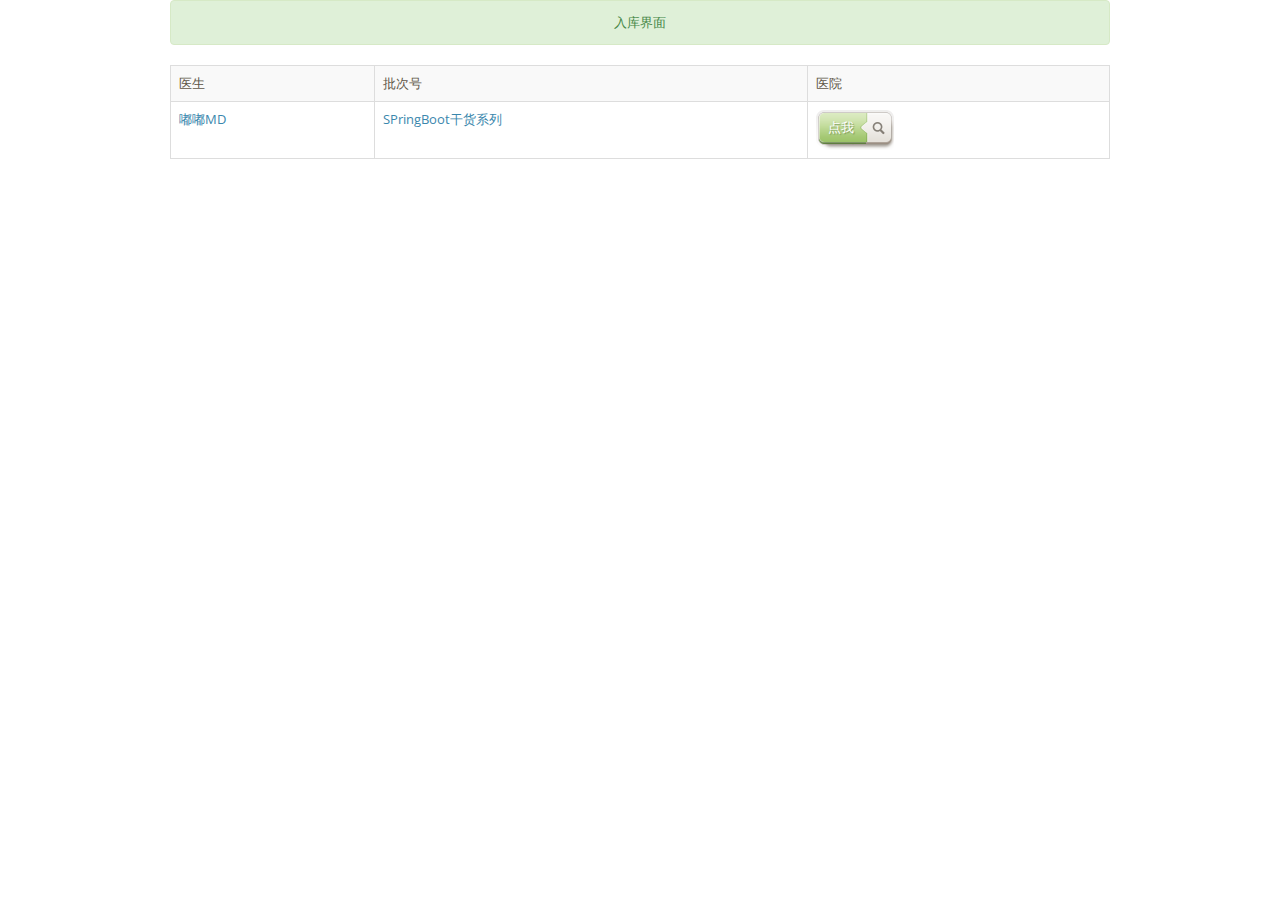
<file: dataProcess/src/main/resources/templates/index.html>
<!DOCTYPE html>
<!--[if lt IE 7 ]><html xmlns:th="http://www.thymeleaf.org" lang="en" class="no-js ie6"> <![endif]-->
<!--[if IE 7 ]><html xmlns:th="http://www.thymeleaf.org" lang="en" class="no-js ie7"> <![endif]-->
<!--[if IE 8 ]><html xmlns:th="http://www.thymeleaf.org" lang="en" class="no-js ie8"> <![endif]-->
<!--[if IE 9 ]><html xmlns:th="http://www.thymeleaf.org" lang="en" class="no-js ie9"> <![endif]-->
<!--[if (gt IE 9)|!(IE)]><!--><html xmlns:th="http://www.thymeleaf.org" lang="en" class="no-js" > <!--<![endif]-->
<head>
    <meta charset="utf-8" />
    <meta name="author" content="" />
    <meta name="keywords" content="" />
    <meta name="viewport" content="width=device-width,initial-scale=1" />
    <title></title>

    <!-- main JS libs -->
    <script src="../static/vanilla-cream-css/js/libs/modernizr.min.js" th:src="@{/vanilla-cream-css/js/libs/modernizr.min.js}"></script>
    <script src="../static/vanilla-cream-css/js/libs/jquery-1.10.0.js" th:src="@{/vanilla-cream-css/js/libs/jquery-1.10.0.js}"></script>
    <script src="../static/vanilla-cream-css/js/libs/jquery-ui.min.js" th:src="@{/vanilla-cream-css/js/libs/jquery-ui.min.js}"></script>
    <script src="../static/vanilla-cream-css/js/libs/bootstrap.min.js" th:src="@{/vanilla-cream-css/js/libs/bootstrap.min.js}"></script>

    <!-- Style CSS -->
    <link rel="stylesheet" href="../static/vanilla-cream-css/css/bootstrap.css" th:href="@{/vanilla-cream-css/css/bootstrap.css}" />
    <link rel="stylesheet" href="../static/vanilla-cream-css/style.css"  th:href="@{/vanilla-cream-css/style.css}"  />
    <!-- scripts -->
    <script src="../static/vanilla-cream-css/js/general.js" th:src="@{/vanilla-cream-css/js/general.js}"></script>

    <!-- Include all needed stylesheets and scripts here -->

    <!--[if lt IE 9]><script src="../static/vanilla-cream-css/js/respond.min.js" th:src="@{/vanilla-cream-css/js/respond.min.js}"></script><![endif]-->
    <!--[if gte IE 9]>
    <style type="text/css">
        .gradient {filter: none !important;}
    </style>
    <![endif]-->
</head>
<body style="background-image: none;">
<div class="body_wrap">
    <div class="container">
        <div class="alert alert-success text-center" role="alert">入库界面</div>
        <table class="table table-striped table-bordered">
            <tr>
                <td>医生</td>
                <td>批次号</td>
                <td>医院</td>
            </tr>
            <!--/*@thymesVar id="learnList" type=""*/-->
            <tr th:each="info : ${stockInfo}" class="text-info">
                <td th:text="${info.userId}">嘟嘟MD</td>
                <td th:text="${info.batchNo}">SPringBoot干货系列</td>
                <td><a href="#" th:href="${info.hospitalId}" class="btn btn-search btn-green" target="_blank"><span>点我</span></a>
                </td>
            </tr>
        </table>

    </div>
    <!--/ container -->
</div>
</body>
</html>
</file>
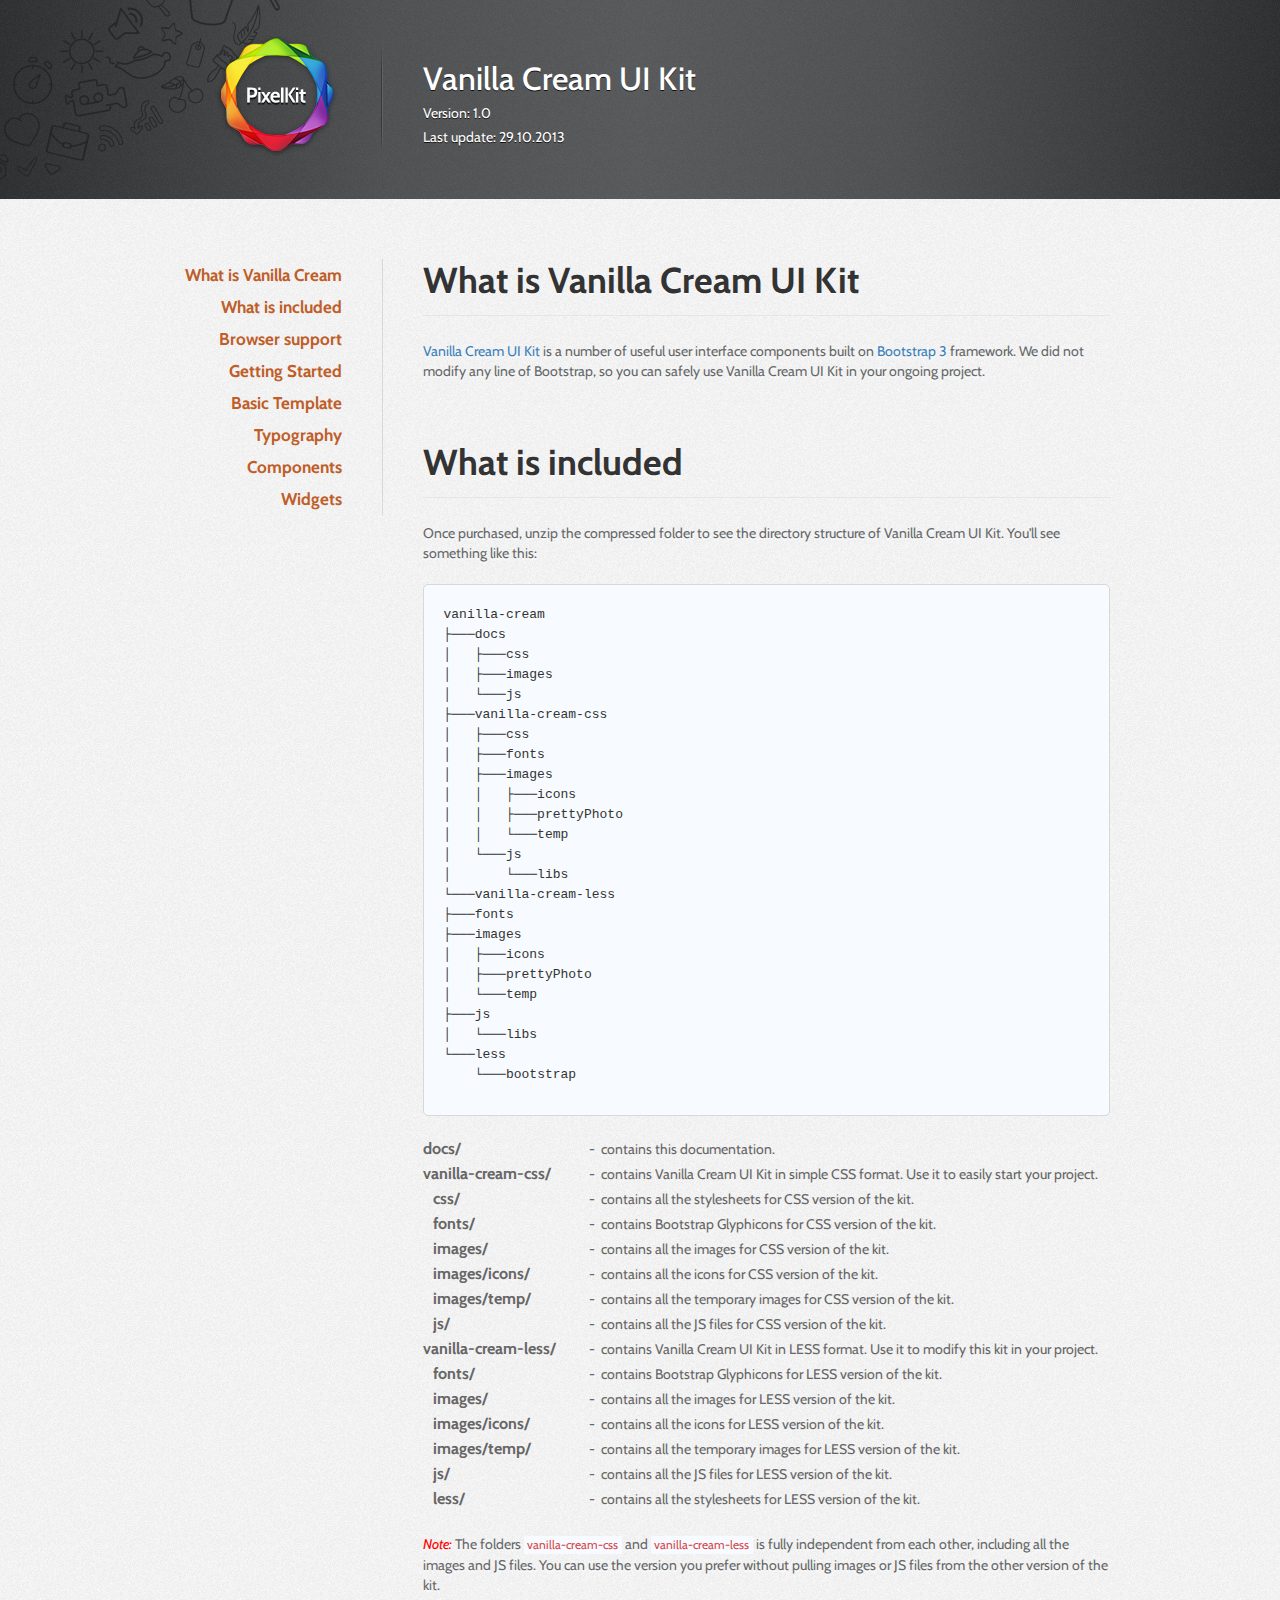
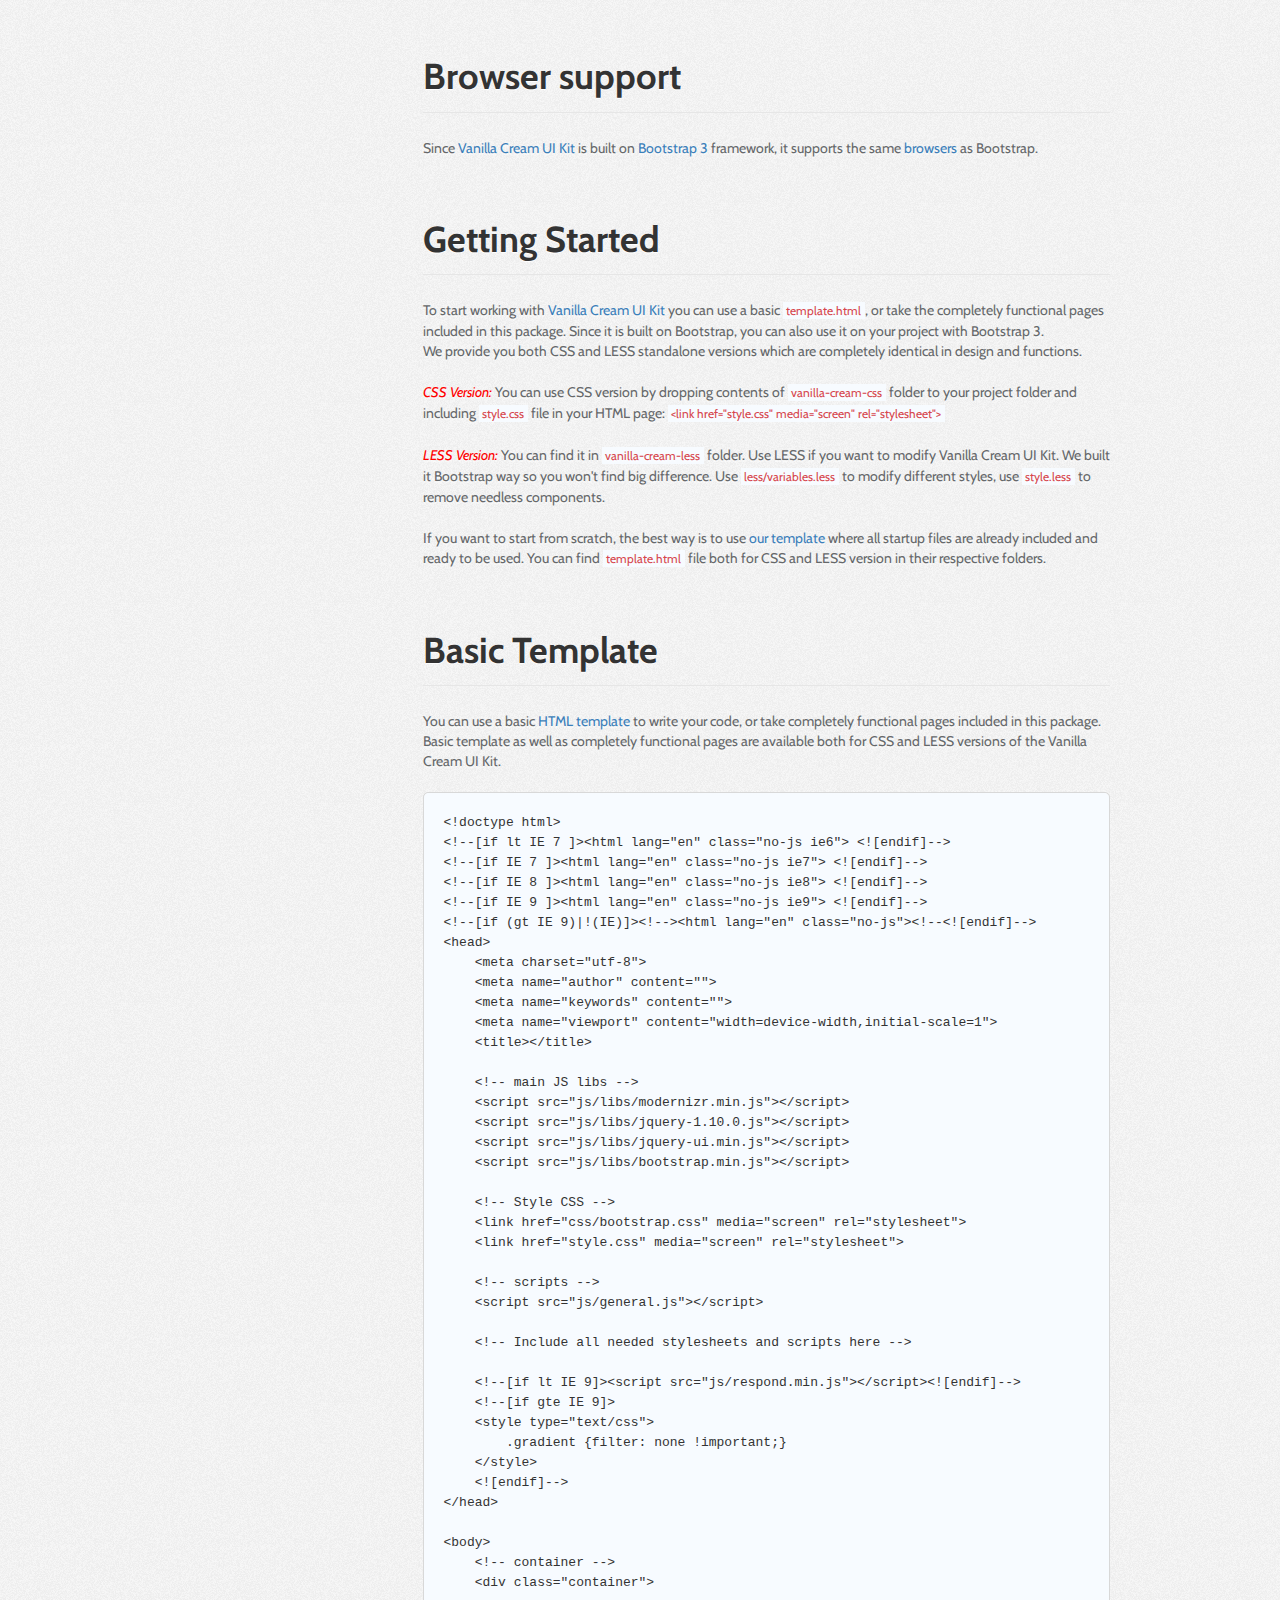
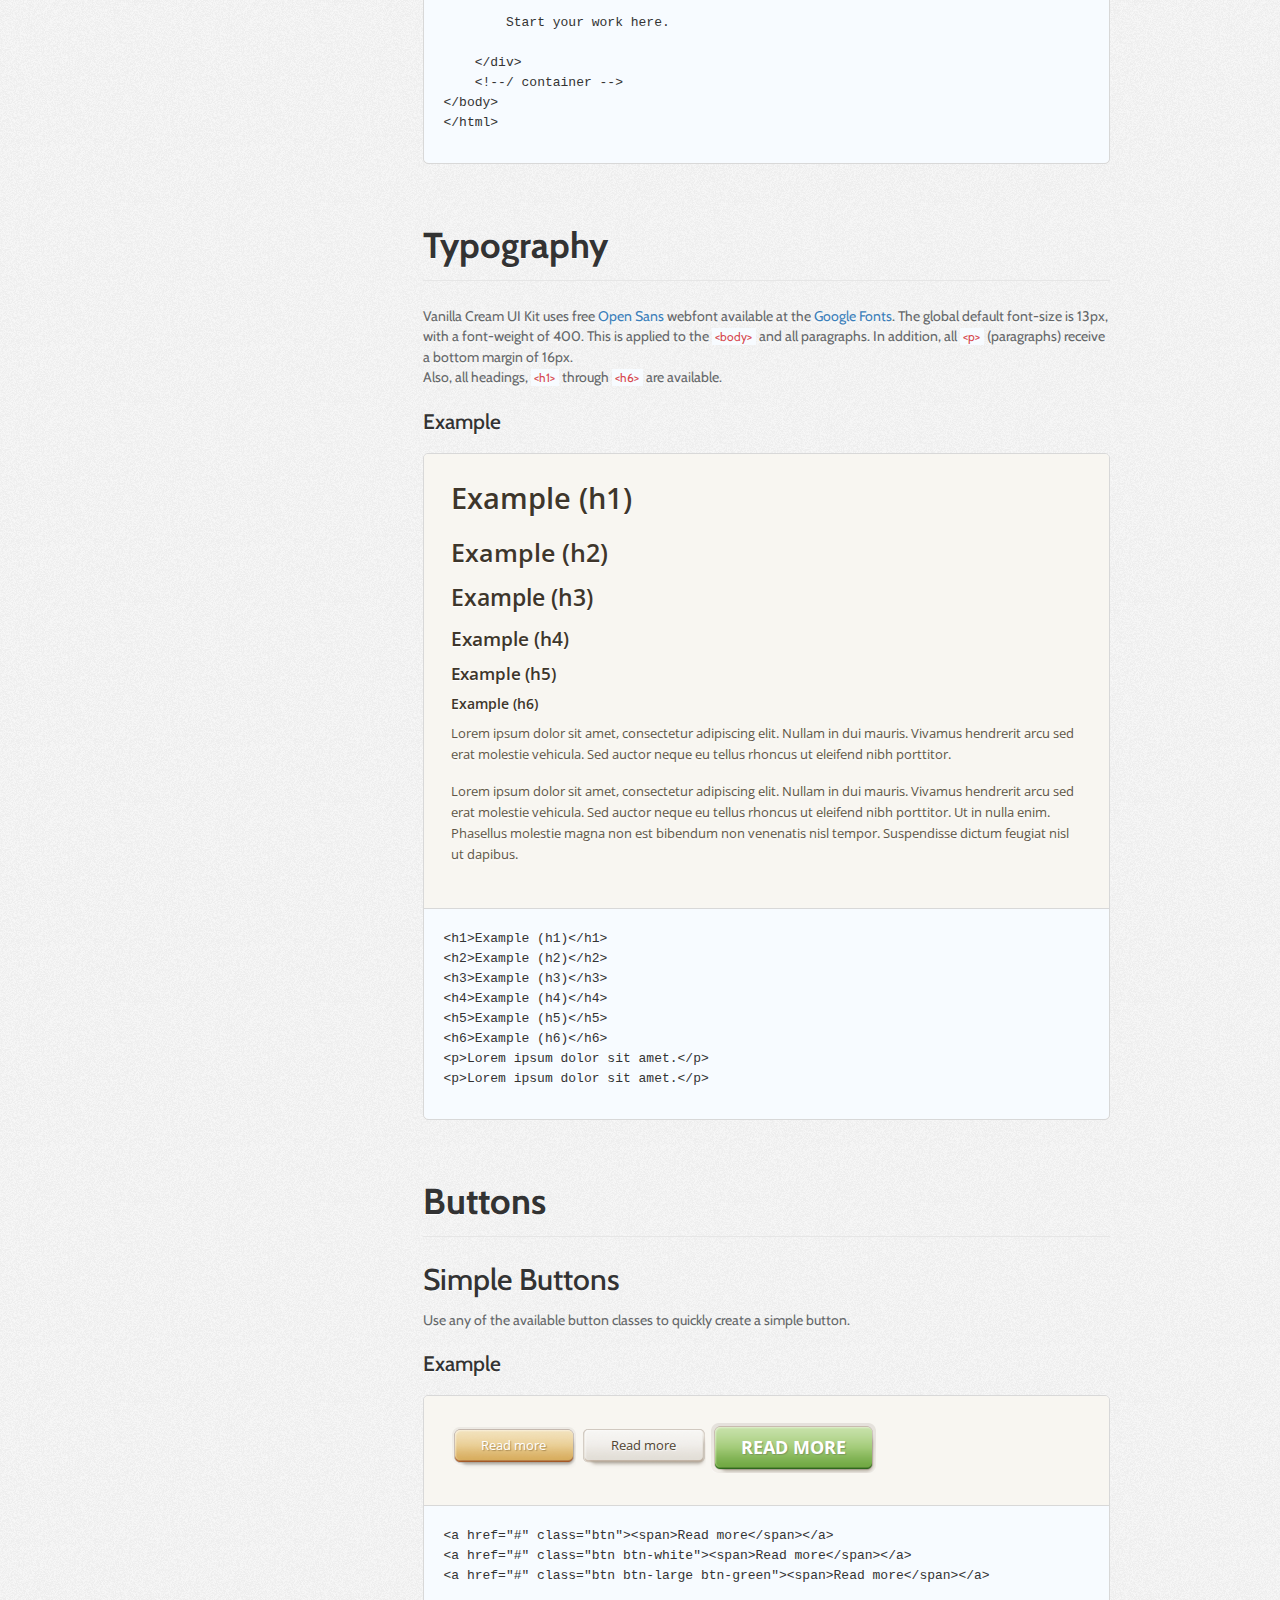
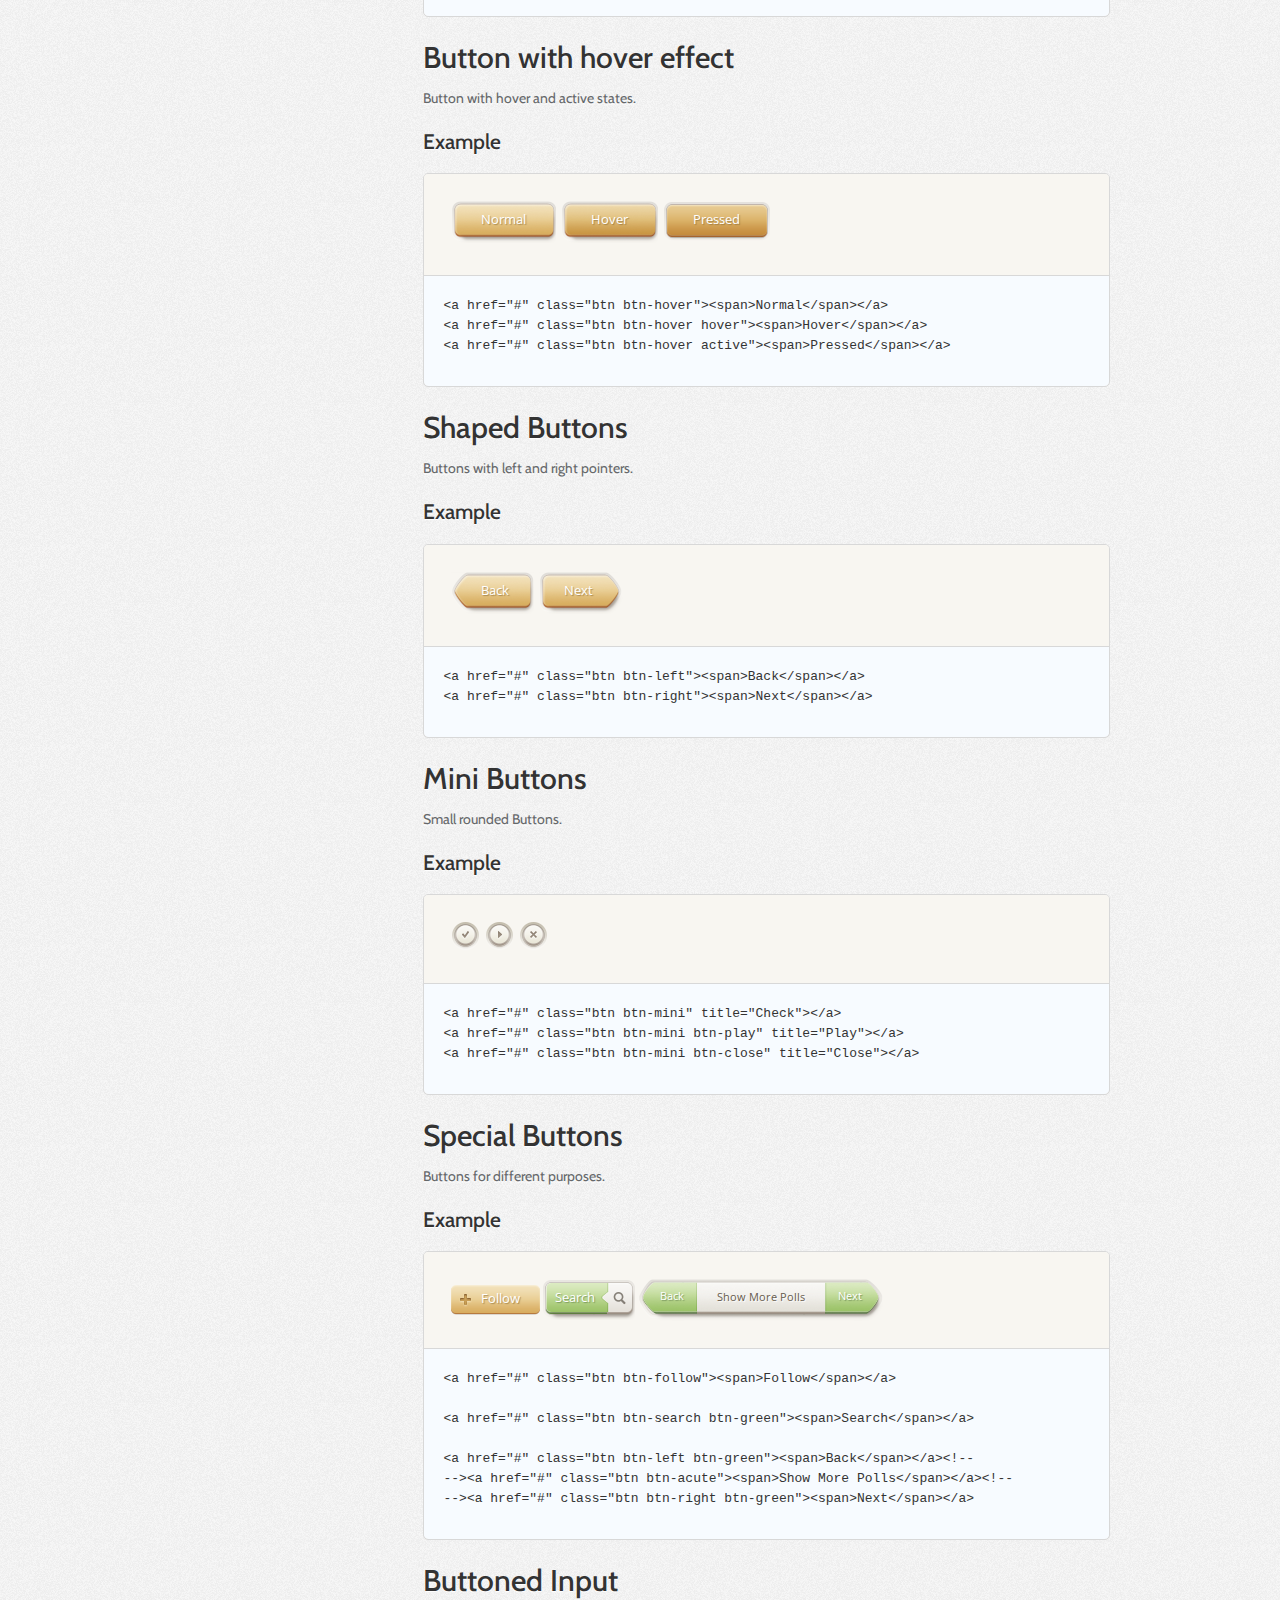
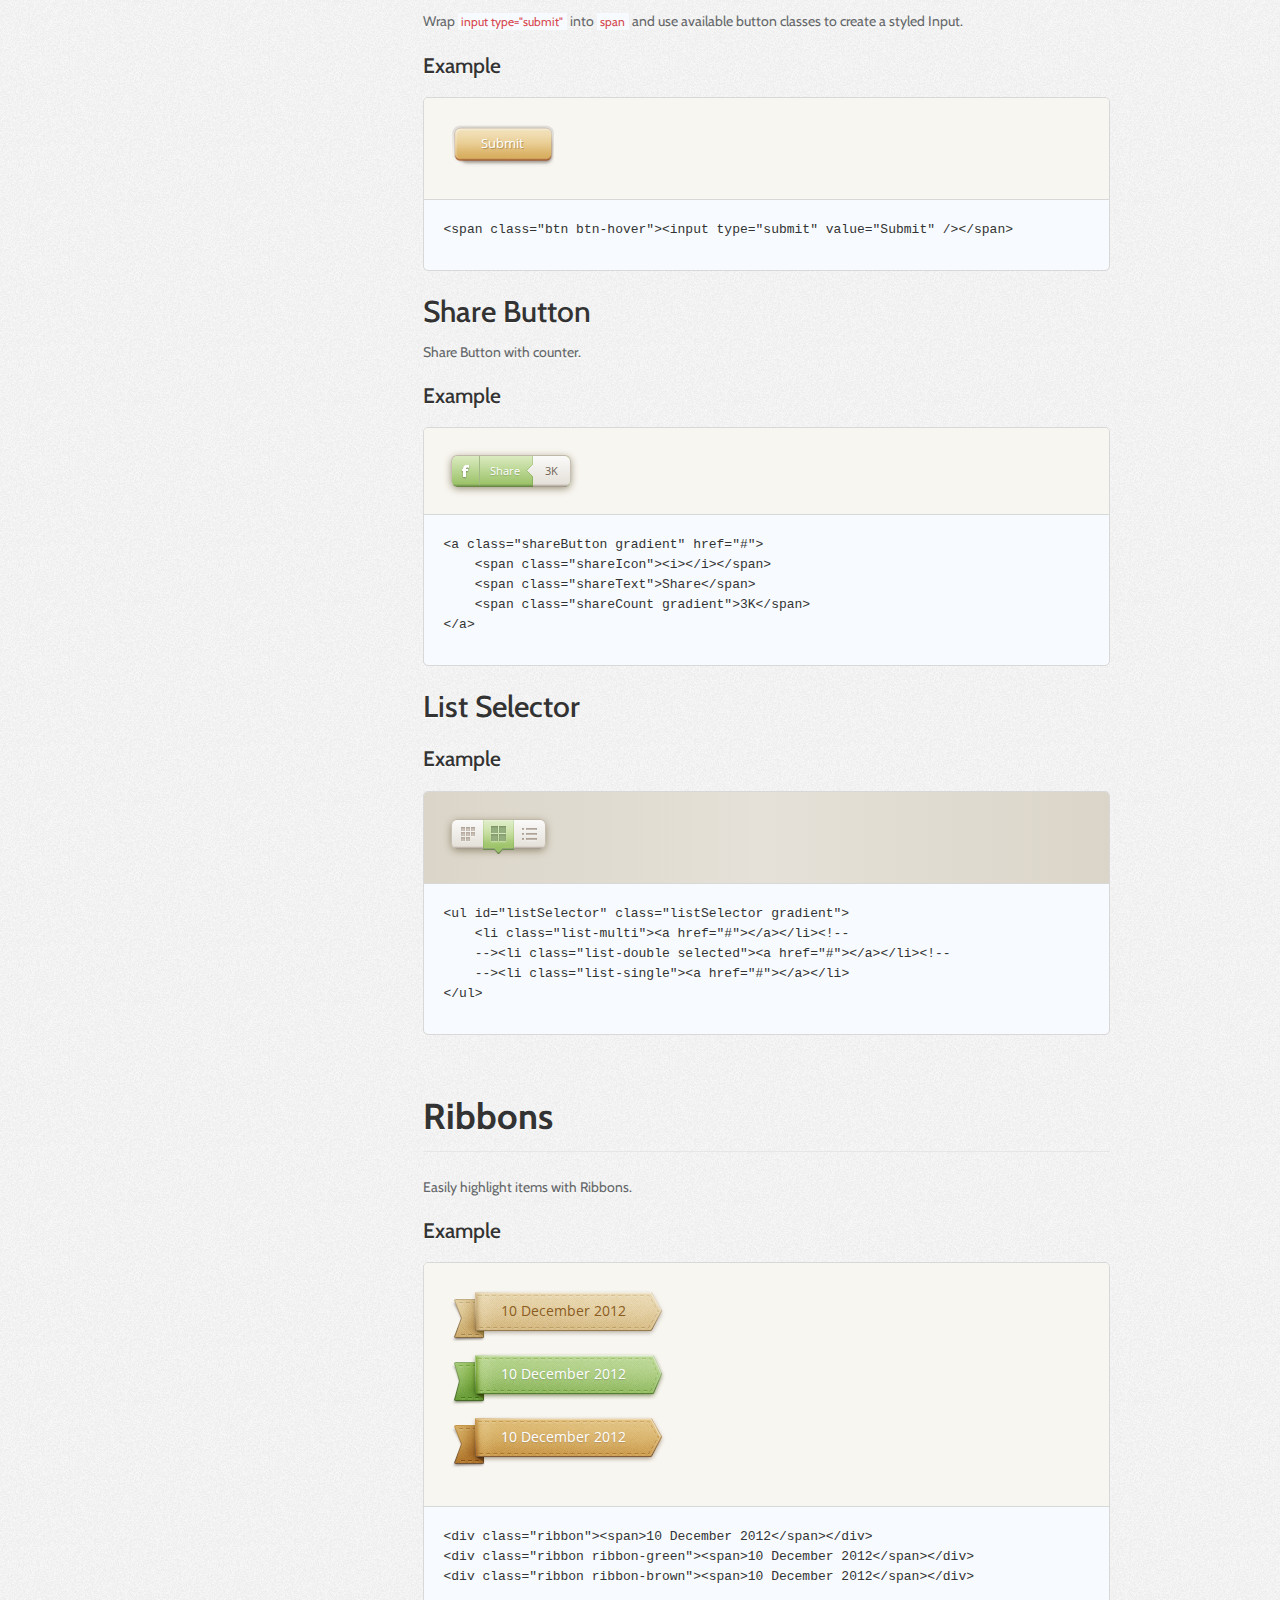
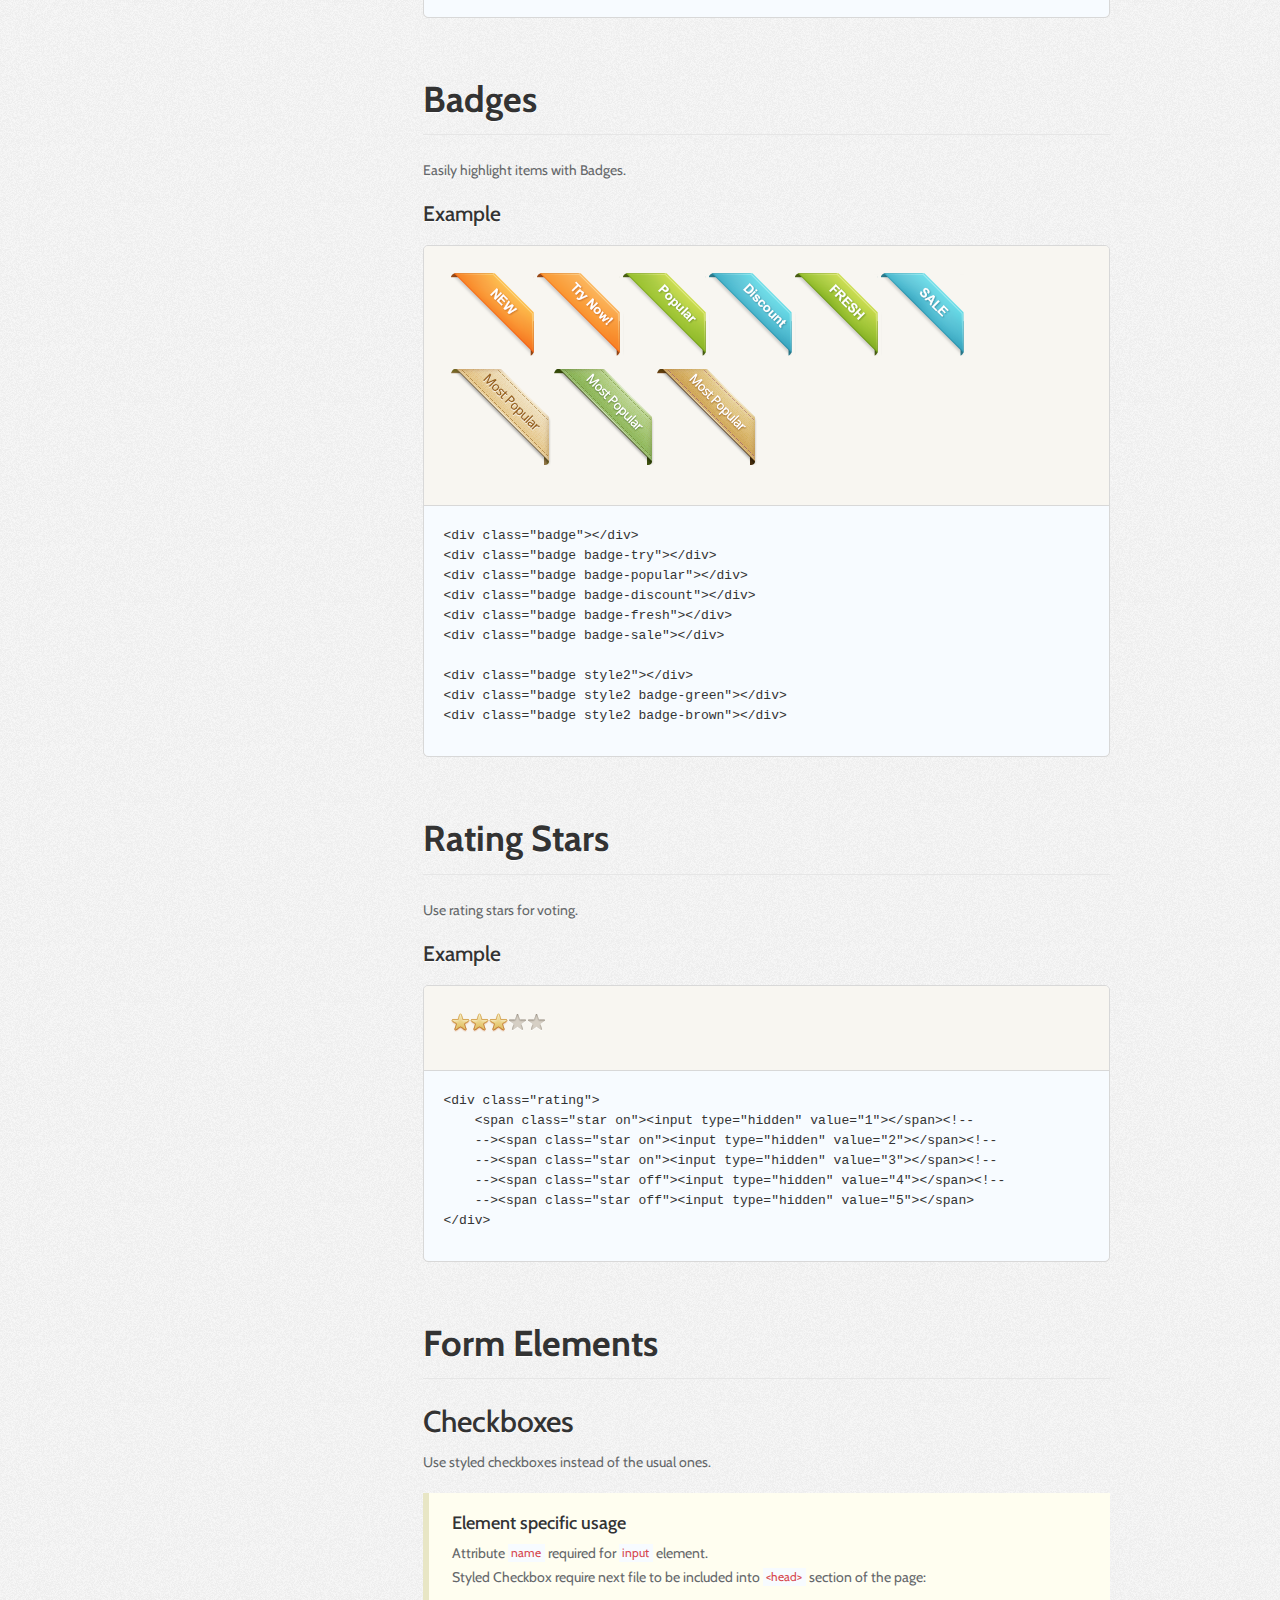
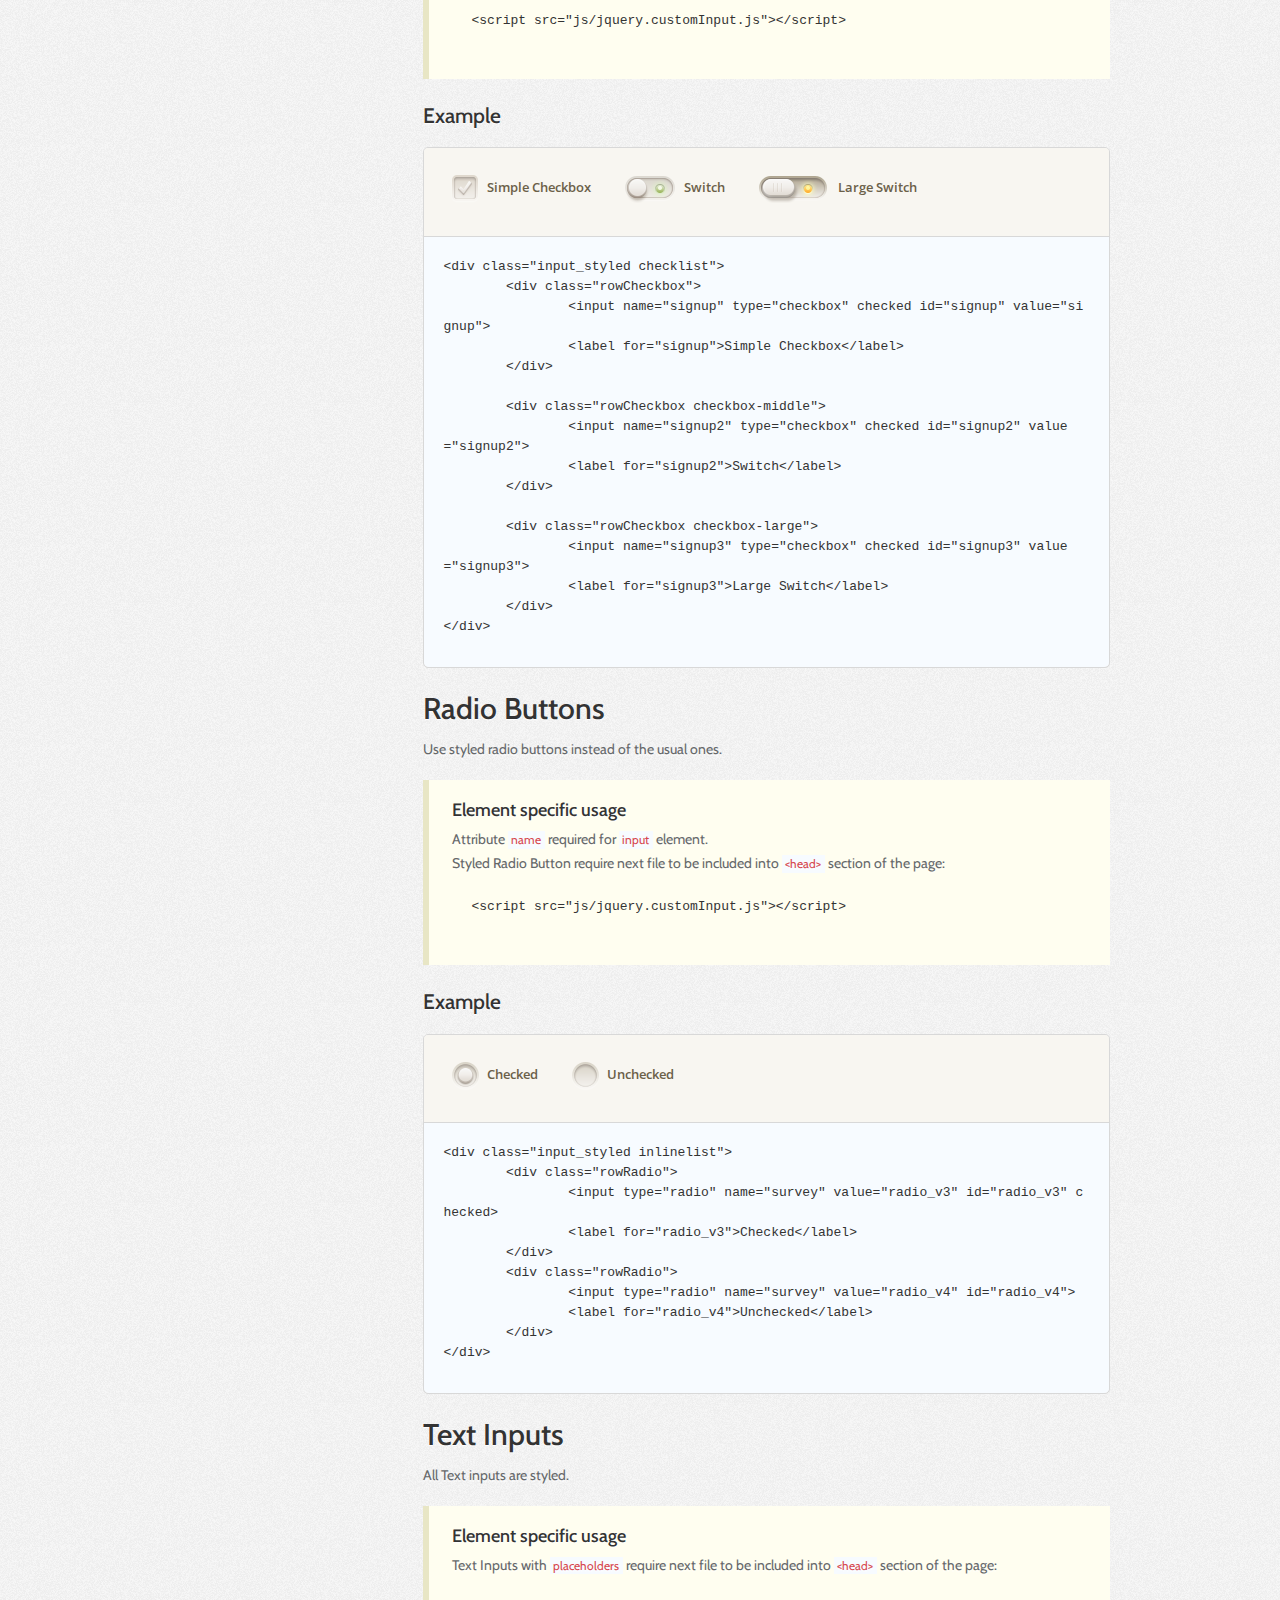
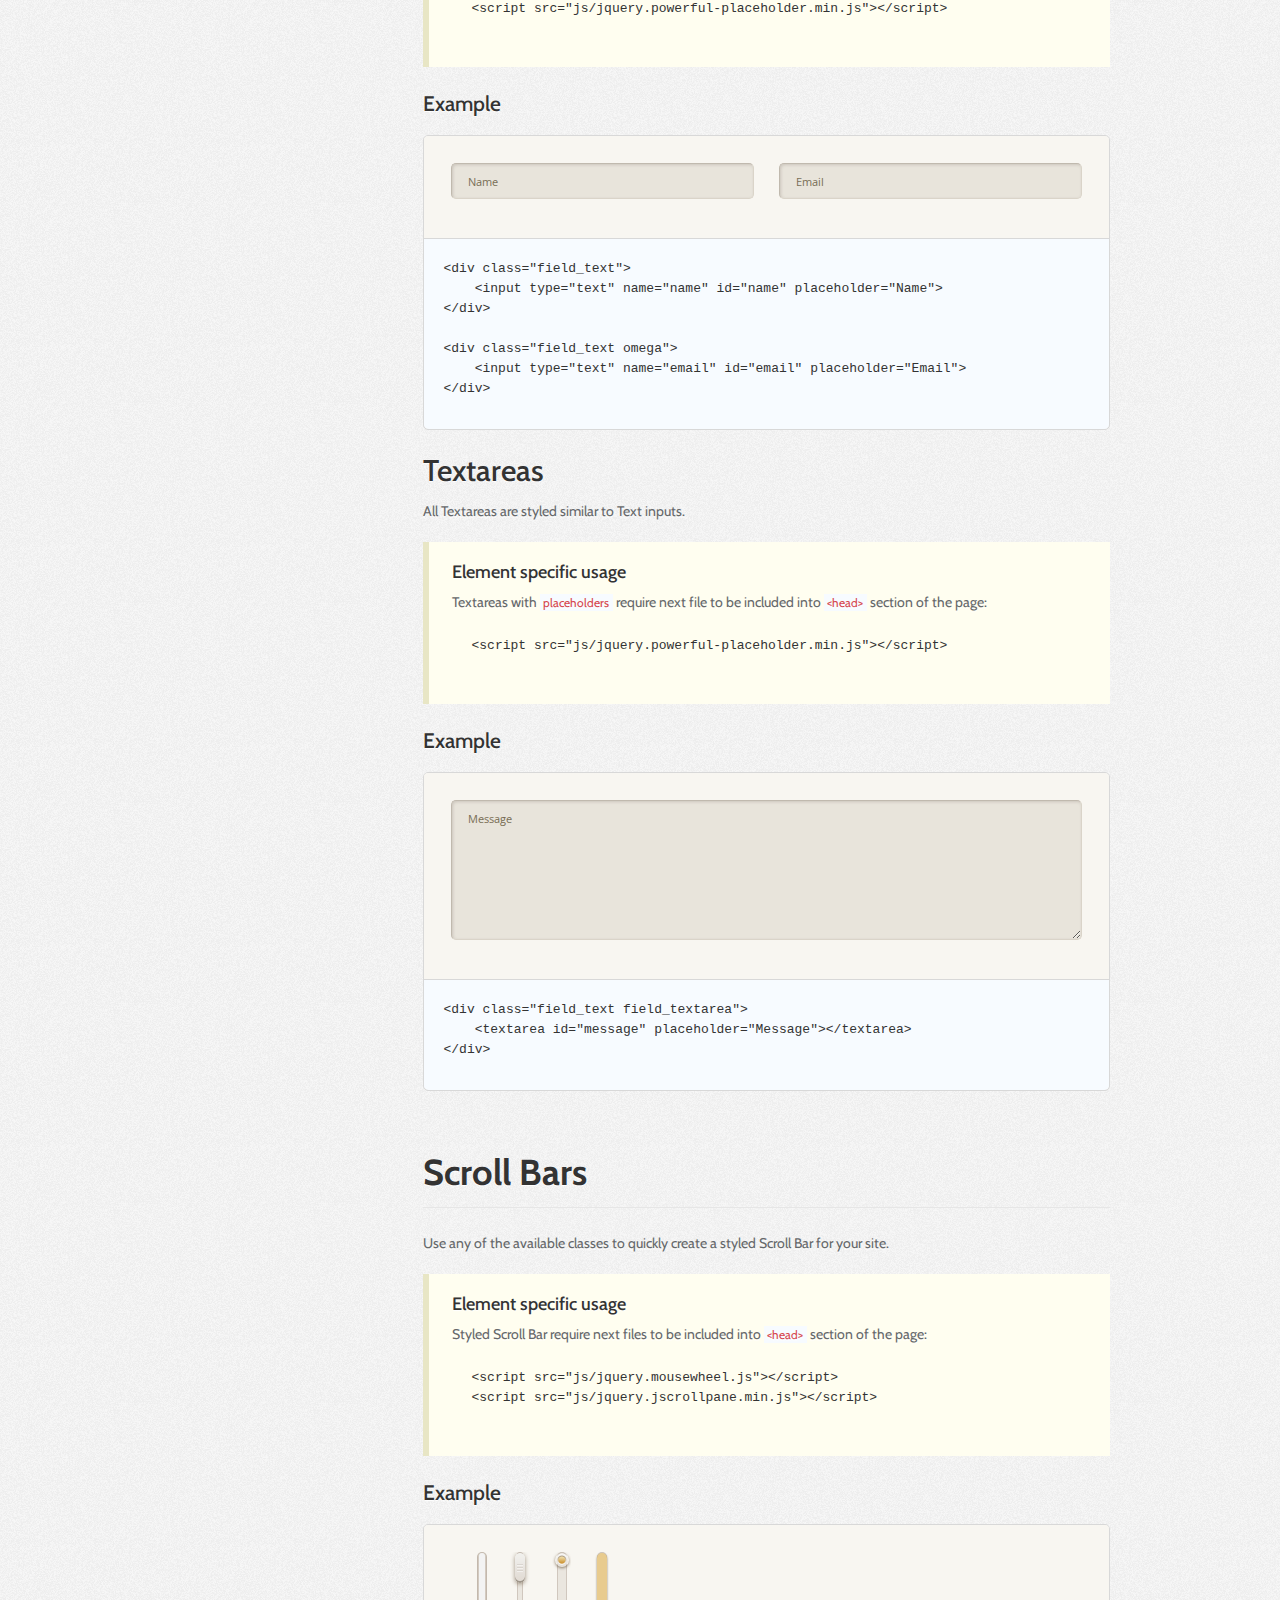
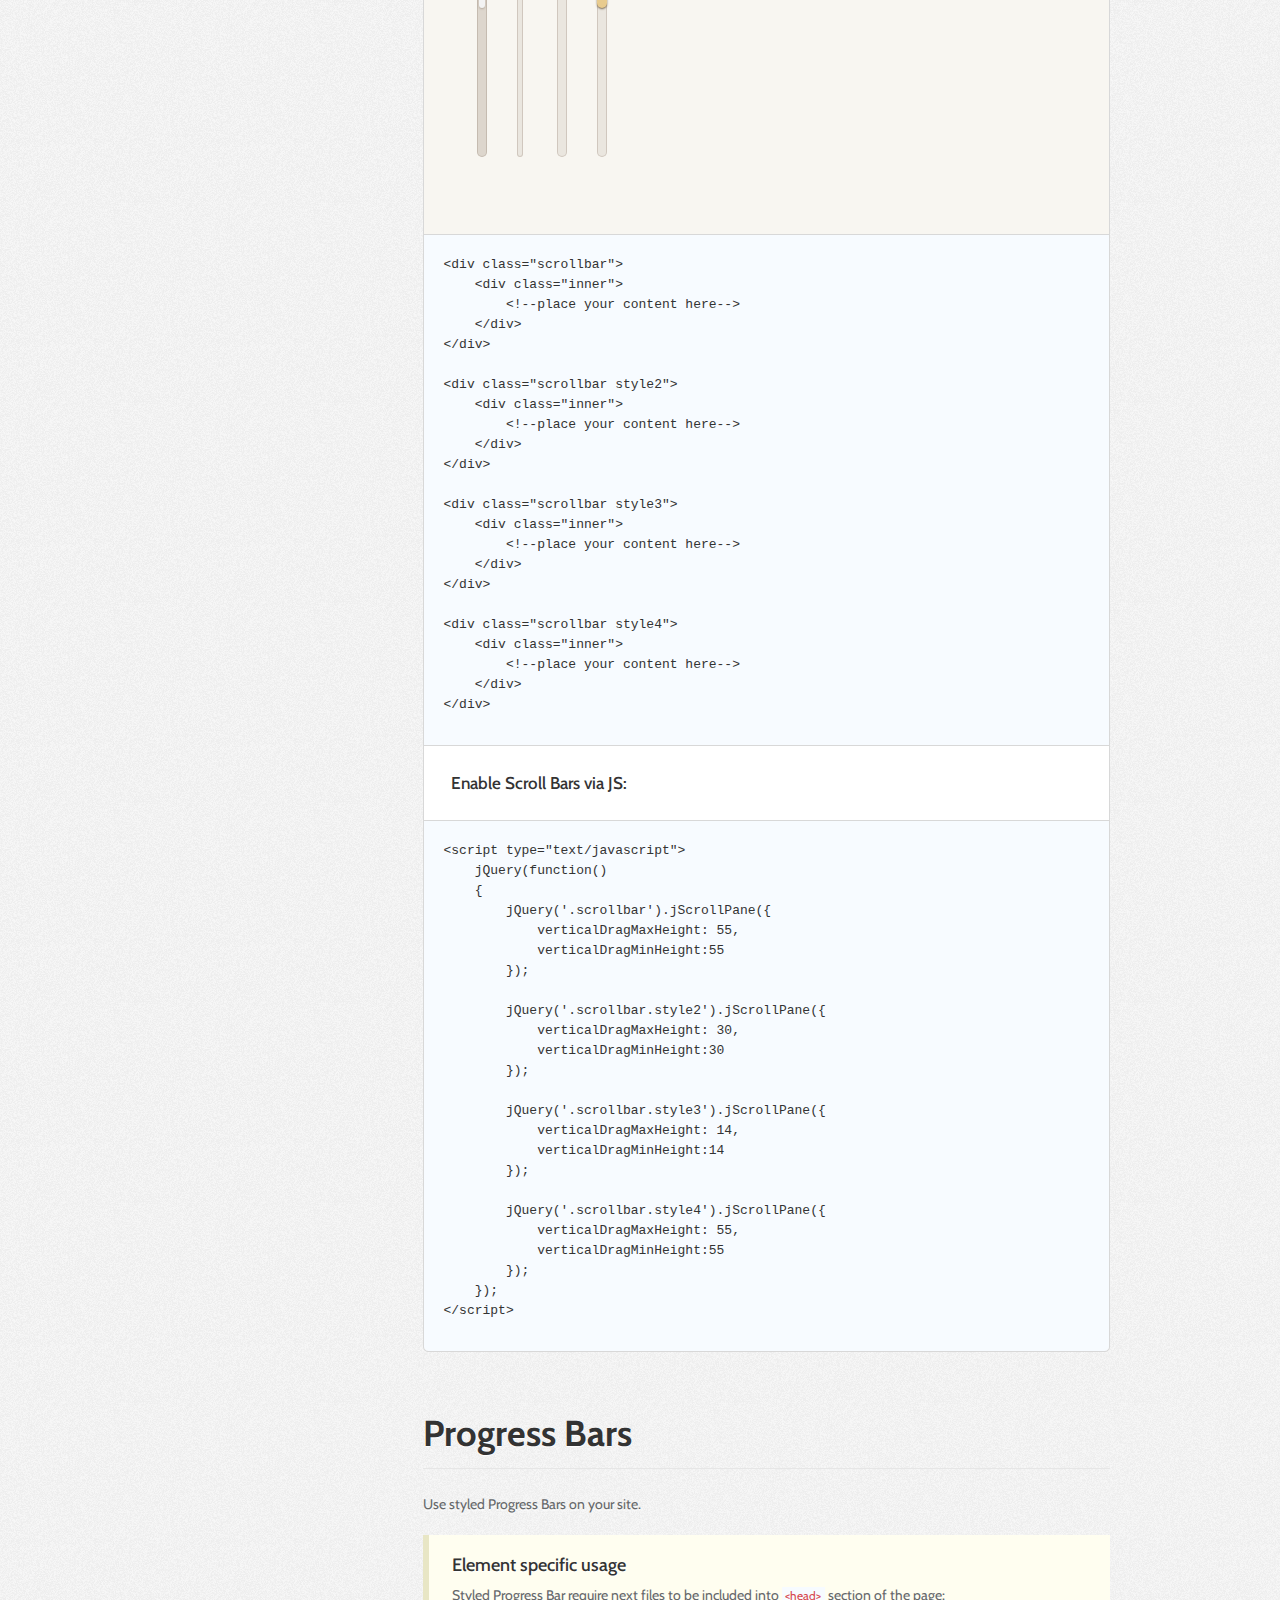
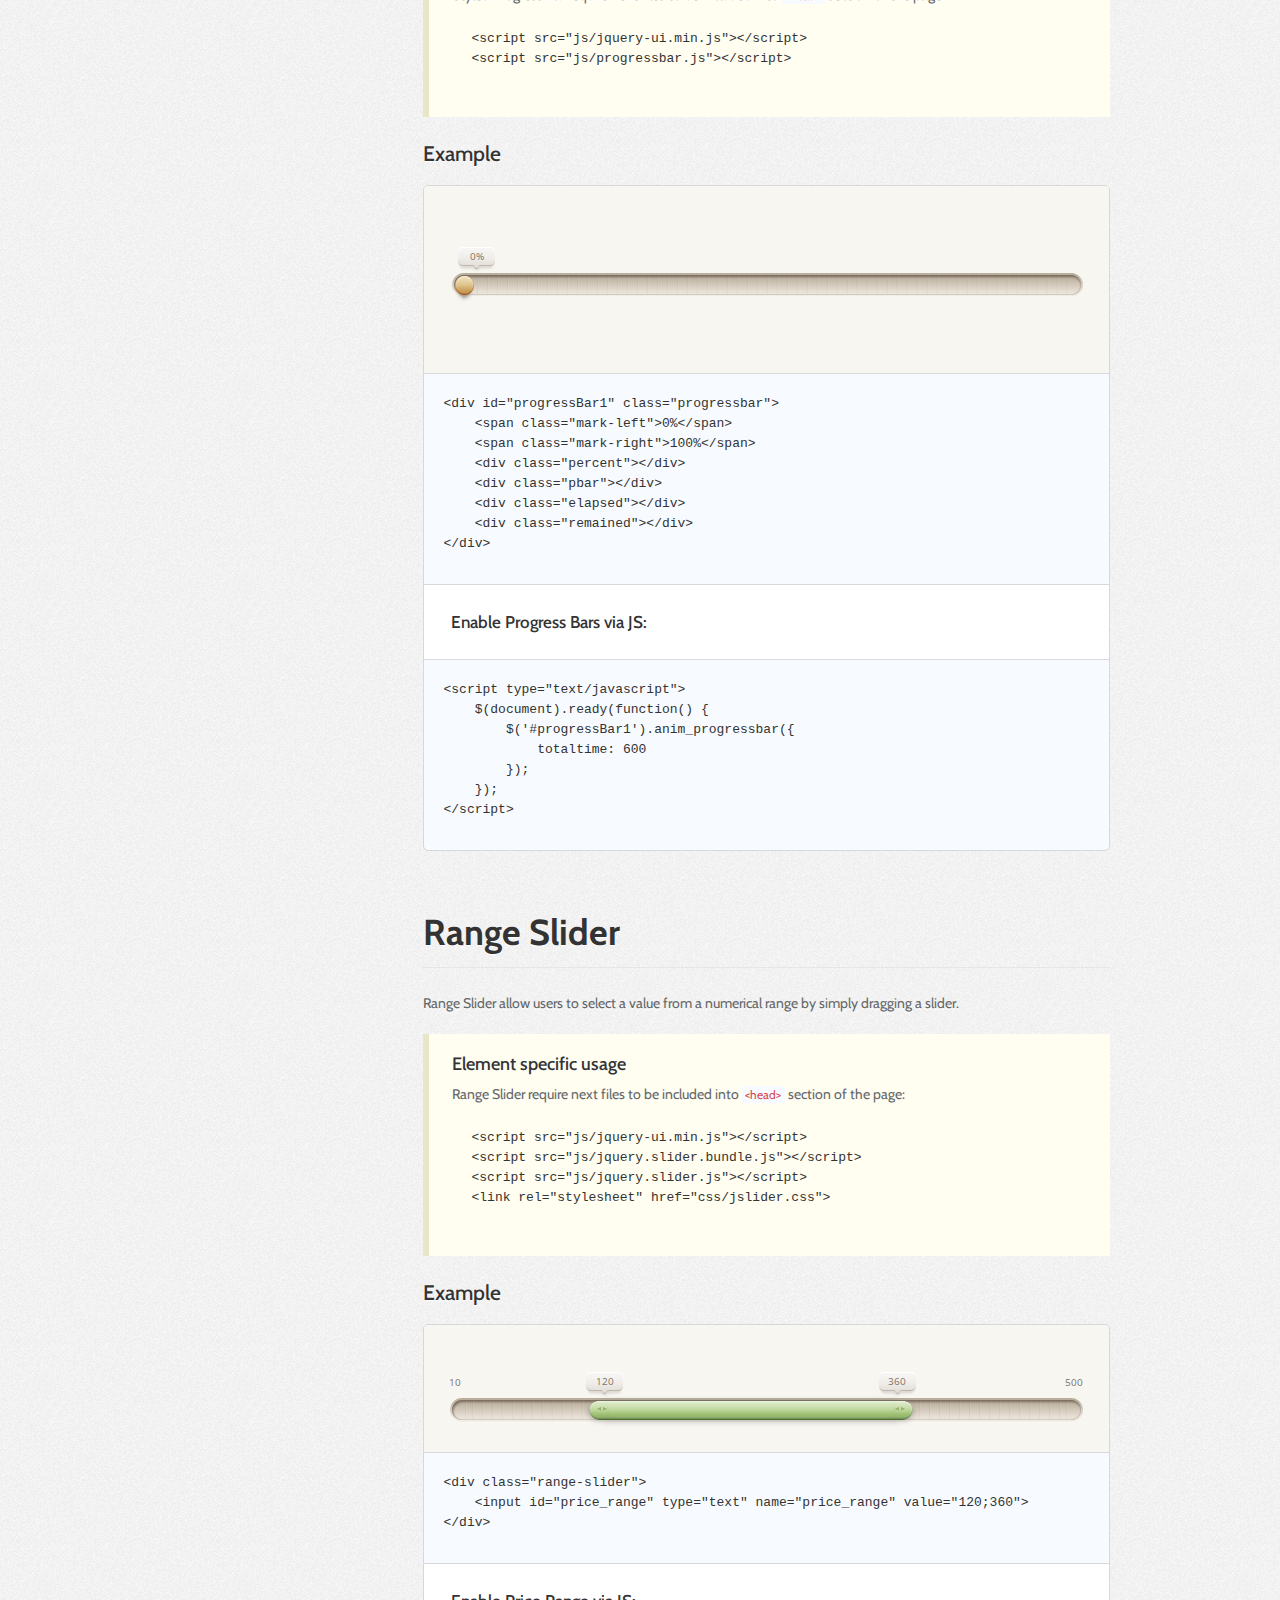
<file: dataProcess/src/main/resources/static/docs/index.html>
<!doctype html>
<!--[if lt IE 7 ]><html lang="en" class="no-js ie6"> <![endif]-->
<!--[if IE 7 ]><html lang="en" class="no-js ie7"> <![endif]-->
<!--[if IE 8 ]><html lang="en" class="no-js ie8"> <![endif]-->
<!--[if IE 9 ]><html lang="en" class="no-js ie9"> <![endif]-->
<!--[if (gt IE 9)|!(IE)]><!--><html lang="en" class="no-js"> <!--<![endif]-->
<head>
<meta charset="utf-8">
<meta name="author" content="ThemeFuse">
<meta name="keywords" content="">
<meta name="viewport" content="width=device-width,initial-scale=1">
<title>Vanilla Cream | Documentation</title>

<!-- main JS libs -->
<script src="../vanilla-cream-css/js/libs/modernizr.min.js"></script>
<script src="../vanilla-cream-css/js/libs/jquery-1.10.0.js"></script>
<script src="../vanilla-cream-css/js/libs/jquery-ui.min.js"></script>
<script src="../vanilla-cream-css/js/libs/bootstrap.min.js"></script>

<!-- Style CSS -->
<link href="../vanilla-cream-css/css/bootstrap.css" media="screen" rel="stylesheet">
<link href="../vanilla-cream-css/style.css" media="screen" rel="stylesheet">
<link href="css/docs.css" media="screen" rel="stylesheet">

<!-- scripts -->
<script src="../vanilla-cream-css/js/general.js"></script>
<script src="js/general.js"></script>

<!-- datepicker -->
<link href="../vanilla-cream-css/css/jquery-ui-1.8.20.custom.css" rel="stylesheet">

<!-- custom input -->
<script src="../vanilla-cream-css/js/jquery.customInput.js"></script>
<script type="text/javascript" src="../vanilla-cream-css/js/custom.js"></script>

<!-- Placeholders -->
<script type="text/javascript" src="../vanilla-cream-css/js/jquery.powerful-placeholder.min.js"></script>

<!-- Multiselect -->
<link rel="stylesheet" href="../vanilla-cream-css/css/chosen.css">
<script src="../vanilla-cream-css/js/jquery.chosen.min.js" type="text/javascript"></script>
<script type="text/javascript">
    jQuery(document).ready(function() {
        jQuery('#contact_name').chosen({ width: "100%" });
    });
</script>
    
<!-- Scroll Bars -->
<script src="../vanilla-cream-css/js/jquery.mousewheel.js"></script>
<script src="../vanilla-cream-css/js/jquery.jscrollpane.min.js"></script>
<script type="text/javascript">
    jQuery(function()
    {
        jQuery('.scrollbar').jScrollPane({
            verticalDragMaxHeight: 55,
            verticalDragMinHeight:55
        });

        jQuery('.scrollbar.style2').jScrollPane({
            verticalDragMaxHeight: 30,
            verticalDragMinHeight:30
        });

        jQuery('.scrollbar.style3').jScrollPane({
            verticalDragMaxHeight: 14,
            verticalDragMinHeight:14
        });

        jQuery('.scrollbar.style4').jScrollPane({
            verticalDragMaxHeight: 55,
            verticalDragMinHeight:55
        });
    });
</script>

<!-- Progress Bars -->
<script src="../vanilla-cream-css/js/progressbar.js"></script>

<!-- range sliders -->
<script src="../vanilla-cream-css/js/jquery.slider.bundle.js"></script>
<script src="../vanilla-cream-css/js/jquery.slider.js"></script>
<link rel="stylesheet" href="../vanilla-cream-css/css/jslider.css">

<!-- Volume, Balance -->
<script type="text/javascript" src="../vanilla-cream-css/js/knobRot-0.2.2.js"></script>

<!-- Video Player -->
<link href="../vanilla-cream-css/css/video-js.css" rel="stylesheet">
<script src="../vanilla-cream-css/js/video.js"></script>

<!-- Audio Player -->
<link href="../vanilla-cream-css/css/jplayer.css" rel="stylesheet">
<script src="../vanilla-cream-css/js/jquery.jplayer.min.js"></script>
<script src="../vanilla-cream-css/js/jplayer.playlist.min.js"></script>
<script type="text/javascript">
    //<![CDATA[
    $(document).ready(function(){

        new jPlayerPlaylist({
            jPlayer: "#jquery_jplayer_1",
            cssSelectorAncestor: "#jp_container_1"
        }, [
            {
                title:"<ul><li class='item-artist'>3 Doors Down&#160;&#8211;&#160;</li><li class='item-song'>Superman</li></ul>",
                mp3:"http://www.jplayer.org/audio/mp3/TSP-05-Your_face.mp3",
                oga:"http://www.jplayer.org/audio/ogg/TSP-05-Your_face.ogg"
            },
            {
                title:"<ul><li class='item-artist'>Daft Punk&#160;&#8211;&#160;</li><li class='item-song'>Get Lucky</li></ul>",
                mp3:"http://www.jplayer.org/audio/mp3/TSP-07-Cybersonnet.mp3",
                oga:"http://www.jplayer.org/audio/ogg/TSP-07-Cybersonnet.ogg"
            },
            {
                title:"<ul><li class='item-artist'>Justin Timberlake&#160;&#8211;&#160;</li><li class='item-song'>Mirrors</li></ul>",
                mp3:"http://www.jplayer.org/audio/mp3/Miaow-07-Bubble.mp3",
                oga:"http://www.jplayer.org/audio/ogg/Miaow-07-Bubble.ogg"
            }
        ], {
            swfPath: "js",
            supplied: "oga, mp3",
            wmode: "window",
            smoothPlayBar: false,
            keyEnabled: false
        });
    });
    //]]>
</script>

<!-- Calendar -->
<script src="../vanilla-cream-css/js/jquery-ui.multidatespicker.js"></script>

<!-- Visual Text Editor -->
<script src="../vanilla-cream-css/js/nicEdit.js"></script>

<!-- Graph Builder -->
<!--[if lte IE 8]><script language="javascript" type="text/javascript" src="../vanilla-cream-css/js/excanvas.min.js"></script><![endif]-->
<script type="text/javascript" src="../vanilla-cream-css/js/jquery.flot.js"></script>
<script type="text/javascript" src="../vanilla-cream-css/js/jquery.flot.resize.js"></script>
<script type="text/javascript">
    $(function() {
        var graphwidth = $('.widget_graph .inner').width();
        $('.widget_graph .graph').css('height', parseInt(graphwidth/1.7));
        $(window).resize(function() {
            graphwidth = $('.widget_graph .inner').width();
            $('.widget_graph .graph').css('height', parseInt(graphwidth/1.7));
        });

        var d1 = [[0, 9], [1, 23], [1.8, 7], [2.2, 24], [2.8, 18], [4, 36]];
        var graphholder = $("#graph");
        var plot = $.plot(graphholder, [d1], {
            colors: ["#669146", "#afd8f8", "#cb4b4b", "#4da74d", "#9440ed"],
            xaxis: {
                min: null,
                max: null
            },
            yaxis: {
                autoscaleMargin: 0.02
            },
            series: {
                lines: {
                    show: true,
                    lineWidth: 2,
                    fill: true,
                    fillColor: "rgba(188,176,150,0.3)"
                },
                points: {
                    show: true,
                    radius: 4,
                    lineWidth: 2,
                    fillColor: "#f6f3ee"
                }
            },
            grid: {
                hoverable: true,
                clickable: true,
                margin: 12,
                color: "#a09d96",
                borderColor: "#b7ab92"
            }
        });

        function showTooltip(x, y, contents) {
            $("<div id='graph-tooltip'>" + contents + "</div>").css({top: y - 36, left: x - 19}).appendTo("body").fadeIn(200);
        };

        var previousPoint = null;
        $("#graph").on("plothover", function (event, pos, item) {

            if (item) {
                if (previousPoint != item.dataIndex) {

                    previousPoint = item.dataIndex;

                    $("#graph-tooltip").remove();
                    var x = item.datapoint[0].toFixed(2),
                            y = item.datapoint[1].toFixed(2);

                    showTooltip(item.pageX, item.pageY, '$' + y*100);
                }
            } else {
                $("#graph-tooltip").remove();
                previousPoint = null;
            }
        });
    });
</script>

<!-- SyntaxHighlighter -->
<script src="https://google-code-prettify.googlecode.com/svn/loader/run_prettify.js"></script>
<link href="css/prettify.css" rel="stylesheet">

<!--[if lt IE 9]><script src="../vanilla-cream-css/js/respond.min.js"></script><![endif]-->
<!--[if gte IE 9]>
<style type="text/css">
    .gradient {filter: none !important;}
</style>
<![endif]-->
</head>

<body>
<div class="body_wrap">

    <header class="header-demo">
        <div class="inner gradient">
            <!-- container -->
            <div class="container">
                <!-- row -->
                <div class="row">
                    <div class="col-sm-3">
                        <div class="logo"><img src="images/logo.png" alt="" /></div>
                    </div>

                    <div class="col-sm-9">
                        <h1>Vanilla Cream UI Kit</h1>
                        <span>Version: 1.0</span>
                        <span>Last update: 29.10.2013</span>
                    </div>
                </div>
                <!--/ row-->
            </div>
            <!--/ container -->
        </div>
    </header>

    <!-- container -->
    <div class="container">
        <!-- row -->
        <div class="row">
            <div class="col-sm-3">
                <div class="sidebar-demo hidden-print" role="complementary" data-spy="affix" data-offset-top="200">
                    <ul class="nav">
						<li><a href="#about">What is Vanilla Cream</a></li>
						<li><a href="#what-included">What is included</a></li>
						<li><a href="#browser">Browser support</a></li>
						<li><a href="#getting-started">Getting Started</a></li>
						<li><a href="#template">Basic Template</a></li>
						<li><a href="#typography">Typography</a></li>
                        <li>
                            <a href="#buttons">Components</a>
                            <ul class="nav">
                                <li>
                                    <a href="#buttons">Buttons</a>
                                    <ul class="nav">
                                        <li><a href="#buttons-simple">Simple Buttons</a></li>
                                        <li><a href="#buttons-hovered">Hovered Button</a></li>
                                        <li><a href="#buttons-shaped">Shaped Buttons</a></li>
                                        <li><a href="#buttons-mini">Mini Buttons</a></li>
                                        <li><a href="#buttons-special">Special Buttons</a></li>
                                        <li><a href="#buttons-input">Buttoned Input</a></li>
                                        <li><a href="#buttons-share">Share Button</a></li>
                                        <li><a href="#buttons-list">List Selector</a></li>
                                    </ul>
                                </li>
                                <li><a href="#ribbons">Ribbons</a></li>
                                <li><a href="#badges">Badges</a></li>
                                <li><a href="#rating-stars">Rating Stars</a></li>
                                <li>
                                    <a href="#form">Form Elements</a>
                                    <ul class="nav">
                                        <li><a href="#form-checkboxes">Checkboxes</a></li>
                                        <li><a href="#form-radios">Radio Buttons</a></li>
                                        <li><a href="#form-inputs">Text Inputs</a></li>
                                        <li><a href="#form-textarea">Textareas</a></li>
                                    </ul>
                                </li>
                                <li><a href="#scroll-bars">Scroll Bars</a></li>
                                <li><a href="#progress-bars">Progress bars</a></li>
                                <li><a href="#range-slider">Range Slider</a></li>
                                <li>
                                    <a href="#knobs">Knobs</a>
                                    <ul class="nav">
                                        <li><a href="#knobs-volume">Volume</a></li>
                                        <li><a href="#knobs-balance">Balance</a></li>
                                      </ul>
                                </li>
                                <li>
                                    <a href="#navigation">Navigation</a>
                                    <ul class="nav">
                                        <li><a href="#website-menu">Website Menu</a></li>
                                        <li><a href="#dropdown-menu">Dropdown Menu</a></li>
                                    </ul>
                                </li>
                                <li><a href="#tabs">Tabs</a></li>
                            </ul>
                        </li>

                        <li>
                            <a href="#forms">Widgets</a>
                            <ul class="nav">
                                <li>
                                    <a href="#forms">Forms</a>
                                    <ul class="nav">
                                        <li><a href="#forms-contact">Contact Form</a></li>
                                        <li><a href="#forms-login">Login Form</a></li>
                                        <li><a href="#forms-search">Search Form</a></li>
                                    </ul>
                                </li>
                                <li>
                                    <a href="#pricing">Pricing</a>
                                    <ul class="nav">
                                        <li><a href="#pricing-def">Default style</a></li>
                                        <li><a href="#pricing-alt">Alternative style</a></li>
                                    </ul>
                                </li>
                                <li><a href="#content-box">Content Box</a></li>
                                <li><a href="#message-field">Message Field</a></li>
                                <li><a href="#video-player">Video Player</a></li>
                                <li><a href="#audio-player">Audio Player</a></li>
                                <li>
                                    <a href="#sliders">Sliders</a>
                                    <ul class="nav">
                                        <li><a href="#sliders-image">Image Slider</a></li>
                                    </ul>
                                </li>
                                <li><a href="#widget-calendar">Calendar</a></li>
                                <li><a href="#user-profile">User Profile</a></li>
                                <li><a href="#flot-graph">Graph</a></li>
                            </ul>
                        </li>
                    </ul>
                </div>
            </div>

            <div class="col-sm-9">
                <!-- content -->
                <div class="content-demo" role="main">

                    <!-- What is this -->
                    <div class="section-demo">
                        <h2 id="about">What is Vanilla Cream UI Kit</h2>

                        <div class="description">
                            <p><a href="http://pixelkit.com/previews/light-ui-kit/" target="_blank">Vanilla Cream UI Kit</a> is a number of useful user interface components built on <a href="http://getbootstrap.com" target="_blank">Bootstrap 3</a> framework. We did not modify any line of Bootstrap, so you can safely use Vanilla Cream UI Kit in your ongoing project.</p>
                        </div>

                    </div>
                    <!--/ What is this -->

                    <!-- What's included -->
                    <div class="section-demo">
                        <h2 id="what-included">What is included</h2>

                        <div class="description">
                            <p>Once purchased, unzip the compressed folder to see the directory structure of Vanilla Cream UI Kit. You'll see something like this:</p>
                        </div>
                        <div class="example">
                            <div class="example-code">
                                    <pre class="prettyprint">
vanilla-cream
├───docs
│   ├───css
│   ├───images
│   └───js
├───vanilla-cream-css
│   ├───css
│   ├───fonts
│   ├───images
│   │   ├───icons
│   │   ├───prettyPhoto
│   │   └───temp
│   └───js
│       └───libs
└───vanilla-cream-less
├───fonts
├───images
│   ├───icons
│   ├───prettyPhoto
│   └───temp
├───js
│   └───libs
└───less
    └───bootstrap
                                    </pre>
                            </div>
                        </div>
                        <div class="description">
                            <dl class="clearfix">
                                <dt class="parent">docs/</dt><dd>contains this documentation.</dd>
                                <dt class="parent">vanilla-cream-css/</dt><dd>contains Vanilla Cream UI Kit in simple CSS format. Use it to easily start your project.</dd>
                                <dt>css/</dt><dd>contains all the stylesheets for CSS version of the kit.</dd>
                                <dt>fonts/</dt><dd>contains Bootstrap Glyphicons for CSS version of the kit.</dd>
                                <dt>images/</dt><dd>contains all the images for CSS version of the kit.</dd>
                                <dt>images/icons/</dt><dd>contains all the icons for CSS version of the kit.</dd>
                                <dt>images/temp/</dt><dd>contains all the temporary images for CSS version of the kit.</dd>
                                <dt>js/</dt><dd>contains all the JS files for CSS version of the kit.</dd>

                                <dt class="parent">vanilla-cream-less/</dt><dd>contains Vanilla Cream UI Kit in LESS format. Use it to modify this kit in your project.</dd>
                                <dt>fonts/</dt><dd>contains Bootstrap Glyphicons for LESS version of the kit.</dd>
                                <dt>images/</dt><dd>contains all the images for LESS version of the kit.</dd>
                                <dt>images/icons/</dt><dd>contains all the icons for LESS version of the kit.</dd>
                                <dt>images/temp/</dt><dd>contains all the temporary images for LESS version of the kit.</dd>
                                <dt>js/</dt><dd>contains all the JS files for LESS version of the kit.</dd>
                                <dt>less/</dt><dd>contains all the stylesheets for LESS version of the kit.</dd>
                            </dl>

                            <p><em>Note:</em> The folders <code>vanilla-cream-css</code> and <code>vanilla-cream-less</code> is fully independent from each other, including all the images and JS files. You can use the version you prefer without pulling images or JS files from the other version of the kit.</p>
                        </div>
                    </div>
                    <!--/ What's included -->

                    <!-- Browser support -->
                    <div class="section-demo">
                        <h2 id="browser">Browser support</h2>

                        <div class="description">
                            <p>Since <a href="http://pixelkit.com/previews/light-ui-kit/" target="_blank">Vanilla Cream UI Kit</a> is built on <a href="http://getbootstrap.com" target="_blank">Bootstrap 3</a> framework, it supports the same <a href="http://getbootstrap.com/getting-started/#browsers" target="_blank">browsers</a> as Bootstrap.</p>
                        </div>

                    </div>
                    <!--/ Browser support -->

                    <!-- Getting Started -->
                    <div class="section-demo">
                        <h2 id="getting-started">Getting Started</h2>

                        <div class="description">
                            <p>To start working with <a href="http://pixelkit.com/previews/light-ui-kit/" target="_blank">Vanilla Cream UI Kit</a> you can use a basic <code>template.html</code>, or take the completely functional pages included in this package. Since it is built on Bootstrap, you can also use it on your project with Bootstrap 3.
                                <br />
                                We provide you both CSS and LESS standalone versions which are completely identical in design and functions.
                            </p>
                            <p>
                                <em>CSS Version:</em> You can use CSS version by dropping contents of <code>vanilla-cream-css</code> folder to your project folder and including <code>style.css</code> file in your HTML page: <code>&lt;link href="style.css" media="screen" rel="stylesheet"></code>
                            </p>
                            <p>
                                <em>LESS Version:</em> You can find it in <code>vanilla-cream-less</code> folder. Use LESS if you want to modify Vanilla Cream UI Kit. We built it Bootstrap way so you won't find big difference. Use <code>less/variables.less</code> to modify different styles, use <code>style.less</code> to remove needless components.
                            </p>
                            <p>
                                If you want to start from scratch, the best way is to use <a href="#template">our template</a> where all startup files are already included and ready to be used. You can find <code>template.html</code> file both for CSS and LESS version in their respective folders.
                            </p>
                        </div>

                    </div>
                    <!-- Getting Started -->

                    <!-- Basic Template -->
                    <div class="section-demo">
                        <h2 id="template">Basic Template</h2>

                        <div class="description">
                            <p>You can use a basic <a href="../vanilla-cream-css/template.html" target="_blank">HTML template</a> to write your code, or take completely functional pages included in this package. Basic template as well as completely functional pages are available both for CSS and LESS versions of the Vanilla Cream UI Kit.</p>
                        </div>
                        <div class="example">
                            <div class="example-code">
                                <pre class="prettyprint">
&lt;!doctype html>
&lt;!--[if lt IE 7 ]>&lt;html lang="en" class="no-js ie6"> &lt;![endif]-->
&lt;!--[if IE 7 ]>&lt;html lang="en" class="no-js ie7"> &lt;![endif]-->
&lt;!--[if IE 8 ]>&lt;html lang="en" class="no-js ie8"> &lt;![endif]-->
&lt;!--[if IE 9 ]>&lt;html lang="en" class="no-js ie9"> &lt;![endif]-->
&lt;!--[if (gt IE 9)|!(IE)]>&lt;!-->&lt;html lang="en" class="no-js">&lt;!--&lt;![endif]-->
&lt;head>
    &lt;meta charset="utf-8">
    &lt;meta name="author" content="">
    &lt;meta name="keywords" content="">
    &lt;meta name="viewport" content="width=device-width,initial-scale=1">
    &lt;title>&lt;/title>

    &lt;!-- main JS libs -->
    &lt;script src="js/libs/modernizr.min.js">&lt;/script>
    &lt;script src="js/libs/jquery-1.10.0.js">&lt;/script>
    &lt;script src="js/libs/jquery-ui.min.js">&lt;/script>
    &lt;script src="js/libs/bootstrap.min.js">&lt;/script>

    &lt;!-- Style CSS -->
    &lt;link href="css/bootstrap.css" media="screen" rel="stylesheet">
    &lt;link href="style.css" media="screen" rel="stylesheet">

    &lt;!-- scripts -->
    &lt;script src="js/general.js">&lt;/script>

    &lt;!-- Include all needed stylesheets and scripts here -->

    &lt;!--[if lt IE 9]>&lt;script src="js/respond.min.js">&lt;/script>&lt;![endif]-->
    &lt;!--[if gte IE 9]>
    &lt;style type="text/css">
        .gradient {filter: none !important;}
    &lt;/style>
    &lt;![endif]-->
&lt;/head>

&lt;body>
    &lt;!-- container -->
    &lt;div class="container">

        Start your work here.

    &lt;/div>
    &lt;!--/ container -->
&lt;/body>
&lt;/html>
                                </pre>
                            </div>
                        </div>
                    </div>
                    <!-- Basic Template -->

                    <!-- Typography -->
                    <div class="section-demo">
                        <h2 id="typography">Typography</h2>

                        <div class="description">
                            <p>
                                Vanilla Cream UI Kit uses free <a href="http://www.google.com/fonts#UsePlace:use/Collection:Open+Sans" target="_blank">Open Sans</a> webfont available at the <a href="http://www.google.com/fonts" target="_blank">Google Fonts</a>. The global default font-size is 13px, with a font-weight of 400. This is applied to the <code>&lt;body></code> and all paragraphs. In addition, all <code>&lt;p></code> (paragraphs) receive a bottom margin of 16px.
                                <br />
                                Also, all headings, <code>&lt;h1></code> through <code>&lt;h6></code> are available.
                            </p>
                            <h4>Example</h4>
                        </div>
                        <div class="example">
                            <div class="example-item">
                                <h1>Example (h1)</h1>
                                <h2>Example (h2)</h2>
                                <h3>Example (h3)</h3>
                                <h4>Example (h4)</h4>
                                <h5>Example (h5)</h5>
                                <h6>Example (h6)</h6>
                                <p>Lorem ipsum dolor sit amet, consectetur adipiscing elit. Nullam in dui mauris. Vivamus hendrerit arcu sed erat molestie vehicula. Sed auctor neque eu tellus rhoncus ut eleifend nibh porttitor.</p>
                                <p>Lorem ipsum dolor sit amet, consectetur adipiscing elit. Nullam in dui mauris. Vivamus hendrerit arcu sed erat molestie vehicula. Sed auctor neque eu tellus rhoncus ut eleifend nibh porttitor. Ut in nulla enim. Phasellus molestie magna non est bibendum non venenatis nisl tempor. Suspendisse dictum feugiat nisl ut dapibus.</p>
                            </div>
                            <div class="example-code">
                                    <pre class="prettyprint">
&lt;h1>Example (h1)&lt;/h1>
&lt;h2>Example (h2)&lt;/h2>
&lt;h3>Example (h3)&lt;/h3>
&lt;h4>Example (h4)&lt;/h4>
&lt;h5>Example (h5)&lt;/h5>
&lt;h6>Example (h6)&lt;/h6>
&lt;p>Lorem ipsum dolor sit amet.&lt;/p>
&lt;p>Lorem ipsum dolor sit amet.&lt;/p>
                                    </pre>
                            </div>
                        </div>
                    </div>
                    <!--/ Typography -->

                    <!-- Buttons -->
                    <div class="section-demo">
                        <h2 id="buttons">Buttons</h2>

                        <!--/ Simple Buttons -->
                        <div class="description">
                            <h3 id="buttons-simple">Simple Buttons</h3>
                            <p>Use any of the available button classes to quickly create a simple button.</p>
                            <h4>Example</h4>
                        </div>
                        <div class="example">
                            <div class="example-item example-buttons">
                                <a href="#" class="btn"><span>Read more</span></a>
                                <a href="#" class="btn btn-white"><span>Read more</span></a>
                                <a href="#" class="btn btn-large btn-green"><span>Read more</span></a>
                            </div>
                            <div class="example-code">
                                <pre class="prettyprint">
&lt;a href="#" class="btn">&lt;span>Read more&lt;/span>&lt;/a>
&lt;a href="#" class="btn btn-white">&lt;span>Read more&lt;/span>&lt;/a>
&lt;a href="#" class="btn btn-large btn-green">&lt;span>Read more&lt;/span>&lt;/a>
                                </pre>
                            </div>
                        </div>
                        <!--/ Simple Buttons -->

                        <!-- Hovered Button -->
                        <div class="description">
                            <h3 id="buttons-hovered">Button with hover effect</h3>
                            <p>Button with hover and active states.</p>
                            <h4>Example</h4>
                        </div>
                        <div class="example">
                            <div class="example-item example-buttons">
                                <a href="#" class="btn btn-hover"><span>Normal</span></a>
                                <a href="#" class="btn btn-hover hover"><span>Hover</span></a>
                                <a href="#" class="btn btn-hover active"><span>Pressed</span></a>
                            </div>
                            <div class="example-code">
                                <pre class="prettyprint">
&lt;a href="#" class="btn btn-hover">&lt;span>Normal&lt;/span>&lt;/a>
&lt;a href="#" class="btn btn-hover hover">&lt;span>Hover&lt;/span>&lt;/a>
&lt;a href="#" class="btn btn-hover active">&lt;span>Pressed&lt;/span>&lt;/a>
                                </pre>
                            </div>
                        </div>
                        <!--/ Hovered Button -->

                        <!--/ Shaped Buttons -->
                        <div class="description">
                            <h3 id="buttons-shaped">Shaped Buttons</h3>
                            <p>Buttons with left and right pointers.</p>
                            <h4>Example</h4>
                        </div>
                        <div class="example">
                            <div class="example-item example-buttons">
                                <a href="#" class="btn btn-left"><span>Back</span></a>
                                <a href="#" class="btn btn-right"><span>Next</span></a>
                            </div>
                            <div class="example-code">
                                <pre class="prettyprint">
&lt;a href="#" class="btn btn-left">&lt;span>Back&lt;/span>&lt;/a>
&lt;a href="#" class="btn btn-right">&lt;span>Next&lt;/span>&lt;/a>
                                </pre>
                            </div>
                        </div>
                        <!--/ Shaped Buttons -->

                        <!--/ Mini Buttons -->
                        <div class="description">
                            <h3 id="buttons-mini">Mini Buttons</h3>
                            <p>Small rounded Buttons.</p>
                            <h4>Example</h4>
                        </div>
                        <div class="example">
                            <div class="example-item example-buttons">
                                <a href="#" class="btn btn-mini" title="Check"></a>
                                <a href="#" class="btn btn-mini btn-play" title="Play"></a>
                                <a href="#" class="btn btn-mini btn-close" title="Close"></a>
                            </div>
                            <div class="example-code">
                                <pre class="prettyprint">
&lt;a href="#" class="btn btn-mini" title="Check">&lt;/a>
&lt;a href="#" class="btn btn-mini btn-play" title="Play">&lt;/a>
&lt;a href="#" class="btn btn-mini btn-close" title="Close">&lt;/a>
                                </pre>
                            </div>
                        </div>
                        <!--/ Mini Buttons -->

                        <!--/ Special Buttons -->
                        <div class="description">
                            <h3 id="buttons-special">Special Buttons</h3>
                            <p>Buttons for different purposes.</p>
                            <h4>Example</h4>
                        </div>
                        <div class="example">
                            <div class="example-item">
                                <a href="#" class="btn btn-follow"><span>Follow</span></a>
                                <a href="#" class="btn btn-search btn-green"><span>Search</span></a>
                                <a href="#" class="btn btn-left btn-green"><span>Back</span></a><!--
                                --><a href="#" class="btn btn-acute"><span>Show More Polls</span></a><!--
                                --><a href="#" class="btn btn-right btn-green"><span>Next</span></a>
                            </div>
                            <div class="example-code">
                                <pre class="prettyprint">
&lt;a href="#" class="btn btn-follow">&lt;span>Follow&lt;/span>&lt;/a>
                                    
&lt;a href="#" class="btn btn-search btn-green">&lt;span>Search&lt;/span>&lt;/a>
                                    
&lt;a href="#" class="btn btn-left btn-green">&lt;span>Back&lt;/span>&lt;/a>&lt;!--
-->&lt;a href="#" class="btn btn-acute">&lt;span>Show More Polls&lt;/span>&lt;/a>&lt;!--
-->&lt;a href="#" class="btn btn-right btn-green">&lt;span>Next&lt;/span>&lt;/a>
                                </pre>
                            </div>
                        </div>
                        <!--/ Special Buttons -->

                        <!-- Buttoned Input -->
                        <div class="description">
                            <h3 id="buttons-input">Buttoned Input</h3>
                            <p>Wrap <code>input type="submit"</code> into <code>span</code> and use available button classes to create a styled Input.</p>
                            <h4>Example</h4>
                        </div>
                        <div class="example">
                            <div class="example-item example-buttons">
                                <span class="btn btn-hover"><input type="submit" value="Submit" /></span>
                            </div>
                            <div class="example-code">
                                <pre class="prettyprint">
&lt;span class="btn btn-hover">&lt;input type="submit" value="Submit" />&lt;/span>
                                </pre>
                            </div>
                        </div>
                        <!--/ Buttoned Input -->

                        <!-- Share Button -->
                        <div class="description">
                            <h3 id="buttons-share">Share Button</h3>
                            <p>Share Button with counter.</p>
                            <h4>Example</h4>
                        </div>
                        <div class="example">
                            <div class="example-item">
                                <!-- Share Button -->
                                <a class="shareButton gradient" href="#"><span class="shareIcon"><i></i></span><span class="shareText">Share</span><span class="shareCount gradient">3K</span></a>
                                <!--/ Share Button -->    
                            </div>
                            <div class="example-code">
                                <pre class="prettyprint">
&lt;a class="shareButton gradient" href="#">
    &lt;span class="shareIcon">&lt;i>&lt;/i>&lt;/span>
    &lt;span class="shareText">Share&lt;/span>
    &lt;span class="shareCount gradient">3K&lt;/span>
&lt;/a>
                                </pre>
                            </div>
                        </div>
                        <!--/ Share Button -->

                        <!-- List Selector -->
                        <div class="description">
                            <h3 id="buttons-list">List Selector</h3>
                            <p></p>
                            <h4>Example</h4>
                        </div>
                        <div class="example">
                            <div class="example-item alt-color">
                                <!-- List Selector -->
                                <ul id="listSelector" class="listSelector gradient">
                                    <li class="list-multi"><a href="#"></a></li><!--
                                --><li class="list-double selected"><a href="#"></a></li><!--
                                --><li class="list-single"><a href="#"></a></li>
                                </ul>
                                <!--/ List Selector -->
                            </div>
                            <div class="example-code">
                                <pre class="prettyprint">
&lt;ul id="listSelector" class="listSelector gradient">
    &lt;li class="list-multi">&lt;a href="#">&lt;/a>&lt;/li>&lt;!--
    -->&lt;li class="list-double selected">&lt;a href="#">&lt;/a>&lt;/li>&lt;!--
    -->&lt;li class="list-single">&lt;a href="#">&lt;/a>&lt;/li>
&lt;/ul>
                                </pre>
                            </div>
                        </div>
                        <!--/ List Selector -->
                    </div>
                    <!--/ Buttons -->

                    <!-- Ribbons -->
                    <div class="section-demo">
                        <h2 id="ribbons">Ribbons</h2>

                        <div class="description">
                            <p>Easily highlight items with Ribbons.</p>
                            <h4>Example</h4>
                        </div>
                        <div class="example">
                            <div class="example-item example-ribbons">
                                <div class="ribbon"><span>10 December 2012</span></div>
                                <br />
                                <div class="ribbon ribbon-green"><span>10 December 2012</span></div>
                                <br />
                                <div class="ribbon ribbon-brown"><span>10 December 2012</span></div>
                            </div>
                            <div class="example-code">
                                <pre class="prettyprint">
&lt;div class="ribbon">&lt;span>10 December 2012&lt;/span>&lt;/div>
&lt;div class="ribbon ribbon-green">&lt;span>10 December 2012&lt;/span>&lt;/div>
&lt;div class="ribbon ribbon-brown">&lt;span>10 December 2012&lt;/span>&lt;/div>
                                </pre>
                            </div>
                        </div>
                    </div>
                    <!--/ Ribbons -->

                    <!-- Badges -->
                    <div class="section-demo">
                        <h2 id="badges">Badges</h2>

                        <div class="description">
                            <p>Easily highlight items with Badges.</p>
                            <h4>Example</h4>
                        </div>
                        <div class="example">
                            <div class="example-item example-ribbons">
                                <div class="badge"></div>
                                <div class="badge badge-try"></div>
                                <div class="badge badge-popular"></div>
                                <div class="badge badge-discount"></div>
                                <div class="badge badge-fresh"></div>
                                <div class="badge badge-sale"></div>
                                <br />
                                <div class="badge style2"></div>
                                <div class="badge style2 badge-green"></div>
                                <div class="badge style2 badge-brown"></div>
                            </div>
                            <div class="example-code">
                                <pre class="prettyprint">
&lt;div class="badge">&lt;/div>
&lt;div class="badge badge-try">&lt;/div>
&lt;div class="badge badge-popular">&lt;/div>
&lt;div class="badge badge-discount">&lt;/div>
&lt;div class="badge badge-fresh">&lt;/div>
&lt;div class="badge badge-sale">&lt;/div>

&lt;div class="badge style2">&lt;/div>
&lt;div class="badge style2 badge-green">&lt;/div>
&lt;div class="badge style2 badge-brown">&lt;/div>
                                </pre>
                            </div>
                        </div>
                    </div>
                    <!--/ Badges -->

                    <!-- Rating Stars -->
                    <div class="section-demo">
                        <h2 id="rating-stars">Rating Stars</h2>

                        <div class="description">
                            <p>Use rating stars for voting.</p>
                            <h4>Example</h4>
                        </div>
                        <div class="example">
                            <div class="example-item">
                                <!-- Rating Stars -->
                                <div class="rating">
                                    <span class="star on"><input type="hidden" value="1"></span><!--
                                    --><span class="star on"><input type="hidden" value="2"></span><!--
                                    --><span class="star on"><input type="hidden" value="3"></span><!--
                                    --><span class="star off"><input type="hidden" value="4"></span><!--
                                    --><span class="star off"><input type="hidden" value="5"></span>
                                </div>
                                <!--/ Rating Stars -->
                            </div>
                            <div class="example-code">
                                <pre class="prettyprint">
&lt;div class="rating">
    &lt;span class="star on">&lt;input type="hidden" value="1">&lt;/span>&lt;!--
    -->&lt;span class="star on">&lt;input type="hidden" value="2">&lt;/span>&lt;!--
    -->&lt;span class="star on">&lt;input type="hidden" value="3">&lt;/span>&lt;!--
    -->&lt;span class="star off">&lt;input type="hidden" value="4">&lt;/span>&lt;!--
    -->&lt;span class="star off">&lt;input type="hidden" value="5">&lt;/span>
&lt;/div>
                                </pre>
                            </div>
                        </div>
                    </div>
                    <!--/ Rating Stars -->

                    <!-- Form Elements -->
                    <div class="section-demo">
                        <h2 id="form">Form Elements</h2>

                        <!-- CheckBoxes -->
                        <div class="description">
                            <h3 id="form-checkboxes">Checkboxes</h3>
                            <p>Use styled checkboxes instead of the usual ones.</p>
                            <div class="callout">
                                <h5>Element specific usage</h5>
                                <p>Attribute <code>name</code> required for <code>input</code> element.</p>
                                <p>Styled Checkbox require next file to be included into <code>&lt;head></code> section of the page:</p>
                                <pre class="prettyprint">
&lt;script src="js/jquery.customInput.js">&lt;/script>
                                </pre>
                            </div>
                            <h4>Example</h4>
                        </div>
                        <div class="example">
                            <div class="example-item example-checkbox">
                                <div class="input_styled checklist">
                                    <div class="rowCheckbox"><input name="signup" type="checkbox" checked id="signup" value="signup"><label for="signup">Simple Checkbox</label></div>
                                    <div class="rowCheckbox checkbox-middle"><input name="signup2" type="checkbox" checked id="signup2" value="signup2"><label for="signup2">Switch</label></div>
                                    <div class="rowCheckbox checkbox-large"><input name="signup3" type="checkbox" checked id="signup3" value="signup3"><label for="signup3">Large Switch</label></div>
                                </div>
                            </div>
                            <div class="example-code">
                                <pre class="prettyprint">
&lt;div class="input_styled checklist">
	&lt;div class="rowCheckbox">
		&lt;input name="signup" type="checkbox" checked id="signup" value="signup">
		&lt;label for="signup">Simple Checkbox&lt;/label>
	&lt;/div>

	&lt;div class="rowCheckbox checkbox-middle">
		&lt;input name="signup2" type="checkbox" checked id="signup2" value="signup2">
		&lt;label for="signup2">Switch&lt;/label>
	&lt;/div>

	&lt;div class="rowCheckbox checkbox-large">
		&lt;input name="signup3" type="checkbox" checked id="signup3" value="signup3">
		&lt;label for="signup3">Large Switch&lt;/label>
	&lt;/div>
&lt;/div>
                                </pre>
                            </div>
                        </div>
                        <!--/ CheckBoxes -->

                        <!-- Radios -->
                        <div class="description">
                            <h3 id="form-radios">Radio Buttons</h3>
                            <p>Use styled radio buttons instead of the usual ones.</p>
                            <div class="callout">
                                <h5>Element specific usage</h5>
                                <p>Attribute <code>name</code> required for <code>input</code> element.</p>
                                <p>Styled Radio Button require next file to be included into <code>&lt;head></code> section of the page:</p>
                                <pre class="prettyprint">
&lt;script src="js/jquery.customInput.js">&lt;/script>
                                </pre>
                            </div>
                            <h4>Example</h4>
                        </div>
                        <div class="example">
                            <div class="example-item example-checkbox">
                                <div class="input_styled inlinelist">
                                    <div class="rowRadio"><input type="radio" name="survey" value="radio_v3" id="radio_v3" checked><label for="radio_v3">Checked</label></div>
                                    <div class="rowRadio"><input type="radio" name="survey" value="radio_v4" id="radio_v4"><label for="radio_v4">Unchecked</label></div>
                                </div>
                            </div>
                            <div class="example-code">
                                <pre class="prettyprint">
&lt;div class="input_styled inlinelist">			
	&lt;div class="rowRadio">
		&lt;input type="radio" name="survey" value="radio_v3" id="radio_v3" checked>
		&lt;label for="radio_v3">Checked&lt;/label>
	&lt;/div>
	&lt;div class="rowRadio">
		&lt;input type="radio" name="survey" value="radio_v4" id="radio_v4">
		&lt;label for="radio_v4">Unchecked&lt;/label>
	&lt;/div>
&lt;/div>
                                </pre>
                            </div>
                        </div>
                        <!--/ Radios -->

                        <!-- Text Inputs -->
                        <div class="description">
                            <h3 id="form-inputs">Text Inputs</h3>
                            <p>All Text inputs are styled.</p>
                            <div class="callout">
                                <h5>Element specific usage</h5>
                                <p>Text Inputs with <code>placeholders</code> require next file to be included into <code>&lt;head></code> section of the page:</p>
                                <pre class="prettyprint">
&lt;script src="js/jquery.powerful-placeholder.min.js">&lt;/script>
                                </pre>
                            </div>
                            <h4>Example</h4>
                        </div>
                        <div class="example">
                            <div class="example-item clearfix">
                                <div class="field_text">
                                    <input type="text" name="name" id="name" placeholder="Name">
                                </div>
                                <div class="field_text omega">
                                    <input type="text" name="email" id="email" placeholder="Email">
                                </div>
                            </div>
                            <div class="example-code">
                                <pre class="prettyprint">
&lt;div class="field_text">
    &lt;input type="text" name="name" id="name" placeholder="Name">
&lt;/div>

&lt;div class="field_text omega">
    &lt;input type="text" name="email" id="email" placeholder="Email">
&lt;/div>
                                </pre>
                            </div>
                        </div>
                        <!--/ Text Inputs -->

                        <!-- TextAreas -->
                        <div class="description">
                            <h3 id="form-textarea">Textareas</h3>
                            <p>All Textareas are styled similar to Text inputs.</p>
                            <div class="callout">
                                <h5>Element specific usage</h5>
                                <p>Textareas with <code>placeholders</code> require next file to be included into <code>&lt;head></code> section of the page:</p>
                                <pre class="prettyprint">
&lt;script src="js/jquery.powerful-placeholder.min.js">&lt;/script>
                                </pre>
                            </div>
                            <h4>Example</h4>
                        </div>
                        <div class="example">
                            <div class="example-item clearfix">
                                <div class="field_text field_textarea">
                                    <textarea id="message" placeholder="Message"></textarea>
                                </div>
                            </div>
                            <div class="example-code">
                                <pre class="prettyprint">
&lt;div class="field_text field_textarea">
    &lt;textarea id="message" placeholder="Message">&lt;/textarea>
&lt;/div>
                                </pre>
                            </div>
                        </div>
                        <!--/ TextAreas -->
                    </div>
                    <!--/ Form Elements -->

                    <!-- Scroll Bars -->
                    <div class="section-demo">
                        <h2 id="scroll-bars">Scroll Bars</h2>

                        <div class="description">
                            <p>Use any of the available classes to quickly create a styled Scroll Bar for your site.</p>
                            <div class="callout">
                                <h5>Element specific usage</h5>
                                <p>Styled Scroll Bar require next files to be included into <code>&lt;head></code> section of the page:</p>
                                <pre class="prettyprint">
&lt;script src="js/jquery.mousewheel.js">&lt;/script>
&lt;script src="js/jquery.jscrollpane.min.js">&lt;/script>
                                </pre>
                            </div>
                            <h4>Example</h4>
                        </div>
                        <div class="example">
                            <div class="example-item clearfix">
                                <div class="scrollbars clearfix">
                                    <!-- ScrollBars -->
                                    <div class="scrollbar">
                                        <div class="inner">
                                            <p>These examples show very basic functionality and exist so that I can test that any changes to jScrollPane work cross browser and don't cause any new problems. Note that these examples aren't meant to look pretty, they merely highlight different bits of functionaity which are available. If you want examples of jScrollPane looking good then check out the themes.</p>
                                        </div>
                                    </div>
                                    <div class="scrollbar style2">
                                        <div class="inner">
                                            <p>These examples show very basic functionality and exist so that I can test that any changes to jScrollPane work cross browser and don't cause any new problems. Note that these examples aren't meant to look pretty, they merely highlight different bits of functionaity which are available. If you want examples of jScrollPane looking good then check out the themes.</p>
                                        </div>
                                    </div>
                                    <div class="scrollbar style3">
                                        <div class="inner">
                                            <p>These examples show very basic functionality and exist so that I can test that any changes to jScrollPane work cross browser and don't cause any new problems. Note that these examples aren't meant to look pretty, they merely highlight different bits of functionaity which are available. If you want examples of jScrollPane looking good then check out the themes.</p>
                                        </div>
                                    </div>
                                    <div class="scrollbar style4">
                                        <div class="inner">
                                            <p>These examples show very basic functionality and exist so that I can test that any changes to jScrollPane work cross browser and don't cause any new problems. Note that these examples aren't meant to look pretty, they merely highlight different bits of functionaity which are available. If you want examples of jScrollPane looking good then check out the themes.</p>
                                        </div>
                                    </div>
                                    <!--/ ScrollBars -->
                                </div>
                            </div>
                            <div class="example-code">
                                <pre class="prettyprint">
&lt;div class="scrollbar">
    &lt;div class="inner">
        &lt;!--place your content here-->
    &lt;/div>
&lt;/div>

&lt;div class="scrollbar style2">
    &lt;div class="inner">
        &lt;!--place your content here-->
    &lt;/div>
&lt;/div>

&lt;div class="scrollbar style3">
    &lt;div class="inner">
        &lt;!--place your content here-->
    &lt;/div>
&lt;/div>

&lt;div class="scrollbar style4">
    &lt;div class="inner">
        &lt;!--place your content here-->
    &lt;/div>
&lt;/div>
                                </pre>

                                <div class="fire-js">Enable Scroll Bars via JS:</div>

                                <pre class="prettyprint">
&lt;script type="text/javascript">
    jQuery(function()
    {
        jQuery('.scrollbar').jScrollPane({
            verticalDragMaxHeight: 55,
            verticalDragMinHeight:55
        });

        jQuery('.scrollbar.style2').jScrollPane({
            verticalDragMaxHeight: 30,
            verticalDragMinHeight:30
        });

        jQuery('.scrollbar.style3').jScrollPane({
            verticalDragMaxHeight: 14,
            verticalDragMinHeight:14
        });

        jQuery('.scrollbar.style4').jScrollPane({
            verticalDragMaxHeight: 55,
            verticalDragMinHeight:55
        });
    });
&lt;/script>
                                </pre>
                            </div>
                        </div>
                    </div>
                    <!--/ Scroll Bars -->

                    <!-- Progress Bars -->
                    <div class="section-demo">
                        <h2 id="progress-bars">Progress Bars</h2>

                        <div class="description">
                            <p>Use styled Progress Bars on your site.</p>
                            <div class="callout">
                                <h5>Element specific usage</h5>
                                <p>Styled Progress Bar require next files to be included into <code>&lt;head></code> section of the page:</p>
                                <pre class="prettyprint">
&lt;script src="js/jquery-ui.min.js">&lt;/script>
&lt;script src="js/progressbar.js">&lt;/script>
                                </pre>
                            </div>

                            <h4>Example</h4>
                        </div>
                        <div class="example">
                            <div class="example-item clearfix">
                                <!-- Progress Bar -->
                                <div id="progressBar1" class="progressbar">
                                    <span class="mark-left">0%</span>
                                    <span class="mark-right">100%</span>
                                    <div class="percent"></div>
                                    <div class="pbar"></div>
                                    <div class="elapsed"></div>
                                    <div class="remained"></div>
                                </div>
                                <script type="text/javascript">
                                    $(document).ready(function() {
                                        $('#progressBar1').anim_progressbar({
                                            totaltime: 600
                                        });
                                    });
                                </script>
                                <!--/ Progress Bar -->
                            </div>
                            <div class="example-code">
                                <pre class="prettyprint">
&lt;div id="progressBar1" class="progressbar">
    &lt;span class="mark-left">0%&lt;/span>
    &lt;span class="mark-right">100%&lt;/span>
    &lt;div class="percent">&lt;/div>
    &lt;div class="pbar">&lt;/div>
    &lt;div class="elapsed">&lt;/div>
    &lt;div class="remained">&lt;/div>
&lt;/div>
                                </pre>

                                <div class="fire-js">Enable Progress Bars via JS:</div>

                                <pre class="prettyprint">
&lt;script type="text/javascript">
    $(document).ready(function() {
        $('#progressBar1').anim_progressbar({
            totaltime: 600
        });
    });
&lt;/script>
                                </pre>
                            </div>
                        </div>
                    </div>
                    <!--/ Progress Bars -->

                    <!-- Price Range -->
                    <div class="section-demo">
                        <h2 id="range-slider">Range Slider</h2>

                        <div class="description">
                            <p>Range Slider allow users to select a value from a numerical range by simply dragging a slider.</p>
                            <div class="callout">
                                <h5>Element specific usage</h5>
                                <p>Range Slider require next files to be included into <code>&lt;head></code> section of the page:</p>
                                <pre class="prettyprint">
&lt;script src="js/jquery-ui.min.js">&lt;/script>
&lt;script src="js/jquery.slider.bundle.js">&lt;/script>
&lt;script src="js/jquery.slider.js">&lt;/script>
&lt;link rel="stylesheet" href="css/jslider.css">
                                </pre>
                            </div>
                            <h4>Example</h4>
                        </div>
                        <div class="example">
                            <div class="example-item clearfix">
                                <!-- Range slider -->
                                <div class="range-slider">
                                    <input id="price_range" type="text" name="price_range" value="120;360">
                                </div>
                                <script type="text/javascript" >
                                    jQuery(document).ready(function($) {
                                        // Price Range Input
                                        $("#price_range").rangeslider({
                                            from: 10,
                                            to: 500,
                                            limits: false,
                                            scale: ['10', '500'],
                                            heterogeneity: ['50/250'],
                                            step: 10,
                                            smooth: true,
                                            dimension: ''
                                        });
                                    });
                                </script>
                                <!-- Range slider -->
                            </div>
                            <div class="example-code">
                                <pre class="prettyprint">
&lt;div class="range-slider">
    &lt;input id="price_range" type="text" name="price_range" value="120;360">
&lt;/div>
                                </pre>

                                <div class="fire-js">Enable Price Range via JS:</div>

                                <pre class="prettyprint">
&lt;script type="text/javascript" >
    jQuery(document).ready(function($) {
        // Price Range Input
        $("#price_range").rangeslider({
            from: 10,
            to: 500,
            limits: false,
            scale: ['10', '500'],
            heterogeneity: ['50/250'],
            step: 10,
            smooth: true,
            dimension: ''
        });
    });
&lt;/script>
                                </pre>
                            </div>
                        </div>
                    </div>
                    <!--/ Price Range -->

                    <!-- Knobs -->
                    <div class="section-demo">
                        <h2 id="knobs">Knobs</h2>

                        <div class="description">
                            <div class="callout">
                                <h5>Element specific usage</h5>
                                <p>Knob elements require next file to be included into <code>&lt;head></code> section of the page:</p>
                                <pre class="prettyprint">
&lt;script type="text/javascript" src="js/knobRot-0.2.2.js">&lt;/script>
                                </pre>
                            </div>
                        </div>
                        
                        <!-- Volume Knob -->
                        <div class="description">
                            <h3 id="knobs-volume">Volume Knob</h3>
                            <p>Adjust volume with this element.</p>
                            <h4>Example</h4>
                        </div>
                        <div class="example">
                            <div class="example-item alt-color">
                                <!-- Volume control -->
                                <div class="widget-knob widget-volume">
                                    <input type="text" value="100"  autocomplete="off" id="volume" />
                                    <script type="text/javascript">
                                        $(document).ready(function() {
                                            $('#volume').knobRot({
                                                'classes': ['volume'],
                                                'dragVertical': false,
                                                'frameCount': 45,
                                                'frameWidth': 88,
                                                'frameHeight': 88,
                                                'detent': true,
                                                'detentThreshold': 5,
                                                'minimumValue': 0,
                                                'maximumValue': 100,
                                                'hideInput': true
                                            });
                                        });
                                    </script>
                                </div>
                                <!--/ Volume control -->    
                            </div>
                            <div class="example-code">
                                <pre class="prettyprint">
&lt;div class="widget-knob widget-volume">
    &lt;input type="text" value="100"  autocomplete="off" id="volume" />
&lt;/div>
                                </pre>

                                <div class="fire-js">Enable Volume via JS:</div>

                                <pre class="prettyprint">
&lt;script type="text/javascript">
    $(document).ready(function() {
        $('#volume').knobRot({
            'classes': ['volume'],
            'dragVertical': false,
            'frameCount': 45,
            'frameWidth': 88,
            'frameHeight': 88,
            'detent': true,
            'detentThreshold': 5,
            'minimumValue': 0,
            'maximumValue': 100,
            'hideInput': true
        });
    });
&lt;/script>
                                </pre>
                            </div>
                        </div>
                        <!-- Volume Knob -->

                        <!-- Balance Knob -->
                        <div class="description">
                            <h3 id="knobs-balance">Balance Knob</h3>
                            <p>Adjust balance with this element.</p>
                            <h4>Example</h4>
                        </div>
                        <div class="example">
                            <div class="example-item alt-color">
                                <!-- Balance control -->
                                <div class="widget-knob widget-balance">
                                    <input type="text" value="0" autocomplete="off" id="balance" />
                                    <script type="text/javascript">
                                        $(document).ready(function() {
                                            $('#balance').knobRot({
                                                'classes': ['balance'],
                                                'dragVertical': false,
                                                'frameCount': 51,
                                                'frameWidth': 87,
                                                'frameHeight': 87,
                                                'detent': true,
                                                'detentThreshold': 2,
                                                'minimumValue': -50,
                                                'maximumValue': 50,
                                                'hideInput': true
                                            });
                                        });
                                    </script>
                                </div>
                                <!--/ Balance control -->
                            </div>
                            <div class="example-code">
                                <pre class="prettyprint">
&lt;div class="widget-knob widget-balance">
    &lt;input type="text" value="0" autocomplete="off" id="balance" />
&lt;/div>
                                </pre>

                                <div class="fire-js">Enable Balance via JS:</div>

                                <pre class="prettyprint">
&lt;script type="text/javascript">
    $(document).ready(function() {
        $('#balance').knobRot({
            'classes': ['balance'],
            'dragVertical': false,
            'frameCount': 51,
            'frameWidth': 87,
            'frameHeight': 87,
            'detent': true,
            'detentThreshold': 2,
            'minimumValue': -50,
            'maximumValue': 50,
            'hideInput': true
        });
    });
&lt;/script>
                                </pre>
                            </div>
                        </div>
                        <!-- Balance Knob -->
                    </div>
                    <!--/ Knobs -->

                    <!-- Navigation -->
                    <div class="section-demo">
                        <h2 id="navigation">Navigation</h2>

                        <!-- Website Menu -->
                        <div class="description">
                            <h3 id="website-menu">Website Menu</h3>
                            <p>Use it as a main menu for your site.</p>
                            <h4>Example</h4>
                        </div>
                        <div class="example">
                            <div class="example-item alt-color">
                                <!-- Website Menu -->
                                <div id="topmenu">
                                    <ul class="dropdown clearfix gradient">
                                        <li class="menu-level-0"><a href="#"><span>Home</span></a></li>
                                        <li class="menu-level-0"><a href="#"><span>About</span></a>
                                            <ul class="submenu-1">
                                                <li class="menu-level-1"><a href="#">Web design</a></li>
                                                <li class="menu-level-1"><a href="#">User interface</a></li>
                                                <li class="menu-level-1"><a href="#">Social media</a>
                                                    <ul class="submenu-2">
                                                        <li class="menu-level-2"><a href="#">Gallery images</a></li>
                                                        <li class="menu-level-2"><a href="#">OneByOne Slider</a></li>
                                                        <li class="menu-level-2"><a href="#">Video in header</a></li>
                                                        <li class="menu-level-2"><a href="#">Video Slider</a></li>
                                                    </ul>
                                                </li>
                                            </ul>
                                        </li>
                                        <li class="menu-level-0"><a href="#"><span>Contacts</span></a></li>
                                    </ul>
                                </div>
                                <!--/ Website Menu -->    
                            </div>
                            <div class="example-code">
                                <pre class="prettyprint">
&lt;div id="topmenu">
    &lt;ul class="dropdown clearfix gradient">
        &lt;li class="menu-level-0">&lt;a href="#">&lt;span>Home&lt;/span>&lt;/a>&lt;/li>
        &lt;li class="menu-level-0">&lt;a href="#">&lt;span>About&lt;/span>&lt;/a>
            &lt;ul class="submenu-1">
                &lt;li class="menu-level-1">&lt;a href="#">Web design&lt;/a>&lt;/li>
                &lt;li class="menu-level-1">&lt;a href="#">User interface&lt;/a>&lt;/li>
                &lt;li class="menu-level-1">&lt;a href="#">Social media&lt;/a>
                    &lt;ul class="submenu-2">
                        &lt;li class="menu-level-2">&lt;a href="#">Gallery images&lt;/a>&lt;/li>
                        &lt;li class="menu-level-2">&lt;a href="#">OneByOne Slider&lt;/a>&lt;/li>
                        &lt;li class="menu-level-2">&lt;a href="#">Video in header&lt;/a>&lt;/li>
                        &lt;li class="menu-level-2">&lt;a href="#">Video Slider&lt;/a>&lt;/li>
                    &lt;/ul>
                &lt;/li>
            &lt;/ul>
        &lt;/li>
        &lt;li class="menu-level-0">&lt;a href="#">&lt;span>Contacts&lt;/span>&lt;/a>&lt;/li>
    &lt;/ul>
&lt;/div>
                                </pre>
                            </div>
                        </div>
                        <!-- Website Menu -->

                        <!-- Dropdown Menu -->
                        <div class="description">
                            <h3 id="dropdown-menu">Dropdown Menu</h3>
                            <p>Two different styles available.</p>
                            <h4>Example</h4>
                        </div>
                        <div class="example">
                            <div class="example-item alt-color">
                                <div class="row">
                                    <div class="col-sm-6">
                                        <!-- Dropdown Menu -->
                                        <div class="dropdownMenu gradient">
                                            <a id="drop2" href="#" role="button" class="dropdown-toggle" data-toggle="dropdown"><i class="ico-cat"></i>Options</a>
                                            <ul class="dropdown-menu" role="menu" aria-labelledby="drop2">
                                                <li role="presentation"><a role="menuitem" tabindex="-1" href="#"><i class="ico-cat ico-cat2"></i>Home</a></li>
                                                <li role="presentation"><a role="menuitem" tabindex="-1" href="#"><i class="ico-cat ico-cat3"></i>Like</a></li>
                                                <li role="presentation"><a role="menuitem" tabindex="-1" href="#"><i class="ico-cat ico-cat4"></i>Settings</a></li>
                                                <li role="presentation"><a role="menuitem" tabindex="-1" href="#"><i class="ico-cat ico-cat5"></i>Messages</a></li>
                                                <li role="presentation"><a role="menuitem" tabindex="-1" href="#"><i class="ico-cat ico-cat6"></i>Conversation</a></li>
                                            </ul>
                                        </div>
                                        <!--/ Dropdown Menu -->
                                    </div>
                                    <div class="col-sm-6">
                                        <!-- Dropdown Menu -->
                                        <div class="dropdownMenu style2 gradient">
                                            <a id="drop1" href="#" role="button" class="dropdown-toggle" data-toggle="dropdown"><i class="ico-cat ico-cat1"></i>Products</a>
                                            <ul class="dropdown-menu" role="menu" aria-labelledby="drop1">
                                                <li role="presentation"><a role="menuitem" tabindex="-1" href="#"><i class="ico-cat ico-cat2"></i>Home</a></li>
                                                <li role="presentation"><a role="menuitem" tabindex="-1" href="#"><i class="ico-cat ico-cat3"></i>Like</a></li>
                                                <li role="presentation"><a role="menuitem" tabindex="-1" href="#"><i class="ico-cat ico-cat4"></i>Settings</a></li>
                                                <li role="presentation"><a role="menuitem" tabindex="-1" href="#"><i class="ico-cat ico-cat5"></i>Messages</a></li>
                                                <li role="presentation"><a role="menuitem" tabindex="-1" href="#"><i class="ico-cat ico-cat6"></i>Conversation</a></li>
                                            </ul>
                                        </div>
                                        <!--/ Dropdown Menu -->
                                    </div>
                                </div>
                            </div>
                            <div class="example-code">
                                <pre class="prettyprint">
&lt;!-- Dropdown Menu default style -->
&lt;div class="dropdownMenu gradient">
    &lt;a id="drop2" href="#" role="button" class="dropdown-toggle" data-toggle="dropdown">&lt;i class="ico-cat">&lt;/i>Options&lt;/a>
    &lt;ul class="dropdown-menu" role="menu" aria-labelledby="drop2">
        &lt;li role="presentation">&lt;a role="menuitem" tabindex="-1" href="#">&lt;i class="ico-cat ico-cat2">&lt;/i>Home&lt;/a>&lt;/li>
        &lt;li role="presentation">&lt;a role="menuitem" tabindex="-1" href="#">&lt;i class="ico-cat ico-cat3">&lt;/i>Like&lt;/a>&lt;/li>
        &lt;li role="presentation">&lt;a role="menuitem" tabindex="-1" href="#">&lt;i class="ico-cat ico-cat4">&lt;/i>Settings&lt;/a>&lt;/li>
        &lt;li role="presentation">&lt;a role="menuitem" tabindex="-1" href="#">&lt;i class="ico-cat ico-cat5">&lt;/i>Messages&lt;/a>&lt;/li>
        &lt;li role="presentation">&lt;a role="menuitem" tabindex="-1" href="#">&lt;i class="ico-cat ico-cat6">&lt;/i>Conversation&lt;/a>&lt;/li>
    &lt;/ul>
&lt;/div>
                                    
&lt;!-- Dropdown Menu alternative style -->
&lt;div class="dropdownMenu style2 gradient">
    &lt;a id="drop1" href="#" role="button" class="dropdown-toggle" data-toggle="dropdown">&lt;i class="ico-cat ico-cat1">&lt;/i>Products&lt;/a>
    &lt;ul class="dropdown-menu" role="menu" aria-labelledby="drop1">
        &lt;li role="presentation">&lt;a role="menuitem" tabindex="-1" href="#">&lt;i class="ico-cat ico-cat2">&lt;/i>Home&lt;/a>&lt;/li>
        &lt;li role="presentation">&lt;a role="menuitem" tabindex="-1" href="#">&lt;i class="ico-cat ico-cat3">&lt;/i>Like&lt;/a>&lt;/li>
        &lt;li role="presentation">&lt;a role="menuitem" tabindex="-1" href="#">&lt;i class="ico-cat ico-cat4">&lt;/i>Settings&lt;/a>&lt;/li>
        &lt;li role="presentation">&lt;a role="menuitem" tabindex="-1" href="#">&lt;i class="ico-cat ico-cat5">&lt;/i>Messages&lt;/a>&lt;/li>
        &lt;li role="presentation">&lt;a role="menuitem" tabindex="-1" href="#">&lt;i class="ico-cat ico-cat6">&lt;/i>Conversation&lt;/a>&lt;/li>
    &lt;/ul>
&lt;/div>                                    
                                </pre>
                            </div>
                        </div>
                        <!-- Dropdown Menu -->
                    </div>
                    <!--/ Navigation -->

                    <!-- Tabs -->
                    <div class="section-demo">
                        <h2 id="tabs">Tabs</h2>

                        <div class="description">
                            <p>Add quick, dynamic tab functionality to transition through panes of local content.</p>
                            <h4>Example</h4>
                        </div>
                        <div class="example">
                            <div class="example-item alt-color">
                                <div class="row">
                                    <div class="col-sm-6">
                                        <!-- tabs -->
                                        <div class="tabs_framed styled">
                                            <div class="inner">
                                                <ul class="tabs clearfix active_bookmark1">
                                                    <li class="active"><a href="#events" data-toggle="tab">Events</a></li>
                                                    <li><a href="#reminders" data-toggle="tab"><sup class="note">3</sup>Reminders</a></li>
                                                </ul>

                                                <div class="tab-content clearfix">
                                                    <div class="tab-pane fade in active" id="events">
                                                        <div class="tab_image pull-left"><img src="../vanilla-cream-css/images/temp/tabimage4.png" alt="" /></div>
                                                        <h4>4 august 2013</h4>
                                                        <p>He made his film debut with a minor part in Back to the Future Part II</p>
                                                        <a href="#" class="see-more"><span>See more</span></a>
                                                    </div>
                                                    <div class="tab-pane fade" id="reminders">
                                                        <div class="tab_image pull-right"><img src="../vanilla-cream-css/images/temp/tabimage5.png" alt="" /></div>
                                                        <h4>5 November</h4>
                                                        <p>He made his film debut with a minor part in Back to the Future Part II</p>
                                                        <a href="#" class="see-more"><span>See more</span></a>
                                                    </div>
                                                </div>
                                            </div>
                                        </div>
                                        <!--/ tabs -->
                                    </div>
                                </div>
                            </div>
                            <div class="example-code">
                                <pre class="prettyprint">
&lt;div class="tabs_framed styled">
    &lt;div class="inner">
        &lt;ul class="tabs clearfix active_bookmark1">
            &lt;li class="active">&lt;a href="#events" data-toggle="tab">Events&lt;/a>&lt;/li>
            &lt;li>&lt;a href="#reminders" data-toggle="tab">&lt;sup class="note">3&lt;/sup>Reminders&lt;/a>&lt;/li>
        &lt;/ul>

        &lt;div class="tab-content clearfix">
            &lt;div class="tab-pane fade in active" id="events">
                &lt;!--place your content here-->
            &lt;/div>
            &lt;div class="tab-pane fade" id="reminders">
                &lt;!--place your content here-->
            &lt;/div>
        &lt;/div>
    &lt;/div>
&lt;/div>
                                </pre>
                            </div>
                        </div>
                    </div>
                    <!--/ Tabs -->

                    <!-- Forms -->
                    <div class="section-demo">
                        <h2 id="forms">Forms</h2>

                        <div class="description">
                            <div class="callout">
                                <h5>Element specific usage</h5>
                                <p>All the forms require next file to be included into <code>&lt;head></code> section of the page:</p>
                                <pre class="prettyprint">
&lt;script src="js/jquery.powerful-placeholder.min.js">&lt;/script>
                                </pre>
                            </div>
                        </div>

                        <!-- Contact Form -->
                        <div class="description">
                            <h3 id="forms-contact">Contact Form</h3>
                            <p></p>
                            <div class="callout">
                                <h5>Element specific usage</h5>
                                <p>Contact Form require next files to be included into <code>&lt;head></code> section of the page:</p>
                                <pre class="prettyprint">
&lt;link rel="stylesheet" href="css/chosen.css">
&lt;script src="js/jquery.chosen.min.js" type="text/javascript">&lt;/script>
&lt;script src="js/nicEdit.js">&lt;/script>
                                </pre>
                            </div>
                            <h4>Example</h4>
                        </div>
                        <div class="example">
                            <div class="example-item alt-color">
                                <div class="row">
                                    <div class="col-sm-8">
                                        <!-- Contact form -->
                                        <div class="add-comment styled boxed boxed-cream" id="addcomments">
                                            <span class="add-comment-close">&times;</span>
                                            <div class="add-comment-title gradient"><h3>Write a message</h3></div>
                                            <div class="comment-form">
                                                <script type="text/javascript">
                                                    bkLib.onDomLoaded(function() {
                                                        var myNicEditor = new nicEditor({
                                                            buttonList : [
                                                                'bold',
                                                                'italic',
                                                                'underline',
                                                                'forecolor',
                                                                'left',
                                                                'center',
                                                                'right',
                                                                'justify'
                                                            ]
                                                        });
                                                        myNicEditor.setPanel('edit_buttons');
                                                        myNicEditor.addInstance('styled_message');
                                                    });
                                                    setTimeout(function () {
                                                        var nic_width = $('.nicEdit-panel').width();
                                                        $('.nicEdit-container').css('width', nic_width);
                                                        $('.nicEdit-main').css('width', nic_width-24);
                                                    }, 2000);
                                                    $(window).resize(function() {
                                                        var nic_width = $('.nicEdit-panel').width();
                                                        $('.nicEdit-container').css('width', nic_width);
                                                        $('.nicEdit-main').css('width', nic_width-24);
                                                    });
                                                </script>
                                                <form action="#" method="post" id="commentForm" class="ajax_form">
                                                    <div class="form-inner">
                                                        <div class="field_select">
                                                            <label for="contact_name" class="label_title">Name:</label>
                                                            <select name="contact_name" id="contact_name" multiple data-placeholder="Your Selection">
                                                                <option value='example1@gmail.com'>Mike Charley</option>
                                                                <option value='example2@gmail.com'>Andy Lurs</option>
                                                                <option value='example3@gmail.com'>Toby Lightman</option>
                                                                <option value='example4@gmail.com'>Lene Marlin</option>
                                                                <option value='example5@gmail.com'>Deep Purple</option>
                                                            </select>
                                                        </div>
                                                        <div class="field_text">
                                                            <label for="subject" class="label_title">Subject:</label>
                                                            <input type="text" name="subject" id="subject" value="" placeholder="ex. Happy New Year!" class="inputtext input_middle required" />
                                                        </div>
                                                        <div class="clear"></div>
                                                        <div class="field_text field_textarea">
                                                            <div id="edit_buttons" class="edit_buttons gradient"></div>
                                                            <label for="styled_message" class="label_title">Message:</label>
                                                            <textarea cols="30" rows="10" name="styled_message" id="styled_message" class="textarea textarea_middle"></textarea>
                                                        </div>
                                                        <div class="clear"></div>
                                                    </div>

                                                    <div class="rowSubmit">
                                                        <a onclick="document.getElementById('commentForm').reset();return false" href="#" class="link-reset btn btn-white"><span>Discard</span></a>
                                                        <span class="btn"><input type="submit" id="send" value="Send" /></span>
                                                    </div>
                                                </form>
                                            </div>
                                        </div>
                                        <!--/ Contact form -->
                                    </div>
                                </div>
                            </div>
                            <div class="example-code">
                                <pre class="prettyprint">
&lt;div class="add-comment styled boxed boxed-cream" id="addcomments">
    &lt;span class="add-comment-close">&times;&lt;/span>
    &lt;div class="add-comment-title gradient">&lt;h3>Write a message&lt;/h3>&lt;/div>
    &lt;div class="comment-form">
        &lt;form action="#" method="post" id="commentForm" class="ajax_form">
            &lt;div class="form-inner">
                &lt;div class="field_select">
                    &lt;label for="contact_name" class="label_title">Name:&lt;/label>
                    &lt;select name="contact_name" id="contact_name" multiple data-placeholder="Your Selection">
                        &lt;option value='example1@gmail.com'>Mike Charley&lt;/option>
                        &lt;option value='example2@gmail.com'>Andy Lurs&lt;/option>
                        &lt;option value='example3@gmail.com'>Toby Lightman&lt;/option>
                        &lt;option value='example4@gmail.com'>Lene Marlin&lt;/option>
                        &lt;option value='example5@gmail.com'>Deep Purple&lt;/option>
                    &lt;/select>
                &lt;/div>
                &lt;div class="field_text">
                    &lt;label for="subject" class="label_title">Subject:&lt;/label>
                    &lt;input type="text" name="subject" id="subject" value="" placeholder="ex. Happy New Year!" class="inputtext input_middle required" />
                &lt;/div>
                &lt;div class="clear">&lt;/div>
                &lt;div class="field_text field_textarea">
                    &lt;div id="edit_buttons" class="edit_buttons gradient">&lt;/div>
                    &lt;label for="styled_message" class="label_title">Message:&lt;/label>
                    &lt;textarea cols="30" rows="10" name="styled_message" id="styled_message" class="textarea textarea_middle">&lt;/textarea>
                &lt;/div>
                &lt;div class="clear">&lt;/div>
            &lt;/div>

            &lt;div class="rowSubmit">
                &lt;a onclick="document.getElementById('commentForm').reset();return false" href="#" class="link-reset btn btn-white">&lt;span>Discard&lt;/span>&lt;/a>
                &lt;span class="btn">&lt;input type="submit" id="send" value="Send" />&lt;/span>
            &lt;/div>
        &lt;/form>
    &lt;/div>
&lt;/div>
                                </pre>

                                <div class="fire-js">Enable Contact Form via JS:</div>

                                <pre class="prettyprint">
&lt;script type="text/javascript">

    // Multiselect
    jQuery(document).ready(function() {
        jQuery('#contact_name').chosen({ width: "100%" });
    });

    // Text Editor
    bkLib.onDomLoaded(function() {
        var myNicEditor = new nicEditor({
            buttonList : [
                'bold',
                'italic',
                'underline',
                'forecolor',
                'left',
                'center',
                'right',
                'justify'
            ]
        });
        myNicEditor.setPanel('edit_buttons');
        myNicEditor.addInstance('styled_message');
    });
    setTimeout(function () {
        var nic_width = $('.nicEdit-panel').width();
        $('.nicEdit-container').css('width', nic_width);
        $('.nicEdit-main').css('width', nic_width-24);
    }, 2000);
    $(window).resize(function() {
        var nic_width = $('.nicEdit-panel').width();
        $('.nicEdit-container').css('width', nic_width);
        $('.nicEdit-main').css('width', nic_width-24);
    });

&lt;/script>
                                </pre>
                            </div>
                        </div>
                        <!--/ Contact Form -->

                        <!-- Login Form -->
                        <div class="description">
                            <h3 id="forms-login">Login Form</h3>
                            <p></p>
                            <div class="callout">
                                <h5>Element specific usage</h5>
                                <p>Login Form require next files to be included into <code>&lt;head></code> section of the page:</p>
                                <pre class="prettyprint">
&lt;script src="js/jquery.customInput.js">&lt;/script>
&lt;script type="text/javascript" src="js/custom.js">&lt;/script>
                                </pre>
                            </div>
                            <h4>Example</h4>
                        </div>
                        <div class="example">
                            <div class="example-item alt-color">
                                <div class="row">
                                    <div class="col-sm-5">
                                        <!-- login widget -->
                                        <div class="widget-container widget_login styled boxed boxed-cream">
                                            <div class="inner">
                                                <form action="#" method="post" class="loginform">
                                                    <div class="field_text">
                                                        <label for="user_login2" class="label_title">Email</label>
                                                        <input type="text" name="log2" id="user_login2" value="" placeholder="Email" />
                                                        <span class="input_icon input_email"></span>
                                                    </div>
                                                    <div class="field_text">
                                                        <label for="user_pass2" class="label_title">Password</label>
                                                        <input type="password" name="pwd2" id="user_pass2" value="" placeholder="Password" />
                                                        <span class="input_icon input_pass"></span>
                                                    </div>
                                                    <div class="rowRemember clearfix">
                                                        <div class="forgetmenot input_styled checklist">
                                                            <div class="rowCheckbox checkbox-middle"><input type="checkbox" name="remember2" id="remember2" value="" checked><label for="remember2">Remember&nbsp;me?</label></div>
                                                        </div>
                                                        <span class="forget_password"><a href="#">Forgot Password?</a></span>
                                                    </div>
                                                    <div class="rowSubmit">
                                                        <span class="btn btn-hover"><input type="submit" name="login-submit2" id="login-submit2" value="Subscribe Now" /></span>
                                                    </div>
                                                </form>
                                            </div>
                                        </div>
                                        <!--/ login widget -->
                                    </div>
                                </div>
                            </div>
                            <div class="example-code">
                                <pre class="prettyprint">
&lt;div class="widget-container widget_login styled boxed boxed-cream">
    &lt;div class="inner">
        &lt;form action="#" method="post" class="loginform">
            &lt;div class="field_text">
                &lt;label for="user_login2" class="label_title">Email&lt;/label>
                &lt;input type="text" name="log2" id="user_login2" value="" placeholder="Email" />
                &lt;span class="input_icon input_email">&lt;/span>
            &lt;/div>
            &lt;div class="field_text">
                &lt;label for="user_pass2" class="label_title">Password&lt;/label>
                &lt;input type="password" name="pwd2" id="user_pass2" value="" placeholder="Password" />
                &lt;span class="input_icon input_pass">&lt;/span>
            &lt;/div>
            &lt;div class="rowRemember clearfix">
                &lt;div class="forgetmenot input_styled checklist">
                    &lt;div class="rowCheckbox checkbox-middle">
                        &lt;input type="checkbox" name="remember2" id="remember2" value="" checked>
                        &lt;label for="remember2">Remember&nbsp;me?&lt;/label>
                    &lt;/div>
                &lt;/div>
                &lt;span class="forget_password">&lt;a href="#">Forgot Password?&lt;/a>&lt;/span>
            &lt;/div>
            &lt;div class="rowSubmit">
                &lt;span class="btn btn-hover">
                    &lt;input type="submit" name="login-submit2" id="login-submit2" value="Subscribe Now" />
                &lt;/span>
            &lt;/div>
        &lt;/form>
    &lt;/div>
&lt;/div>
                                </pre>
                            </div>
                        </div>
                        <!--/ Login Form -->

                        <!-- Search Form -->
                        <div class="description">
                            <h3 id="forms-search">Search Form</h3>
                            <p></p>
                            <h4>Example</h4>
                        </div>
                        <div class="example">
                            <div class="example-item alt-color">
                                <div class="row">
                                    <div class="col-sm-6">
                                        <!-- search widget -->
                                        <div class="widget-container widget_search styled boxed boxed-cream">
                                            <div class="inner">
                                                <form method="get" id="searchform2" action="#">
                                                    <div class="clearfix">
                                                        <span class="btn"><input type="submit" value="Search" /></span>
                                                        <div class="field_text"><input name="search2" value="" type="text" placeholder="Type word here" /></div>
                                                    </div>
                                                </form>
                                            </div>
                                        </div>
                                        <!--/ search widget -->
                                    </div>
                                </div>
                            </div>
                            <div class="example-code">
                                <pre class="prettyprint">
&lt;div class="widget-container widget_search styled boxed boxed-cream">
    &lt;div class="inner">
        &lt;form method="get" id="searchform2" action="#">
            &lt;div class="clearfix">
                &lt;span class="btn">
                    &lt;input type="submit" value="Search" />
                &lt;/span>
                &lt;div class="field_text">
                    &lt;input name="search2" value="" type="text" placeholder="Type word here" />
                &lt;/div>
            &lt;/div>
        &lt;/form>
    &lt;/div>
&lt;/div>
                                </pre>
                            </div>
                        </div>
                        <!--/ Search Form -->
                    </div>
                    <!--/ Forms -->

                    <!-- Pricing List -->
                    <div class="section-demo">
                        <h2 id="pricing">Pricing</h2>

                        <!-- Pricing List Style 1 -->
                        <div class="description">
                            <p>
                                Use pricing items to announce prices for your services. Two different pricing styles available. Add class <code>col_active</code> to <code>price_col</code> to highlight pricing item. Add color class to <code>price_col</code> class to change item color.
                                <br />Available color classes are the next: <code>price_col_green</code>, <code>price_col_light</code>.
                            </p>
                            <h3 id="pricing-def">Pricing Items default style</h3>
                            <h4>Example</h4>
                        </div>
                        <div class="example">
                            <div class="example-item alt-color">
                                <!-- pricing1-->
                                <div class="pricing_box price_style1 clearfix">
                                    <ul>

                                        <li class="price_col">
                                            <!--pricing item-->
                                            <div class="price_item">
                                                <div class="inner">
                                                    <div class="badge style2"></div>
                                                    <div class="price_col_head">
                                                        <span class="price"><sup>$</sup><em>99</em><span>/month</span></span>
                                                    </div>
                                                    <div class="price_col_body clearfix">
                                                        <div class="price_body_inner">
                                                            <div class="price_body_top">
                                                                <strong>Basic</strong>
                                                                <span>Lots of clients &amp; users</span>
                                                            </div>
                                                            <ul>
                                                                <li>250 SKU’s</li>
                                                                <li>1 GB Storage</li>
                                                                <li>3,5% transaction fee</li>
                                                            </ul>
                                                        </div>
                                                    </div>
                                                    <div class="price_col_foot">
                                                        <div class="sign_up"><a href="#" class="btn"><span>Try a Week</span></a></div>
                                                    </div>
                                                </div>
                                            </div>
                                            <!--/ pricing-item -->
                                        </li>

                                        <li class="price_col price_col_green col_active">
                                            <!--pricing item-->
                                            <div class="price_item">
                                                <div class="inner">
                                                    <div class="badge style2"></div>
                                                    <div class="price_col_head">
                                                        <span class="price"><sup>$</sup><em>299</em><span>/month</span></span>
                                                    </div>
                                                    <div class="price_col_body clearfix">
                                                        <div class="price_body_inner">
                                                            <div class="price_body_top">
                                                                <strong>Premium</strong>
                                                                <span>Lots of clients  & users</span>
                                                            </div>
                                                            <ul>
                                                                <li>2,500 SKU’s</li>
                                                                <li>5 GB Storage</li>
                                                                <li>1,5% transaction fee</li>
                                                            </ul>
                                                        </div>
                                                    </div>
                                                    <div class="price_col_foot">
                                                        <div class="sign_up"><a href="#" class="btn btn-green btn-large"><span>Buy Now</span></a></div>
                                                    </div>
                                                </div>
                                            </div>
                                            <!--/ pricing-item -->
                                        </li>

                                        <li class="price_col">
                                            <!--pricing item-->
                                            <div class="price_item">
                                                <div class="badge style2"></div>
                                                <div class="inner">
                                                    <div class="price_col_head">
                                                        <span class="price"><sup>$</sup><em>499</em><span>/month</span></span>
                                                    </div>
                                                    <div class="price_col_body clearfix">
                                                        <div class="price_body_inner">
                                                            <div class="price_body_top">
                                                                <strong>Ultimate</strong>
                                                                <span>Lots of clients &amp; users</span>
                                                            </div>
                                                            <ul>
                                                                <li>Unlimited SKU’s</li>
                                                                <li>20 GB Storage</li>
                                                                <li>1% transaction fee</li>
                                                            </ul>
                                                        </div>
                                                    </div>
                                                    <div class="price_col_foot">
                                                        <div class="sign_up"><a href="#" class="btn"><span>Subscribe Now</span></a></div>
                                                    </div>
                                                </div>
                                            </div>
                                            <!--/ pricing-item -->
                                        </li>

                                    </ul>
                                </div>
                                <!--/ pricing1-->
                            </div>
                            <div class="example-code">
                                    <pre class="prettyprint">
&lt;div class="pricing_box price_style1 clearfix">
    &lt;ul>

        &lt;li class="price_col">
            &lt;!--pricing item-->
            &lt;div class="price_item">
                &lt;div class="inner">
                    &lt;div class="badge style2">&lt;/div>
                    &lt;div class="price_col_head">
                        &lt;span class="price">
                            &lt;sup>$&lt;/sup>
                            &lt;em>99&lt;/em>
                            &lt;span>/month&lt;/span>
                        &lt;/span>
                    &lt;/div>
                    &lt;div class="price_col_body clearfix">
                        &lt;div class="price_body_inner">
                            &lt;div class="price_body_top">
                                &lt;strong>Basic&lt;/strong>
                                &lt;span>Lots of clients &amp; users&lt;/span>
                            &lt;/div>
                            &lt;ul>
                                &lt;li>250 SKU’s&lt;/li>
                                &lt;li>1 GB Storage&lt;/li>
                                &lt;li>3,5% transaction fee&lt;/li>
                            &lt;/ul>
                        &lt;/div>
                    &lt;/div>
                    &lt;div class="price_col_foot">
                        &lt;div class="sign_up">
                            &lt;a href="#" class="btn">
                                &lt;span>Try a Week&lt;/span>
                            &lt;/a>
                        &lt;/div>
                    &lt;/div>
                &lt;/div>
            &lt;/div>
            &lt;!--/ pricing-item -->
        &lt;/li>

        &lt;li class="price_col price_col_green col_active">
            &lt;!--pricing item-->
            &lt;div class="price_item">
                &lt;div class="inner">
                    &lt;div class="badge style2">&lt;/div>
                    &lt;div class="price_col_head">
                        &lt;span class="price">
                            &lt;sup>$&lt;/sup>
                            &lt;em>299&lt;/em>
                            &lt;span>/month&lt;/span>
                        &lt;/span>
                    &lt;/div>
                    &lt;div class="price_col_body clearfix">
                        &lt;div class="price_body_inner">
                            &lt;div class="price_body_top">
                                &lt;strong>Premium&lt;/strong>
                                &lt;span>Lots of clients  & users&lt;/span>
                            &lt;/div>
                            &lt;ul>
                                &lt;li>2,500 SKU’s&lt;/li>
                                &lt;li>5 GB Storage&lt;/li>
                                &lt;li>1,5% transaction fee&lt;/li>
                            &lt;/ul>
                        &lt;/div>
                    &lt;/div>
                    &lt;div class="price_col_foot">
                        &lt;div class="sign_up">
                            &lt;a href="#" class="btn btn-green btn-large">
                                &lt;span>Buy Now&lt;/span>
                            &lt;/a>
                        &lt;/div>
                    &lt;/div>
                &lt;/div>
            &lt;/div>
            &lt;!--/ pricing-item -->
        &lt;/li>

        &lt;li class="price_col">
            &lt;!--pricing item-->
            &lt;div class="price_item">
                &lt;div class="badge style2">&lt;/div>
                &lt;div class="inner">
                    &lt;div class="price_col_head">
                        &lt;span class="price">
                            &lt;sup>$&lt;/sup>
                            &lt;em>499&lt;/em>
                            &lt;span>/month&lt;/span>
                        &lt;/span>
                    &lt;/div>
                    &lt;div class="price_col_body clearfix">
                        &lt;div class="price_body_inner">
                            &lt;div class="price_body_top">
                                &lt;strong>Ultimate&lt;/strong>
                                &lt;span>Lots of clients &amp; users&lt;/span>
                            &lt;/div>
                            &lt;ul>
                                &lt;li>Unlimited SKU’s&lt;/li>
                                &lt;li>20 GB Storage&lt;/li>
                                &lt;li>1% transaction fee&lt;/li>
                            &lt;/ul>
                        &lt;/div>
                    &lt;/div>
                    &lt;div class="price_col_foot">
                        &lt;div class="sign_up">
                            &lt;a href="#" class="btn">
                                &lt;span>Subscribe Now&lt;/span>
                            &lt;/a>
                        &lt;/div>
                    &lt;/div>
                &lt;/div>
            &lt;/div>
            &lt;!--/ pricing-item -->
        &lt;/li>

    &lt;/ul>
&lt;/div>
                                    </pre>
                            </div>
                        </div>
                        <!-- Pricing List Style 1 -->

                        <!-- Pricing List Style 2 -->
                        <div class="description">
                            <h3 id="pricing-alt">Pricing Items alternative style</h3>
                            <p>To switch to alternative pricing style just add <code>price_style2</code> class to <code>pricing_box</code>.</p>
                            <h4>Example</h4>
                        </div>
                        <div class="example">
                            <div class="example-item alt-color">
                                <ul class="row pricing_box price_style2">
                                    <li class="price_col col_active price_col_green col-sm-6">
                                        <!--pricing item-->
                                        <div class="price_item">
                                            <div class="badge style2"></div>
                                            <div class="inner">
                                                <div class="price_col_head">
                                                    <span class="price"><sup>$</sup><em>99</em><span>/month</span></span>
                                                </div>
                                                <div class="price_col_body clearfix">
                                                    <div class="price_body_inner">
                                                        <div class="price_body_top">
                                                            <strong>Basic</strong>
                                                            <span>Lots of clients &amp; users</span>
                                                        </div>
                                                        <ul>
                                                            <li>2,500 SKU’s</li>
                                                            <li>5 GB Storage</li>
                                                            <li>1,5% transaction fee</li>
                                                        </ul>
                                                    </div>
                                                </div>
                                                <div class="price_col_foot">
                                                    <div class="sign_up"><a href="#" class="btn btn-large btn-green"><span>Buy Now</span></a></div>
                                                </div>
                                            </div>
                                        </div>
                                        <!--/ pricing-item -->
                                    </li>

                                    <li class="price_col col-sm-6">
                                        <!--pricing item-->
                                        <div class="price_item">
                                            <div class="badge style2"></div>
                                            <div class="inner">
                                                <div class="price_col_head">
                                                    <span class="price"><sup>$</sup><em>499</em><span>/month</span></span>
                                                </div>
                                                <div class="price_col_body clearfix">
                                                    <div class="price_body_inner">
                                                        <div class="price_body_top">
                                                            <strong>Ultimate</strong>
                                                            <span>Lots of clients &amp; users</span>
                                                        </div>
                                                        <ul>
                                                            <li>2,500 SKU’s</li>
                                                            <li>5 GB Storage</li>
                                                            <li>1,5% transaction fee</li>
                                                        </ul>
                                                    </div>
                                                </div>
                                                <div class="price_col_foot">
                                                    <div class="sign_up"><a href="#" class="btn"><span>30 Day Free Trial</span></a></div>
                                                </div>
                                            </div>
                                        </div>
                                        <!--/ pricing-item -->
                                    </li>
                                </ul>
                            </div>
                            <div class="example-code">
                                    <pre class="prettyprint">
&lt;ul class="row pricing_box price_style2">
    &lt;li class="price_col col_active price_col_green col-sm-6">
        &lt;!--pricing item-->
        &lt;div class="price_item">
            &lt;div class="badge style2">&lt;/div>
            &lt;div class="inner">
                &lt;div class="price_col_head">
                    &lt;span class="price">&lt;sup>$&lt;/sup>&lt;em>99&lt;/em>&lt;span>/month&lt;/span>&lt;/span>
                &lt;/div>
                &lt;div class="price_col_body clearfix">
                    &lt;div class="price_body_inner">
                        &lt;div class="price_body_top">
                            &lt;strong>Basic&lt;/strong>
                            &lt;span>Lots of clients &amp; users&lt;/span>
                        &lt;/div>
                        &lt;ul>
                            &lt;li>2,500 SKU’s&lt;/li>
                            &lt;li>5 GB Storage&lt;/li>
                            &lt;li>1,5% transaction fee&lt;/li>
                        &lt;/ul>
                    &lt;/div>
                &lt;/div>
                &lt;div class="price_col_foot">
                    &lt;div class="sign_up">
                        &lt;a href="#" class="btn btn-large btn-green">&lt;span>Buy Now&lt;/span>&lt;/a>
                    &lt;/div>
                &lt;/div>
            &lt;/div>
        &lt;/div>
        &lt;!--/ pricing-item -->
    &lt;/li>

    &lt;li class="price_col col-sm-6">
        &lt;!--pricing item-->
        &lt;div class="price_item">
            &lt;div class="badge style2">&lt;/div>
            &lt;div class="inner">
                &lt;div class="price_col_head">
                    &lt;span class="price">&lt;sup>$&lt;/sup>&lt;em>499&lt;/em>&lt;span>/month&lt;/span>&lt;/span>
                &lt;/div>
                &lt;div class="price_col_body clearfix">
                    &lt;div class="price_body_inner">
                        &lt;div class="price_body_top">
                            &lt;strong>Ultimate&lt;/strong>
                            &lt;span>Lots of clients &amp; users&lt;/span>
                        &lt;/div>
                        &lt;ul>
                            &lt;li>2,500 SKU’s&lt;/li>
                            &lt;li>5 GB Storage&lt;/li>
                            &lt;li>1,5% transaction fee&lt;/li>
                        &lt;/ul>
                    &lt;/div>
                &lt;/div>
                &lt;div class="price_col_foot">
                    &lt;div class="sign_up">
                        &lt;a href="#" class="btn">&lt;span>30 Day Free Trial&lt;/span>&lt;/a>
                    &lt;/div>
                &lt;/div>
            &lt;/div>
        &lt;/div>
        &lt;!--/ pricing-item -->
    &lt;/li>
&lt;/ul>
                                    </pre>
                            </div>
                        </div>
                        <!-- Pricing List Style 2 -->
                    </div>
                    <!--/ Pricing List -->

                    <!-- Content Box -->
                    <div class="section-demo">
                        <h2 id="content-box">Content Box</h2>

                        <div class="description">
                            <p>Use titled box to display different content.</p>
                            <h4>Example</h4>
                        </div>
                        <div class="example">
                            <div class="example-item alt-color content-box-demo">
                                <div class="row">
                                    <div class="col-sm-6">
                                        <!-- widget -->
                                        <div class="widget-container boxed">
                                            <div class="inner">
                                                <h3 class="widget-title">Widget Title</h3>

                                            </div>
                                        </div>
                                        <!-- /widget -->
                                    </div>
                                </div>
                            </div>
                            <div class="example-code">
                                <pre class="prettyprint">
&lt;div class="widget-container boxed">
    &lt;div class="inner">
        &lt;h3 class="widget-title">Widget Title&lt;/h3>
        &lt;!-- place your content here -->
    &lt;/div>
&lt;/div>
                                </pre>
                            </div>
                        </div>
                    </div>
                    <!--/ Content Box -->

                    <!-- Message Field -->
                    <div class="section-demo">
                        <h2 id="message-field">Message Field</h2>

                        <div class="description">
                            <p></p>
                            <h4>Example</h4>
                        </div>
                        <div class="example">
                            <div class="example-item alt-color">
                                <!-- post comments -->
                                <div class="comment-list styled clearfix">
                                    <ol>
                                        <li class="comment">
                                            <div class="comment-body">
                                                <div class="comment-arrow"></div>
                                                <div class="comment-avatar">
                                                    <div class="avatar"><img src="../vanilla-cream-css/images/temp/avatar3.png" alt="" /></div>
                                                </div>
                                                <div class="comment-text">
                                                    <div class="comment-author clearfix">
                                                        <a href="#" class="link-author">Elijah Wood</a>
                                                    </div>
                                                    <div class="comment-entry">
                                                        He made his film debut with a minor part in Back to the Future Part II (1989), then landed a succession.
                                                    </div>
                                                </div>
                                                <div class="clear"></div>
                                            </div>
                                        </li>
                                    </ol>
                                </div>
                                <!--/ post comments -->
                            </div>
                            <div class="example-code">
                                <pre class="prettyprint">
&lt;div class="comment-list styled clearfix">
    &lt;ol>
        &lt;li class="comment">
            &lt;div class="comment-body">
                &lt;div class="comment-arrow">&lt;/div>
                &lt;div class="comment-avatar">
                    &lt;div class="avatar">
                        &lt;img src="images/temp/avatar3.png" alt="" />
                    &lt;/div>
                &lt;/div>
                &lt;div class="comment-text">
                    &lt;div class="comment-author clearfix">
                        &lt;a href="#" class="link-author">Elijah Wood&lt;/a>
                    &lt;/div>
                    &lt;div class="comment-entry">
                        He made his film debut with a minor part in Back to the Future Part II (1989), then landed a succession.
                    &lt;/div>
                &lt;/div>
                &lt;div class="clear">&lt;/div>
            &lt;/div>
        &lt;/li>
    &lt;/ol>
&lt;/div>
                                </pre>
                            </div>
                        </div>
                    </div>
                    <!--/ Message Field -->

                    <!-- Video Player -->
                    <div class="section-demo">
                        <h2 id="video-player">Video Player</h2>

                        <div class="description">
                            <p>Use Video.js player to play video content.</p>
                            <div class="callout">
                                <h5>Element specific usage</h5>
                                <p>Video Player require next files to be included into <code>&lt;head></code> section of the page:</p>
                                <pre class="prettyprint">
&lt;link href="css/video-js.css" rel="stylesheet">
&lt;script src="js/video.js">&lt;/script>
                                </pre>
                            </div>
                            <h4>Example</h4>
                        </div>
                        <div class="example">
                            <div class="example-item alt-color">
                                <div class="row">
                                    <div class="col-sm-10 col-sm-offset-1">
                                        <!-- Video Player -->
                                        <div class="video_player">
                                            <div class="inner">
                                                <video id="my_video_1" class="video-js" controls loop
                                                       preload="auto" poster="../vanilla-cream-css/images/temp/vjs_poster2.png"
                                                       data-setup="{}">
                                                    <source src="http://test.themefuse.com/artiom/galapagos.mp4" type='video/mp4'>
                                                </video>
                                                <script>
                                                    _V_("my_video_1").ready(function(){
                                                        var myPlayer = this;
                                                        var aspectRatio = 190/390;
                                                        var width = document.getElementById(myPlayer.id).parentElement.offsetWidth;
                                                        myPlayer.width(width).height( width * aspectRatio );

                                                        function resizeVideoJS(){
                                                            var width = document.getElementById(myPlayer.id).parentElement.offsetWidth;
                                                            myPlayer.width(width).height( width * aspectRatio );
                                                        }
                                                        resizeVideoJS();
                                                        window.onresize = resizeVideoJS;
                                                    });
                                                </script>
                                            </div>
                                        </div>
                                        <!--/ Video Player -->
                                    </div>
                                </div>
                            </div>
                            <div class="example-code">
                                <pre class="prettyprint">
&lt;div class="video_player">
    &lt;div class="inner">
        &lt;video id="my_video_1" class="video-js" controls loop
               preload="auto" poster="images/temp/vjs_poster2.png"
               data-setup="{}">
            &lt;source src="http://path-to-video/video.mp4" type='video/mp4'>
        &lt;/video>
    &lt;/div>
&lt;/div>
                                </pre>

                                <div class="fire-js">Enable Video Player via JS:</div>

                                <pre class="prettyprint">
&lt;script>
    _V_("my_video_1").ready(function(){
        var myPlayer = this;
        var aspectRatio = 190/390;
        var width = document.getElementById(myPlayer.id).parentElement.offsetWidth;
        myPlayer.width(width).height( width * aspectRatio );

        function resizeVideoJS(){
            var width = document.getElementById(myPlayer.id).parentElement.offsetWidth;
            myPlayer.width(width).height( width * aspectRatio );
        }
        resizeVideoJS();
        window.onresize = resizeVideoJS;
    });
&lt;/script>
                                </pre>
                            </div>
                        </div>
                    </div>
                    <!--/ Video Player -->

                    <!-- Audio Player -->
                    <div class="section-demo">
                        <h2 id="audio-player">Audio Player</h2>

                        <div class="description">
                            <p>Use jPlayer to play audio content.</p>
                            <div class="callout">
                                <h5>Element specific usage</h5>
                                <p>Audio Player require next files to be included into <code>&lt;head></code> section of the page:</p>
                                <pre class="prettyprint">
&lt;link href="css/jplayer.css" rel="stylesheet">
&lt;script src="js/jquery.jplayer.min.js">&lt;/script>
&lt;script src="js/jplayer.playlist.min.js">&lt;/script>
                                </pre>
                            </div>
                            <h4>Example</h4>
                        </div>
                        <div class="example">
                            <div class="example-item alt-color">
                                <div class="row">
                                    <div class="col-sm-6">
                                        <!-- Widget Audio Player -->
                                        <div class="widget-container widget-audio boxed">
                                            <div class="inner">
                                                <div id="jquery_jplayer_1" class="jp-jplayer"></div>
                                                <div id="jp_container_1" class="jp-audio">
                                                    <div class="inner">
                                                        <div class="jp-playlist">
                                                            <ul class="jp-playlist-inner">
                                                                <li></li>
                                                            </ul>
                                                        </div>
                                                        <div class="jp-gui jp-interface">
                                                            <div class="jp-controls-wrap">
                                                                <div class="song_title"></div>
                                                                <div class="jp-current-time"></div>
                                                                <div class="jp-duration"></div>
                                                                <div class="clear"></div>
                                                                <div class="jp-progress">
                                                                    <div class="jp-seek-bar">
                                                                        <div class="jp-play-bar"></div>
                                                                    </div>
                                                                </div>
                                                                <ul class="jp-controls">
                                                                    <li><a href="javascript:;" class="jp-mute" tabindex="1" title="mute">mute</a></li>
                                                                    <li><a href="javascript:;" class="jp-unmute" tabindex="1" title="unmute">unmute</a></li>
                                                                    <li><a href="javascript:;" class="jp-previous disabled" tabindex="1">previous</a></li>
                                                                    <li><a href="javascript:;" class="jp-play gradient" tabindex="1">play</a></li>
                                                                    <li><a href="javascript:;" class="jp-pause gradient" tabindex="1">pause</a></li>
                                                                    <li><a href="javascript:;" class="jp-next" tabindex="1">next</a></li>
                                                                    <li><a href="javascript:;" class="jp-stop" tabindex="1">stop</a></li>
                                                                    <li><a href="javascript:;" class="jp-repeat" tabindex="1" title="repeat">repeat</a></li>
                                                                    <li><a href="javascript:;" class="jp-repeat-off" tabindex="1" title="repeat off">repeat off</a></li>
                                                                    <li><a href="javascript:;" class="jp-volume-max" tabindex="1" title="max volume">max volume</a></li>
                                                                    <li><a href="javascript:;" class="jp-shuffle" tabindex="1" title="shuffle">shuffle</a></li>
                                                                    <li><a href="javascript:;" class="jp-shuffle-off" tabindex="1" title="shuffle off">shuffle off</a></li>
                                                                </ul>
                                                                <div class="jp-volume-bar">
                                                                    <div class="jp-volume-bar-value"></div>
                                                                </div>
                                                            </div>
                                                        </div>
                                                        <div class="jp-no-solution">
                                                            <span>Update Required</span>
                                                            <a href="http://get.adobe.com/flashplayer/" target="_blank">Flash plugin</a>
                                                        </div>
                                                    </div>
                                                </div>
                                            </div>
                                        </div>
                                        <!-- Widget Audio Player -->    
                                    </div>
                                </div>
                            </div>
                            <div class="example-code">
                                <pre class="prettyprint">
&lt;div class="widget-container widget-audio boxed">
    &lt;div class="inner">
        &lt;div id="jquery_jplayer_1" class="jp-jplayer">&lt;/div>
        &lt;div id="jp_container_1" class="jp-audio">
            &lt;div class="inner">
                &lt;div class="jp-playlist">
                    &lt;ul class="jp-playlist-inner">
                        &lt;li>&lt;/li>
                    &lt;/ul>
                &lt;/div>
                &lt;div class="jp-gui jp-interface">
                    &lt;div class="jp-controls-wrap">
                        &lt;div class="song_title">&lt;/div>
                        &lt;div class="jp-current-time">&lt;/div>
                        &lt;div class="jp-duration">&lt;/div>
                        &lt;div class="clear">&lt;/div>
                        &lt;div class="jp-progress">
                            &lt;div class="jp-seek-bar">
                                &lt;div class="jp-play-bar">&lt;/div>
                            &lt;/div>
                        &lt;/div>
                        &lt;ul class="jp-controls">
                            &lt;li>&lt;a href="javascript:;" class="jp-mute" tabindex="1" title="mute">mute&lt;/a>&lt;/li>
                            &lt;li>&lt;a href="javascript:;" class="jp-unmute" tabindex="1" title="unmute">unmute&lt;/a>&lt;/li>
                            &lt;li>&lt;a href="javascript:;" class="jp-previous disabled" tabindex="1">previous&lt;/a>&lt;/li>
                            &lt;li>&lt;a href="javascript:;" class="jp-play gradient" tabindex="1">play&lt;/a>&lt;/li>
                            &lt;li>&lt;a href="javascript:;" class="jp-pause gradient" tabindex="1">pause&lt;/a>&lt;/li>
                            &lt;li>&lt;a href="javascript:;" class="jp-next" tabindex="1">next&lt;/a>&lt;/li>
                            &lt;li>&lt;a href="javascript:;" class="jp-stop" tabindex="1">stop&lt;/a>&lt;/li>
                            &lt;li>&lt;a href="javascript:;" class="jp-repeat" tabindex="1" title="repeat">repeat&lt;/a>&lt;/li>
                            &lt;li>&lt;a href="javascript:;" class="jp-repeat-off" tabindex="1" title="repeat off">repeat off&lt;/a>&lt;/li>
                            &lt;li>&lt;a href="javascript:;" class="jp-volume-max" tabindex="1" title="max volume">max volume&lt;/a>&lt;/li>
                            &lt;li>&lt;a href="javascript:;" class="jp-shuffle" tabindex="1" title="shuffle">shuffle&lt;/a>&lt;/li>
                            &lt;li>&lt;a href="javascript:;" class="jp-shuffle-off" tabindex="1" title="shuffle off">shuffle off&lt;/a>&lt;/li>
                        &lt;/ul>
                        &lt;div class="jp-volume-bar">
                            &lt;div class="jp-volume-bar-value">&lt;/div>
                        &lt;/div>
                    &lt;/div>
                &lt;/div>
                &lt;div class="jp-no-solution">
                    &lt;span>Update Required&lt;/span>
                    &lt;a href="http://get.adobe.com/flashplayer/" target="_blank">Flash&lt;/a>
                &lt;/div>
            &lt;/div>
        &lt;/div>
    &lt;/div>
&lt;/div>
                                </pre>

                                <div class="fire-js">Enable Audio Player via JS:</div>

                                <pre class="prettyprint">
&lt;script type="text/javascript">
    //&lt;![CDATA[
    $(document).ready(function(){

        new jPlayerPlaylist({
            jPlayer: "#jquery_jplayer_1",
            cssSelectorAncestor: "#jp_container_1"
        }, [
            {
                title:"&lt;ul>&lt;li class='item-artist'>3 Doors Down&#160;&#8211;&#160;&lt;/li>&lt;li class='item-song'>Superman&lt;/li>&lt;/ul>",
                mp3:"http://www.jplayer.org/audio/mp3/TSP-05-Your_face.mp3",
                oga:"http://www.jplayer.org/audio/ogg/TSP-05-Your_face.ogg"
            },
            {
                title:"&lt;ul>&lt;li class='item-artist'>Daft Punk&#160;&#8211;&#160;&lt;/li>&lt;li class='item-song'>Get Lucky&lt;/li>&lt;/ul>",
                mp3:"http://www.jplayer.org/audio/mp3/TSP-07-Cybersonnet.mp3",
                oga:"http://www.jplayer.org/audio/ogg/TSP-07-Cybersonnet.ogg"
            },
            {
                title:"&lt;ul>&lt;li class='item-artist'>Justin Timberlake&#160;&#8211;&#160;&lt;/li>&lt;li class='item-song'>Mirrors&lt;/li>&lt;/ul>",
                mp3:"http://www.jplayer.org/audio/mp3/Miaow-07-Bubble.mp3",
                oga:"http://www.jplayer.org/audio/ogg/Miaow-07-Bubble.ogg"
            }
        ], {
            swfPath: "js",
            supplied: "oga, mp3",
            wmode: "window",
            smoothPlayBar: false,
            keyEnabled: false
        });
    });
    //]]>
&lt;/script>
                                </pre>
                            </div>
                        </div>
                    </div>
                    <!--/ Audio Player -->

                    <!-- Sliders -->
                    <div class="section-demo">
                        <h2 id="sliders">Sliders</h2>

                        <!-- Image Slider -->
                        <div class="description">
                            <h3 id="sliders-image">Image Slider</h3>
                            <p>This slideshow is based on Bootstrap's <code>carousel.js</code></p>
                            <h4>Example</h4>
                        </div>
                        <div class="example">
                            <div class="example-item alt-color">
                                <div class="row">
                                    <div class="col-sm-8 col-sm-offset-2">
                                        <!-- Image Slider -->
                                        <div class="widget-container widget_gallery boxed boxed-cream">
                                            <div class="inner">
                                                <div id="myCarousel" class="carousel slide" data-interval="20000">
                                                    <!-- Carousel items -->
                                                    <div class="carousel-inner">
                                                        <div class="active item">
                                                            <img src="../vanilla-cream-css/images/temp/top-slider-5.jpg" alt="" />
                                                            <div class="carousel-title"><h6>Ratatouille</h6><p>The latest unstoppable hero</p></div>
                                                        </div>
                                                        <div class="item">
                                                            <img src="../vanilla-cream-css/images/temp/top-slider-2.jpg" alt="" />
                                                            <div class="carousel-title"><h6>Horton</h6><p>Change your fate</p></div>
                                                        </div>
                                                        <div class="item">
                                                            <img src="../vanilla-cream-css/images/temp/top-slider-3.jpg" alt="" />
                                                            <div class="carousel-title"><h6>Surf up</h6><p>Change your fate</p></div>
                                                        </div>
                                                        <div class="item">
                                                            <img src="../vanilla-cream-css/images/temp/top-slider-4.jpg" alt="" />
                                                            <div class="carousel-title"><h6>Wall-e</h6><p>Disney Pixar</p></div>
                                                        </div>
                                                        <div class="item">
                                                            <img src="../vanilla-cream-css/images/temp/top-slider-1.jpg" alt="" />
                                                            <div class="carousel-title"><h6>Ice Age</h6><p>Change your fate</p></div>
                                                        </div>
                                                    </div>
                                                    <!-- Carousel indicators -->
                                                    <ol class="carousel-indicators">
                                                        <li data-target="#myCarousel" data-slide-to="0" class="active"></li>
                                                        <li data-target="#myCarousel" data-slide-to="1"></li>
                                                        <li data-target="#myCarousel" data-slide-to="2"></li>
                                                        <li data-target="#myCarousel" data-slide-to="3"></li>
                                                        <li data-target="#myCarousel" data-slide-to="4"></li>
                                                    </ol>
                                                    <!-- Carousel nav -->
                                                    <a class="carousel-control left" href="#myCarousel" data-slide="prev"></a>
                                                    <a class="carousel-control right" href="#myCarousel" data-slide="next"></a>
                                                </div>
                                            </div>
                                        </div>
                                        <!--/ Image Slider -->
                                    </div>
                                </div>
                            </div>
                            <div class="example-code">
                                    <pre class="prettyprint">
&lt;div class="widget-container widget_gallery boxed boxed-cream">
    &lt;div class="inner">
        &lt;div id="myCarousel" class="carousel slide" data-interval="20000">
            &lt;!-- Carousel items -->
            &lt;div class="carousel-inner">
                &lt;div class="active item">
                    &lt;img src="images/temp/top-slider-1.jpg" alt="" />
                    &lt;div class="carousel-title">
                        &lt;h6>Ratatouille&lt;/h6>
                        &lt;p>The latest unstoppable hero&lt;/p>
                    &lt;/div>
                &lt;/div>
                &lt;div class="item">
                    &lt;img src="images/temp/top-slider-2.jpg" alt="" />
                    &lt;div class="carousel-title">
                        &lt;h6>Horton&lt;/h6>
                        &lt;p>Change your fate&lt;/p>
                    &lt;/div>
                &lt;/div>
                ...
                ...
                ...
            &lt;/div>
            &lt;!-- Carousel indicators -->
            &lt;ol class="carousel-indicators">
                &lt;li data-target="#myCarousel" data-slide-to="0" class="active">&lt;/li>
                &lt;li data-target="#myCarousel" data-slide-to="1">&lt;/li>
                ...
                ...
                ...
            &lt;/ol>
            &lt;!-- Carousel nav -->
            &lt;a class="carousel-control left" href="#myCarousel" data-slide="prev">&lt;/a>
            &lt;a class="carousel-control right" href="#myCarousel" data-slide="next">&lt;/a>
        &lt;/div>
    &lt;/div>
&lt;/div>
                                    </pre>
                            </div>
                        </div>
                        <!--/ Image Slider -->
                    </div>
                    <!--/ Sliders -->

                    <!-- Calendar -->
                    <div class="section-demo">
                        <h2 id="widget-calendar">Calendar</h2>

                        <div class="description">
                            <p>Calendar allow users to select multiple dates.</p>
                            <div class="callout">
                                <h5>Element specific usage</h5>
                                <p>Calendar require next files to be included into <code>&lt;head></code> section of the page:</p>
                                <pre class="prettyprint">
&lt;script src="js/libs/jquery-ui.min.js">&lt;/script>
&lt;script src="js/jquery-ui.multidatespicker.js">&lt;/script>
&lt;link href="css/jquery-ui-1.8.20.custom.css" rel="stylesheet">
                                </pre>
                            </div>
                            <h4>Example</h4>
                        </div>
                        <div class="example">
                            <div class="example-item alt-color">
                                <div class="row">
                                    <div class="col-sm-6">
                                        <!-- widget calendar-->
                                        <div class="widget-container widget_calendar boxed styled">
                                            <div class="inner">
                                                <input type="text" name="date_departure" class="inputField" value="" id="date_departure">
                                                <script>
                                                    // <![CDATA[
                                                    jQuery(document).ready(function($) {

                                                        function assignCalendar(id){
                                                            $('<div class="calendar" />')
                                                                    .insertAfter( $(id) )
                                                                    .multiDatesPicker({
                                                                        dateFormat: 'yy-mm-dd',
                                                                        minDate: new Date(),
                                                                        maxDate: '+1y',
                                                                        altField: id,
                                                                        firstDay: 1,
                                                                        showOtherMonths: true
                                                                    }).prev().hide();
                                                        }

                                                        assignCalendar('#date_departure');

                                                    });
                                                    // ]]>
                                                </script>
                                            </div>
                                        </div>
                                        <!--/ widget calendar-->
                                    </div>
                                </div>
                            </div>
                            <div class="example-code">
                                <pre class="prettyprint">
&lt;div class="widget-container widget_calendar boxed styled">
    &lt;div class="inner">
        &lt;input type="text" name="date_departure" class="inputField" value="" id="date_departure">
    &lt;/div>
&lt;/div>
                                </pre>

                                <div class="fire-js">Enable Calendar via JS:</div>

                                <pre class="prettyprint">
&lt;script>
    // &lt;![CDATA[
    jQuery(document).ready(function($) {

        function assignCalendar(id){
            $('&lt;div class="calendar" /&gt;')
                    .insertAfter( $(id) )
                    .multiDatesPicker({
                        dateFormat: 'yy-mm-dd',
                        minDate: new Date(),
                        maxDate: '+1y',
                        altField: id,
                        firstDay: 1,
                        showOtherMonths: true
                    }).prev().hide();
        }
        assignCalendar('#date_departure');

    });
    // ]]&gt;
&lt;/script>
                                </pre>
                            </div>
                        </div>
                    </div>
                    <!--/ Calendar -->

                    <!-- User Profile -->
                    <div class="section-demo">
                        <div class="description">
                            <h2 id="user-profile">User Profile</h2>
                            <p>Display information about user in a styled box.</p>
                            <h4>Example</h4>
                        </div>
                        <div class="example">
                            <div class="example-item alt-color">
                                <div class="row">
                                    <div class="col-sm-6">
                                        <!-- Avatar Placeholder -->
                                        <div class="widget-container widget_avatar boxed boxed-cream">
                                            <div class="inner clearfix">
                                                <div class="avatar"><img src="../vanilla-cream-css/images/temp/avatar.png" alt="" /></div>
                                                <h5>Bradley Smith</h5>
                                                <span class="subtitle">Web designer</span>
                                                <div class="follow">
                                                    <a href="#" class="btn btn-follow"><span>Follow</span></a>
                                                    <div class="followers">
                                                        <span class="counter">1687</span>
                                                        <span>followers</span>
                                                    </div>
                                                </div>
                                            </div>
                                        </div>
                                        <!--/ Avatar Placeholder -->
                                    </div>
                                </div>
                            </div>
                            <div class="example-code">
                                <pre class="prettyprint">
&lt;div class="widget-container widget_avatar boxed boxed-cream">
    &lt;div class="inner clearfix">
        &lt;div class="avatar">
            &lt;img src="images/temp/avatar.png" alt="" />
        &lt;/div>
        &lt;h5>Bradley Smith&lt;/h5>
        &lt;span class="subtitle">Web designer&lt;/span>
        &lt;div class="follow">
            &lt;a href="#" class="btn btn-follow">&lt;span>Follow&lt;/span>&lt;/a>
            &lt;div class="followers">
                &lt;span class="counter">1687&lt;/span>
                &lt;span>followers&lt;/span>
            &lt;/div>
        &lt;/div>
    &lt;/div>
&lt;/div>
                                </pre>
                            </div>
                        </div>
                    </div>
                    <!--/ User Profile -->

                    <!-- Simple Graph -->
                    <div class="section-demo">
                        <h2 id="flot-graph">Simple Graph</h2>

                        <div class="description">
                            <p>Build graphs with Flot - attractive JavaScript plotting for jQuery.</p>
                            <div class="callout">
                                <h5>Element specific usage</h5>
                                <p>Flot require next files to be included into <code>&lt;head></code> section of the page:</p>
                                <pre class="prettyprint">
&lt;!--[if lte IE 8]>
    &lt;script type="text/javascript" src="js/excanvas.min.js">&lt;/script>
&lt;![endif]-->
&lt;script type="text/javascript" src="js/jquery.flot.js">&lt;/script>
&lt;script type="text/javascript" src="js/jquery.flot.resize.js">&lt;/script>
                                </pre>
                            </div>
                            <h4>Example</h4>
                        </div>
                        <div class="example">
                            <div class="example-item alt-color">
                                <div class="row">
                                    <div class="col-sm-6">
                                        <!-- Simple Graph -->
                                        <div class="widget-container widget_graph">
                                            <div class="inner">
                                                <div id="graph" class="graph"></div>
                                            </div>
                                        </div>
                                        <!--/ Simple Graph -->
                                    </div>
                                </div>
                            </div>
                            <div class="example-code">
                                <pre class="prettyprint">
&lt;div class="widget-container widget_graph">
    &lt;div class="inner">
        &lt;div id="graph" class="graph">&lt;/div>
    &lt;/div>
&lt;/div>
                                </pre>

                                <div class="fire-js">Enable Graph via JS:</div>

                                <pre class="prettyprint">
&lt;script type="text/javascript">
    $(function() {
        var graphwidth = $('.widget_graph .inner').width();
        $('.widget_graph .graph').css('height', parseInt(graphwidth/1.7));
        $(window).resize(function() {
            graphwidth = $('.widget_graph .inner').width();
            $('.widget_graph .graph').css('height', parseInt(graphwidth/1.7));
        });

        var d1 = [[0, 9], [1, 23], [1.8, 7], [2.2, 24], [2.8, 18], [4, 36]];
        var graphholder = $("#graph");
        var plot = $.plot(graphholder, [d1], {
            colors: ["#669146", "#afd8f8", "#cb4b4b", "#4da74d", "#9440ed"],
            xaxis: {
                min: null,
                max: null
            },
            yaxis: {
                autoscaleMargin: 0.02
            },
            series: {
                lines: {
                    show: true,
                    lineWidth: 2,
                    fill: true,
                    fillColor: "rgba(188,176,150,0.3)"
                },
                points: {
                    show: true,
                    radius: 4,
                    lineWidth: 2,
                    fillColor: "#f6f3ee"
                }
            },
            grid: {
                hoverable: true,
                clickable: true,
                margin: 12,
                color: "#a09d96",
                borderColor: "#b7ab92"
            }
        });

        function showTooltip(x, y, contents) {
            $("&lt;div id='graph-tooltip'>" + contents + "&lt;/div>").css({top: y - 36, left: x - 19}).appendTo("body").fadeIn(200);
        };

        var previousPoint = null;
        $("#graph").on("plothover", function (event, pos, item) {

            if (item) {
                if (previousPoint != item.dataIndex) {

                    previousPoint = item.dataIndex;

                    $("#graph-tooltip").remove();
                    var x = item.datapoint[0].toFixed(2),
                            y = item.datapoint[1].toFixed(2);

                    showTooltip(item.pageX, item.pageY, '$' + y*100);
                }
            } else {
                $("#graph-tooltip").remove();
                previousPoint = null;
            }
        });
    });
&lt;/script>
                                </pre>
                            </div>
                        </div>
                    </div>
                    <!--/ Simple Graph -->

                </div>
                <!--/ content -->
            </div>
        </div>
        <!--/ row-->
    </div>
    <!--/ container -->

</div>
</body>
</html>
</file>
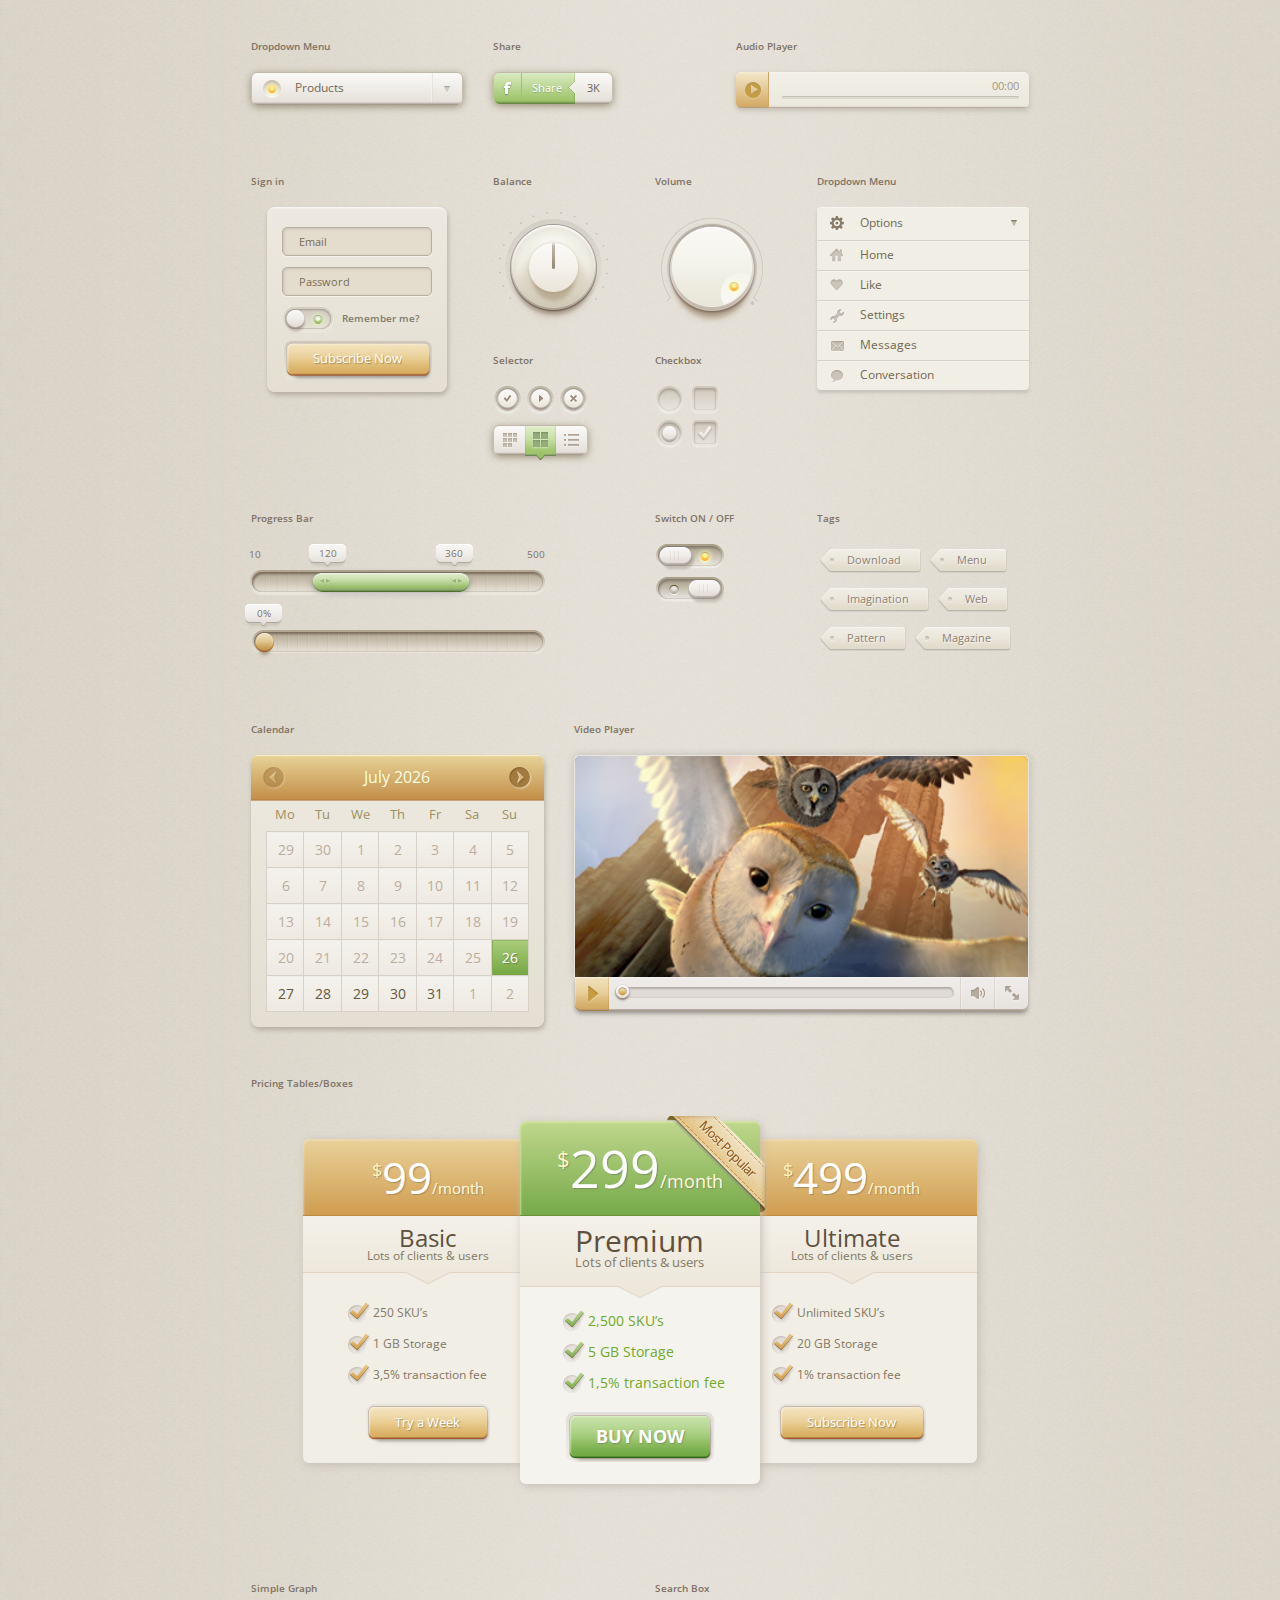
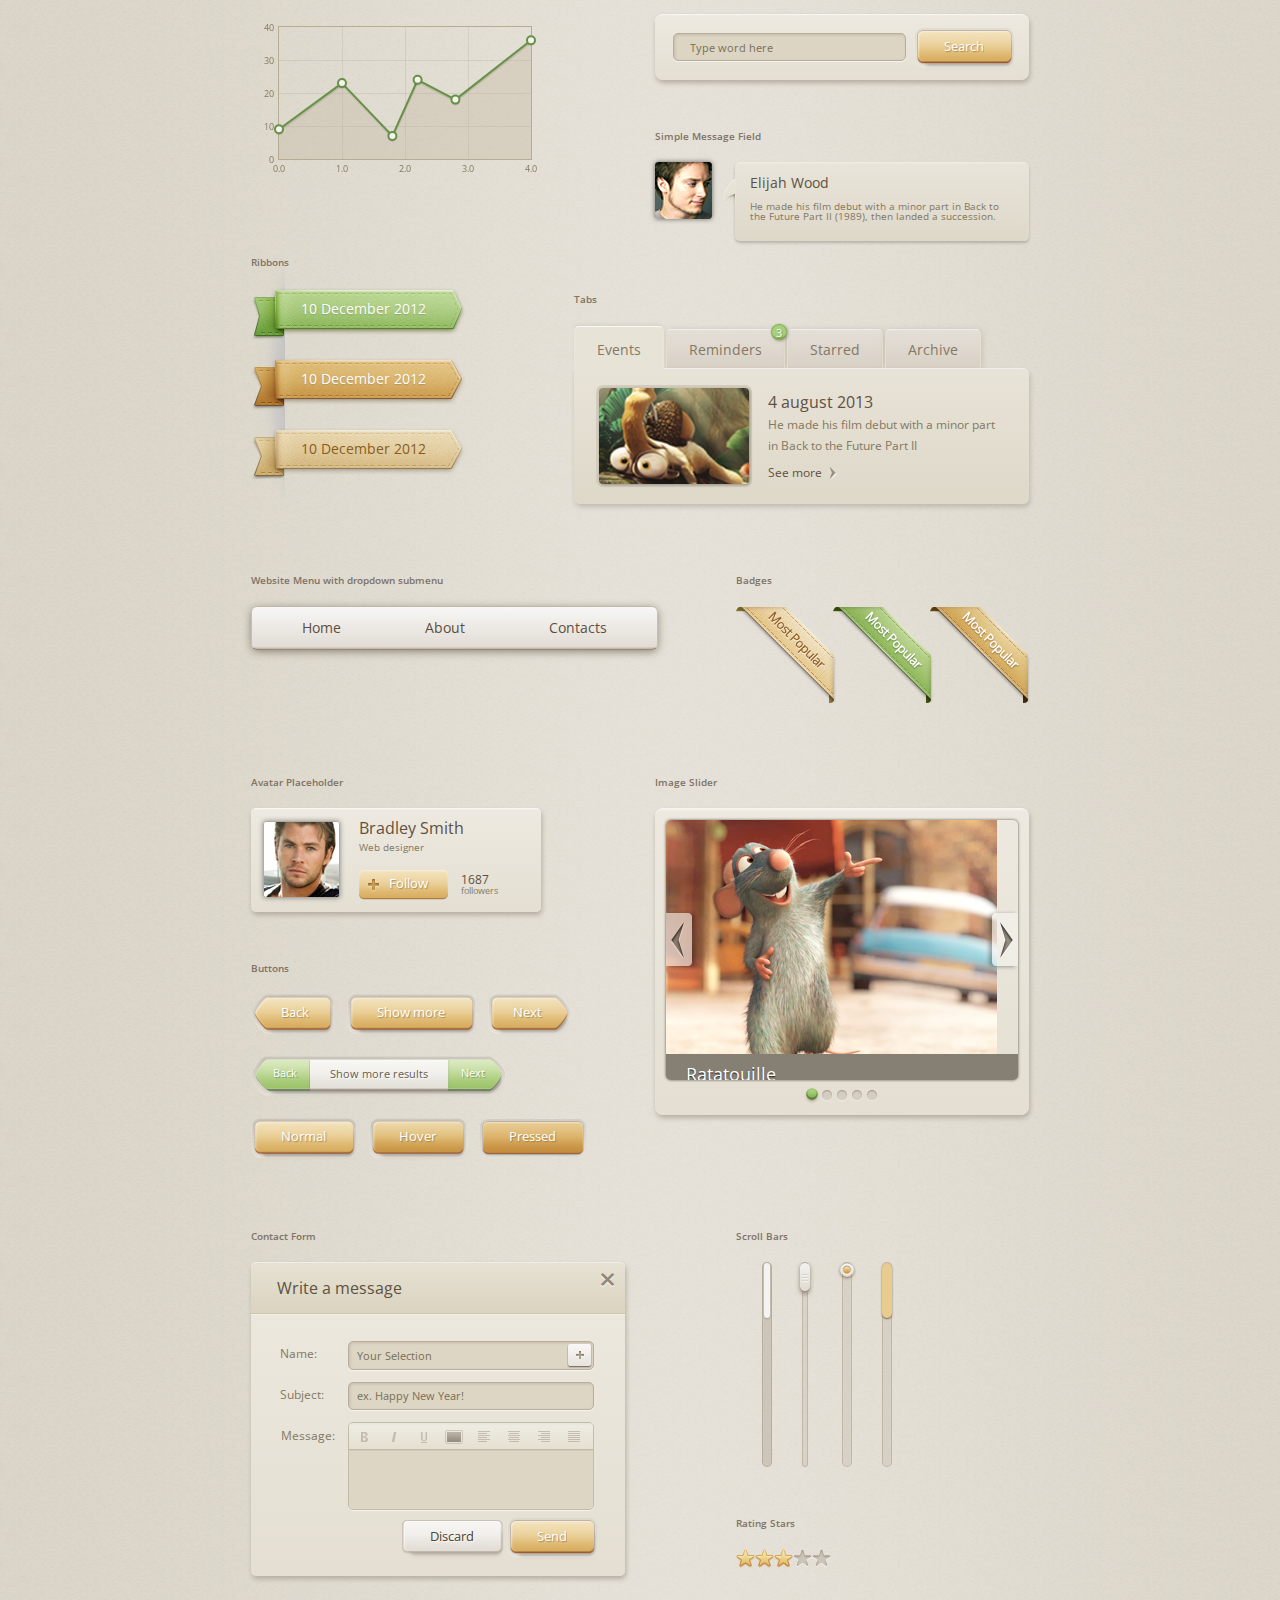
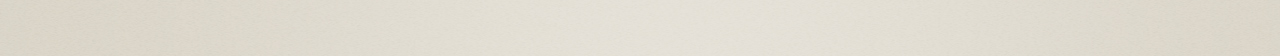
<file: dataProcess/src/main/resources/static/vanilla-cream-css/index.html>
<!doctype html>
<!--[if lt IE 7 ]><html lang="en" class="no-js ie6"> <![endif]-->
<!--[if IE 7 ]><html lang="en" class="no-js ie7"> <![endif]-->
<!--[if IE 8 ]><html lang="en" class="no-js ie8"> <![endif]-->
<!--[if IE 9 ]><html lang="en" class="no-js ie9"> <![endif]-->
<!--[if (gt IE 9)|!(IE)]><!--><html lang="en" class="no-js"> <!--<![endif]-->
<head>
<meta charset="utf-8" />
<meta name="author" content="ThemeFuse" />
<meta name="keywords" content=""/>
<meta name="viewport" content="width=device-width,initial-scale=1"/>
<title>Vanilla Cream | Index</title>

<!-- main JS libs -->
<script src="js/libs/modernizr.min.js"></script>
<script src="js/libs/jquery-1.10.0.js"></script>
<script src="js/libs/jquery-ui.min.js"></script>
<script src="js/libs/bootstrap.min.js"></script>

<!-- Style CSS -->
<link href="css/bootstrap.css" media="screen" rel="stylesheet">
<link href="style.css" media="screen" rel="stylesheet">

<!-- scripts -->
<script src="js/general.js"></script>
<!-- custom input -->
<script src="js/jquery.customInput.js"></script>
<script type="text/javascript" src="js/custom.js"></script>
<!-- Placeholders -->
<script type="text/javascript" src="js/jquery.powerful-placeholder.min.js"></script>
<!-- Progress Bars -->
<script src="js/progressbar.js"></script>
<!-- Calendar -->
<link href="css/jquery-ui-1.8.20.custom.css" rel="stylesheet">
<script src="js/jquery-ui.multidatespicker.js"></script>
<!-- Graph Builder -->
<!--[if lte IE 8]><script language="javascript" type="text/javascript" src="js/excanvas.min.js"></script><![endif]-->
<script type="text/javascript" src="js/jquery.flot.js"></script>
<script type="text/javascript" src="js/jquery.flot.resize.js"></script>
<script type="text/javascript">
    $(function() {
        var graphwidth = $('.widget_graph .inner').width();
        $('.widget_graph .graph').css('height', parseInt(graphwidth/1.7));
        $(window).resize(function() {
            graphwidth = $('.widget_graph .inner').width();
            $('.widget_graph .graph').css('height', parseInt(graphwidth/1.7));
        });

        var d1 = [[0, 9], [1, 23], [1.8, 7], [2.2, 24], [2.8, 18], [4, 36]];
        var graphholder = $("#graph");
        var plot = $.plot(graphholder, [d1], {
            colors: ["#669146", "#afd8f8", "#cb4b4b", "#4da74d", "#9440ed"],
            xaxis: {
                min: null,
                max: null
            },
            yaxis: {
                autoscaleMargin: 0.02
            },
            series: {
                lines: {
                    show: true,
                    lineWidth: 2,
                    fill: true,
                    fillColor: "rgba(188,176,150,0.3)"
                },
                points: {
                    show: true,
                    radius: 4,
                    lineWidth: 2,
                    fillColor: "#f6f3ee"
                }
            },
            grid: {
                hoverable: true,
                clickable: true,
                margin: 12,
                color: "#a09d96",
                borderColor: "#b7ab92"
            }
        });

        function showTooltip(x, y, contents) {
            $("<div id='graph-tooltip'>" + contents + "</div>").css({top: y - 36, left: x - 19}).appendTo("body").fadeIn(200);
        };

        var previousPoint = null;
        $("#graph").on("plothover", function (event, pos, item) {

            if (item) {
                if (previousPoint != item.dataIndex) {

                    previousPoint = item.dataIndex;

                    $("#graph-tooltip").remove();
                    var x = item.datapoint[0].toFixed(2),
                        y = item.datapoint[1].toFixed(2);

                    showTooltip(item.pageX, item.pageY, '$' + y*100);
                }
            } else {
                $("#graph-tooltip").remove();
                previousPoint = null;
            }
        });
    });
</script>

<!-- range sliders -->
<script src="js/jquery.slider.bundle.js"></script>
<script src="js/jquery.slider.js"></script>
<link rel="stylesheet" href="css/jslider.css">
<!-- Visual Text Editor -->
<script src="js/nicEdit.js"></script>
<!-- Volume, Balance -->
<script type="text/javascript" src="js/knobRot-0.2.2.js"></script>
<!-- Video Player -->
<link href="css/video-js.css" rel="stylesheet">
<script src="js/video.js"></script>
<!-- Audio Player -->
<link href="css/jplayer.css" rel="stylesheet">
<script src="js/jquery.jplayer.min.js"></script>
<script src="js/jplayer.playlist.min.js"></script>
<script type="text/javascript">
    //<![CDATA[
    $(document).ready(function(){

        new jPlayerPlaylist({
            jPlayer: "#jquery_jplayer_1",
            cssSelectorAncestor: "#jp_container_1"
        }, [
            {
                title:"<ul><li class='item-artist'>3 Doors Down&#160;&#8211;&#160;</li><li class='item-song'>Superman</li></ul>",
                mp3:"http://www.jplayer.org/audio/mp3/TSP-05-Your_face.mp3",
                oga:"http://www.jplayer.org/audio/ogg/TSP-05-Your_face.ogg"
            },
            {
                title:"<ul><li class='item-artist'>Daft Punk&#160;&#8211;&#160;</li><li class='item-song'>Get Lucky</li></ul>",
                mp3:"http://www.jplayer.org/audio/mp3/TSP-07-Cybersonnet.mp3",
                oga:"http://www.jplayer.org/audio/ogg/TSP-07-Cybersonnet.ogg"
            },
            {
                title:"<ul><li class='item-artist'>Justin Timberlake&#160;&#8211;&#160;</li><li class='item-song'>Mirrors</li></ul>",
                mp3:"http://www.jplayer.org/audio/mp3/Miaow-07-Bubble.mp3",
                oga:"http://www.jplayer.org/audio/ogg/Miaow-07-Bubble.ogg"
            }
        ], {
            swfPath: "js",
            supplied: "oga, mp3",
            wmode: "window",
            smoothPlayBar: false,
            keyEnabled: false
        });
    });
    //]]>
</script>

<!-- Scroll Bars -->
<script src="js/jquery.mousewheel.js"></script>
<script src="js/jquery.jscrollpane.min.js"></script>
<script type="text/javascript">
	jQuery(function()
	{
		jQuery('.scrollbar').jScrollPane({
			verticalDragMaxHeight: 55,
			verticalDragMinHeight:55
		});

		jQuery('.scrollbar.style2').jScrollPane({
			verticalDragMaxHeight: 30,
			verticalDragMinHeight:30
		});

		jQuery('.scrollbar.style3').jScrollPane({
			verticalDragMaxHeight: 14,
			verticalDragMinHeight:14
		});

		jQuery('.scrollbar.style4').jScrollPane({
			verticalDragMaxHeight: 55,
			verticalDragMinHeight:55
		});
	});
</script>

<!-- Multiselect -->
<link rel="stylesheet" href="css/chosen.css">
<script src="js/jquery.chosen.min.js" type="text/javascript"></script>
<script type="text/javascript">
    jQuery(document).ready(function() {
        jQuery('#contact_name').chosen({ width: "100%" });
    });
</script>

<!--[if lt IE 9]><script src="js/respond.min.js"></script><![endif]-->
<!--[if gte IE 9]>
<style type="text/css">
    .gradient {filter: none !important;}
</style>
<![endif]-->
</head>

<body>

<div class="container">

    <!-- content -->
    <div class="content " role="main">
        <!-- row -->
        <div class="row">
            <div class="col-xs-7 col-sm-3 col-sm-offset-1">
                <h6 class="foo">Dropdown Menu</h6>

                <!-- Dropdown Menu -->
                <div class="dropdownMenu style2 gradient">
                    <a id="drop1" href="#" role="button" class="dropdown-toggle" data-toggle="dropdown"><i class="ico-cat ico-cat1"></i>Products</a>
                    <ul class="dropdown-menu" role="menu" aria-labelledby="drop1">
                        <li role="presentation"><a role="menuitem" tabindex="-1" href="#"><i class="ico-cat ico-cat2"></i>Home</a></li>
                        <li role="presentation"><a role="menuitem" tabindex="-1" href="#"><i class="ico-cat ico-cat3"></i>Like</a></li>
                        <li role="presentation"><a role="menuitem" tabindex="-1" href="#"><i class="ico-cat ico-cat4"></i>Settings</a></li>
                        <li role="presentation"><a role="menuitem" tabindex="-1" href="#"><i class="ico-cat ico-cat5"></i>Messages</a></li>
                        <li role="presentation"><a role="menuitem" tabindex="-1" href="#"><i class="ico-cat ico-cat6"></i>Conversation</a></li>
                    </ul>
                </div>
                <!--/ Dropdown Menu -->
            </div>

            <div class="col-xs-5 col-sm-3">
                <h6 class="foo">Share</h6>

                <!-- Share Button -->
                <a class="shareButton gradient" href="#"><span class="shareIcon"><i></i></span><span class="shareText">Share</span><span class="shareCount gradient">3K</span></a>
                <!--/ Share Button -->
            </div>

            <div class="clearfix visible-xs"></div>

            <div class="col-xs-12 col-sm-4">
                <h6 class="foo">Audio Player</h6>

                <!-- Widget Audio Player -->
                <div class="widget-container widget-audio boxed">
                    <div class="inner">
                        <div id="jquery_jplayer_1" class="jp-jplayer"></div>
                        <div id="jp_container_1" class="jp-audio">
                            <div class="inner">
                                <div class="jp-playlist">
                                    <ul class="jp-playlist-inner">
                                        <li></li>
                                    </ul>
                                </div>
                                <div class="jp-gui jp-interface">
                                    <div class="jp-controls-wrap">
                                        <div class="song_title"></div>
                                        <div class="jp-current-time"></div>
                                        <div class="jp-duration"></div>
                                        <div class="clear"></div>
                                        <div class="jp-progress">
                                            <div class="jp-seek-bar">
                                                <div class="jp-play-bar"></div>
                                            </div>
                                        </div>
                                        <ul class="jp-controls">
                                            <li><a href="javascript:;" class="jp-mute" tabindex="1" title="mute">mute</a></li>
                                            <li><a href="javascript:;" class="jp-unmute" tabindex="1" title="unmute">unmute</a></li>
                                            <li><a href="javascript:;" class="jp-previous disabled" tabindex="1">previous</a></li>
                                            <li><a href="javascript:;" class="jp-play gradient" tabindex="1">play</a></li>
                                            <li><a href="javascript:;" class="jp-pause gradient" tabindex="1">pause</a></li>
                                            <li><a href="javascript:;" class="jp-next" tabindex="1">next</a></li>
                                            <li><a href="javascript:;" class="jp-stop" tabindex="1">stop</a></li>
                                            <li><a href="javascript:;" class="jp-repeat" tabindex="1" title="repeat">repeat</a></li>
                                            <li><a href="javascript:;" class="jp-repeat-off" tabindex="1" title="repeat off">repeat off</a></li>
                                            <li><a href="javascript:;" class="jp-volume-max" tabindex="1" title="max volume">max volume</a></li>
                                            <li><a href="javascript:;" class="jp-shuffle" tabindex="1" title="shuffle">shuffle</a></li>
                                            <li><a href="javascript:;" class="jp-shuffle-off" tabindex="1" title="shuffle off">shuffle off</a></li>
                                        </ul>
                                        <div class="jp-volume-bar">
                                            <div class="jp-volume-bar-value"></div>
                                        </div>
                                    </div>
                                </div>
                                <div class="jp-no-solution">
                                    <span>Update Required</span>
                                    <a href="http://get.adobe.com/flashplayer/" target="_blank">Flash plugin</a>.
                                </div>
                            </div>
                        </div>
                    </div>
                </div>
                <!-- Widget Audio Player -->
            </div>
        </div>
        <!--/ row -->

        <!-- row -->
        <div class="row">
            <div class="col-sm-3 col-sm-offset-1">
                <h6 class="foo">Sign in</h6>

                <!-- login widget -->
                <div class="widget-container widget_login styled boxed boxed-cream">
                    <div class="inner">
                        <form action="#" method="post" class="loginform">
                            <div class="field_text">
                                <label for="user_login" class="label_title">Email</label>
                                <input type="text" name="log" id="user_login" value="" placeholder="Email" />
                                <span class="input_icon input_email"></span>
                            </div>
                            <div class="field_text">
                                <label for="user_pass" class="label_title">Password</label>
                                <input type="password" name="pwd" id="user_pass" value="" placeholder="Password" />
                                <span class="input_icon input_pass"></span>
                            </div>
                            <div class="rowRemember clearfix">
                                <div class="forgetmenot input_styled checklist">
                                    <div class="rowCheckbox checkbox-middle"><input type="checkbox" name="remember" id="remember" value="3" checked><label for="remember">Remember&nbsp;me?</label></div>
                                </div>
                                <span class="forget_password"><a href="#">Forgot Password?</a></span>
                                <input type="hidden" name="redirect_to" value="">
                                <input type="hidden" name="testcookie" value="1">
                            </div>
                            <div class="rowSubmit">
                                <span class="btn btn-hover"><input type="submit" name="login-submit" id="login-submit" value="Subscribe Now" /></span>
                            </div>
                        </form>
                    </div>
                </div>
                <!--/ login widget -->
            </div>

            <div class="col-sm-4">
                <!-- row level 2 -->
                <div class="row">
                    <div class="col-xs-6 col-sm-6">
                        <h6 class="foo">Balance</h6>

                        <!-- Balance control -->
                        <div class="widget-knob widget-balance">
                            <input type="text" value="0" autocomplete="off" id="balance" />
                            <script type="text/javascript">
                                $(document).ready(function() {
                                    $('#balance').knobRot({
                                        'classes': ['balance'],
                                        'dragVertical': false,
                                        'frameCount': 51,
                                        'frameWidth': 87,
                                        'frameHeight': 87,
                                        'detent': true,
                                        'detentThreshold': 2,
                                        'minimumValue': -50,
                                        'maximumValue': 50,
                                        'hideInput': true
                                    });
                                });
                            </script>
                        </div>
                        <!--/ Balance control -->
                    </div>
                    <div class="col-xs-6 col-sm-6">
                        <h6 class="foo">Volume</h6>

                        <!-- Volume control -->
                        <div class="widget-knob widget-volume">
                            <input type="text" value="100"  autocomplete="off" id="volume" />
                            <script type="text/javascript">
                                $(document).ready(function() {
                                    $('#volume').knobRot({
                                        'classes': ['volume'],
                                        'dragVertical': false,
                                        'frameCount': 45,
                                        'frameWidth': 88,
                                        'frameHeight': 88,
                                        'detent': true,
                                        'detentThreshold': 5,
                                        'minimumValue': 0,
                                        'maximumValue': 100,
                                        'hideInput': true
                                    });
                                });
                            </script>
                        </div>
                        <!--/ Volume control -->
                    </div>
                </div>
                <!--/ row level 2 -->

                <!-- row level 2 -->
                <div class="row">
                    <div class="col-xs-6 col-sm-6">

                        <h6 class="foo">Selector</h6>

                        <!-- Mini Buttons -->
                        <div class="buttons-mini">
                            <a href="#" class="btn btn-mini" title="Check"></a>
                            <a href="#" class="btn btn-mini btn-play" title="Play"></a>
                            <a href="#" class="btn btn-mini btn-close" title="Close"></a>
                        </div>
                        <!--/ Mini Buttons -->

                        <div class="margin-30 clearfix">
                            <!-- List Selector -->
                            <ul id="listSelector" class="listSelector gradient">
                                <li class="list-multi"><a href="#"></a></li><!--
                                --><li class="list-double selected"><a href="#"></a></li><!--
                                --><li class="list-single"><a href="#"></a></li>
                            </ul>
                            <!--/ List Selector -->
                        </div>
                    </div>
                    <div class="col-xs-6 col-sm-6">
                        <div class="margin-30 clearfix">
                            <h6 class="foo">Checkbox</h6>

                            <!-- Checkbox, Radio -->
                            <div class="input_styled inlinelist pull-left"><div class="rowRadio"><input type="radio" name="signup3" value="radio_v1" id="radio_v1"><label for="radio_v1"></label></div></div>
                            <div class="input_styled checklist pull-left"><div class="rowCheckbox"><input name="signup" type="checkbox" id="signup" value="signup"><label for="signup"></label></div></div>
                            <div class="clear"></div>
                            <div class="input_styled inlinelist pull-left"><div class="rowRadio"><input type="radio" name="signup3" value="radio_v2" id="radio_v2" checked><label for="radio_v2"></label></div></div>
                            <div class="input_styled checklist pull-left"><div class="rowCheckbox"><input name="signup2" checked type="checkbox" id="signup2" value="signup2"><label for="signup2"></label></div></div>
                            <!--/ Checkbox, Radio -->
                        </div>
                    </div>
                </div>
                <!--/ row level 2 -->
            </div>

            <div class="col-sm-3">
                <h6 class="foo">Dropdown Menu</h6>

                <!-- Dropdown Menu -->
                <div class="dropdownMenu gradient open">
                    <a id="drop2" href="#" role="button" class="dropdown-toggle" data-toggle="dropdown"><i class="ico-cat"></i>Options</a>
                    <ul class="dropdown-menu" role="menu" aria-labelledby="drop2">
                        <li role="presentation"><a role="menuitem" tabindex="-1" href="#"><i class="ico-cat ico-cat2"></i>Home</a></li>
                        <li role="presentation"><a role="menuitem" tabindex="-1" href="#"><i class="ico-cat ico-cat3"></i>Like</a></li>
                        <li role="presentation"><a role="menuitem" tabindex="-1" href="#"><i class="ico-cat ico-cat4"></i>Settings</a></li>
                        <li role="presentation"><a role="menuitem" tabindex="-1" href="#"><i class="ico-cat ico-cat5"></i>Messages</a></li>
                        <li role="presentation"><a role="menuitem" tabindex="-1" href="#"><i class="ico-cat ico-cat6"></i>Conversation</a></li>
                    </ul>
                </div>
                <!--/ Dropdown Menu -->
            </div>
        </div>
        <!--/ row -->

        <!-- row -->
        <div class="row">
            <div class="col-sm-4 col-sm-offset-1">
                <div class="margin-30">
                    <h6 class="foo">Progress Bar</h6>

                    <!-- Range slider -->
                    <div class="range-slider">
                        <input id="price_range" type="text" name="price_range" value="120;360">
                    </div>
                    <script type="text/javascript" >
                        jQuery(document).ready(function($) {
                            // Price Range Input
                            $("#price_range").rangeslider({
                                from: 10,
                                to: 500,
                                limits: false,
                                scale: ['10', '500'],
                                heterogeneity: ['50/250'],
                                step: 10,
                                smooth: true,
                                dimension: ''
                            });
                        });
                    </script>
                    <!-- Range slider -->

                    <!-- Progress Bar -->
                    <div id="progressBar1" class="progressbar">
                        <span class="mark-left">0%</span>
                        <span class="mark-right">100%</span>
                        <div class="percent"></div>
                        <div class="pbar"></div>
                        <div class="elapsed"></div>
                        <div class="remained"></div>
                    </div>
                    <script type="text/javascript">
                        $(document).ready(function() {
                            $('#progressBar1').anim_progressbar({
                                totaltime: 180
                            });
                        });
                    </script>
                    <!--/ Progress Bar -->
                </div>
            </div>

            <div class="col-sm-2 col-sm-offset-1">
                <div class="margin-30 clearfix">
                    <h6 class="foo">Switch ON / OFF</h6>

                    <div class="input_styled checklist"><div class="rowCheckbox checkbox-large"><input name="invoice" type="checkbox" checked id="invoice" value="invoice"><label for="invoice"></label></div></div>
                    <div class="input_styled checklist"><div class="rowCheckbox checkbox-large"><input name="invoice2" type="checkbox" id="invoice2" value="invoice2"><label for="invoice2"></label></div></div>
                </div>
            </div>

            <div class="col-sm-3">
                <h6 class="foo">Tags</h6>

                <!-- tags -->
                <div class="tagcloud style3 margin-30">
                    <a href="#" class="tag-link-1" title="2 topics"><span>Download</span></a>
                    <a href="#" class="tag-link-2" title="3 topics"><span>Menu</span></a>
                    <a href="#" class="tag-link-7" title="6 topics"><span>Imagination</span></a>
                    <a href="#" class="tag-link-3" title="5 topics"><span>Web</span></a>
                    <a href="#" class="tag-link-4" title="8 topics"><span>Pattern</span></a>
                    <a href="#" class="tag-link-8" title="8 topics"><span>Magazine</span></a>
                </div>
                <!--/ tags -->
            </div>
        </div>
        <!--/ row -->

        <!-- row -->
        <div class="row">
            <div class="col-sm-4 col-sm-offset-1">
                <h6 class="foo">Calendar</h6>

                <!-- widget calendar-->
                <div class="widget-container widget_calendar boxed boxed-cream">
                    <div class="inner">
                        <input type="text" name="date_departure" class="inputField" value="" id="date_departure">
                        <script>
                            // <![CDATA[
                            jQuery(document).ready(function($) {
                                var daysRange = 5;

                                function assignCalendar(id){
                                    $('<div class="calendar" />')
                                            .insertAfter( $(id) )
                                            .multiDatesPicker({
                                                dateFormat: 'yy-mm-dd',
                                                minDate: new Date(),
                                                maxDate: '+1y',
                                                altField: id,
                                                firstDay: 1,
                                                showOtherMonths: true
                                            }).prev().hide();
                                }

                                assignCalendar('#date_departure');
                            });
                            // ]]>
                        </script>
                    </div>
                </div>
                <!--/ widget calendar-->
            </div>

            <div class="col-sm-6">
                <h6 class="foo">Video Player</h6>

                <!-- Video Player -->
                <div class="video_player">
                    <div class="inner">
                        <video id="my_video_1" class="video-js" controls loop
                               preload="auto" poster="images/temp/vjs_poster2.png"
                               data-setup="{}">
                            <source src="http://test.themefuse.com/artiom/galapagos.mp4" type='video/mp4'>
                        </video>
                        <script>
                            _V_("my_video_1").ready(function(){
                                var myPlayer = this;
                                var aspectRatio = 190/390;
                                var width = document.getElementById(myPlayer.id).parentElement.offsetWidth;
                                myPlayer.width(width).height( width * aspectRatio );

                                function resizeVideoJS(){
                                    var width = document.getElementById(myPlayer.id).parentElement.offsetWidth;
                                    myPlayer.width(width).height( width * aspectRatio );
                                }
                                resizeVideoJS();
                                window.onresize = resizeVideoJS;
                            });
                        </script>
                    </div>
                </div>
                <!--/ Video Player -->
            </div>
        </div>
        <!--/ row -->

        <!-- row -->
        <div class="row">
            <div class="col-sm-10 col-sm-offset-1">
                <h6 class="foo">Pricing Tables/Boxes</h6>

                <!-- pricing-->
                <div class="pricing_box price_style1 clearfix">
                    <ul>

                        <li class="price_col">
                            <!--pricing item-->
                            <div class="price_item">
                                <div class="inner">
                                    <div class="badge style2"></div>
                                    <div class="price_col_head">
                                        <span class="price"><sup>$</sup><em>99</em><span>/month</span></span>
                                    </div>
                                    <div class="price_col_body clearfix">
                                        <div class="price_body_inner">
                                            <div class="price_body_top">
                                                <strong>Basic</strong>
                                                <span>Lots of clients &amp; users</span>
                                            </div>
                                            <ul>
                                                <li>250 SKU’s</li>
                                                <li>1 GB Storage</li>
                                                <li>3,5% transaction fee</li>
                                            </ul>
                                        </div>
                                    </div>
                                    <div class="price_col_foot">
                                        <div class="sign_up"><a href="#" class="btn"><span>Try a Week</span></a></div>
                                    </div>
                                </div>
                            </div>
                            <!--/ pricing-item -->
                        </li>

                        <li class="price_col price_col_green col_active">
                            <!--pricing item-->
                            <div class="price_item">
                                <div class="inner">
                                    <div class="badge style2"></div>
                                    <div class="price_col_head">
                                        <span class="price"><sup>$</sup><em>299</em><span>/month</span></span>
                                    </div>
                                    <div class="price_col_body clearfix">
                                        <div class="price_body_inner">
                                            <div class="price_body_top">
                                                <strong>Premium</strong>
                                                <span>Lots of clients  & users</span>
                                            </div>
                                            <ul>
                                                <li>2,500 SKU’s</li>
                                                <li>5 GB Storage</li>
                                                <li>1,5% transaction fee</li>
                                            </ul>
                                        </div>
                                    </div>
                                    <div class="price_col_foot">
                                        <div class="sign_up"><a href="#" class="btn btn-green btn-large"><span>Buy Now</span></a></div>
                                    </div>
                                </div>
                            </div>
                            <!--/ pricing-item -->
                        </li>

                        <li class="price_col">
                            <!--pricing item-->
                            <div class="price_item">
                                <div class="badge style2"></div>
                                <div class="inner">
                                    <div class="price_col_head">
                                        <span class="price"><sup>$</sup><em>499</em><span>/month</span></span>
                                    </div>
                                    <div class="price_col_body clearfix">
                                        <div class="price_body_inner">
                                            <div class="price_body_top">
                                                <strong>Ultimate</strong>
                                                <span>Lots of clients &amp; users</span>
                                            </div>
                                            <ul>
                                                <li>Unlimited SKU’s</li>
                                                <li>20 GB Storage</li>
                                                <li>1% transaction fee</li>
                                            </ul>
                                        </div>
                                    </div>
                                    <div class="price_col_foot">
                                        <div class="sign_up"><a href="#" class="btn"><span>Subscribe Now</span></a></div>
                                    </div>
                                </div>
                            </div>
                            <!--/ pricing-item -->
                        </li>

                    </ul>
                </div>
                <!--/ pricing-->
            </div>
        </div>
        <!--/ row -->

        <!-- row -->
        <div class="row">
            <div class="col-sm-4 col-sm-offset-1">
                <!-- row level 2 -->
                <div class="row">
                    <div class="col-sm-12">
                        <h6 class="foo">Simple Graph</h6>

                        <!-- Simple Graph -->
                        <div class="widget-container widget_graph">
                            <div class="inner">
                                <div id="graph" class="graph"></div>
                            </div>
                        </div>
                        <!--/ Simple Graph -->
                    </div>
                    <div class="col-sm-10">
                        <h6 class="foo">Ribbons</h6>

                        <div class="ribbons">
                            <!-- Ribbons -->
                            <div class="ribbon ribbon-green"><span>10 December 2012</span></div>
                            <div class="ribbon ribbon-brown"><span>10 December 2012</span></div>
                            <div class="ribbon"><span>10 December 2012</span></div>
                            <!--/ Ribbons -->
                        </div>
                    </div>
                </div>
                <!--/ row level 2 -->
            </div>

            <div class="col-sm-6">
                <!-- row level 2 -->
                <div class="row">
                    <div class="col-sm-10 col-sm-offset-2">
                        <h6 class="foo">Search Box</h6>

                        <!-- search widget -->
                        <div class="widget-container widget_search styled boxed boxed-cream">
                            <div class="inner">
                                <form method="get" id="searchform2" action="#">
                                    <div class="clearfix">
                                        <span class="btn"><input type="submit" value="Search" /></span>
                                        <div class="field_text"><input name="search" value="" type="text" placeholder="Type word here" /></div>
                                    </div>
                                </form>
                            </div>
                        </div>
                        <!--/ search widget -->
                    </div>
                    <div class="col-sm-10 col-sm-offset-2">
                        <h6 class="foo">Simple Message Field</h6>

                        <!-- post comments -->
                        <div class="comment-list styled clearfix" id="comments">
                            <ol>
                                <li class="comment">
                                    <div class="comment-body">
                                        <div class="comment-arrow"></div>
                                        <div class="comment-avatar">
                                            <div class="avatar"><img src="images/temp/avatar3.png" alt="" /></div>
                                        </div>
                                        <div class="comment-text">
                                            <div class="comment-author clearfix">
                                                <a href="#" class="link-author">Elijah Wood</a>
                                            </div>
                                            <div class="comment-entry">
                                                He made his film debut with a minor part in Back to the Future Part II (1989), then landed a succession.
                                            </div>
                                        </div>
                                        <div class="clear"></div>
                                    </div>
                                </li>
                            </ol>
                        </div>
                        <!--/ post comments -->
                    </div>
					<div class="clearfix"></div>
                    <div class="col-sm-12">
                        <h6 class="foo">Tabs</h6>

                        <!-- tabs -->
                        <div class="tabs_framed styled">
                            <div class="inner">
                                <ul class="tabs clearfix active_bookmark1">
                                    <li class="active"><a href="#events" data-toggle="tab">Events</a></li>
                                    <li><a href="#reminders" data-toggle="tab"><sup class="note">3</sup>Reminders</a></li>
                                    <li><a href="#starred" data-toggle="tab">Starred</a></li>
                                    <li><a href="#archive" data-toggle="tab">Archive</a></li>
                                </ul>

                                <div class="tab-content clearfix">
                                    <div class="tab-pane fade in active" id="events">
                                        <div class="tab_image pull-left"><img src="images/temp/tabimage4.png" alt="" /></div>
                                        <h4>4 august 2013</h4>
                                        <p>He made his film debut with a minor part in Back to the Future Part II</p>
                                        <a href="#" class="see-more"><span>See more</span></a>
                                    </div>
                                    <div class="tab-pane fade" id="reminders">
                                        <div class="tab_image pull-right"><img src="images/temp/tabimage5.png" alt="" /></div>
                                        <h4>5 November</h4>
                                        <p>He made his film debut with a minor part in Back to the Future Part II</p>
                                        <a href="#" class="see-more"><span>See more</span></a>
                                    </div>
                                    <div class="tab-pane fade" id="starred">
                                        <div class="tab_image pull-left"><img src="images/temp/tabimage6.png" alt="" /></div>
                                        <h4>11 October</h4>
                                        <p>He made his film debut with a minor part in Back to the Future Part II</p>
                                        <a href="#" class="see-more"><span>See more</span></a>
                                    </div>
                                    <div class="tab-pane fade" id="archive">
                                        <div class="tab_image pull-right"><img src="images/temp/tabimage7.png" alt="" /></div>
                                        <h4>14 September</h4>
                                        <p>He made his film debut with a minor part in Back to the Future Part II</p>
                                        <a href="#" class="see-more"><span>See more</span></a>
                                    </div>
                                </div>
                            </div>
                        </div>
                        <!--/ tabs -->
                    </div>
                </div>
                <!--/ row level 2 -->
            </div>
        </div>
        <!--/ row -->

        <!-- row -->
        <div class="row">
            <div class="col-sm-6 col-sm-offset-1">
                <h6 class="foo">Website Menu with dropdown submenu</h6>

                <!-- Website Menu -->
                <div id="topmenu">
                    <ul class="dropdown clearfix gradient">
                        <li class="menu-level-0"><a href="#"><span>Home</span></a></li>
                        <li class="menu-level-0"><a href="#"><span>About</span></a>
                            <ul class="submenu-1">
                                <li class="menu-level-1"><a href="#">Web design</a></li>
                                <li class="menu-level-1"><a href="#">User interface</a></li>
                                <li class="menu-level-1"><a href="#">Social media</a>
                                    <ul class="submenu-2">
                                        <li class="menu-level-2"><a href="#">Gallery images</a></li>
                                        <li class="menu-level-2"><a href="#">OneByOne Slider</a></li>
                                        <li class="menu-level-2"><a href="#">Video in header</a></li>
                                        <li class="menu-level-2"><a href="#">Video Slider</a></li>
                                    </ul>
                                </li>
                            </ul>
                        </li>
                        <li class="menu-level-0"><a href="#"><span>Contacts</span></a></li>
                    </ul>
                </div>
                <!--/ Website Menu -->
            </div>

            <div class="col-sm-4">
                <h6 class="foo">Badges</h6>

                <div class="badges2">
                    <!-- Badges -->
                    <div class="badge style2"></div>
                    <div class="badge style2 badge-green"></div>
                    <div class="badge style2 badge-brown"></div>
                    <!--/ Badges -->
                </div>
            </div>
        </div>
        <!--/ row -->

        <!-- row -->
        <div class="row">
            <div class="col-sm-5 col-sm-offset-1">
                <h6 class="foo">Avatar Placeholder</h6>

                <!-- Avatar Placeholder -->
                <div class="widget-container widget_avatar boxed boxed-cream">
                    <div class="inner clearfix">
                        <div class="avatar"><img src="images/temp/avatar.png" alt="" /></div>
                        <h5>Bradley Smith</h5>
                        <span class="subtitle">Web designer</span>
                        <div class="follow">
                            <a href="#" class="btn btn-follow"><span>Follow</span></a>
                            <div class="followers">
                                <span class="counter">1687</span>
                                <span>followers</span>
                            </div>
                        </div>
                    </div>
                </div>
                <!--/ Avatar Placeholder -->

                <h6 class="foo">Buttons</h6>

                <div class="buttons-wrap">
                    <!-- Buttons -->
                    <div class="buttons">
                        <a href="#" class="btn btn-left"><span>Back</span></a>
                        <a href="#" class="btn btn-hover"><span>Show more</span></a>
                        <a href="#" class="btn btn-right"><span>Next</span></a>
                    </div>

                    <div class="buttons">
                        <a href="#" class="btn btn-left btn-green"><span>Back</span></a><!--
                         --><a href="#" class="btn btn-acute"><span>Show more results</span></a><!--
                         --><a href="#" class="btn btn-right btn-green"><span>Next</span></a>
                    </div>

                    <div class="buttons">
                        <a href="#" class="btn btn-hover"><span>Normal</span></a>
                        <a href="#" class="btn btn-hover hover"><span>Hover</span></a>
                        <a href="#" class="btn btn-hover active"><span>Pressed</span></a>
                    </div>
                    <!--/ Buttons -->
                </div>
            </div>

            <div class="col-sm-5">
                <h6 class="foo">Image Slider</h6>

                <!-- Image Slider -->
                <div class="widget-container widget_gallery boxed boxed-cream">
                    <div class="inner">
                        <div id="myCarousel" class="carousel slide" data-interval="20000">
                            <!-- Carousel items -->
                            <div class="carousel-inner">
                                <div class="active item">
                                    <img src="images/temp/top-slider-5.jpg" alt="" />
                                    <div class="carousel-title"><h6>Ratatouille</h6><p>The latest unstoppable hero</p></div>
                                </div>
                                <div class="item">
                                    <img src="images/temp/top-slider-2.jpg" alt="" />
                                    <div class="carousel-title"><h6>Horton</h6><p>Change your fate</p></div>
                                </div>
                                <div class="item">
                                    <img src="images/temp/top-slider-3.jpg" alt="" />
                                    <div class="carousel-title"><h6>Surf up</h6><p>Change your fate</p></div>
                                </div>
                                <div class="item">
                                    <img src="images/temp/top-slider-4.jpg" alt="" />
                                    <div class="carousel-title"><h6>Wall-e</h6><p>Disney Pixar</p></div>
                                </div>
                                <div class="item">
                                    <img src="images/temp/top-slider-1.jpg" alt="" />
                                    <div class="carousel-title"><h6>Ice Age</h6><p>Change your fate</p></div>
                                </div>
                            </div>
                            <!-- Carousel indicators -->
                            <ol class="carousel-indicators">
                                <li data-target="#myCarousel" data-slide-to="0" class="active"></li>
                                <li data-target="#myCarousel" data-slide-to="1"></li>
                                <li data-target="#myCarousel" data-slide-to="2"></li>
                                <li data-target="#myCarousel" data-slide-to="3"></li>
                                <li data-target="#myCarousel" data-slide-to="4"></li>
                            </ol>
                            <!-- Carousel nav -->
                            <a class="carousel-control left" href="#myCarousel" data-slide="prev"></a>
                            <a class="carousel-control right" href="#myCarousel" data-slide="next"></a>
                        </div>
                    </div>
                </div>
                <!--/ Image Slider -->
            </div>
        </div>
        <!--/ row -->

        <!-- row -->
        <div class="row">
            <div class="col-sm-5 col-sm-offset-1">
                <h6 class="foo">Contact Form</h6>

                <!-- Contact form -->
                <div class="add-comment styled boxed boxed-cream" id="addcomments">
                    <span class="add-comment-close">&times;</span>
                    <div class="add-comment-title gradient"><h3>Write a message</h3></div>
                    <div class="comment-form">
                        <script type="text/javascript">
                            bkLib.onDomLoaded(function() {
                                var myNicEditor = new nicEditor({
                                    buttonList : [
                                        'bold',
                                        'italic',
                                        'underline',
                                        'forecolor',
                                        'left',
                                        'center',
                                        'right',
                                        'justify'
                                    ]
                                });
                                myNicEditor.setPanel('edit_buttons');
                                myNicEditor.addInstance('styled_message');
                            });
                            setTimeout(function () {
                                var nic_width = $('.nicEdit-panel').width();
                                $('.nicEdit-container').css('width', nic_width);
                                $('.nicEdit-main').css('width', nic_width-24);
                            }, 2000);
                            $(window).resize(function() {
                                var nic_width = $('.nicEdit-panel').width();
                                $('.nicEdit-container').css('width', nic_width);
                                $('.nicEdit-main').css('width', nic_width-24);
                            });
                        </script>
                        <form action="#" method="post" id="commentForm" class="ajax_form">
                            <div class="form-inner">
                                <div class="field_select">
                                    <label for="contact_name" class="label_title">Name:</label>
                                    <select name="contact_name" id="contact_name" multiple data-placeholder="Your Selection">
                                        <option value='example1@gmail.com'>Mike Charley</option>
                                        <option value='example2@gmail.com'>Andy Lurs</option>
                                        <option value='example3@gmail.com'>Toby Lightman</option>
                                        <option value='example4@gmail.com'>Lene Marlin</option>
                                        <option value='example5@gmail.com'>Deep Purple</option>
                                    </select>
                                </div>
                                <div class="field_text">
                                    <label for="subject" class="label_title">Subject:</label>
                                    <input type="text" name="subject" id="subject" value="" placeholder="ex. Happy New Year!" class="inputtext input_middle required" />
                                </div>
                                <div class="clear"></div>
                                <div class="field_text field_textarea">
                                    <div id="edit_buttons" class="edit_buttons gradient"></div>
                                    <label for="styled_message" class="label_title">Message:</label>
                                    <textarea cols="30" rows="10" name="styled_message" id="styled_message" class="textarea textarea_middle"></textarea>
                                </div>
                                <div class="clear"></div>
                            </div>

                            <div class="rowSubmit">
                                <a onclick="document.getElementById('commentForm').reset();return false" href="#" class="link-reset btn btn-white"><span>Discard</span></a>
                                <span class="btn"><input type="submit" id="send" value="Send" /></span>
                            </div>
                        </form>
                    </div>
                </div>
                <!--/ Contact form -->
            </div>

            <div class="col-sm-4 col-sm-offset-1">
                <h6 class="foo">Scroll Bars</h6>

                <div class="scrollbars clearfix">
                    <!-- ScrollBars -->
                    <div class="scrollbar">
                        <div class="inner">
                            <p>These examples show very basic functionality and exist so that I can test that any changes to jScrollPane work cross browser and don't cause any new problems. Note that these examples aren't meant to look pretty, they merely highlight different bits of functionaity which are available. If you want examples of jScrollPane looking good then check out the themes.</p>
                        </div>
                    </div>
                    <div class="scrollbar style2">
                        <div class="inner">
                            <p>These examples show very basic functionality and exist so that I can test that any changes to jScrollPane work cross browser and don't cause any new problems. Note that these examples aren't meant to look pretty, they merely highlight different bits of functionaity which are available. If you want examples of jScrollPane looking good then check out the themes.</p>
                        </div>
                    </div>
                    <div class="scrollbar style3">
                        <div class="inner">
                            <p>These examples show very basic functionality and exist so that I can test that any changes to jScrollPane work cross browser and don't cause any new problems. Note that these examples aren't meant to look pretty, they merely highlight different bits of functionaity which are available. If you want examples of jScrollPane looking good then check out the themes.</p>
                        </div>
                    </div>
                    <div class="scrollbar style4">
                        <div class="inner">
                            <p>These examples show very basic functionality and exist so that I can test that any changes to jScrollPane work cross browser and don't cause any new problems. Note that these examples aren't meant to look pretty, they merely highlight different bits of functionaity which are available. If you want examples of jScrollPane looking good then check out the themes.</p>
                        </div>
                    </div>
                    <!--/ ScrollBars -->
                </div>

                <h6 class="foo">Rating Stars</h6>

                <!-- Rating Stars -->
                <div class="rating clearfix">
                    <span class="star on"><input type="hidden" value="1"></span>
                    <span class="star on"><input type="hidden" value="2"></span>
                    <span class="star on"><input type="hidden" value="3"></span>
                    <span class="star off"><input type="hidden" value="4"></span>
                    <span class="star off"><input type="hidden" value="5"></span>
                </div>
                <!--/ Rating Stars -->
            </div>
        </div>
        <!--/ row -->
    </div>
    <!--/ content -->
</div>
<!--/ container -->

</body>
</html>
</file>
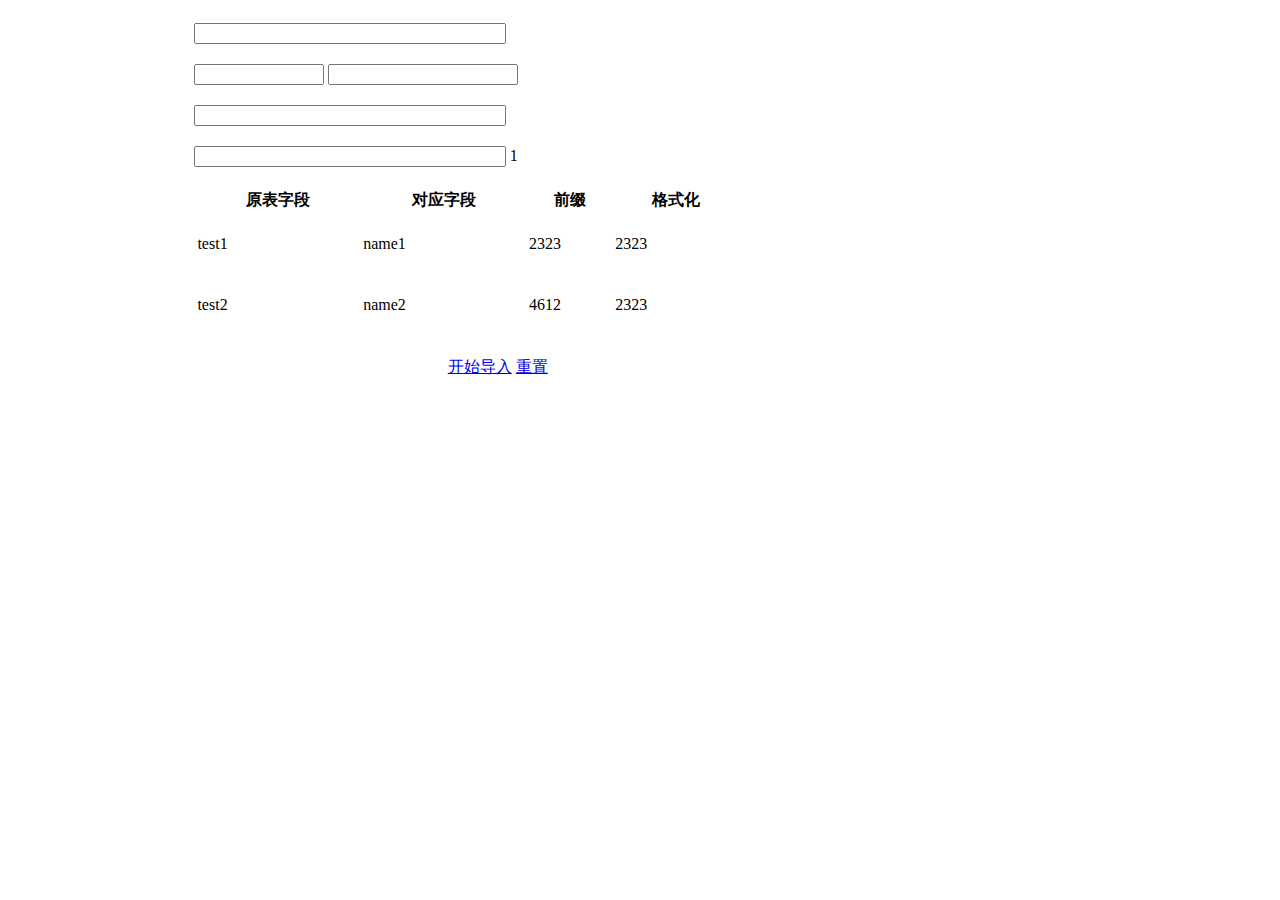
<file: dataProcess/src/main/resources/templates/patient.html>
<!DOCTYPE html>
<!--[if IE 8 ]><html xmlns:th="http://www.thymeleaf.org" lang="en" class="no-js ie8"> <![endif]-->
<!--[if IE 9 ]><html xmlns:th="http://www.thymeleaf.org" lang="en" class="no-js ie9"> <![endif]-->
<!--[if (gt IE 9)|!(IE)]><!--><html xmlns:th="http://www.thymeleaf.org" lang="en" class="no-js" > <!--<![endif]-->
<head>
    <head th:include="/common/common_head :: commonHeader('首页')"/>
    <script type="text/javascript" src="../static/js/patient.js" th:src="@{/js/patient.js}"></script>
</head>
<body>
    <div style="width:80%;height:500px;margin-left: auto;margin-right: auto;">
        <!--Patient基本信息-->
        <div class="easyui-panel" title="Patient基本信息" style="width:60%;height:80%;max-height:90%;padding:15px 60px;"
             data-options="fit:true">
            <form id="patientForm" class="easyui-form" th:method="post" data-options="novalidate:true"
                  th:action="@{/stock/processPatient}" th:object="${basicInfo}" >
                <div style="margin-bottom:20px">
                    <input id="hospitalId" th:name="hospitalId" style="width:50%;" data-options="label:'医院:',prompt:'选择医院...'"/>
                </div>
                <div style="margin-bottom:20px">
                    <input id="prefix" class="easyui-textbox" th:name="prefix"  style="width:20%" data-options="label:'批次号:',readonly:true"/>
                    <input id="batchNoDateBox" class="easyui-datebox" th:name="batchNo" style="width:30%;" data-options="required:true"/>
                </div>
                <div style="margin-bottom:20px">
                    <input class="easyui-textbox" th:name="userId" style="width:50%" data-options="label:'医生:',prompt:'所属医生...',required:false"/>
                </div>
                <div style="margin-bottom:20px">
                    <input class="easyui-numberspinner" th:name="version" style="width:50%;" th:value="1" data-options="
                    label:'版本号:',
                    required:true,
                    onChange: function(value){
                        $('#versionNo').text(value);
                    }
                "/>
                    <span id="versionNo" style="margin:10px 0;width:50%;">1</span>
                </div>
            </form>
            <!--Patient字段映射信息-->
            <table id="dg" class="easyui-datagrid" title="Patient字段映射信息" style="width:90%;height:150px;"
                   data-options="
                iconCls: 'icon-edit',
                singleSelect: true,
                toolbar: '#tb'
            ">
                <thead>
                <tr>
                    <th data-options="field:'itemid',width:80">原表字段</th>
                    <th data-options="field:'productid',width:100">对应字段</th>
                    <th data-options="field:'unitcost',width:80,editor:'numberbox'">前缀</th>
                    <th data-options="field:'attr1',width:250,editor:'textbox'">格式化</th>
                </tr>
                </thead>
                <tbody>
                    <tr>
                        <td>test1</td><td>name1</td><td>2323</td><td>2323</td>
                    </tr>
                    <tr>
                        <td>test2</td><td>name2</td><td>4612</td><td>2323</td>
                    </tr>
                </tbody>
            </table>
            <!--按钮-->
            <div style="text-align:center;margin-top: 20px;float: bottom;">
                <a id="submitBtn" href="javascript:void(0)" class="easyui-linkbutton" style="width:80px">开始导入</a>
                <a id="clearBtn" href="javascript:void(0)" class="easyui-linkbutton" style="width:80px">重置</a>
            </div>
            <!--进度条-->
            <div id="progressBar" class="easyui-progressbar" data-options="value:0,text:'处理中...{value}%'" style="width:90%;margin-top: 8px;"></div>
        </div>
    </div>
</body>
</html>
</file>
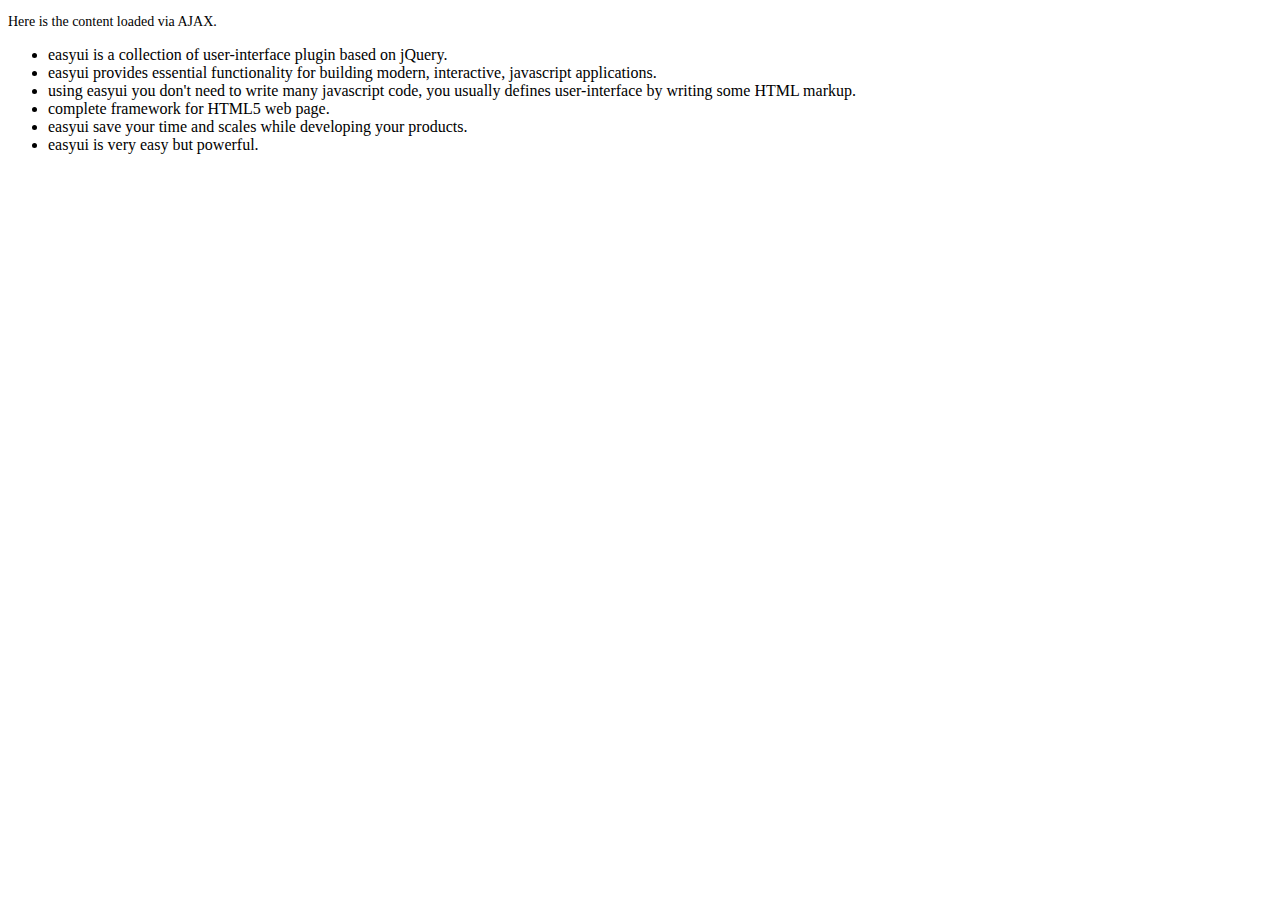
<file: dataProcess/src/main/resources/static/jquery-easyui-1.5.4/demo-mobile/accordion/_content.html>
<!DOCTYPE html>
<html>
<head>
	<meta charset="UTF-8">
	<title>AJAX Content</title>
</head>
<body>
	<p style="font-size:14px">Here is the content loaded via AJAX.</p>
	<ul>
		<li>easyui is a collection of user-interface plugin based on jQuery.</li>
		<li>easyui provides essential functionality for building modern, interactive, javascript applications.</li>
		<li>using easyui you don't need to write many javascript code, you usually defines user-interface by writing some HTML markup.</li>
		<li>complete framework for HTML5 web page.</li>
		<li>easyui save your time and scales while developing your products.</li>
		<li>easyui is very easy but powerful.</li>
	</ul>
</body>
</html>
</file>
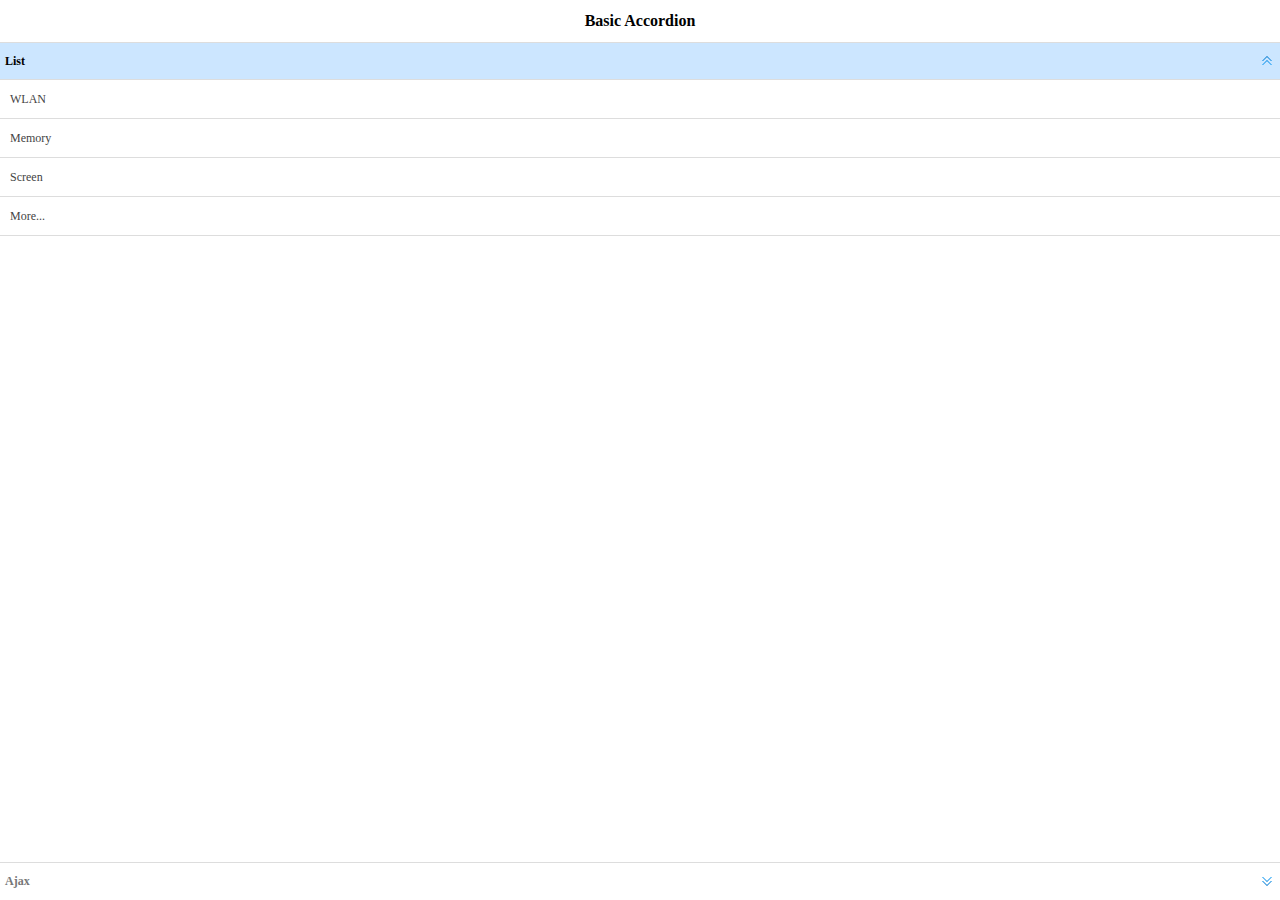
<file: dataProcess/src/main/resources/static/jquery-easyui-1.5.4/demo-mobile/accordion/basic.html>
<!doctype html><html><head>    <meta charset="UTF-8">  	<meta name="viewport" content="initial-scale=1.0, maximum-scale=1.0, user-scalable=no">    <title>Basic Accordion - jQuery EasyUI Mobile Demo</title>      <link rel="stylesheet" type="text/css" href="../../themes/metro/easyui.css">      <link rel="stylesheet" type="text/css" href="../../themes/mobile.css">      <link rel="stylesheet" type="text/css" href="../../themes/icon.css">      <script type="text/javascript" src="../../jquery.min.js"></script>      <script type="text/javascript" src="../../jquery.easyui.min.js"></script>     <script type="text/javascript" src="../../jquery.easyui.mobile.js"></script> </head><body>	<div class="easyui-navpanel">		<header>			<div class="m-toolbar">				<span class="m-title">Basic Accordion</span>			</div>		</header>		<div class="easyui-accordion" fit="true" border="false">			<div title="List">				<ul class="m-list">					<li>WLAN</li>					<li>Memory</li>					<li>Screen</li>					<li>More...</li>				</ul>			</div>			<div title="Ajax" href="_content.html" style="padding:10px"></div>		</div>	</div></body>	</html>
</file>
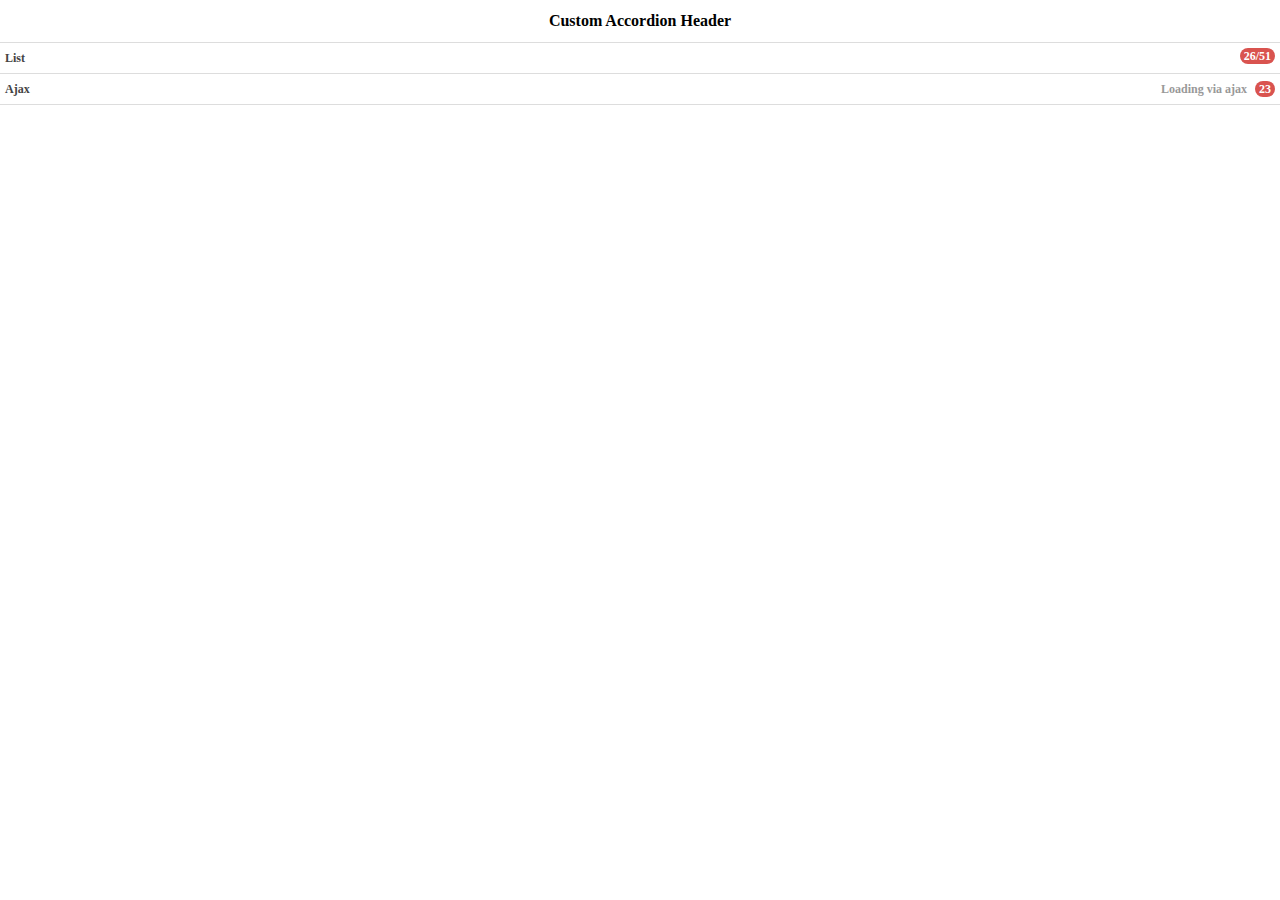
<file: dataProcess/src/main/resources/static/jquery-easyui-1.5.4/demo-mobile/accordion/header.html>
<!doctype html><html><head>    <meta charset="UTF-8">  	<meta name="viewport" content="initial-scale=1.0, maximum-scale=1.0, user-scalable=no">    <title>Custom Accordion Header - jQuery EasyUI Mobile Demo</title>      <link rel="stylesheet" type="text/css" href="../../themes/metro/easyui.css">      <link rel="stylesheet" type="text/css" href="../../themes/mobile.css">      <link rel="stylesheet" type="text/css" href="../../themes/icon.css">      <script type="text/javascript" src="../../jquery.min.js"></script>      <script type="text/javascript" src="../../jquery.easyui.min.js"></script>     <script type="text/javascript" src="../../jquery.easyui.mobile.js"></script> </head><body>	<div class="easyui-navpanel">		<header>			<div class="m-toolbar">				<span class="m-title">Custom Accordion Header</span>			</div>		</header>		<div class="easyui-accordion" data-options="fit:true,border:false,selected:-1">			<div>				<header>					<div class="hh-inner">						<span>List</span>						<span class="m-badge" style="float:right">26/51</span>					</div>				</header>				<ul class="m-list">					<li>WLAN</li>					<li>Memory</li>					<li>Screen</li>					<li>More...</li>				</ul>			</div>			<div href="_content.html" style="padding:10px">				<header>					<div class="hh-inner">						<span>Ajax</span>						<span style="float:right">							<span style="color:#999;margin-right:5px">Loading via ajax</span>							<span class="m-badge">23</span>						</span>					</div>				</header>			</div>		</div>	</div>	<style scoped>		.hh-inner{			position: relative;			line-height: 20px;			background: #fff;			font-weight: bold;			margin: -5px;			padding: 5px;		}	</style></body>	</html>
</file>
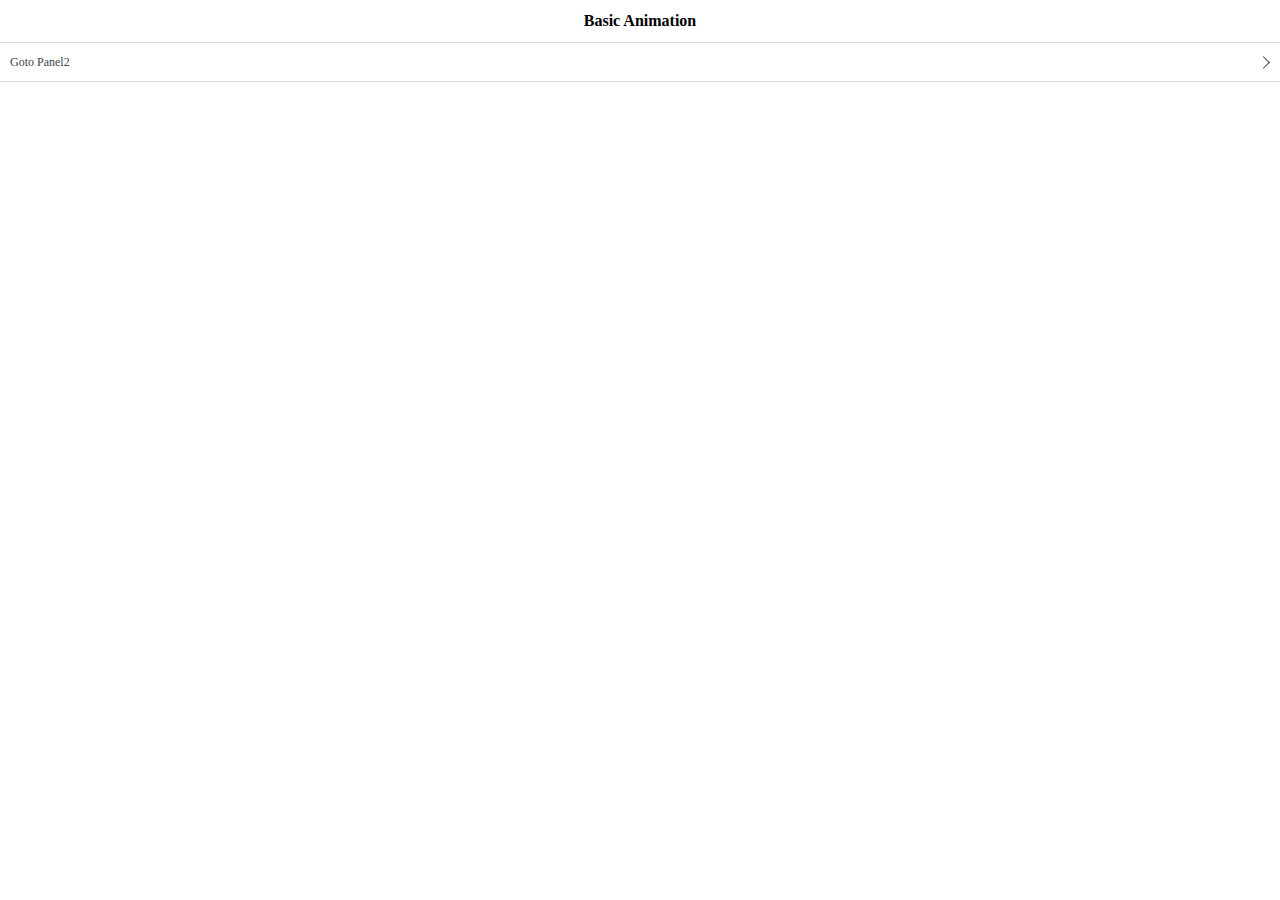
<file: dataProcess/src/main/resources/static/jquery-easyui-1.5.4/demo-mobile/animation/basic.html>
<!doctype html><html><head>    <meta charset="UTF-8">  	<meta name="viewport" content="initial-scale=1.0, maximum-scale=1.0, user-scalable=no">    <title>Basic Animation - jQuery EasyUI Mobile Demo</title>      <link rel="stylesheet" type="text/css" href="../../themes/metro/easyui.css">      <link rel="stylesheet" type="text/css" href="../../themes/mobile.css">      <link rel="stylesheet" type="text/css" href="../../themes/icon.css">      <script type="text/javascript" src="../../jquery.min.js"></script>      <script type="text/javascript" src="../../jquery.easyui.min.js"></script>     <script type="text/javascript" src="../../jquery.easyui.mobile.js"></script> </head><body>	<div class="easyui-navpanel">		<header>			<div class="m-toolbar">				<span class="m-title">Basic Animation</span>			</div>		</header>		<ul class="m-list">			<li><a href="#p2">Goto Panel2</a></li>		</ul>	</div>	<div id="p2" class="easyui-navpanel">		<header>			<div class="m-toolbar">				<div class="m-left">					<a href="#" class="easyui-linkbutton m-back" data-options="plain:true,outline:true,back:true">Back</a>				</div>				<div class="m-title">Panel2</div>			</div>		</header>		<ul class="m-list">			<li><a href="#p3">Goto Panel3</a></li>		</ul>	</div>	<div id="p3" class="easyui-navpanel">		<header>			<div class="m-toolbar">				<div class="m-left">					<a href="#" class="easyui-linkbutton m-back" data-options="plain:true,outline:true,back:true">Back</a>				</div>				<div class="m-title">Panel3</div>			</div>		</header>		<div style="padding:20px 10px">			<p>Panel3 Content.</p>		</div>	</div></body>	</html>
</file>
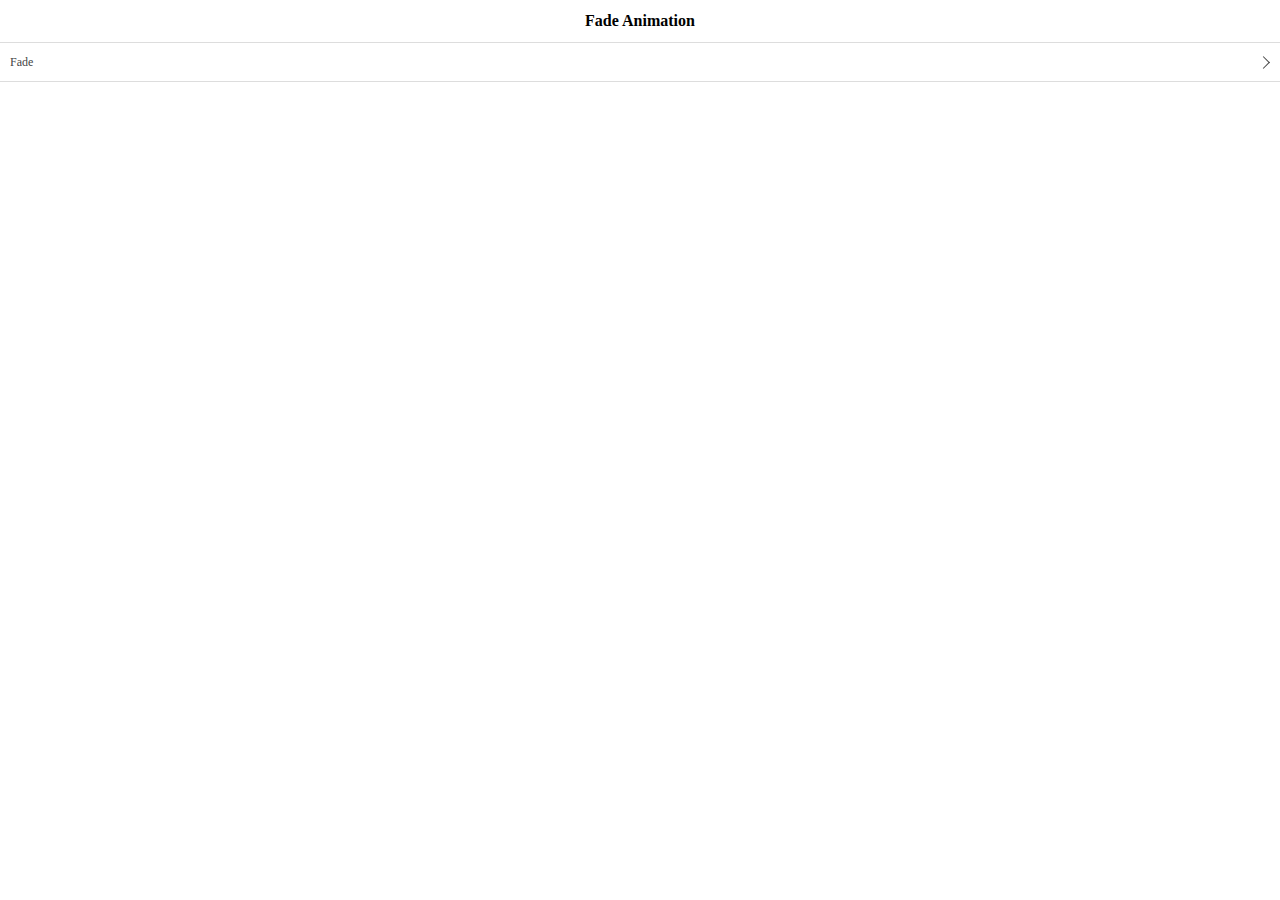
<file: dataProcess/src/main/resources/static/jquery-easyui-1.5.4/demo-mobile/animation/fade.html>
<!doctype html><html><head>    <meta charset="UTF-8">  	<meta name="viewport" content="initial-scale=1.0, maximum-scale=1.0, user-scalable=no">    <title>Fade Animation - jQuery EasyUI Mobile Demo</title>      <link rel="stylesheet" type="text/css" href="../../themes/metro/easyui.css">      <link rel="stylesheet" type="text/css" href="../../themes/mobile.css">      <link rel="stylesheet" type="text/css" href="../../themes/icon.css">      <script type="text/javascript" src="../../jquery.min.js"></script>      <script type="text/javascript" src="../../jquery.easyui.min.js"></script>     <script type="text/javascript" src="../../jquery.easyui.mobile.js"></script> </head><body>	<div class="easyui-navpanel">		<header>			<div class="m-toolbar">				<span class="m-title">Fade Animation</span>			</div>		</header>		<ul class="m-list">			<li><a href="#p2" data-options="animation:'fade',direction:''">Fade</a></li>		</ul>	</div>	<div id="p2" class="easyui-navpanel">		<header>			<div class="m-toolbar">				<div class="m-left">					<a href="#" class="easyui-linkbutton m-back" data-options="plain:true,outline:true,back:true">Back</a>				</div>				<div class="m-title">Panel2</div>			</div>		</header>		<div style="padding:10px">			<p>Panel2 Content.</p>		</div>	</div></body>	</html>
</file>
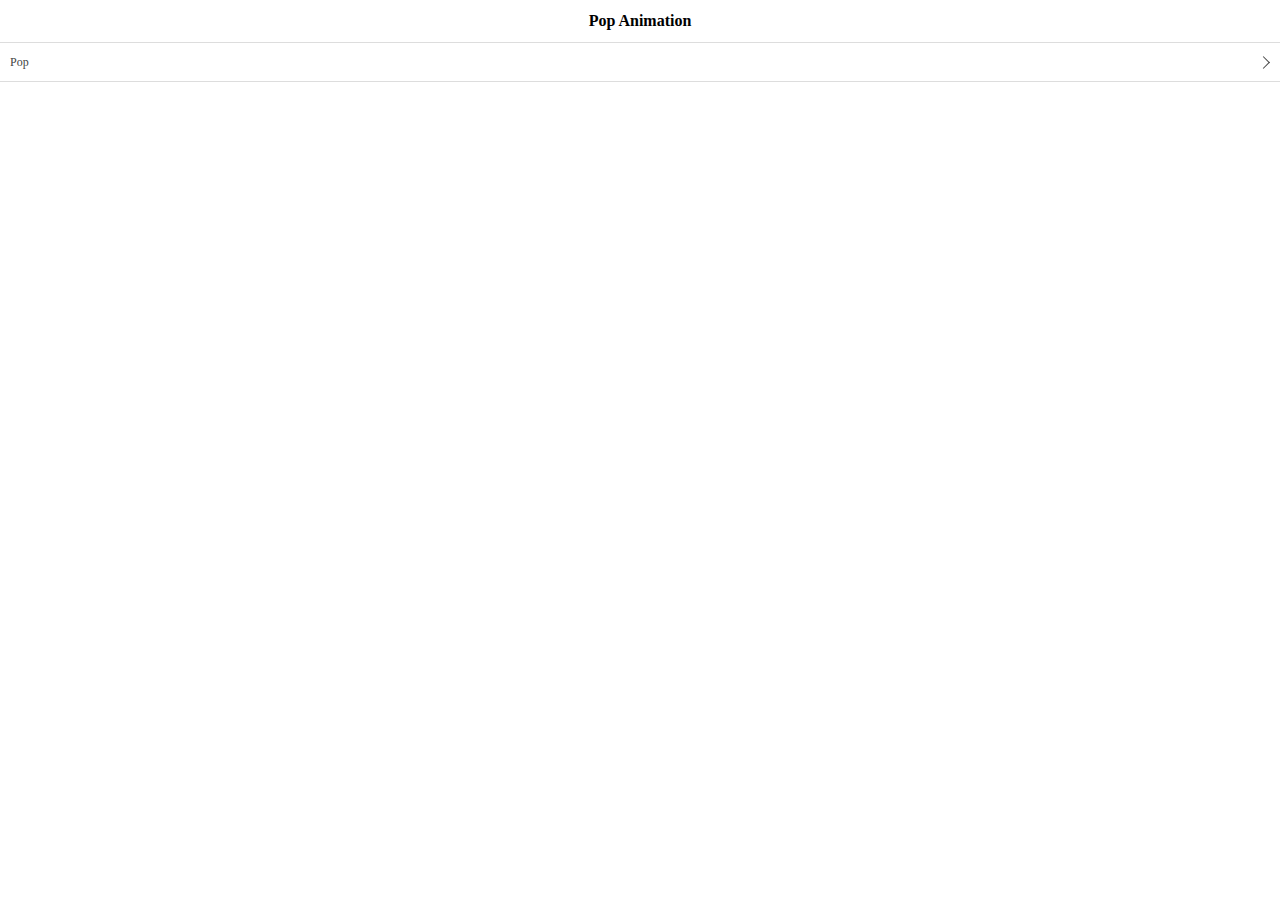
<file: dataProcess/src/main/resources/static/jquery-easyui-1.5.4/demo-mobile/animation/pop.html>
<!doctype html><html><head>    <meta charset="UTF-8">  	<meta name="viewport" content="initial-scale=1.0, maximum-scale=1.0, user-scalable=no">    <title>Pop Animation - jQuery EasyUI Mobile Demo</title>      <link rel="stylesheet" type="text/css" href="../../themes/metro/easyui.css">      <link rel="stylesheet" type="text/css" href="../../themes/mobile.css">      <link rel="stylesheet" type="text/css" href="../../themes/icon.css">      <script type="text/javascript" src="../../jquery.min.js"></script>      <script type="text/javascript" src="../../jquery.easyui.min.js"></script>     <script type="text/javascript" src="../../jquery.easyui.mobile.js"></script> </head><body>	<div class="easyui-navpanel">		<header>			<div class="m-toolbar">				<span class="m-title">Pop Animation</span>			</div>		</header>		<ul class="m-list">			<li><a href="#p2" data-options="animation:'pop',direction:''">Pop</a></li>		</ul>	</div>	<div id="p2" class="easyui-navpanel">		<header>			<div class="m-toolbar">				<div class="m-left">					<a href="#" class="easyui-linkbutton m-back" data-options="plain:true,outline:true,back:true">Back</a>				</div>				<div class="m-title">Panel2</div>			</div>		</header>		<div style="padding:10px">			<p>Panel2 Content.</p>		</div>	</div></body>	</html>
</file>
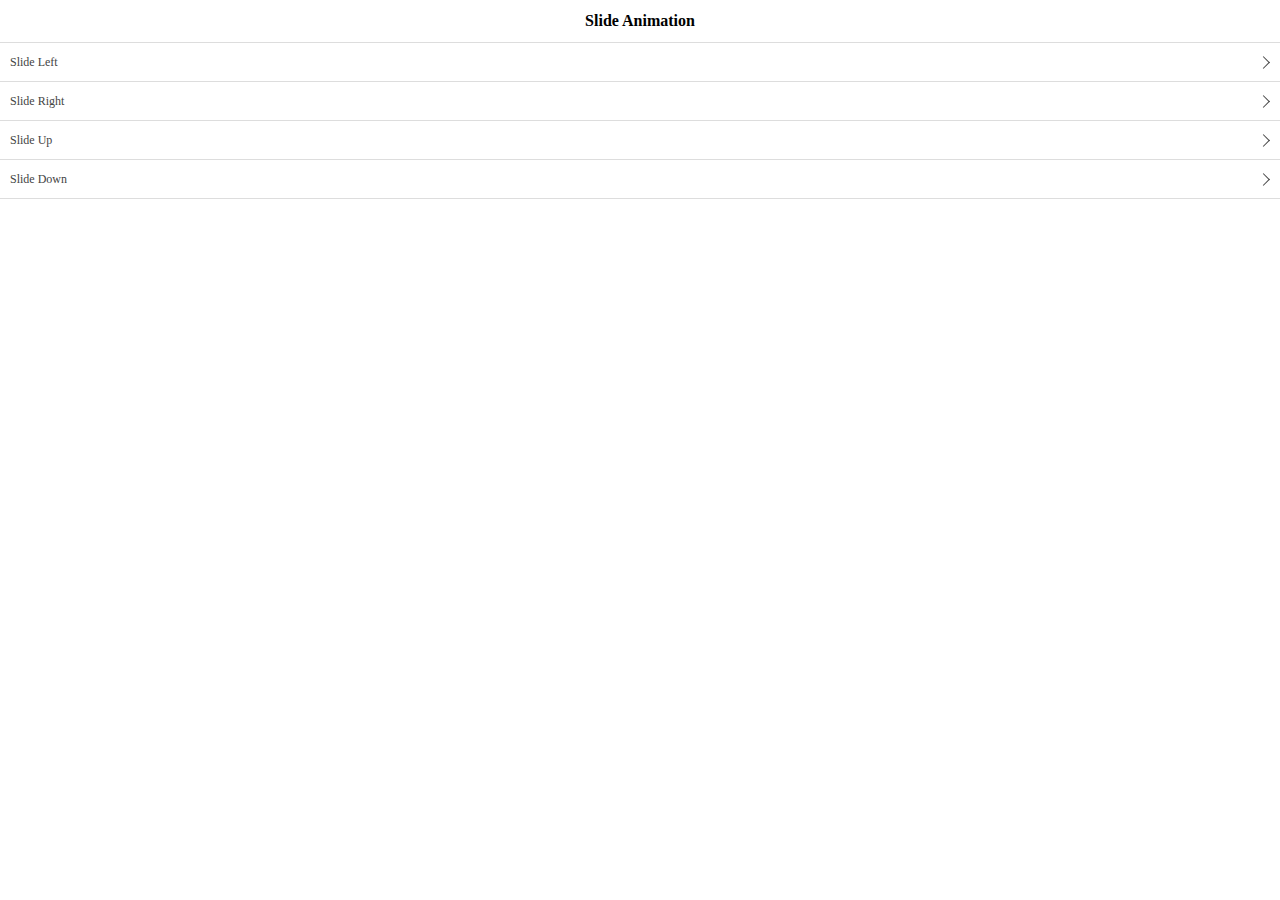
<file: dataProcess/src/main/resources/static/jquery-easyui-1.5.4/demo-mobile/animation/slide.html>
<!doctype html><html><head>    <meta charset="UTF-8">  	<meta name="viewport" content="initial-scale=1.0, maximum-scale=1.0, user-scalable=no">    <title>Slide Animation - jQuery EasyUI Mobile Demo</title>      <link rel="stylesheet" type="text/css" href="../../themes/metro/easyui.css">      <link rel="stylesheet" type="text/css" href="../../themes/mobile.css">      <link rel="stylesheet" type="text/css" href="../../themes/icon.css">      <script type="text/javascript" src="../../jquery.min.js"></script>      <script type="text/javascript" src="../../jquery.easyui.min.js"></script>     <script type="text/javascript" src="../../jquery.easyui.mobile.js"></script> </head><body>	<div class="easyui-navpanel">		<header>			<div class="m-toolbar">				<span class="m-title">Slide Animation</span>			</div>		</header>		<ul class="m-list">			<li><a href="#p2" data-options="animation:'slide',direction:'left'">Slide Left</a></li>			<li><a href="#p2" data-options="animation:'slide',direction:'right'">Slide Right</a></li>			<li><a href="#p2" data-options="animation:'slide',direction:'up'">Slide Up</a></li>			<li><a href="#p2" data-options="animation:'slide',direction:'down'">Slide Down</a></li>		</ul>	</div>	<div id="p2" class="easyui-navpanel">		<header>			<div class="m-toolbar">				<div class="m-left">					<a href="#" class="easyui-linkbutton m-back" data-options="plain:true,outline:true,back:true">Back</a>				</div>				<div class="m-title">Panel2</div>			</div>		</header>		<div style="padding:10px">			<p>Panel2 Content.</p>		</div>	</div></body>	</html>
</file>
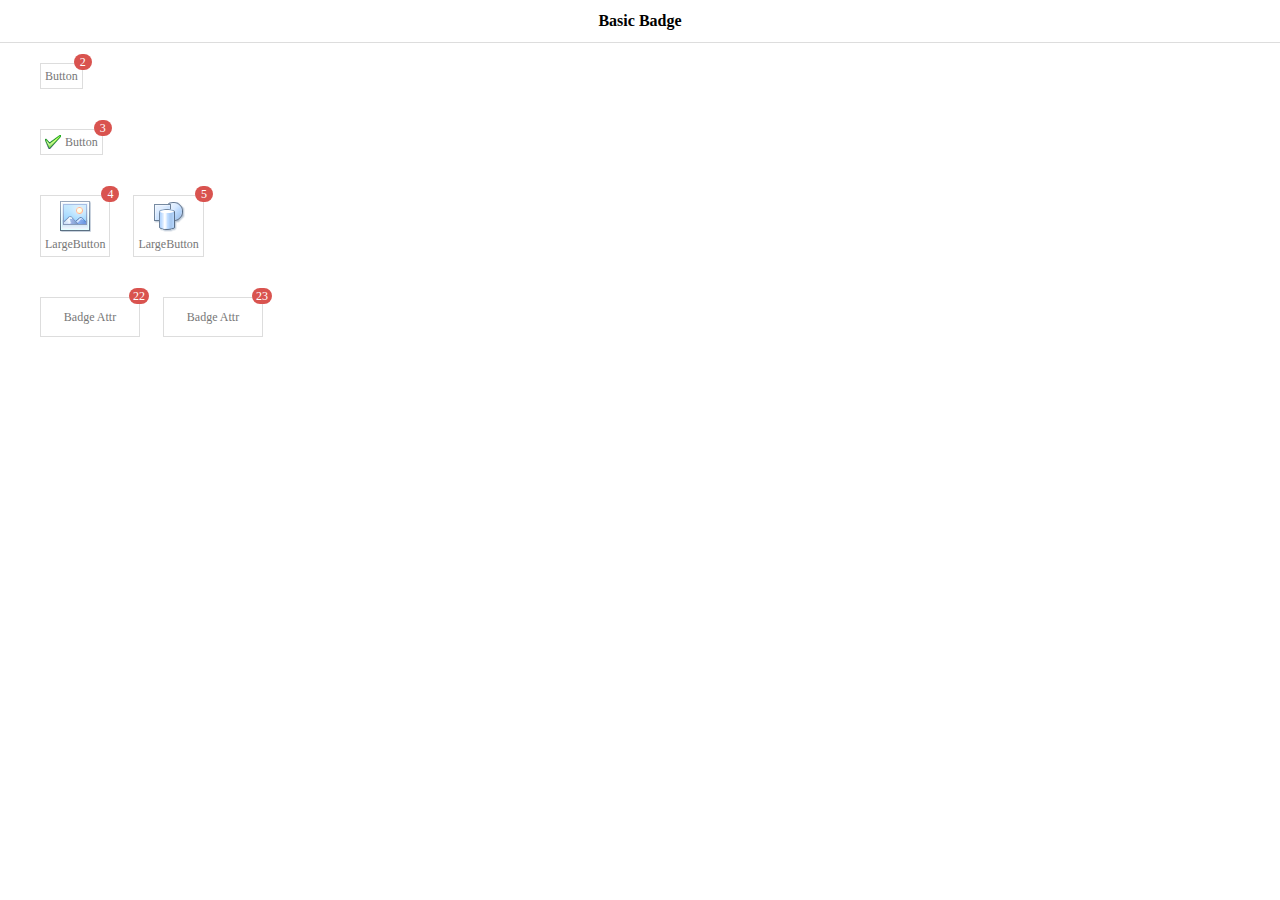
<file: dataProcess/src/main/resources/static/jquery-easyui-1.5.4/demo-mobile/badge/basic.html>
<!doctype html><html><head>    <meta charset="UTF-8">  	<meta name="viewport" content="initial-scale=1.0, maximum-scale=1.0, user-scalable=no">    <title>Basic Badge - jQuery EasyUI Mobile Demo</title>      <link rel="stylesheet" type="text/css" href="../../themes/metro/easyui.css">      <link rel="stylesheet" type="text/css" href="../../themes/mobile.css">      <link rel="stylesheet" type="text/css" href="../../themes/icon.css">      <script type="text/javascript" src="../../jquery.min.js"></script>      <script type="text/javascript" src="../../jquery.easyui.min.js"></script>     <script type="text/javascript" src="../../jquery.easyui.mobile.js"></script> </head><body>	<div class="easyui-navpanel">		<header>			<div class="m-toolbar">				<span class="m-title">Basic Badge</span>			</div>		</header>		<div style="padding:20px 40px">			<a href="#" class="easyui-linkbutton">				Button<span class="m-badge">2</span>			</a>		</div>		<div style="padding:20px 40px">			<a href="#" class="easyui-linkbutton" iconCls="icon-ok">				Button<span class="m-badge">3</span>			</a>		</div>		<div style="padding:20px 40px">			<a href="#" class="easyui-linkbutton" data-options="iconCls:'icon-large-picture',iconAlign:'top',size:'large'">				LargeButton<span class="m-badge">4</span>			</a>			<a href="#" class="easyui-linkbutton" data-options="iconCls:'icon-large-shapes',iconAlign:'top',size:'large'" style="margin-left:20px">				LargeButton<span class="m-badge">5</span>			</a>		</div>		<div style="padding:20px 40px">			<a href="#" class="easyui-linkbutton m-badge" data-badge="22" style="width:100px;height:40px">Badge Attr</a>			<a href="#" class="easyui-linkbutton m-badge" data-badge="23" style="width:100px;height:40px;margin-left:20px">Badge Attr</a>		</div>	</div></body>	</html>
</file>
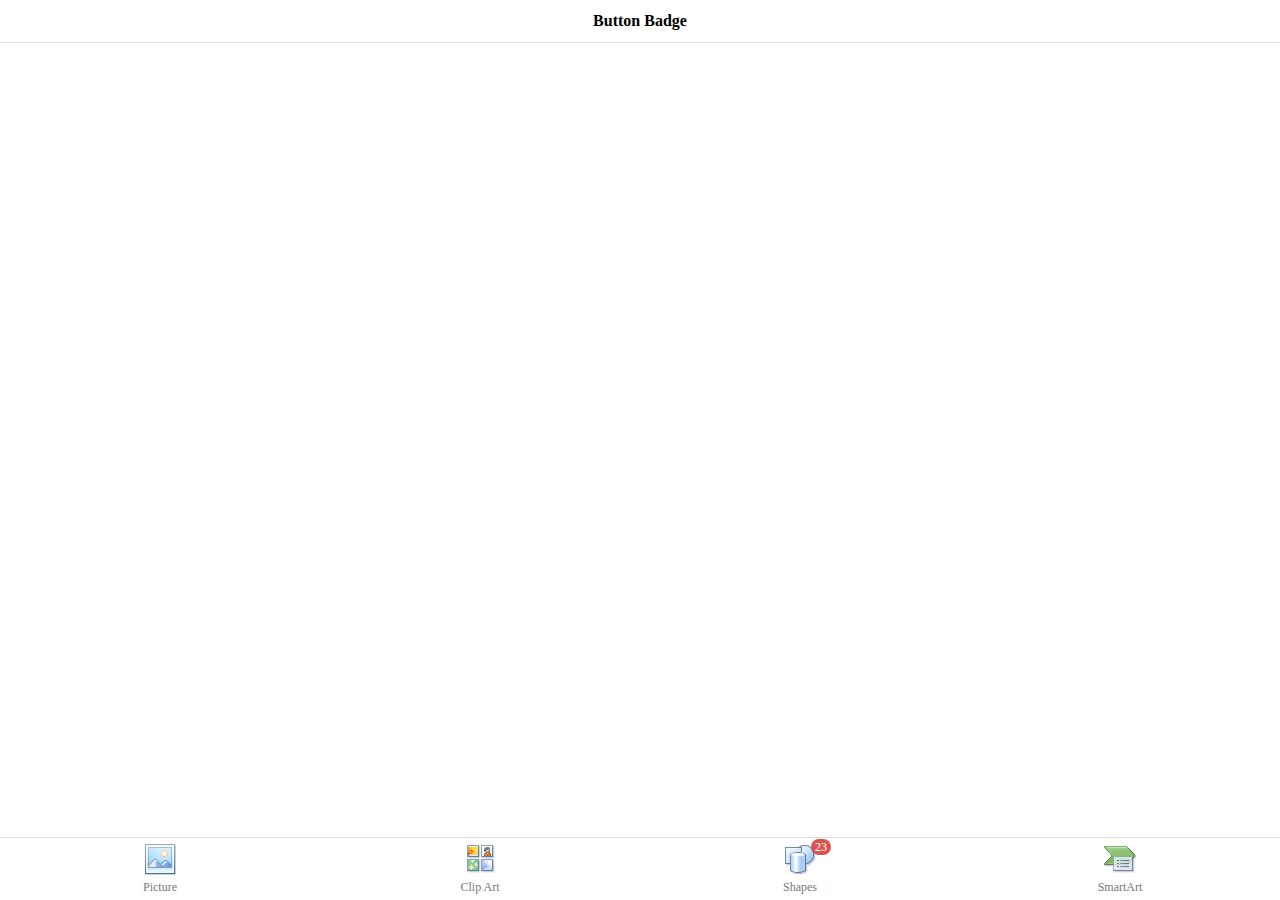
<file: dataProcess/src/main/resources/static/jquery-easyui-1.5.4/demo-mobile/badge/button.html>
<!doctype html><html><head>    <meta charset="UTF-8">  	<meta name="viewport" content="initial-scale=1.0, maximum-scale=1.0, user-scalable=no">    <title>Button Badge - jQuery EasyUI Mobile Demo</title>      <link rel="stylesheet" type="text/css" href="../../themes/metro/easyui.css">      <link rel="stylesheet" type="text/css" href="../../themes/mobile.css">      <link rel="stylesheet" type="text/css" href="../../themes/icon.css">      <script type="text/javascript" src="../../jquery.min.js"></script>      <script type="text/javascript" src="../../jquery.easyui.min.js"></script>     <script type="text/javascript" src="../../jquery.easyui.mobile.js"></script> </head><body>	<div class="easyui-navpanel">		<header>			<div class="m-toolbar">				<span class="m-title">Button Badge</span>			</div>		</header>		<footer>            <div class="m-buttongroup m-buttongroup-justified" style="width:100%">                <a href="#" class="easyui-linkbutton" data-options="iconCls:'icon-large-picture',size:'large',iconAlign:'top',plain:true">Picture</a>                <a href="#" class="easyui-linkbutton" data-options="iconCls:'icon-large-clipart',size:'large',iconAlign:'top',plain:true">Clip Art</a>                <a href="#" class="easyui-linkbutton" data-options="iconCls:'icon-large-shapes',size:'large',iconAlign:'top',plain:true">Shapes<span class="m-badge">23</span></a>                <a href="#" class="easyui-linkbutton" data-options="iconCls:'icon-large-smartart',size:'large',iconAlign:'top',plain:true">SmartArt</a>            </div>		</footer>	</div></body>	</html>
</file>
<file: dataProcess/src/main/resources/static/vanilla-cream-css/style.css>
/*
Kit Name: Vanilla Cream
Kit URI: http://pixelkit.com/kits/light-ui-kit
Description: 100+ elements
Version: 1.0
Author: PixelKit
Author URI: http://pixelkit.com

CSS STRUCTURE:

1. GENERAL TYPOGRAPHY
	- Fonts
	- Global Reset
	- General Styles
	- Clear Floats
	- Typography
	- Buttons
	- Custom checkboxes, radios
	- Ribbons
	- Badges
	- Rating Stars

2. PAGE ITEMS, WIDGETS
	- Table Pricing
	- Sidebar widgets
		- Widget Tags
		- Widget Calendar
	- Comments
	- Forms
    	    - Comment Form
    	    - Login Form
    	    - Search Form
	- Dividers
	- Tabs
    	    - Tabs Style 1
    	    - Tabs Style 2

3. INDEX PAGE
    - Header (Kit Name)
	- Main Menu
	- Dropdown Menu
	        - Dropdown Menu Style 1
	        - Dropdown Menu Style 2
	- Contact Form styled
	- Login Form styled
	- Search Form styled
	- Progress Bars
	- Knobs
	- Simple Message Field
	- Scroll Bars
	- Avatar Placeholder
	- Simple Graph
	- Image Slider
	- Notifications
	- Share Button
	- List Selector

/*===================================================*/
/* 1. GENERAL TYPOGRAPHY */
/*===================================================*/

/*-----------------------------------*/
/* Fonts */
/*-----------------------------------*/

@import url(http://fonts.googleapis.com/css?family=Open+Sans:300italic,400italic,600italic,700italic,800italic,300,400,600,700,800);

/*-----------------------------------*/
/* Global Reset */
/*-----------------------------------*/

html, body, div, span, applet, object, iframe, h1, h2, h3, h4, h5, h6, p, blockquote, pre, a, abbr, acronym, address, big, cite, code, del, dfn, em, img, ins, kbd, q, s, samp, small, strike, strong, sub, sup, tt, var, b, u, i, center, dl, dt, dd, ol, ul, li, fieldset, form, label, legend, table, caption, tbody, tfoot, thead, tr, th, td, article, aside, canvas, details, embed, figure, figcaption, footer, header, hgroup, menu, nav, output, ruby, section, summary, time, mark, audio, video {
	margin: 0;
	padding: 0;
	border: 0;
	font-size: 100%;
	font: inherit;
	vertical-align: baseline; }
article, aside, details, figcaption, figure, footer, header, hgroup, menu, nav, section {
	display: block}
body {
	line-height: 1; }
ol, ul {
	list-style: none; }
blockquote, q {
	quotes: none; }
blockquote:before, blockquote:after, q:before, q:after {
	content: '';
	content: none; }
table {
	border-collapse: collapse;
	border-spacing: 0}

html { font-size: 100%; -webkit-text-size-adjust: 100%; -ms-text-size-adjust: 100%; -webkit-font-smoothing: antialiased; }

/*-----------------------------------*/
/* General Styles */
/*-----------------------------------*/

body {
    font-family: 'Open Sans', sans-serif;
	font-weight: 400;
    color:#605647;
	font-size:13px;
	position:relative;
	background: url(images/bg.jpg) center top repeat;
}
::-moz-selection {
	background: #aba98c;
	color: #000;
	text-shadow: none;
}
::selection {
	background: #aba98c;
	color: #333;
	text-shadow: none;
}
a:hover,
a:focus {
	color: #8D8569;
	text-decoration: none;
}
a:active{background-color: transparent;}

input, textarea, input[type="submit"]:focus, div {
    outline: 0 none;
    font-family: 'Open Sans', sans-serif;
}
button, input, select, textarea {vertical-align: top; margin: 0;}

.alpha{margin-left:0 !important;}
.omega{margin-right:0 !important;}

/*-----------------------------------*/
/* Clear Floats */
/*-----------------------------------*/

html body * span.clear,
html body * div.clear,
html body * li.clear,
html body * dd.clear {
	background: none;
	border: 0;
	clear: both;
	display: block;
	float: none;
	font-size: 0;
	list-style: none;
	margin: 0;
	padding: 0;
	overflow: hidden;
	visibility: hidden;
	width: 0;
	height: 0;
}

.clearfix {
	*zoom: 1;
}
.clearfix:before,
.clearfix:after {
	display: table;
	line-height: 0;
	content: "";
}
.clearfix:after {
	clear: both;
}

/*-----------------------------------*/
/* Typography */
/*-----------------------------------*/

h1, h2, h3, h4, h5, h6 {
	color: #3E362B;
    font-weight: 600;
	line-height:1.2em;
	margin-bottom:.7em;
	text-shadow: 0 1px 1px #FFF;
}
h1{font-size:29px}
h2{font-size:25px}
h3{font-size:23px}
h4{font-size:19px}
h5{font-size:17px}
h6{font-size:14px}

em{font-style: italic;}
strong{font-weight: 700;}
small{font-size: 85%;}

i{
	position: relative;
	top: 0;
	left: 0;
	display: inline-block;
	overflow: hidden;
	text-decoration: none;
	font-style: normal;
	background-repeat: no-repeat;
	margin-right: 15px;
}
p{
	line-height: 21px;
	margin-bottom: 16px;
    text-shadow: 0 2px 0 rgba(255,255,255,0.5);
}
.margin-30{margin-bottom:30px;}

h6.foo{
    font-size: 10px;
	color:#807367;
	text-shadow:none;
	margin:20px 0;
}

/*-----------------------------------*/
/* Buttons */
/*-----------------------------------*/

/* foo classes */
.buttons-wrap{margin-bottom: 50px;}
.buttons{margin-bottom:20px;}
.buttons .btn{margin-right:10px;}
.buttons .btn.btn-left.btn-green,
.buttons .btn.btn-right.btn-green,
.buttons .btn.btn-acute{margin-right:0;}
.buttons-mini{margin-bottom:10px;}
.buttons-mini .btn{margin-right:1px;}
/* end foo classes */

.btn:hover, .btn:focus {
    -webkit-transition: background-position .0s linear;
    -moz-transition: background-position .0s linear;
    -o-transition: background-position .0s linear;
    transition: background-position .0s linear;
}
.btn:hover, .btn:focus, .btn:active, .btn.active, .btn.disabled, .btn[disabled] {
    background-color: transparent;
}
.btn.active, .btn:active,
.btn.btn-white.active, .btn.btn-white:active,
.btn.btn-large.active, .btn.btn-large:active,
.btn.btn-follow.active, .btn.btn-follow:active{
    background-image:url(images/buttons.png);
    -webkit-box-shadow: none;
    -moz-box-shadow: none;
    box-shadow: none;
}

.btn{
    display:inline-block;
    background-image:url(images/buttons.png);
    background-repeat:no-repeat;
    background-color: transparent;
    background-position:right -42px;
    height: 42px;
    line-height: 36px;
    padding: 0;
    padding-right:30px;
    border: 0 none;
    border-radius: 0;
    -webkit-border-radius: 0;
    -moz-border-radius: 0;
    box-shadow: none;
    -webkit-box-shadow: none;
    -moz-box-shadow: none;
}
.btn span,
.btn input{
    display:block;
    background-image:url(images/buttons.png);
    background-repeat:no-repeat;
    background-position:left 0;
    background-color: transparent;
    padding: 0;
    padding-left:30px;
    height: 42px;
    line-height:36px;
    border:none;
    outline:none;
    color: #fff;
    text-shadow:1px 1px 1px rgba(132, 101, 51, 0.6);
    font-size: 13px;
    font-weight: 400;
    white-space: nowrap;
}
.btn input{padding-bottom: 6px;}

.btn.btn-white span,
.btn.btn-white input{
    color: #504433;
    text-shadow:1px 1px 1px rgba(255,255,255,0.75);
}
.btn:hover, .btn:focus{
    background-position:right -42px;
    background-image:url(images/buttons.png);
    background-color: transparent;
    color: #fefae5;
}
.btn.btn-large{
    height: 50px;
    line-height: 48px;
}
.btn.btn-large span,
.btn.btn-large input{
    height: 50px;
    line-height: 48px;
    font-size:18px;
    font-weight: 700;
    text-transform: uppercase;
}
.btn.btn-follow{
    height: 30px;
    line-height: 26px;
    padding-right:20px;
}
.btn.btn-follow span,
.btn.btn-follow input{
    height: 30px;
    line-height: 26px;
}
.btn.btn-search{
    height: 40px;
    line-height: 34px;
    padding-right:40px;
}
.btn.btn-search span,
.btn.btn-search input{
    height: 40px;
    line-height: 34px;
    padding-left:12px;
}
.btn.btn-green span, .btn.btn-green input{text-shadow: 1px 1px 1px #7c9b5f;}
.btn.btn-acute span, .btn.btn-acute input{color:#665b4d; text-shadow: 1px 1px 1px #fff;}

.btn.btn-mini, input.btn.btn-mini{
    width: 29px;
    height: 29px;
    padding: 0;
    background-image:url(images/buttons-mini.png);
    background-repeat:no-repeat;
    background-position:0 0;
}

/* Button Shapes */

.btn.btn-mini.btn-play, input.btn.btn-mini.btn-play{background-position:-29px 0;}
.btn.btn-mini.btn-close, input.btn.btn-mini.btn-close{background-position:-58px 0;}

.btn.btn-hover span, .btn.btn-hover input, .btn.btn-hover span, .btn.btn-hover input{background-position:left -84px;}
.btn.btn-hover, .btn.btn-hover{background-position:right -126px;}
.btn.btn-hover:hover span, .btn.btn-hover:hover input, .btn.btn-hover.hover span, .btn.btn-hover.hover input{background-position:left -168px;}
.btn.btn-hover:hover, .btn.btn-hover.hover{background-position:right -210px;}
.btn.btn-hover:active span, .btn.btn-hover:active input, .btn.btn-hover.active span, .btn.btn-hover.active input{background-position:left -252px;}
.btn.btn-hover:active, .btn.btn-hover.active{background-position:right -294px;}

.btn.btn-white span, .btn.btn-white input{background-position:left -336px;}
.btn.btn-white{background-position:right -378px;}

.btn.btn-left span, .btn.btn-left input{background-position:left -420px;}
.btn.btn-left{background-position:right -462px; padding-right: 25px;}
.btn.btn-right span, .btn.btn-right input{background-position:left -504px;  padding-left: 25px;}
.btn.btn-right{background-position:right -546px;}

.btn.btn-left.btn-green span, .btn.btn-left.btn-green input{background-position:left -588px; line-height: 34px; padding-left: 22px; font-size: 11px;}
.btn.btn-left.btn-green{background-position:right -630px; padding-right: 13px;}
.btn.btn-right.btn-green span, .btn.btn-right.btn-green input{background-position:left -672px; padding-left: 13px; line-height: 34px; font-size: 11px;}
.btn.btn-right.btn-green{background-position:right -714px; padding-right: 22px;}
.btn.btn-acute span, .btn.btn-acute input{background-position:left -756px; padding-left: 20px; font-size: 11px;}
.btn.btn-acute{background-position:right -798px; padding-right: 20px; }

.btn.btn-large span, .btn.btn-large input{background-position:left -840px;}
.btn.btn-large{background-position:right -890px;}

.btn.btn-follow span, .btn.btn-follow input{background-position:left -940px;}
.btn.btn-follow {background-position:right -970px;}

.btn.btn-search span, .btn.btn-search input{background-position:left -1000px;}
.btn.btn-search {background-position:right -1040px;}

/*-----------------------------------*/
/* Custom checkboxes, radios */
/*-----------------------------------*/

.custom-checkbox,.custom-radio {position:relative;}
.custom-checkbox label::selection, .custom-radio label::selection {background: transparent; color: inherit;}
.custom-checkbox input, .custom-radio input {position:absolute; top:3px; left:13px; margin:0; border:none; width:1px; height:1px; display:none;}
.custom-checkbox input {left:4px;}
.checkbox-middle .custom-checkbox input {left:13px; top:2px;}
.checkbox-large .custom-checkbox input {left:13px; top:3px;}
.ie8 .custom-checkbox input, .ie8 .custom-radio input {display:block;}
.custom-checkbox label.focus,.custom-radio label.focus {outline: 0;}

.custom-checkbox label,.custom-radio label {
    display:block;
    position:relative;
    height:28px;
    line-height:24px;
    padding-left:36px;
    margin-bottom:6px;
    cursor:pointer;
    color:#6b6049;
    font-weight: 600;
    background-repeat:no-repeat;
    background-position:0 0;
    background-image: url(images/styled_checkbox.png);
}
.custom-radio label {
    height:29px;
    line-height:25px;
    margin-bottom:4px;
    background-image: url(images/styled_radiobutton.png);
}
.custom-checkbox label.checked,.custom-radio label.checked {
    background-position:0 -100px;
}
.checkbox-middle .custom-checkbox label {
    height: 27px;
    line-height: 23px;
    padding-left:60px;
    background-image: url(images/styled_checkbox_middle.png);
}
.checkbox-large .custom-checkbox label {
    height: 27px;
    line-height: 23px;
    padding-left:80px;
    background-image: url(images/styled_checkbox_large.png);
}

/*-----------------------------------*/
/* Ribbons */
/*-----------------------------------*/

.ribbon{
	height:53px;
	padding-right:40px;
	display: inline-block;
	background-image:url(images/ribbons.png);
	background-repeat: no-repeat;
	background-position: right -53px;
}
.ribbon span{
	display:block;
	height:53px;
	line-height: 42px;
	padding-left:50px;
	background-image:url(images/ribbons.png);
	background-repeat: no-repeat;
	background-position: left 0;
	font-size:14px;
	color:#8b5c1f;
	white-space: nowrap;
}
.ribbon.ribbon-green span{
    background-position:left -106px;
    color:#fff;
    text-shadow:0 1px 1px #8ea972;
}
.ribbon.ribbon-green{background-position:right -159px;}
.ribbon.ribbon-brown span{
    background-position:left -212px;
    color:#fff;
    text-shadow:0 1px 1px #B59562;
}
.ribbon.ribbon-brown{background-position:right -265px;}

/*-----------------------------------*/
/* Badges */
/*-----------------------------------*/

.badge:empty {display: inline-block;}

.badge{
	position: relative;
	width:83px;
	height:83px;
	background-image:url(images/badges_text.png);
	background-repeat: no-repeat;
	background-position: 0 -83px;
	padding: 0;
	background-color: transparent;
	border-radius:0;
	-webkit-border-radius:0;
	-moz-border-radius:0;
}
.badge.badge-try{background-position:0 0;}
.badge.badge-popular{background-position:-83px 0;}
.badge.badge-discount{background-position:-166px 0;}
.badge.badge-fresh{background-position:-83px -83px;}
.badge.badge-sale{background-position:-166px -83px;}

.badge.style2{
    width:100px;
    height:98px;
    background-position: 0 -166px;
}
.badge.style2.badge-green{background-position:-100px -166px;}
.badge.style2.badge-brown{background-position:-200px -166px;}

.badges .badge.style2 {margin-right: -34px;}

/*-----------------------------------*/
/* Rating Stars */
/*-----------------------------------*/

.rating {margin-bottom: 30px;}
.rating span.star{display:block; float:left; width:19px; height:19px; padding-right: 2px; background-repeat: no-repeat;}
.rating span.off{background-image: url(images/icons/star_off.png);}
.rating span.on,
.rating span.star:hover,
.rating span.over{background-image: url(images/icons/star_on.png); cursor:pointer;}

/*===================================================*/
/* 2. PAGE ITEMS, WIDGETS */
/*===================================================*/

.content, .sidebar{padding-top: 20px; padding-bottom: 30px;}
#middle{position: relative; z-index: 0;}
#middle.sidebar_left > .container > .row > .col-sm-8{float:right;}

.boxed {
    background: rgb(253,253,251);
    background: url([data-uri]);
    background: -moz-linear-gradient(top,  rgba(253,253,251,1) 0%, rgba(248,246,241,1) 1%, rgba(245,242,235,1) 100%);
    background: -webkit-gradient(linear, left top, left bottom, color-stop(0%,rgba(253,253,251,1)), color-stop(1%,rgba(248,246,241,1)), color-stop(100%,rgba(245,242,235,1)));
    background: -webkit-linear-gradient(top,  rgba(253,253,251,1) 0%,rgba(248,246,241,1) 1%,rgba(245,242,235,1) 100%);
    background: -o-linear-gradient(top,  rgba(253,253,251,1) 0%,rgba(248,246,241,1) 1%,rgba(245,242,235,1) 100%);
    background: -ms-linear-gradient(top,  rgba(253,253,251,1) 0%,rgba(248,246,241,1) 1%,rgba(245,242,235,1) 100%);
    background: linear-gradient(to bottom,  rgba(253,253,251,1) 0%,rgba(248,246,241,1) 1%,rgba(245,242,235,1) 100%);
    filter: progid:DXImageTransform.Microsoft.gradient( startColorstr='#fdfdfb', endColorstr='#f5f2eb',GradientType=0 );
    border-radius:8px;
	-webkit-border-radius:8px;
	-moz-border-radius:8px;
    -webkit-box-shadow: 1px 3px 5px #B5ADA2;
    -moz-box-shadow: 1px 3px 5px #B5ADA2;
    box-shadow: 1px 3px 5px #B5ADA2;
	margin-bottom:50px;
	position: relative;
	z-index: 0;
}
.boxed.boxed-cream {
    border-top: 1px solid #f6f6f6;
    background: rgb(244,241,235);
    background: url([data-uri]);
    background: -moz-linear-gradient(top,  rgba(244,241,235,1) 0%, rgba(237,233,224,1) 1%, rgba(228,223,210,1) 100%);
    background: -webkit-gradient(linear, left top, left bottom, color-stop(0%,rgba(244,241,235,1)), color-stop(1%,rgba(237,233,224,1)), color-stop(100%,rgba(228,223,210,1)));
    background: -webkit-linear-gradient(top,  rgba(244,241,235,1) 0%,rgba(237,233,224,1) 1%,rgba(228,223,210,1) 100%);
    background: -o-linear-gradient(top,  rgba(244,241,235,1) 0%,rgba(237,233,224,1) 1%,rgba(228,223,210,1) 100%);
    background: -ms-linear-gradient(top,  rgba(244,241,235,1) 0%,rgba(237,233,224,1) 1%,rgba(228,223,210,1) 100%);
    background: linear-gradient(to bottom,  rgba(244,241,235,1) 0%,rgba(237,233,224,1) 1%,rgba(228,223,210,1) 100%);
    filter: progid:DXImageTransform.Microsoft.gradient( startColorstr='#f4f1eb', endColorstr='#e4dfd2',GradientType=0 );
}

/*-----------------------------------*/
/* Table Pricing */
/*-----------------------------------*/

.pricing_box {
    position:relative;
    clear:both;
    margin-bottom:50px;
}
.price_col{
    margin-bottom:40px !important;
}
.price_col .badge{
    display: none;
    position: absolute;
    top:-6px;
    right: -7px;
    z-index: 3;
}
.price_col.col_active .badge{display: block;}
.pricing_box ul {text-align: center;}

.pricing_box .price_item{
    -webkit-box-shadow: 2px 2px 8px rgba(194, 187, 177, 0.89);
    -moz-box-shadow: 2px 2px 8px rgba(194, 187, 177, 0.89);
    box-shadow: 2px 2px 8px rgba(194, 187, 177, 0.89);
    position: relative;
    border:none;
    border-radius: 6px;
    -webkit-border-radius: 6px;
    -moz-border-radius: 6px;
    background: #f1eee6;
    text-align: center;
}

.price_col.col_active .price_item,
.price_style2 .price_item{
    background: #f5f3ee;
}
.price_style2 .price_item{margin:0 20px;}

.price_col.price_col_red .price_item{background: #f4f4f4;}
.price_col.price_col_blue .price_item{background: #d9e8f2;}

.pricing_box li.price_col {
    display:inline-block;
    padding:0;
    position:relative;
}
.pricing_box.price_style2 li.price_col {
    display:block;
    padding:0 15px;
    position:relative;
}
.price_style1 .price_col.col_active{
    margin: 0 -36px;
    top:12px;
    z-index: 1;
}
.price_style1 .price_col .price_item {
    width:250px;
    position: relative;
}
.price_style1 .price_col.col_active .price_item {width:240px;}

/*Pricing Head*/

.price_col_head{padding:16px 10px;}
.price_col.col_active .price_col_head,
.price_style2 .price_col_head{
    padding:21px 10px;
}
.price_col_head .price,
.price_col_head .price sup,
.price_col_head .price em,
.price_col_head .price span{
    display: inline-block;
}
.price_col_head .price{text-shadow: 1px 1px 1px #A88C5E;}
.price_col_green .price_col_head .price{text-shadow: 1px 1px 1px #7b955f;}
.price_col_light .price_col_head .price{text-shadow: none;}

.price_col_head .price sup {
    font-size: 18px;
    color: #fff7bf;
    top:-17px;
}
.price_col_head .price em {
    font-size: 44px;
    color: #fff;
    font-style: normal;
}
.price_col_head .price span {
    font-size: 15px;
    color: #fffbde;
}
.price_col.col_active .price_col_head .price sup,
.price_style2 .price_col_head .price sup{
    font-size: 22px;
    top:-20px;
}
.price_col.col_active .price_col_head .price em,
.price_style2 .price_col_head .price em {
    font-size: 52px;
}
.price_col.col_active .price_col_head .price span,
.price_style2 .price_col_head .price span {
    font-size: 18px;
}
.price_col_light .price_col_head .price sup,
.price_col_light .price_col_head .price span{
    color: #584215;
}

.price_col .price_col_head {
    position:relative;
    border-radius: 6px 6px 0 0;
    -webkit-border-radius: 6px 6px 0 0;
    -moz-border-radius: 6px 6px 0 0;
    border-bottom: 1px solid #bd8842;
    -webkit-box-shadow: inset 1px 2px 2px rgba(240, 224, 190, 0.6);
    -moz-box-shadow: inset 1px 2px 2px rgba(240, 224, 190, 0.6);
    box-shadow: inset 1px 2px 2px rgba(240, 224, 190, 0.6);
    background: rgb(233,209,154);
    background: url([data-uri]);
    background: -moz-linear-gradient(top,  rgba(233,209,154,1) 0%, rgba(208,157,80,1) 100%);
    background: -webkit-gradient(linear, left top, left bottom, color-stop(0%,rgba(233,209,154,1)), color-stop(100%,rgba(208,157,80,1)));
    background: -webkit-linear-gradient(top,  rgba(233,209,154,1) 0%,rgba(208,157,80,1) 100%);
    background: -o-linear-gradient(top,  rgba(233,209,154,1) 0%,rgba(208,157,80,1) 100%);
    background: -ms-linear-gradient(top,  rgba(233,209,154,1) 0%,rgba(208,157,80,1) 100%);
    background: linear-gradient(to bottom,  rgba(233,209,154,1) 0%,rgba(208,157,80,1) 100%);
    filter: progid:DXImageTransform.Microsoft.gradient( startColorstr='#e9d19a', endColorstr='#d09d50',GradientType=0 );
}
.price_col.price_col_green .price_col_head {
    border-bottom: 1px solid #6a923d;
    -webkit-box-shadow: inset 1px 2px 2px rgba(213, 231, 168, 0.8);
    -moz-box-shadow: inset 1px 2px 2px rgba(213, 231, 168, 0.8);
    box-shadow: inset 1px 2px 2px rgba(213, 231, 168, 0.8);
    background: rgb(192,215,140);
    background: url([data-uri]);
    background: -moz-linear-gradient(top,  rgba(192,215,140,1) 0%, rgba(118,170,73,1) 100%);
    background: -webkit-gradient(linear, left top, left bottom, color-stop(0%,rgba(192,215,140,1)), color-stop(100%,rgba(118,170,73,1)));
    background: -webkit-linear-gradient(top,  rgba(192,215,140,1) 0%,rgba(118,170,73,1) 100%);
    background: -o-linear-gradient(top,  rgba(192,215,140,1) 0%,rgba(118,170,73,1) 100%);
    background: -ms-linear-gradient(top,  rgba(192,215,140,1) 0%,rgba(118,170,73,1) 100%);
    background: linear-gradient(to bottom,  rgba(192,215,140,1) 0%,rgba(118,170,73,1) 100%);
    filter: progid:DXImageTransform.Microsoft.gradient( startColorstr='#c0d78c', endColorstr='#76aa49',GradientType=0 );
}
.price_col.price_col_light .price_col_head {
    border-bottom: 1px solid #ceae81;
    -webkit-box-shadow: inset 1px 2px 2px rgba(246, 240, 225, 0.8);
    -moz-box-shadow: inset 1px 2px 2px rgba(246, 240, 225, 0.8);
    box-shadow: inset 1px 2px 2px rgba(246, 240, 225, 0.8);
    background: rgb(242,231,209);
    background: url([data-uri]);
    background: -moz-linear-gradient(top,  rgba(242,231,209,1) 0%, rgba(228,203,156,1) 100%);
    background: -webkit-gradient(linear, left top, left bottom, color-stop(0%,rgba(242,231,209,1)), color-stop(100%,rgba(228,203,156,1)));
    background: -webkit-linear-gradient(top,  rgba(242,231,209,1) 0%,rgba(228,203,156,1) 100%);
    background: -o-linear-gradient(top,  rgba(242,231,209,1) 0%,rgba(228,203,156,1) 100%);
    background: -ms-linear-gradient(top,  rgba(242,231,209,1) 0%,rgba(228,203,156,1) 100%);
    background: linear-gradient(to bottom,  rgba(242,231,209,1) 0%,rgba(228,203,156,1) 100%);
    filter: progid:DXImageTransform.Microsoft.gradient( startColorstr='#f2e7d1', endColorstr='#e4cb9c',GradientType=0 );
}

/*Pricing Body*/

.price_col .price_body_top{
    position: relative;
    padding: 10px;
    margin-bottom: 29px;
    border-bottom: 1px solid #e0d5c5;
    background: rgb(244,241,233);
    background: url([data-uri]);
    background: -moz-linear-gradient(top,  rgba(244,241,233,1) 0%, rgba(237,232,219,1) 100%);
    background: -webkit-gradient(linear, left top, left bottom, color-stop(0%,rgba(244,241,233,1)), color-stop(100%,rgba(237,232,219,1)));
    background: -webkit-linear-gradient(top,  rgba(244,241,233,1) 0%,rgba(237,232,219,1) 100%);
    background: -o-linear-gradient(top,  rgba(244,241,233,1) 0%,rgba(237,232,219,1) 100%);
    background: -ms-linear-gradient(top,  rgba(244,241,233,1) 0%,rgba(237,232,219,1) 100%);
    background: linear-gradient(to bottom,  rgba(244,241,233,1) 0%,rgba(237,232,219,1) 100%);
    filter: progid:DXImageTransform.Microsoft.gradient( startColorstr='#f4f1e9', endColorstr='#ede8db',GradientType=0 );
}
.price_col .price_body_top:after{
    content: '';
    display: block;
    position: absolute;
    bottom:-14px;
    left: 50%;
    margin-left: -22px;
    width: 44px;
    height: 14px;
    background: url(images/service-arrow.png) no-repeat;
}
.price_col.col_active .price_body_top,
.price_style2 .price_body_top{
    padding: 10px 10px 17px;
    margin-bottom: 23px;
}
.price_col .price_body_top strong{
    display:block;
    font-size:24px;
    color:#5f513f;
    font-weight: 400;
}
.price_col.col_active .price_body_top strong,
.price_style2 .price_body_top strong{
    font-size: 30px;
}
.price_body_top span{
    display:block;
    color:#837963;
    font-size: 12px;
}
.price_col.col_active .price_body_top span,
.price_style2 .price_body_top span{
    font-size: 13px;
}

.price_col_body ul {
    padding: 0 10% 0 18%;
    text-align: left;
}
.price_col_body ul li{
    font-size: 12px;
    color:#837963;
    display:block;
    line-height: 21px;
    padding-left: 25px;
    margin-bottom: 10px;
    background: url(images/service-check.png) 0 0 no-repeat;
}
.price_col.col_active .price_col_body ul li,
.price_style2 .price_col_body ul li{
    font-size: 14px;
    color:#71aa27;
    background: url(images/service-check.png) 0 -100px no-repeat;
}

/*Pricing Bottom*/

.price_col .price_col_foot{
    border-radius:0 0 6px 6px;
    -webkit-border-radius:0 0 6px 6px;
    -moz-border-radius:0 0 6px 6px;
    padding: 9px 0 17px;
}
.price_col.col_active .price_col_foot{
    padding: 9px 0 22px;
}
.price_style2 .price_col_foot{
    padding: 15px 0 24px;
}

/*Responsive*/

@media (max-width: 767px){
    .pricing_box.price_style1 li.price_col{
        display: block;
        top:0;
    }
    .price_style1 .price_col .price_item, .price_style1 .price_col.col_active .price_item{width: 100%;}

    .price_style1 .price_col.col_active,
    .price_style2 .price_item,
    .price_style2 .price_col.col_active .price_item{margin:0;}
}
@media (min-width: 768px) and (max-width: 991px){
    .price_style1 .price_col.col_active{margin: 0 -78px;}

    .col-sm-8 .pricing_box.price_style1 li.price_col{
        display: block;
        top:0;
    }
    .col-sm-8 .price_style1 .price_col .price_item, .col-sm-8 .price_style1 .price_col.col_active .price_item{width: 100%;}

    .price_style2 .price_item,
    .price_style2 .price_col.col_active .price_item{margin:0;}
}

/*-----------------------------------*/
/* Sidebar widgets */
/*-----------------------------------*/

.widget-container{margin-bottom: 30px;}
.widget-container .widget-title{
	font-size: 20px;
	margin-bottom:13px;
}

/* Widget Tags */

.widget_tag_cloud .inner{padding: 22px 25px 27px;}
.widget_tag_cloud .widget-title {margin-bottom: 17px;}

.tagcloud a{
	display:inline-block;
	font-size:12px;
	text-align: center;
	white-space:nowrap;
	background-image:url(images/tag.png);
	background-repeat:no-repeat;
	background-position:right -29px;
	height: 29px;
	line-height: 28px;
	padding-right:16px;
	color:#3e362b;
	text-shadow:0 1px 0 #fff;
	margin:5px 3px;
}
.tagcloud a:hover{color:#8D8569;}

.tagcloud a span{
	display:block;
	background-image:url(images/tag.png);
	background-repeat:no-repeat;
	background-position:left 0;
	padding-left:26px;
    height: 29px;
    line-height: 28px;
}
.tagcloud.style2 a{
    background-position:right -87px;
    font-size:11px;
    color:#436315;
    text-shadow:1px 1px 1px rgba(255, 255, 255, 0.75);
    margin:5px 0;
    padding-right:20px;
}
.tagcloud.style2 a:hover{color:#8D8569;}

.tagcloud.style2 a span{
    background-position:left -58px;
    line-height: 23px;
    padding-left:27px;
}

.tagcloud.style3 a{
    background-position:right -140px;
    font-size:11px;
    color:#8d8273;
    text-shadow:1px 1px 1px rgba(255, 255, 255, 0.75);
    padding-right:20px;
}
.tagcloud.style3 a:hover{color:#8D8569;}

.tagcloud.style3 a span{
    background-position:left -116px;
    line-height: 21px;
    padding-left:27px;
}

/* Widget Calendar */

.widget_calendar.boxed-cream{border-top: 0 none;}
.widget_calendar .inner{padding: 0 15px 15px;}
.ie8 #date_departure {display: none !important;}

/*-----------------------------------*/
/* Post Items */
/*-----------------------------------*/

/* Post Images */

.carousel-inner {
	height: 300px;
	-webkit-border-radius:5px;
	-moz-border-radius:5px;
    border-radius:5px;
}
.carousel-inner > .item {
	height: 300px;
	overflow:hidden;
}
.carousel-inner > .item > img,
.carousel-inner > .item > a > img {
	width: auto;
    max-width: none;
}
.carousel-control {
	position: absolute;
	top: 143px;
	left: -25px;
	width: 9px;
	height: 16px;
	margin-top: 0;
	border: none;
	-webkit-border-radius: 0;
	-moz-border-radius: 0;
	border-radius: 0;
	opacity: 1;
}
.carousel-control.left,
.carousel-control.right{
    background-image:url(images/post_image_controls.png);
    background-position: -70px 0;
    background-color: transparent;
    background-repeat: no-repeat;
    filter:none;
}
.carousel-control.right {
	right: -25px;
	left: auto;
	background-position: -70px -16px;
}
.carousel-indicators {display: none;}

/*-----------------------------------*/
/* Comments */
/*-----------------------------------*/

.comment-list {
    position: relative;
    margin-bottom: 26px;
}
.comment-list h2 {
	font-size: 23px;
	margin-bottom: 30px;
}
.link-add-comment {
	position: absolute;
	top: 10px;
	right: 2px;
	color: #6d9048;
	font-size: 12px;
	font-weight: 600;
    text-transform: uppercase;
	text-decoration: underline;
}
.comment-list li.comment {
	padding-left: 80px;
	position: relative;
}
.comment-list .children li.comment:before {
	content:'';
	display: block;
	width: 11px;
	height: 11px;
	position: absolute;
	top:7px;
	left:-28px;
}
.comment-body {
	padding: 26px 20px 22px;
	-webkit-border-radius: 5px;
    -moz-border-radius: 5px;
    border-radius: 5px;
	-webkit-box-shadow: 1px 2px 16px -2px rgba(0, 0, 0, 0.2);
    -moz-box-shadow: 1px 2px 16px -2px rgba(0, 0, 0, 0.2);
    box-shadow: 1px 2px 16px -2px rgba(0, 0, 0, 0.2);
	position: relative;
	margin-bottom:22px;
    border-top: 1px solid #fcfbf9;
    border-left: 1px solid #fcfbf9;
    background: rgb(245,244,238);
    background: url([data-uri]);
    background: -moz-linear-gradient(top,  rgba(245,244,238,1) 0%, rgba(236,233,221,1) 100%);
    background: -webkit-gradient(linear, left top, left bottom, color-stop(0%,rgba(245,244,238,1)), color-stop(100%,rgba(236,233,221,1)));
    background: -webkit-linear-gradient(top,  rgba(245,244,238,1) 0%,rgba(236,233,221,1) 100%);
    background: -o-linear-gradient(top,  rgba(245,244,238,1) 0%,rgba(236,233,221,1) 100%);
    background: -ms-linear-gradient(top,  rgba(245,244,238,1) 0%,rgba(236,233,221,1) 100%);
    background: linear-gradient(to bottom,  rgba(245,244,238,1) 0%,rgba(236,233,221,1) 100%);
    filter: progid:DXImageTransform.Microsoft.gradient( startColorstr='#f5f4ee', endColorstr='#ece9dd',GradientType=0 );
}
.comment-avatar {
	position: absolute;
	top: 0;
	left: -80px;
	width: 65px;
	height: 65px;
	background: #fbfbfb;
	border-radius: 5px;
	-webkit-border-radius: 5px;
	-moz-border-radius: 5px;
    -webkit-box-shadow: 2px 2px 5px rgba(0, 0, 0, 0.2);
    -moz-box-shadow: 2px 2px 5px rgba(0, 0, 0, 0.2);
	box-shadow: 2px 2px 5px rgba(0, 0, 0, 0.2);
}
.comment-avatar img {
	display: block;
	width: 57px;
	height: 57px;
	margin: 4px;
}
.comment-arrow{
	width: 7px;
	height: 12px;
	position: absolute;
	top:14px;
	left:-7px;
	z-index: 2;
}
.comment-author {
	margin-bottom: 5px;
	text-align: right;
	color: #a2731f;
	font-size: 12px;
}
.link-author {
	font-size: 18px;
	float: left;
	color: #3e362b;
    position: relative;
    top:-6px;
}
.link-reply {
	color: #a2731f;
	padding-right: 15px;
}

/* Responsive */
@media (max-width:479px){
    .link-add-comment {
        top: 30px;
        left: 0;
        right: auto;
    }
    .comment-body {
        padding-left:10px;
        padding-right:10px;
    }
}

/*-----------------------------------*/
/* Forms */
/*-----------------------------------*/

/*-----------------------------------*/
/* Comment Form */
/*-----------------------------------*/

input::-webkit-input-placeholder {font-size:11px; color:#786e55;}
input:-moz-placeholder {font-size:11px;; color:#786e55;}
textarea::-webkit-input-placeholder {font-size:11px; color:#786e55;}
textarea:-moz-placeholder {font-size:11px; color:#786e55;}

.largePlaceholder input::-webkit-input-placeholder {font-size:13px; font-weight:600; color:#292929;}
.largePlaceholder input:-moz-placeholder {font-size:13px; font-weight:600; color:#292929;}
.largePlaceholder textarea::-webkit-input-placeholder {font-size:13px; font-weight:600; color:#292929;}
.largePlaceholder textarea:-moz-placeholder {font-size:13px; font-weight:600; color:#292929;}

label, input, button, select, textarea {
	font-size: inherit;
	line-height: normal;
}
.input_icon{
	display: block;
	position: absolute;
	top: 33px;
	right: 6px;
	z-index: 1;
}
.add-comment{margin-bottom: 50px;}
.comment-form .form-inner{padding:8px 37px 0;}

.add-comment-title{
    border-bottom: 1px solid #fbfaf8;
    margin-bottom: 16px;
}
.add-comment-title h3{
    line-height: 26px;
	border-bottom: 1px solid #d8d4c7;
	padding: 20px 34px;
    margin-bottom: 0;
}
.field_text,
.field_select{
	float:left;
	margin-right: 2%;
	margin-bottom: 12px;
	width: 48%;
}
.field_text.omega,
.field_select.omega{
	float:right;
}
.field_text.field_textarea{width: 100%;}

.label_title{
	display: block;
	padding-bottom:8px;
	color: #5c5c5c;
    font-size: 10px;
    text-transform: uppercase;
	cursor: default;
	margin-bottom: 0;
}

input[type="text"],
input[type="password"],
textarea,
.select_styled{
	border-top:1px solid #c0b9ae;
	border-left:1px solid #c0b9ae;
	border-right:1px solid #dad4c9;
	border-bottom:1px solid #dad4c9;
	background: #e8e4db;
	-webkit-border-radius: 5px;
	-moz-border-radius: 5px;
    border-radius: 5px;
	padding:0 16px;
	font-size:17px;
	*padding:0;
	-moz-box-sizing:border-box;
	-ms-box-sizing:border-box;
	-webkit-box-sizing:border-box;
	box-sizing:border-box;
	-webkit-box-shadow: inset 1px 1px 3px rgba(118,108,100,0.26);
	-moz-box-shadow: inset 1px 1px 3px rgba(118,108,100,0.26);
	box-shadow: inset 1px 1px 3px rgba(118,108,100,0.26);
    width: 100%;
}
textarea {padding:10px 16px;}

input[type="text"],
input[type="password"],
textarea{
	-webkit-appearance: none;
    -moz-appearance: none;
}
input[type="text"],
input[type="password"]{
	width:100%;
	height:36px;
	margin: 0;
	outline: none;
    font-size: 11px;
}
.ie8 input[type="text"],
.ie8 input[type="password"]{
    line-height:32px;
}
textarea:focus,
input[type="text"]:focus,
input[type="password"]:focus{
    border-top:1px solid #c0b9ae;
    border-left:1px solid #c0b9ae;
    border-right:1px solid #dad4c9;
    border-bottom:1px solid #dad4c9;
	box-shadow: none;
}
.comment-form textarea{
	width:100%;
	height:102px;
	padding:9px 15px;
	resize: vertical;
	overflow: auto;
	color:#3a3a3a;
}
.comment-form .rowSubmit {
	padding: 0 30px 26px;
}
.comment-form .error {
    overflow: hidden;
    border: 1px solid #F00!important;
}

/*-----------------------------------*/
/* Login Form */
/*-----------------------------------*/

.widget_login .inner{padding: 37px 26px 0;}

.widget_login .field_text {
    float: none;
    margin: 0 0 28px;
    width: auto;
}
.widget_login label,
.widget_login .forget_password a{
    font-size: 12px;
    line-height: 26px;
    color: #3e362b;
}
.widget_login .rowRemember{margin-bottom: 10px;}
.widget_login .forget_password{display: none;}
.widget_login .forgetmenot{float: left;}
.widget_login .rowSubmit{margin: 0 -26px !important; text-align: center;}
.widget_login .label_title {display: none;}
.widget_login .input_icon{top:2px;}

/*-----------------------------------*/
/* Search Form */
/*-----------------------------------*/

.widget_search .inner{padding: 16px 10px 9px 26px;}
.widget_search .field_text{margin: 0 98px 0 0; width: auto; float: none;}
.widget_search .field_text input{height:33px;}
.widget_search .btn{float:right; margin-top:-2px;}

/* Responsive */
@media (max-width:479px){
  .add-comment.boxed .comment-form,
  .survey-form .form-inner,
  .survey-form .rowSubmit{
    padding-left: 10px !important;
    padding-right: 10px !important;
  }
  .comment-form .form-inner{padding:0;}
  .contact-form.boxed .btn {right: 0;}
  .add-comment.styled .comment-form .form-inner {padding: 26px 3px 8px 72px !important;}
  .payment-form .field_text,
  .payment-form #payment  > .field_select{
    float: none !important;
    width: 100% !important;
  }
}

/*-----------------------------------*/
/* Dividers */
/*-----------------------------------*/

.dividers{margin-bottom:40px;}

.divider{
	border-top:1px solid #99907a;
	border-bottom:1px solid #f1eeea;
	margin:15px 0;
}
.divider.dashed{
	border-top:1px dashed #99907a;
	border-bottom:1px dashed #f1eeea;
}
.divider.margin-30{margin: 35px 0 30px;}

/*-----------------------------------*/
/* Tabs */
/*-----------------------------------*/

.tabs_framed{margin-bottom:50px;}
.sidebar .tabs_framed{margin-bottom:30px;}

/*-----------------------------------*/
/* Tabs Style 1 */
/*-----------------------------------*/

.tabs li{
	float:left;
	text-align: center;
	height: 39px;
	line-height: 39px;
	position: relative;
    border:1px solid #e2d8c3;
    border-bottom: 0 none;
    border-radius: 5px 5px 0 0;
    -webkit-border-radius: 5px 5px 0 0;
    -moz-border-radius: 5px 5px 0 0;
    margin-right:2px;
    margin-top: 4px;
    background: rgb(240,236,230);
    background: url([data-uri]);
    background: -moz-linear-gradient(top,  rgba(240,236,230,1) 0%, rgba(221,213,201,1) 100%);
    background: -webkit-gradient(linear, left top, left bottom, color-stop(0%,rgba(240,236,230,1)), color-stop(100%,rgba(221,213,201,1)));
    background: -webkit-linear-gradient(top,  rgba(240,236,230,1) 0%,rgba(221,213,201,1) 100%);
    background: -o-linear-gradient(top,  rgba(240,236,230,1) 0%,rgba(221,213,201,1) 100%);
    background: -ms-linear-gradient(top,  rgba(240,236,230,1) 0%,rgba(221,213,201,1) 100%);
    background: linear-gradient(to bottom,  rgba(240,236,230,1) 0%,rgba(221,213,201,1) 100%);
    filter: progid:DXImageTransform.Microsoft.gradient( startColorstr='#f0ece6', endColorstr='#ddd5c9',GradientType=0 );
}
.tabs li.active{
    margin-top: 0;
    height: 43px;
    line-height: 43px;
    border-color: #faf8f2;
    background: #f5f2eb;
    filter:none;
    box-shadow: 1px 1px 6px rgba(0, 0, 0, 0.2);
    -webkit-box-shadow: 1px 1px 6px rgba(0, 0, 0, 0.2);
    -moz-box-shadow: 1px 1px 6px rgba(0, 0, 0, 0.2);
}
.tabs li a{
    font-size: 13px;
	color:#948c88;
    font-weight: 600;
	text-shadow:0 1px 1px #fff;
	display: block;
    padding: 0 22px;
}
.tabs li.active a{
    font-size: 17px;
	color:#292929;
}
@media (max-width: 991px){
    .tabs li a {padding: 0 5px;}
}
@media (max-width: 479px){
    .tabs li a {font-size: 11px;}
    .tabs li.active a {font-size: 13px;}
}
.tabs li span{
	display: inline-block;
	width: 16px;
	height: 16px;
	line-height: 14px;
	font-size: 10px;
	color: #fff;
	margin-right: 5px;
    border:1px solid #afa5a2;
    border-radius: 50%;
	-webkit-border-radius: 50%;
	-moz-border-radius: 50%;
	box-shadow: 1px 1px 1px rgba(0,0,0,0.2);
	-webkit-box-shadow: 1px 1px 1px rgba(0,0,0,0.2);
	-moz-box-shadow: 1px 1px 1px rgba(0,0,0,0.2);
	text-shadow: 1px 1px 1px #393939;
    position: relative;
    top:-2px;
    background: rgb(225,221,219);
    background: url([data-uri]);
    background: -moz-linear-gradient(top,  rgba(225,221,219,1) 0%, rgba(183,174,169,1) 100%);
    background: -webkit-gradient(linear, left top, left bottom, color-stop(0%,rgba(225,221,219,1)), color-stop(100%,rgba(183,174,169,1)));
    background: -webkit-linear-gradient(top,  rgba(225,221,219,1) 0%,rgba(183,174,169,1) 100%);
    background: -o-linear-gradient(top,  rgba(225,221,219,1) 0%,rgba(183,174,169,1) 100%);
    background: -ms-linear-gradient(top,  rgba(225,221,219,1) 0%,rgba(183,174,169,1) 100%);
    background: linear-gradient(to bottom,  rgba(225,221,219,1) 0%,rgba(183,174,169,1) 100%);
    filter: progid:DXImageTransform.Microsoft.gradient( startColorstr='#e1dddb', endColorstr='#b7aea9',GradientType=0 );
}
.tabs li.active span{
    width: 20px;
    height: 20px;
    line-height: 16px;
    border:1px solid #87b35a;
    top:-3px;
    -webkit-box-shadow: 1px 1px 1px rgba(0, 0, 0, 0.2), inset 0 -2px 0px rgba(101, 124, 68, 0.8);
    -moz-box-shadow: 1px 1px 1px rgba(0, 0, 0, 0.2), inset 0 -2px 0px rgba(101, 124, 68, 0.8);
    box-shadow: 1px 1px 1px rgba(0, 0, 0, 0.2), inset 0 -2px 0px rgba(101, 124, 68, 0.8);
    background: rgb(176,211,139);
    background: url([data-uri]);
    background: -moz-linear-gradient(top,  rgba(176,211,139,1) 0%, rgba(115,151,76,1) 100%);
    background: -webkit-gradient(linear, left top, left bottom, color-stop(0%,rgba(176,211,139,1)), color-stop(100%,rgba(115,151,76,1)));
    background: -webkit-linear-gradient(top,  rgba(176,211,139,1) 0%,rgba(115,151,76,1) 100%);
    background: -o-linear-gradient(top,  rgba(176,211,139,1) 0%,rgba(115,151,76,1) 100%);
    background: -ms-linear-gradient(top,  rgba(176,211,139,1) 0%,rgba(115,151,76,1) 100%);
    background: linear-gradient(to bottom,  rgba(176,211,139,1) 0%,rgba(115,151,76,1) 100%);
    filter: progid:DXImageTransform.Microsoft.gradient( startColorstr='#b0d38b', endColorstr='#73974c',GradientType=0 );
}

.tab-content {
    overflow: visible;
    border-radius:0 4px 4px 4px;
    -webkit-border-radius:0 4px 4px 4px;
    -moz-border-radius:0 4px 4px 4px;
    -webkit-box-shadow: 1px 3px 4px rgba(0, 0, 0, 0.16);
    -moz-box-shadow: 1px 3px 4px rgba(0, 0, 0, 0.16);
    box-shadow: 1px 3px 4px rgba(0, 0, 0, 0.16);
    position: relative;
    z-index: 0;
    padding:30px 35px 17px;
    background: rgb(245,242,235);
    background: url([data-uri]);
    background: -moz-linear-gradient(top,  rgba(245,242,235,1) 92%, rgba(235,233,228,1) 100%);
    background: -webkit-gradient(linear, left top, left bottom, color-stop(92%,rgba(245,242,235,1)), color-stop(100%,rgba(235,233,228,1)));
    background: -webkit-linear-gradient(top,  rgba(245,242,235,1) 92%,rgba(235,233,228,1) 100%);
    background: -o-linear-gradient(top,  rgba(245,242,235,1) 92%,rgba(235,233,228,1) 100%);
    background: -ms-linear-gradient(top,  rgba(245,242,235,1) 92%,rgba(235,233,228,1) 100%);
    background: linear-gradient(to bottom,  rgba(245,242,235,1) 92%,rgba(235,233,228,1) 100%);
    filter: progid:DXImageTransform.Microsoft.gradient( startColorstr='#f5f2eb', endColorstr='#ebe9e4',GradientType=0 );
}
.payment-form .tab-content {padding:30px 35px 30px;}

.tab-content h4{
    font-size: 19px;
    font-weight: 600;
    color: #6d9048;
    margin-bottom: 13px;
}
.tab_image.pull-left,
.tab_image.pull-right{
    width: 45%;
}
.tab_image{margin:0 0 12px 0;}
.tab_image.pull-left{margin:5px 16px 5px 0;}
.tab_image.pull-right{margin:5px 0 5px 16px;}

.tab_image img{
    border-radius: 4px;
    -webkit-border-radius: 4px;
    -moz-border-radius: 4px;
    display: block;
    width: 100%;
}

/*-----------------------------------*/
/* Tabs Style 2 */
/*-----------------------------------*/

.tabs_framed.styled .tabs li{
    border:1px solid #E7DFCE;
    border-top: 1px solid #eee;
    border-bottom: 0 none;
    background: rgb(228,223,215);
    background: url([data-uri]);
    background: -moz-linear-gradient(top,  rgba(228,223,215,1) 0%, rgba(216,208,197,1) 100%);
    background: -webkit-gradient(linear, left top, left bottom, color-stop(0%,rgba(228,223,215,1)), color-stop(100%,rgba(216,208,197,1)));
    background: -webkit-linear-gradient(top,  rgba(228,223,215,1) 0%,rgba(216,208,197,1) 100%);
    background: -o-linear-gradient(top,  rgba(228,223,215,1) 0%,rgba(216,208,197,1) 100%);
    background: -ms-linear-gradient(top,  rgba(228,223,215,1) 0%,rgba(216,208,197,1) 100%);
    background: linear-gradient(to bottom,  rgba(228,223,215,1) 0%,rgba(216,208,197,1) 100%);
    filter: progid:DXImageTransform.Microsoft.gradient( startColorstr='#e4dfd7', endColorstr='#d8d0c5',GradientType=0 );
    -webkit-box-shadow: 1px 1px 6px rgba(194, 187, 177, 0.88);
    -moz-box-shadow: 1px 1px 6px rgba(194, 187, 177, 0.88);
    box-shadow: 1px 1px 6px rgba(194, 187, 177, 0.88);
}
.tabs_framed.styled .tabs li.active{
    border-color: #eae5da;
    border-top: 1px solid #f8f8f8;
    background: #e8e3d7;
    filter:none;
    top: 1px;
    z-index: 1;
    -webkit-box-shadow: 0px -2px 3px rgba(194, 187, 177, 0.32);
    -moz-box-shadow: 0px -2px 3px rgba(194, 187, 177, 0.32);
    box-shadow: 0px -2px 3px rgba(194, 187, 177, 0.32);
}
.tabs_framed.styled .tabs li a{
    color:#837963;
    text-shadow: none;
    font-size: 14px;
    font-weight: 400;
}
.tabs_framed.styled .tabs li.active a{line-height: 46px;}

.tabs_framed.styled .tab-content {
    padding: 16px 22px 12px;
    border-top: 1px solid #EEE;
    -webkit-box-shadow: 1px 3px 5px rgba(0, 0, 0, 0.16);
    -moz-box-shadow: 1px 3px 5px rgba(0, 0, 0, 0.16);
    box-shadow: 1px 3px 5px rgba(0, 0, 0, 0.16);
    -webkit-border-radius: 0 6px 6px 6px;
    -moz-border-radius: 0 6px 6px 6px;
    border-radius: 0 6px 6px 6px;
    background: rgb(232,227,215);
    background: url([data-uri]);
    background: -moz-linear-gradient(top,  rgba(232,227,215,1) 0%, rgba(222,216,201,1) 100%);
    background: -webkit-gradient(linear, left top, left bottom, color-stop(0%,rgba(232,227,215,1)), color-stop(100%,rgba(222,216,201,1)));
    background: -webkit-linear-gradient(top,  rgba(232,227,215,1) 0%,rgba(222,216,201,1) 100%);
    background: -o-linear-gradient(top,  rgba(232,227,215,1) 0%,rgba(222,216,201,1) 100%);
    background: -ms-linear-gradient(top,  rgba(232,227,215,1) 0%,rgba(222,216,201,1) 100%);
    background: linear-gradient(to bottom,  rgba(232,227,215,1) 0%,rgba(222,216,201,1) 100%);
    filter: progid:DXImageTransform.Microsoft.gradient( startColorstr='#e8e3d7', endColorstr='#ded8c9',GradientType=0 );
}
.tabs_framed.styled .tab-content h4{
    font-size: 16px;
    font-weight: 400;
    color: #5f513f;
    text-shadow: none;
    padding-top: 8px;
    margin-bottom: 2px;
}
.tabs_framed.styled .tab-content p{
    text-shadow: none;
    font-size: 12px;
    color: #837963;
    margin-bottom: 10px;
}
.tabs_framed.styled .tab_image{
    border:3px solid #d4cdbd;
    -webkit-border-radius: 7px;
    -moz-border-radius: 7px;
    border-radius: 7px;
}
.tabs_framed.styled .tab_image img{
    -webkit-box-shadow: 1px 1px 3px rgba(0,0,0,0.3);
    -moz-box-shadow: 1px 1px 3px rgba(0,0,0,0.3);
    box-shadow: 1px 1px 3px rgba(0,0,0,0.3);
}
.tabs_framed.styled .tab_image.pull-left,
.tabs_framed.styled .tab_image.pull-right {
    width: 38%;
}
.tabs_framed.styled .tab_image.pull-left{margin:0 16px 5px 0;}
.tabs_framed.styled .tab_image.pull-right{margin:0 0 5px 16px;}

.tabs_framed.styled a.see-more{
    display: block;
    color: #5f513f;
}
.tabs_framed.styled a.see-more span{
    display: inline-block;
    padding-right: 16px;
    height: 14px;
    font-size: 12px;
    line-height: 14px;
    background: url(images/tabs-see-more.png) right top no-repeat;
}

/* Responsive */
@media (max-width:479px){
    .tabs li span {display: none;}
    .tabs li a {padding: 0 2px;}
    .tab-content {
        padding-left: 20px !important;
        padding-right: 20px !important;
    }
}

/*------------------------------------------------------------------------------------------*/
/*------------------------------------------------------------------------------------------*/
/*------------------------------------------------------------------------------------------*/

/*===================================================*/
/* 3. INDEX PAGE */
/*===================================================*/

/*-----------------------------------*/
/* Header (Kit Name) */
/*-----------------------------------*/

.pixelkit-header{padding: 50px 0 5px;}

.pixelkit-header h1, .pixelkit-header h2{
    text-align: center;
    font-size: 42px;
    margin-bottom: 2px;
    position: relative;
    text-transform: uppercase;
    font-weight: 700;
    color:#F6F2E4;
    text-shadow: 0 2px 3px rgba(175,169,160,0.75);
}
.pixelkit-header h2{font-size: 20px;}

/*-----------------------------------*/
/* Main Menu */
/*-----------------------------------*/

/* Level 0 */

.dropdown{
    display: inline-block;
    border-top: 1px solid #c0b8a9;
    border-left: 1px solid #c7bfb2;
    border-right: 1px solid #c7bfb2;
    border-bottom: 1px solid #978a7a;
    padding: 0 8px;
    -webkit-border-radius: 6px;
    -moz-border-radius: 6px;
    border-radius: 6px;
    -webkit-box-shadow: 0 2px 10px -1px #80776A;
    -moz-box-shadow: 0 2px 10px -1px #80776A;
    box-shadow: 0 2px 10px -1px #80776A;
    background: rgb(248,247,245);
    background: url([data-uri]);
    background: -moz-linear-gradient(top,  rgba(248,247,245,1) 0%, rgba(226,220,213,1) 94%, rgba(191,176,159,1) 100%);
    background: -webkit-gradient(linear, left top, left bottom, color-stop(0%,rgba(248,247,245,1)), color-stop(94%,rgba(226,220,213,1)), color-stop(100%,rgba(191,176,159,1)));
    background: -webkit-linear-gradient(top,  rgba(248,247,245,1) 0%,rgba(226,220,213,1) 94%,rgba(191,176,159,1) 100%);
    background: -o-linear-gradient(top,  rgba(248,247,245,1) 0%,rgba(226,220,213,1) 94%,rgba(191,176,159,1) 100%);
    background: -ms-linear-gradient(top,  rgba(248,247,245,1) 0%,rgba(226,220,213,1) 94%,rgba(191,176,159,1) 100%);
    background: linear-gradient(to bottom,  rgba(248,247,245,1) 0%,rgba(226,220,213,1) 94%,rgba(191,176,159,1) 100%);
    filter: progid:DXImageTransform.Microsoft.gradient( startColorstr='#f8f7f5', endColorstr='#bfb09f',GradientType=0 );
}
.ie8 .dropdown{filter:none; background: #E6E2DC;}

.dropdown *{
	-webkit-box-sizing: content-box;
    -moz-box-sizing: content-box;
    box-sizing: content-box;
}
.dropdown > li {
    float:left;
    position: relative;
}
.dropdown > li a {
    display: block;
    color: #5d4f3e;
    padding: 14px 42px;
    font-size: 14px;
}
.dropdown > li:hover > a{
    color: #5e503f;
    -webkit-box-shadow: inset 0 0 18px rgba(84,47,0,0.26);
    -moz-box-shadow: inset 0 0 18px rgba(84,47,0,0.26);
    box-shadow: inset 0 0 18px rgba(84,47,0,0.26);
    background: rgb(244,241,235);
    background: url([data-uri]);
    background: -moz-linear-gradient(top,  rgba(244,241,235,1) 0%, rgba(207,198,177,1) 94%, rgba(191,176,159,1) 100%);
    background: -webkit-gradient(linear, left top, left bottom, color-stop(0%,rgba(244,241,235,1)), color-stop(94%,rgba(207,198,177,1)), color-stop(100%,rgba(191,176,159,1)));
    background: -webkit-linear-gradient(top,  rgba(244,241,235,1) 0%,rgba(207,198,177,1) 94%,rgba(191,176,159,1) 100%);
    background: -o-linear-gradient(top,  rgba(244,241,235,1) 0%,rgba(207,198,177,1) 94%,rgba(191,176,159,1) 100%);
    background: -ms-linear-gradient(top,  rgba(244,241,235,1) 0%,rgba(207,198,177,1) 94%,rgba(191,176,159,1) 100%);
    background: linear-gradient(to bottom,  rgba(244,241,235,1) 0%,rgba(207,198,177,1) 94%,rgba(191,176,159,1) 100%);
    filter: progid:DXImageTransform.Microsoft.gradient( startColorstr='#f4f1eb', endColorstr='#bfb09f',GradientType=0 );
}

/* Level 1+ */

.dropdown > li:hover > ul{
    top:42px;
    left:0;
    padding-top: 8px;
    background: url(images/topmenu-bg.png) repeat-x;
}
.dropdown ul{
    position: absolute;
    top:-9999px;
	left:-9999px;
    z-index: 9999;
    width:100%;
}
.ie8 .dropdown ul{padding-top: 0;}

.dropdown ul li{
    position: relative;
    zoom: 1;
    border-top: 1px solid #d8d0c8;
    background: #efede3;
}
.dropdown ul > li.first,
.dropdown ul > li.first > a{
    -webkit-border-radius: 3px 3px 0 0;
    -moz-border-radius: 3px 3px 0 0;
    border-radius: 3px 3px 0 0;
    border-top: 0 none;
}
.dropdown > li > ul > li.first,
.dropdown > li > ul > li.first > a{
    -webkit-border-radius: 0;
    -moz-border-radius: 0;
    border-radius: 0;
}
.dropdown ul > li.first > a{padding: 7px 10px 8px 20px;}

.dropdown ul > li.last,
.dropdown ul > li.last > a{
    border-radius: 0 0 3px 3px;
    -webkit-border-radius: 0 0 3px 3px;
    -moz-border-radius: 0 0 3px 3px;
}
.dropdown ul li.last{
    -webkit-box-shadow: 0 4px 16px -5px rgba(0, 0, 0, 0.2);
    -moz-box-shadow: 0 4px 16px -5px rgba(0, 0, 0, 0.2);
    box-shadow: 0 4px 16px -5px rgba(0, 0, 0, 0.2);
}
.dropdown ul a{
    display: block;
    border-top: 1px solid #f5f4ef;
    font-size: 11px;
    line-height: 13px;
    text-transform: none;
    color: #8f8374;
    text-shadow: none;
    padding: 6px 10px 8px 20px;
}
.dropdown ul a:hover{
    border-top: 0 none;
    padding: 7px 10px 8px 20px;
    color: #fff;
    text-shadow: 0 1px 1px #687d52;
    background: rgb(163,193,132);
    background: url([data-uri]);
    background: -moz-linear-gradient(top,  rgba(163,193,132,1) 0%, rgba(149,184,112,1) 3%, rgba(167,200,131,1) 6%, rgba(177,209,142,1) 9%, rgba(160,197,122,1) 100%);
    background: -webkit-gradient(linear, left top, left bottom, color-stop(0%,rgba(163,193,132,1)), color-stop(3%,rgba(149,184,112,1)), color-stop(6%,rgba(167,200,131,1)), color-stop(9%,rgba(177,209,142,1)), color-stop(100%,rgba(160,197,122,1)));
    background: -webkit-linear-gradient(top,  rgba(163,193,132,1) 0%,rgba(149,184,112,1) 3%,rgba(167,200,131,1) 6%,rgba(177,209,142,1) 9%,rgba(160,197,122,1) 100%);
    background: -o-linear-gradient(top,  rgba(163,193,132,1) 0%,rgba(149,184,112,1) 3%,rgba(167,200,131,1) 6%,rgba(177,209,142,1) 9%,rgba(160,197,122,1) 100%);
    background: -ms-linear-gradient(top,  rgba(163,193,132,1) 0%,rgba(149,184,112,1) 3%,rgba(167,200,131,1) 6%,rgba(177,209,142,1) 9%,rgba(160,197,122,1) 100%);
    background: linear-gradient(to bottom,  rgba(163,193,132,1) 0%,rgba(149,184,112,1) 3%,rgba(167,200,131,1) 6%,rgba(177,209,142,1) 9%,rgba(160,197,122,1) 100%);
    filter: progid:DXImageTransform.Microsoft.gradient( startColorstr='#a3c184', endColorstr='#a0c57a',GradientType=0 );
}
.dropdown ul a:before{
    content: '';
    display: block;
    width: 8px;
    height: 8px;
    position: absolute;
    top:11px;
    left:8px;
    background: url(images/menu-arrow.png) no-repeat;
}

/* Level 2+ */

.dropdown ul li:hover > ul{
    position: absolute;
    top:0;
    left:100%;
    width:100%;
    padding-left: 4px;
	background-color: rgba(255,255,255,0);
}

@media (max-width:479px){
    .dropdown > li a {padding-left: 22px; padding-right: 22px;}
}

/*-----------------------------------*/
/* Dropdown Menu */
/*-----------------------------------*/

.dropdownMenu{
    position: relative;
    margin-bottom: 50px;
}

/*-----------------------------------*/
/* Dropdown Menu Style 1 */
/*-----------------------------------*/

.dropdownMenu{
    border-top: 1px solid #f5f5ef;
    -webkit-border-radius: 4px;
    -moz-border-radius: 4px;
    border-radius: 4px;
    background: #f0eee5;
    -webkit-box-shadow: 0 3px 3px rgba(194,187,177,0.75);
    -moz-box-shadow: 0 3px 3px rgba(194,187,177,0.75);
    box-shadow: 0 3px 3px rgba(194,187,177,0.75);
    font-size: 12px;
}
.dropdownMenu a.dropdown-toggle{
    display: block;
    padding: 6px 10px;
    color: #746951;
    background-image: url(images/dropdown-arrow.png);
    background-repeat: no-repeat;
    background-position: right 0;
}
.dropdownMenu.open a.dropdown-toggle,
.dropdownMenu a.dropdown-toggle:hover{
    background-position: right -68px;
}

.dropdown-menu {
    min-width: 100%;
    width: 100%;
    font-size: 12px;
    border: 0 none;
    margin: -4px 0 0;
    padding: 4px 0 0;
    -webkit-border-radius: 0 0 4px 4px;
    -moz-border-radius: 0 0 4px 4px;
    border-radius: 0 0 4px 4px;
    background: #f0eee5;
    -webkit-box-shadow: 0 3px 3px rgba(194,187,177,0.75);
    -moz-box-shadow: 0 3px 3px rgba(194,187,177,0.75);
    box-shadow: 0 3px 3px rgba(194,187,177,0.75);
}
.dropdown-menu>li{
    border-top: 1px solid #d8d0c8;
}
.dropdown-menu>li>a{
    color: #746951;
    padding: 4px 10px;
    border-top: 1px solid #f5f4ef;
}
.dropdown-menu>li.last>a{
    -webkit-border-radius: 0 0 4px 4px;
    -moz-border-radius: 0 0 4px 4px;
    border-radius: 0 0 4px 4px;
}
.dropdown-menu>li>a:hover, .dropdown-menu>li>a:focus, .dropdown-submenu:hover>a, .dropdown-submenu:focus>a{
    border-top: 0 none;
    padding: 5px 10px 4px;
    color: #fff;
    text-shadow: 0 1px 1px #687d52;
    background: rgb(163,193,132);
    background: url([data-uri]);
    background: -moz-linear-gradient(top,  rgba(163,193,132,1) 0%, rgba(149,184,112,1) 3%, rgba(167,200,131,1) 6%, rgba(177,209,142,1) 9%, rgba(160,197,122,1) 100%);
    background: -webkit-gradient(linear, left top, left bottom, color-stop(0%,rgba(163,193,132,1)), color-stop(3%,rgba(149,184,112,1)), color-stop(6%,rgba(167,200,131,1)), color-stop(9%,rgba(177,209,142,1)), color-stop(100%,rgba(160,197,122,1)));
    background: -webkit-linear-gradient(top,  rgba(163,193,132,1) 0%,rgba(149,184,112,1) 3%,rgba(167,200,131,1) 6%,rgba(177,209,142,1) 9%,rgba(160,197,122,1) 100%);
    background: -o-linear-gradient(top,  rgba(163,193,132,1) 0%,rgba(149,184,112,1) 3%,rgba(167,200,131,1) 6%,rgba(177,209,142,1) 9%,rgba(160,197,122,1) 100%);
    background: -ms-linear-gradient(top,  rgba(163,193,132,1) 0%,rgba(149,184,112,1) 3%,rgba(167,200,131,1) 6%,rgba(177,209,142,1) 9%,rgba(160,197,122,1) 100%);
    background: linear-gradient(to bottom,  rgba(163,193,132,1) 0%,rgba(149,184,112,1) 3%,rgba(167,200,131,1) 6%,rgba(177,209,142,1) 9%,rgba(160,197,122,1) 100%);
    filter: progid:DXImageTransform.Microsoft.gradient( startColorstr='#a3c184', endColorstr='#a0c57a',GradientType=0 );
}

.dropdownMenu .ico-cat{
    width:20px;
    height:20px;
    background-image:url(images/icons/categories_icons4.png);
    vertical-align: middle;
    margin-right: 13px;
}
.dropdownMenu .ico-cat.ico-cat2{background-position: -20px 0;}
.dropdownMenu .ico-cat.ico-cat3{background-position: -40px 0;}
.dropdownMenu .ico-cat.ico-cat4{background-position: -60px 0;}
.dropdownMenu .ico-cat.ico-cat5{background-position: -80px 0;}
.dropdownMenu .ico-cat.ico-cat6{background-position: -100px 0;}

.dropdownMenu li a:hover .ico-cat2{background-position: -20px -20px;}
.dropdownMenu li a:hover .ico-cat3{background-position: -40px -20px;}
.dropdownMenu li a:hover .ico-cat4{background-position: -60px -20px;}
.dropdownMenu li a:hover .ico-cat5{background-position: -80px -20px;}
.dropdownMenu li a:hover .ico-cat6{background-position: -100px -20px;}

/*-----------------------------------*/
/* Dropdown Menu Style 2 */
/*-----------------------------------*/

.dropdownMenu.style2{
    border-top: 1px solid #c0b8a9;
    border-left: 1px solid #c7bfb2;
    border-right: 1px solid #c7bfb2;
    -webkit-border-radius: 6px;
    -moz-border-radius: 6px;
    border-radius: 6px;
    -webkit-box-shadow: 0 2px 8px -1px #8A8165;
    -moz-box-shadow: 0 2px 8px -1px #8A8165;
    box-shadow: 0 2px 8px -1px #8A8165;
    background: rgb(250,250,249);
    background: url([data-uri]);
    background: -moz-linear-gradient(top,  rgba(250,250,249,1) 0%, rgba(229,225,218,1) 90%, rgba(154,142,130,1) 100%);
    background: -webkit-gradient(linear, left top, left bottom, color-stop(0%,rgba(250,250,249,1)), color-stop(90%,rgba(229,225,218,1)), color-stop(100%,rgba(154,142,130,1)));
    background: -webkit-linear-gradient(top,  rgba(250,250,249,1) 0%,rgba(229,225,218,1) 90%,rgba(154,142,130,1) 100%);
    background: -o-linear-gradient(top,  rgba(250,250,249,1) 0%,rgba(229,225,218,1) 90%,rgba(154,142,130,1) 100%);
    background: -ms-linear-gradient(top,  rgba(250,250,249,1) 0%,rgba(229,225,218,1) 90%,rgba(154,142,130,1) 100%);
    background: linear-gradient(to bottom,  rgba(250,250,249,1) 0%,rgba(229,225,218,1) 90%,rgba(154,142,130,1) 100%);
    filter: progid:DXImageTransform.Microsoft.gradient( startColorstr='#fafaf9', endColorstr='#9a8e82',GradientType=0 );
}
.ie8 .dropdownMenu.style2{filter:none; background: #E6E2DC; border-bottom: 1px solid #C7BFB2;}

.dropdownMenu.style2 a.dropdown-toggle{background-image: url(images/dropdown-arrow2.png);}
.dropdownMenu.style2.open a.dropdown-toggle{background-position: right -136px;}

.dropdownMenu.style2 .dropdown-menu {
    background: #e6e2dc;
    -webkit-box-shadow: 0 5px 8px -1px #8A8165;
    -moz-box-shadow: 0 5px 8px -1px #8A8165;
    box-shadow: 0 5px 8px -1px #8A8165;
}
.dropdownMenu.style2 .ico-cat.ico-cat1 {background-position: 0 -20px;}

/*-----------------------------------*/
/* Contact Form styled */
/*-----------------------------------*/

.add-comment.styled{
    border-radius: 5px;
    -webkit-border-radius: 5px;
    -moz-border-radius: 5px;
    border-top: 1px solid #eee;
}
.add-comment-close{
    display: block;
    position: absolute;
    top:1px;
    right:9px;
    cursor: pointer;
    font-size: 30px;
    font-weight: 600;
    color: #928676;
    text-shadow: 0 1px 1px #fff;
}
.add-comment.styled .add-comment-title {
    margin: 0;
    border-bottom:1px solid #F3F0E8;
    -webkit-border-radius: 5px 5px 0 0;
    -moz-border-radius: 5px 5px 0 0;
    border-radius: 5px 5px 0 0;
    background: rgb(230,225,211);
    background: url([data-uri]);
    background: -moz-linear-gradient(top,  rgba(230,225,211,1) 0%, rgba(218,211,191,1) 100%);
    background: -webkit-gradient(linear, left top, left bottom, color-stop(0%,rgba(230,225,211,1)), color-stop(100%,rgba(218,211,191,1)));
    background: -webkit-linear-gradient(top,  rgba(230,225,211,1) 0%,rgba(218,211,191,1) 100%);
    background: -o-linear-gradient(top,  rgba(230,225,211,1) 0%,rgba(218,211,191,1) 100%);
    background: -ms-linear-gradient(top,  rgba(230,225,211,1) 0%,rgba(218,211,191,1) 100%);
    background: linear-gradient(to bottom,  rgba(230,225,211,1) 0%,rgba(218,211,191,1) 100%);
    filter: progid:DXImageTransform.Microsoft.gradient( startColorstr='#e6e1d3', endColorstr='#dad3bf',GradientType=0 );
}
.add-comment.styled .add-comment-title h3 {
    border-bottom:1px solid #d0c4af;
    font-size: 16px;
    font-weight: 400;
    color: #5f513f;
    text-shadow: none;
    padding: 12px 26px;
}
.add-comment.styled input[type="text"],
.add-comment.styled input[type="password"] {
    background: #ded6c5;
    height: 28px;
    -webkit-box-shadow: inset 1px 1px 3px rgba(118, 108, 100, 0.26), 0 1px 1px rgba(255, 255, 255, 0.6);
    -moz-box-shadow: inset 1px 1px 3px rgba(118, 108, 100, 0.26), 0 1px 1px rgba(255, 255, 255, 0.6);
    box-shadow: inset 1px 1px 3px rgba(118, 108, 100, 0.26), 0 1px 1px rgba(255, 255, 255, 0.6);
    border: 1px solid #B9AD9E;
    padding-left: 8px;
}

.add-comment.styled .comment-form .form-inner{padding: 26px 31px 8px 97px;}
.add-comment.styled .comment-form textarea {height:42px;}

.add-comment.styled .field_text,
.add-comment.styled .field_select{
    float: none;
    margin-right: 0;
    margin-bottom: 12px;
    width: 100%;
    position: relative;
}
.add-comment.styled .field_text.field_textarea{
    margin-bottom: 0;
    border: 1px solid #c4baa8;
    border-radius: 5px;
    -webkit-border-radius: 5px;
    -moz-border-radius: 5px;
    -webkit-box-shadow: 0 1px 1px rgba(255, 255, 255, 0.6);
    -moz-box-shadow: 0 1px 1px rgba(255, 255, 255, 0.6);
    box-shadow: 0 1px 1px rgba(255, 255, 255, 0.6);
    -moz-box-sizing:border-box;
    -ms-box-sizing:border-box;
    -webkit-box-sizing:border-box;
    box-sizing:border-box;
}
.add-comment.styled label{
    display: inline-block;
    position: absolute;
    top:4px;
    left:-68px;
    font-size: 12px;
    color: #837963;
    text-transform: none;
}
.add-comment.styled .rowSubmit {
    padding: 0 28px 16px 20px;
    text-align: right;
}

/* Text editor for contact form */

.edit_buttons{
    background: rgba(10,11,12,0.36);
    -webkit-border-radius: 4px 4px 0 0;
    -moz-border-radius: 4px 4px 0 0;
    border-radius: 4px 4px 0 0;
    width: 100%;
    border-bottom: 1px solid #d3cab8;
    background: rgb(231,228,219);
    background: url([data-uri]);
    background: -moz-linear-gradient(top,  rgba(231,228,219,1) 0%, rgba(238,235,225,1) 10%, rgba(231,226,212,1) 80%, rgba(229,223,208,1) 100%);
    background: -webkit-gradient(linear, left top, left bottom, color-stop(0%,rgba(231,228,219,1)), color-stop(10%,rgba(238,235,225,1)), color-stop(80%,rgba(231,226,212,1)), color-stop(100%,rgba(229,223,208,1)));
    background: -webkit-linear-gradient(top,  rgba(231,228,219,1) 0%,rgba(238,235,225,1) 10%,rgba(231,226,212,1) 80%,rgba(229,223,208,1) 100%);
    background: -o-linear-gradient(top,  rgba(231,228,219,1) 0%,rgba(238,235,225,1) 10%,rgba(231,226,212,1) 80%,rgba(229,223,208,1) 100%);
    background: -ms-linear-gradient(top,  rgba(231,228,219,1) 0%,rgba(238,235,225,1) 10%,rgba(231,226,212,1) 80%,rgba(229,223,208,1) 100%);
    background: linear-gradient(to bottom,  rgba(231,228,219,1) 0%,rgba(238,235,225,1) 10%,rgba(231,226,212,1) 80%,rgba(229,223,208,1) 100%);
    filter: progid:DXImageTransform.Microsoft.gradient( startColorstr='#e7e4db', endColorstr='#e5dfd0',GradientType=0 );
}
.nicEdit-panelContain{border-bottom: 1px solid #c3b9a7;}
.nicEdit-button-undefined{border: 0 none !important;}
.nicEdit-panel > div:first-child .nicEdit-button-undefined{border-top-left-radius: 4px;}
.nicEdit-button{margin:0 auto;}

.nicEdit-container{
    background: #ded6c5;
    -webkit-border-radius: 0 0 5px 5px;
    -moz-border-radius: 0 0 5px 5px;
    border-radius: 0 0 5px 5px;
    padding:0;
    -webkit-box-shadow: none;
    -moz-box-shadow: none;
    box-shadow: none;
}
.nicEdit-container{font-weight: 400;}
.nicEdit-container i{font-style: italic !important;}
.nicEdit-container b{font-weight: 700 !important;}
.nicEdit-container .nicEdit-main{color: #5f513f;}
.nicEdit-main p, .nicEdit-main div {line-height: normal; margin-bottom: 0;}

/*-----------------------------------*/
/* Login Form styled */
/*-----------------------------------*/

.widget_login.styled .inner{padding: 19px 15px 10px;}

.widget_login.styled .field_text {margin: 0 0 11px;}

.widget_login.styled input[type="text"],
.widget_login.styled input[type="password"]{
    background: #e4ddce;
    height: 29px;
    -webkit-box-shadow: inset 1px 1px 3px rgba(118, 108, 100, 0.26), 0 1px 1px rgba(255, 255, 255, 0.6);
    -moz-box-shadow: inset 1px 1px 3px rgba(118, 108, 100, 0.26), 0 1px 1px rgba(255, 255, 255, 0.6);
    box-shadow: inset 1px 1px 3px rgba(118, 108, 100, 0.26), 0 1px 1px rgba(255, 255, 255, 0.6);
    border: 1px solid #B9AD9E;
}
.widget_login.styled .input_icon{background-color: #ece9df; border-right: 1px solid #dbd4c4;}
.widget_login.styled .input_icon.input_email {background-position: 8px -220px;}
.widget_login.styled .input_icon.input_pass {background-position: 8px -256px;}

.widget_login.styled label,
.widget_login.styled .forget_password a{
    font-size: 10px;
    line-height: 22px;
    color: #7f7c6d;
}
.widget_login.styled .rowRemember{margin-bottom: 0;}
.widget_login.styled .rowSubmit{margin: 0 -15px !important; padding: 0; background: none;}

@media (min-width: 992px){
    .widget_login.styled{margin: 0 16px 30px;}
}

/*-----------------------------------*/
/* Search Form styled */
/*-----------------------------------*/

.widget_search.styled .inner{padding: 15px 15px 10px 18px;}

.widget_search.styled .field_text input {
    background: #ddd5c4;
    height: 28px;
    -webkit-box-shadow: inset 1px 1px 3px rgba(118, 108, 100, 0.26), 0 1px 1px rgba(255,255,255,0.6);
    -moz-box-shadow: inset 1px 1px 3px rgba(118, 108, 100, 0.26), 0 1px 1px rgba(255,255,255,0.6);
    box-shadow: inset 1px 1px 3px rgba(118, 108, 100, 0.26), 0 1px 1px rgba(255,255,255,0.6);
    border: 1px solid #b9ad9e;
    margin-top: 3px;
}
.widget_search.styled .field_text {
    margin: 0 108px 0 0;
}

/*-----------------------------------*/
/* Progress Bars */
/*-----------------------------------*/

.progressbar{
	margin: 60px 0 50px 12px;
	position: relative;
}
.progressbar .pbar::selection{background: transparent;}
.progressbar .ui-widget-header{border: 0 none !important;}

.progressbar .mark-left,
.progressbar .mark-right,
.progressbar .elapsed,
.progressbar .remained{
	position: absolute;
	top:-20px;
	font-size: 10px;
	color: #807367;
}
.progressbar .mark-left, .progressbar .remained{left:-11px;}
.progressbar .mark-right, .progressbar .elapsed{right:-3px;}

.progressbar .elapsed,
.progressbar .remained,
.progressbar .mark-left,
.progressbar .mark-right{
	display: none;
}
.progressbar .percent{
    background: url(images/jslider.png) 0 -45px no-repeat;
    font-size: 10px;
    color: #807367;
    line-height: 18px;
    white-space: nowrap;
    text-align: center;
    width: 39px;
    height: 26px;
    position: absolute;
    top: -26px;
    left: 0%;
    z-index: 1;
    margin-left: -30px;
}

.progressbar .ui-progressbar-value {
	display: block !important;
}
.progressbar .ui-progressbar {
	height: 10px;
	overflow: visible !important;
	position: relative;
	z-index: 0;
}
.progressbar .ui-widget-content {
	border: 0 none;
    height: 23px;
    padding: 3px 4px 0;
	background: url(images/jslider.png);
    position: relative;
    margin-right: 9px;
    margin-left: -12px;
}
.progressbar .ui-widget-content:after {
    content: '';
    display: block;
    position: absolute;
    top:0;
    right: -11px;
    width: 11px;
    height: 26px;
    background: url(images/jslider.png) right 0;
}
.progressbar .ui-progressbar .ui-progressbar-value {
	margin: 0;
	height: 28px;
	position: relative;
	background: url(images/jslider.png) left -71px no-repeat;
	min-width: 8px !important;
}
.progressbar .ui-progressbar .ui-progressbar-value:after{
	content: '';
	display: block;
	position: absolute;
	right:-11px;
    z-index: 1;
	width: 11px;
	height: 28px;
	background:url(images/jslider.png) right -71px no-repeat;
}

/*-----------------------------------*/
/* Knobs */
/*-----------------------------------*/

.widget-knob{
    display: inline-block;
    vertical-align: middle;
    position: relative;
    width: 111px;
	height: 116px;
	background: url(images/knob-balance-bg.png) no-repeat;
    margin:5px;
}
.widget-knob.widget-volume{
	width: 105px;
	height: 112px;
    background: url(images/knob-volume-bg.png) no-repeat;
    margin-top: 10px;
}
.volume{background-image: url(images/knob-volume.png); margin:6px 0 12px 8px;}
.balance{background-image: url(images/knob-balance.png); margin:12px 0 11px 12px;}

.widget-knob input{display: none;}

.widget-knob span{
    font-size: 10px;
    color: #6d6054;
}

/*-----------------------------------*/
/* Simple Message Field */
/*-----------------------------------*/

.comment-list.styled {margin-bottom: 10px;}

.comment-list.styled .comment-body {
    padding: 20px 15px;
    -webkit-box-shadow: 0 2px 3px rgba(0, 0, 0, 0.2);
    -moz-box-shadow: 0 2px 3px rgba(0, 0, 0, 0.2);
    box-shadow: 0 2px 3px rgba(0, 0, 0, 0.2);
    border: 0 none;
    background: rgb(241,238,230);
    background: url([data-uri]);
    background: -moz-linear-gradient(top,  rgba(241,238,230,1) 0%, rgba(232,228,217,1) 3%, rgba(222,216,201,1) 100%);
    background: -webkit-gradient(linear, left top, left bottom, color-stop(0%,rgba(241,238,230,1)), color-stop(3%,rgba(232,228,217,1)), color-stop(100%,rgba(222,216,201,1)));
    background: -webkit-linear-gradient(top,  rgba(241,238,230,1) 0%,rgba(232,228,217,1) 3%,rgba(222,216,201,1) 100%);
    background: -o-linear-gradient(top,  rgba(241,238,230,1) 0%,rgba(232,228,217,1) 3%,rgba(222,216,201,1) 100%);
    background: -ms-linear-gradient(top,  rgba(241,238,230,1) 0%,rgba(232,228,217,1) 3%,rgba(222,216,201,1) 100%);
    background: linear-gradient(to bottom,  rgba(241,238,230,1) 0%,rgba(232,228,217,1) 3%,rgba(222,216,201,1) 100%);
    filter: progid:DXImageTransform.Microsoft.gradient( startColorstr='#f1eee6', endColorstr='#ded8c9',GradientType=0 );
}
.comment-list.styled .comment-avatar {
    top: 0;
    width: 57px;
    height: 57px;
    background: none;
    -webkit-box-shadow: 0 0 5px #666;
    -moz-box-shadow: 0 0 5px #666;
    box-shadow: 0 0 5px #666;
    -webkit-border-radius: 3px;
    -moz-border-radius: 3px;
    border-radius: 3px;
}
.comment-list.styled .comment-avatar img {
    display: block;
    width: 100%;
    height: 100%;
    margin: 0;
    -webkit-border-radius: 3px;
    -moz-border-radius: 3px;
    border-radius: 3px;
}
.comment-list.styled .comment-arrow{
    width: 15px;
    height: 26px;
    top: 16px;
    left: -14px;
    background: url(images/comment_arrow2.png) no-repeat;
}
.comment-list.styled .link-author {
    font-size: 14px;
    color: #5f513f;
}
.comment-list.styled .comment-entry{
    font-size: 10px;
    color: #837963;
}

/*-----------------------------------*/
/* Scroll Bars */
/*-----------------------------------*/

.scrollbars{margin-bottom: 50px;}
.scrollbars p{color: rgb(235, 228, 221); color: rgba(235, 238, 221, 0); text-shadow: none;}
.scrollbars p::selection{background: transparent; color: rgba(210, 200, 190, 0);}

.scrollbar {
	width: 40px;
	height: 205px;
	overflow: auto;
	float: left;
}
.scrollbar .inner {padding-right: 5px;}

.jspContainer{
	overflow: hidden;
	position: relative;
}
.jspPane{
	position: absolute;
}
.jspVerticalBar{
	position: absolute;
	top: 0;
	right: 0;
	width: 14px;
	height: 100%;
}
.jspHorizontalBar{display: none;}

.jspTrack{
    background: rgb(113,90,65);
    background: rgba(113,90,65,0.2);
    border: 1px solid rgba(100,77,55,0.2);
    -webkit-border-radius: 5px;
    -moz-border-radius: 5px;
    border-radius: 5px;
	position: relative;
	width:8px;
    -webkit-box-sizing: content-box;
    -moz-box-sizing: content-box;
    box-sizing: content-box;
}
.scrollbar.style2 .jspTrack,
.scrollbar.style3 .jspTrack,
.scrollbar.style4 .jspTrack{
    background: rgba(113,90,65,0.1);
}
.scrollbar.style2 .jspTrack{
    -webkit-border-radius: 3px;
    -moz-border-radius: 3px;
    border-radius: 3px;
    width:4px;
}

.jspDrag{
    background: #f3f3f3;
    width: 6px;
	position: relative;
	top: 0;
	left: 1px;
	z-index: 2;
	cursor: pointer;
    -webkit-border-radius: 3px;
    -moz-border-radius: 3px;
    border-radius: 3px;
    -webkit-box-shadow: 0 1px 2px rgba(75, 52, 23, 0.26);
    -moz-box-shadow: 0 1px 2px rgba(75, 52, 23, 0.26);
    box-shadow: 0 1px 2px rgba(75, 52, 23, 0.26);
}
.scrollbar.style2 .jspDrag{
    background: url(images/scrollbar.png) 0 0 no-repeat;
    width: 10px;
    -webkit-border-radius: 5px;
    -moz-border-radius: 5px;
    border-radius: 5px;
    left: -3px;
    -webkit-box-shadow: 0 1px 4px rgba(75, 52, 23, 0.5);
    -moz-box-shadow: 0 1px 4px rgba(75, 52, 23, 0.5);
    box-shadow: 0 1px 4px rgba(75, 52, 23, 0.5);
}
.scrollbar.style3 .jspDrag{
    background: url(images/scrollbar.png) -10px 0 no-repeat;
    width: 14px;
    -webkit-border-radius: 7px;
    -moz-border-radius: 7px;
    border-radius: 7px;
    left: -3px;
    -webkit-box-shadow: 0 1px 3px rgba(75, 52, 23, 0.6);
    -moz-box-shadow: 0 1px 3px rgba(75, 52, 23, 0.6);
    box-shadow: 0 1px 3px rgba(75, 52, 23, 0.6);
}
.scrollbar.style4 .jspDrag{
    background: #e8cb8e;
    width: 10px;
    -webkit-border-radius: 6px;
    -moz-border-radius: 6px;
    border-radius: 6px;
    left:-1px;
    -webkit-box-shadow: 0 1px 2px rgba(75, 52, 23, 0.72);
    -moz-box-shadow: 0 1px 2px rgba(75, 52, 23, 0.72);
    box-shadow: 0 1px 2px rgba(75, 52, 23, 0.72);
}

/*-----------------------------------*/
/* Avatar Placeholder */
/*-----------------------------------*/

.widget_avatar {
    margin-bottom: 50px;
    width: 290px;
    -webkit-border-radius: 5px;
    -moz-border-radius: 5px;
    border-radius: 5px;
}
.widget_avatar .inner{padding: 10px 12px 12px;}

.widget_avatar .avatar{
    width: 77px;
    height: 77px;
    border: 1px solid #b2ab9e;
    -webkit-box-shadow: 0 0 5px #888;
    -moz-box-shadow: 0 0 5px #888;
    box-shadow: 0 0 5px #888;
    -webkit-border-radius: 3px;
    -moz-border-radius: 3px;
    border-radius: 3px;
    overflow: hidden;
    margin-top: 2px;
    margin-right: 19px;
    float: left;
}
.widget_avatar .avatar img{
	display: block;
    -webkit-border-radius: 2px;
    -moz-border-radius: 2px;
    border-radius: 2px;
}
.widget_avatar h5{
	font-size: 16px;
	font-weight: 400;
    text-shadow: none;
    color: #5f513f;
    /*margin-top: -2px;*/
    margin-bottom: 4px;
}
.widget_avatar .subtitle{
	display: block;
	margin-bottom: 18px;
    font-size: 10px;
    color: #837963;
}
.widget_avatar .followers{
    display: inline-block;
    font-size: 9px;
	color: #837963;
    vertical-align: middle;
    margin-left: 10px;
}
.widget_avatar .followers span{display: block;}
.widget_avatar .counter{font-size: 12px; color: #5f513f;}

/*-----------------------------------*/
/* Simple Graph */
/*-----------------------------------*/

.widget_graph{margin-bottom: 50px;}
.widget_graph .inner{padding: 0;}

.widget_graph .graph{
    width:100%;
    height: 200px;
}
#graph-tooltip{
    position: absolute;
    display: none;
    width: 39px;
    height: 26px;
    font-size: 10px;
    color: #807367;
    line-height: 16px;
    white-space: nowrap;
    text-align: center;
    background: url(images/jslider.png) 0 -45px no-repeat;
}
.flot-text{
    position: absolute;
    top: 0;
    left: 0;
    right: 0;
    bottom: 0;
    font-size: 9px;
    color: #837963;
}

/*-----------------------------------*/
/* Image Slider */
/*-----------------------------------*/

.widget_gallery{margin-bottom: 50px; padding: 5px}

@media (min-width: 992px){
    .col-sm-5 .widget_gallery {width: 374px;}
}

.widget_gallery .inner{
	padding:6px 6px 30px;
}
.widget_gallery .carousel{margin-bottom: 0;}
.widget_gallery .carousel-inner {
	height: 260px;
    -webkit-box-shadow: 0 0 3px #585342;
    -moz-box-shadow: 0 0 3px #585342;
    box-shadow: 0 0 3px #585342;

}
.widget_gallery .carousel-inner > .item{
	height: 260px !important;
}
.widget_gallery .carousel-title{
	border-radius: 0;
	-webkit-border-radius: 0;
	-moz-border-radius: 0;
    background: rgba(38,30,20,0.5);
    padding: 10px 20px;
}
.widget_gallery .carousel-title h6,
.widget_gallery .carousel-title p{
    font-size: 18px;
    font-weight: 400;
    color: #fff;
    text-shadow: 0 1px 1px rgba(32,25,24,0.86);
    margin: 0;
}
.widget_gallery .carousel-title p{font-size: 11px;}

.widget_gallery .carousel-control {
	top: 90px;
	left: -1px;
    width: 34px;
    height: 61px;
    background-position: -34px 0;
}
.widget_gallery .carousel-control.right {
    left:auto;
    right: -1px;
    background-position: 0 0;
}

.widget_gallery .carousel-indicators {
    display: block;
    text-align: center;
    padding:0;
    position: relative;
    top: 8px;
    right: 0;
    height: 0;
}
.widget_gallery .carousel-indicators li {
    display: inline-block;
    float: none;
    border: 0 none;
    width: 16px;
    height: 16px;
    margin: 0 -2px;
    background-image:url(images/post_image_controls.png);
    background-position: -70px -32px;
    background-color: transparent;
    cursor: pointer;
}
.widget_gallery .carousel-indicators .active {
    background-position: -70px -48px;
    background-color: transparent;
}

/*-------------------------------------------*/
/* Notifications */
/*-------------------------------------------*/

.note {
    display: block;
    width: 16px;
    height: 16px;
    margin: 0;
    padding: 0;
    position: absolute;
    top: -6px;
    right: -3px;
    z-index: 9999;
    text-align: center;
    font-size: 11px;
    line-height: 15px;
    color: #f6f6f2;
    text-shadow: 1px 1px 1px #7E9D28;
    background: #A8CE80;
    border: 1px solid #82B850;
    border-bottom: 2px solid #7DAC4F;
    -webkit-border-radius: 50%;
    -moz-border-radius: 50%;
    border-radius: 50%;
    -webkit-box-shadow: 1px 1px 3px rgba(95, 81, 63, 0.5);
    -moz-box-shadow: 1px 1px 3px rgba(95, 81, 63, 0.5);
    box-shadow: 1px 1px 3px rgba(95, 81, 63, 0.5);
}

/*-------------------------------------------*/
/* Share Button */
/*-------------------------------------------*/

.shareButton{
    display: inline-block;
    white-space: nowrap;
    border-top: 1px solid #c0b8a9;
    border-left: 1px solid #c7bfb2;
    border-right: 1px solid #c7bfb2;
    -webkit-border-radius: 6px;
    -moz-border-radius: 6px;
    border-radius: 6px;
    -webkit-box-shadow: 0 2px 8px -1px #8A8165;
    -moz-box-shadow: 0 2px 8px -1px #8A8165;
    box-shadow: 0 2px 8px -1px #8A8165;
    background: rgb(219,235,193);
    background: url([data-uri]);
    background: -moz-linear-gradient(top,  rgba(219,235,193,1) 0%, rgba(156,195,105,1) 90%, rgba(95,124,63,1) 100%);
    background: -webkit-gradient(linear, left top, left bottom, color-stop(0%,rgba(219,235,193,1)), color-stop(90%,rgba(156,195,105,1)), color-stop(100%,rgba(95,124,63,1)));
    background: -webkit-linear-gradient(top,  rgba(219,235,193,1) 0%,rgba(156,195,105,1) 90%,rgba(95,124,63,1) 100%);
    background: -o-linear-gradient(top,  rgba(219,235,193,1) 0%,rgba(156,195,105,1) 90%,rgba(95,124,63,1) 100%);
    background: -ms-linear-gradient(top,  rgba(219,235,193,1) 0%,rgba(156,195,105,1) 90%,rgba(95,124,63,1) 100%);
    background: linear-gradient(to bottom,  rgba(219,235,193,1) 0%,rgba(156,195,105,1) 90%,rgba(95,124,63,1) 100%);
    filter: progid:DXImageTransform.Microsoft.gradient( startColorstr='#dbebc1', endColorstr='#5f7c3f',GradientType=0 );
}
.shareButton span{
    display: inline-block;
    font-size: 11px;
    color: #716455;
    height: 31px;
    line-height: 29px;
    vertical-align: top;
}
.shareButton span.shareIcon{
    height: 29px;
    padding: 0 9px;
    border-right: 1px solid #A3B988;
}
.shareButton span.shareIcon i{
    margin: 0;
    width: 9px;
    height: 14px;
    background: url(images/share.png) 0 -36px no-repeat;
    vertical-align: middle;
}
.shareButton span.shareText{
    height: 29px;
    padding: 0 13px 0 10px;
    background: url(images/share.png) right top no-repeat;
    color: #fff;
    text-shadow: 0 1px 1px #8ea972;
}
.shareButton span.shareCount{
    padding: 0 12px;
    border-radius: 0 6px 6px 0;
    -webkit-border-radius: 0 6px 6px 0;
    -moz-border-radius: 0 6px 6px 0;
    background: rgb(250,250,249);
    background: url([data-uri]);
    background: -moz-linear-gradient(top,  rgba(250,250,249,1) 0%, rgba(229,225,218,1) 90%, rgba(154,142,130,1) 100%);
    background: -webkit-gradient(linear, left top, left bottom, color-stop(0%,rgba(250,250,249,1)), color-stop(90%,rgba(229,225,218,1)), color-stop(100%,rgba(154,142,130,1)));
    background: -webkit-linear-gradient(top,  rgba(250,250,249,1) 0%,rgba(229,225,218,1) 90%,rgba(154,142,130,1) 100%);
    background: -o-linear-gradient(top,  rgba(250,250,249,1) 0%,rgba(229,225,218,1) 90%,rgba(154,142,130,1) 100%);
    background: -ms-linear-gradient(top,  rgba(250,250,249,1) 0%,rgba(229,225,218,1) 90%,rgba(154,142,130,1) 100%);
    background: linear-gradient(to bottom,  rgba(250,250,249,1) 0%,rgba(229,225,218,1) 90%,rgba(154,142,130,1) 100%);
    filter: progid:DXImageTransform.Microsoft.gradient( startColorstr='#fafaf9', endColorstr='#9a8e82',GradientType=0 );
}

/*-------------------------------------------*/
/* List Selector */
/*-------------------------------------------*/

.listSelector{
    display: inline-block;
    height: 30px;
    border-top: 1px solid #c0b8a9;
    border-left: 1px solid #c7bfb2;
    border-right: 1px solid #c7bfb2;
    -webkit-border-radius: 6px;
    -moz-border-radius: 6px;
    border-radius: 6px;
    -webkit-box-shadow: 0 2px 8px -1px #8A8165;
    -moz-box-shadow: 0 2px 8px -1px #8A8165;
    box-shadow: 0 2px 8px -1px #8A8165;
    background: rgb(250,250,249);
    background: url([data-uri]);
    background: -moz-linear-gradient(top,  rgba(250,250,249,1) 0%, rgba(229,225,218,1) 90%, rgba(154,142,130,1) 100%);
    background: -webkit-gradient(linear, left top, left bottom, color-stop(0%,rgba(250,250,249,1)), color-stop(90%,rgba(229,225,218,1)), color-stop(100%,rgba(154,142,130,1)));
    background: -webkit-linear-gradient(top,  rgba(250,250,249,1) 0%,rgba(229,225,218,1) 90%,rgba(154,142,130,1) 100%);
    background: -o-linear-gradient(top,  rgba(250,250,249,1) 0%,rgba(229,225,218,1) 90%,rgba(154,142,130,1) 100%);
    background: -ms-linear-gradient(top,  rgba(250,250,249,1) 0%,rgba(229,225,218,1) 90%,rgba(154,142,130,1) 100%);
    background: linear-gradient(to bottom,  rgba(250,250,249,1) 0%,rgba(229,225,218,1) 90%,rgba(154,142,130,1) 100%);
    filter: progid:DXImageTransform.Microsoft.gradient( startColorstr='#fafaf9', endColorstr='#9a8e82',GradientType=0 );
}
.listSelector li{
    display: inline-block;
    width: 31px;
    height: 34px;
    background-image: url(images/list-selector.png);
    background-repeat: no-repeat;
}
.listSelector li.list-multi{background-position: 0 -34px;}
.listSelector li.list-double{background-position: -31px -34px;}
.listSelector li.list-single{background-position: -62px -34px;}
.listSelector li.list-multi.selected{background-position: 0 0;}
.listSelector li.list-double.selected{background-position: -31px 0;}
.listSelector li.list-single.selected{background-position: -62px 0;}

.listSelector li a{
    display: block;
    height: 28px;
}
.listSelector li.list-double a.border-left{border-left: 1px solid #DBD4D4;}
.listSelector li.list-double a.border-right{border-right: 1px solid #DBD4D4;}

/*-------------------------------------------*/
/* Layout on Index Page */
/*-------------------------------------------*/

.badges2{margin-bottom: 50px;}
.badges2 .badge.style2 {margin-right: -6px;}
.ribbons{background: url(images/ribbons-shadow.png) 4px 0 no-repeat; padding-top: 32px; margin-top: -32px;}
.ribbons .ribbon{margin-bottom: 17px;}
</file>
<file: dataProcess/src/main/resources/static/docs/css/docs.css>
/*------------------------------------------------------------*/
/* Special styles to present documentation and code examples. */
/*------------------------------------------------------------*/

/*-----------------------------------*/
/* Fonts */
/*-----------------------------------*/

@import url(http://fonts.googleapis.com/css?family=Cabin:400,500,700);

/*-----------------------------------*/
/* General Styles */
/*-----------------------------------*/

body, .body_wrap{
    background: none;
    filter:none;
}
body{
    background: url([data-uri]);
}

/*-----------------------------------*/
/* Typography */
/*-----------------------------------*/

.header-demo,
.header-demo *,
.sidebar-demo,
.sidebar-demo *{
    font: normal normal 14px 'Cabin', sans-serif;
}

/*-----------------------------------*/
/* Header */
/*-----------------------------------*/

.header-demo{
    padding: 0;
    background: url([data-uri]);
}
.header-demo .inner{
    padding: 36px 0;
    min-height: 180px;
    background: url([data-uri]);
    background: -moz-linear-gradient(left,  rgba(255,255,255,0) 0%, rgba(255,255,255,0.16) 30%, rgba(255,255,255,0.2) 50%, rgba(255,255,255,0.16) 70%, rgba(255,255,255,0) 100%);
    background: -webkit-gradient(linear, left top, right top, color-stop(0%,rgba(255,255,255,0)), color-stop(30%,rgba(255,255,255,0.16)), color-stop(50%,rgba(255,255,255,0.2)), color-stop(70%,rgba(255,255,255,0.16)), color-stop(100%,rgba(255,255,255,0)));
    background: -webkit-linear-gradient(left,  rgba(255,255,255,0) 0%,rgba(255,255,255,0.16) 30%,rgba(255,255,255,0.2) 50%,rgba(255,255,255,0.16) 70%,rgba(255,255,255,0) 100%);
    background: -o-linear-gradient(left,  rgba(255,255,255,0) 0%,rgba(255,255,255,0.16) 30%,rgba(255,255,255,0.2) 50%,rgba(255,255,255,0.16) 70%,rgba(255,255,255,0) 100%);
    background: -ms-linear-gradient(left,  rgba(255,255,255,0) 0%,rgba(255,255,255,0.16) 30%,rgba(255,255,255,0.2) 50%,rgba(255,255,255,0.16) 70%,rgba(255,255,255,0) 100%);
    background: linear-gradient(to right,  rgba(255,255,255,0) 0%,rgba(255,255,255,0.16) 30%,rgba(255,255,255,0.2) 50%,rgba(255,255,255,0.16) 70%,rgba(255,255,255,0) 100%);
    filter: progid:DXImageTransform.Microsoft.gradient( startColorstr='#00ffffff', endColorstr='#00ffffff',GradientType=1 );
}
.header-demo .inner:before{
    content: '';
    display: block;
    position: absolute;
    top:0;
    left: 0;
    width: 280px;
    height: 180px;
    background: url(../images/header-bg.png) no-repeat;
}
.header-demo .logo{
    position: relative;
    text-align: center;
}
.header-demo .logo:before,
.header-demo .logo:after{
    content: '';
    display: block;
    position: absolute;
    top: 10px;
    bottom: 10px;
    width: 1px;
}
.header-demo .logo:before{
    right: 1px;
    background: url([data-uri]);
    background: -moz-linear-gradient(top,  rgba(0,0,0,0) 0%, rgba(0,0,0,0.3) 20%, rgba(0,0,0,0.3) 50%, rgba(0,0,0,0.3) 80%, rgba(0,0,0,0) 100%);
    background: -webkit-gradient(linear, left top, left bottom, color-stop(0%,rgba(0,0,0,0)), color-stop(20%,rgba(0,0,0,0.3)), color-stop(50%,rgba(0,0,0,0.3)), color-stop(80%,rgba(0,0,0,0.3)), color-stop(100%,rgba(0,0,0,0)));
    background: -webkit-linear-gradient(top,  rgba(0,0,0,0) 0%,rgba(0,0,0,0.3) 20%,rgba(0,0,0,0.3) 50%,rgba(0,0,0,0.3) 80%,rgba(0,0,0,0) 100%);
    background: -o-linear-gradient(top,  rgba(0,0,0,0) 0%,rgba(0,0,0,0.3) 20%,rgba(0,0,0,0.3) 50%,rgba(0,0,0,0.3) 80%,rgba(0,0,0,0) 100%);
    background: -ms-linear-gradient(top,  rgba(0,0,0,0) 0%,rgba(0,0,0,0.3) 20%,rgba(0,0,0,0.3) 50%,rgba(0,0,0,0.3) 80%,rgba(0,0,0,0) 100%);
    background: linear-gradient(to bottom,  rgba(0,0,0,0) 0%,rgba(0,0,0,0.3) 20%,rgba(0,0,0,0.3) 50%,rgba(0,0,0,0.3) 80%,rgba(0,0,0,0) 100%);
    filter: progid:DXImageTransform.Microsoft.gradient( startColorstr='#00000000', endColorstr='#00000000',GradientType=0 );
}
.header-demo .logo:after{
    right: 0;
    background: url([data-uri]);
    background: -moz-linear-gradient(top,  rgba(136,136,136,0) 0%, rgba(136,136,136,0.3) 20%, rgba(136,136,136,0.3) 50%, rgba(136,136,136,0.3) 80%, rgba(136,136,136,0) 100%);
    background: -webkit-gradient(linear, left top, left bottom, color-stop(0%,rgba(136,136,136,0)), color-stop(20%,rgba(136,136,136,0.3)), color-stop(50%,rgba(136,136,136,0.3)), color-stop(80%,rgba(136,136,136,0.3)), color-stop(100%,rgba(136,136,136,0)));
    background: -webkit-linear-gradient(top,  rgba(136,136,136,0) 0%,rgba(136,136,136,0.3) 20%,rgba(136,136,136,0.3) 50%,rgba(136,136,136,0.3) 80%,rgba(136,136,136,0) 100%);
    background: -o-linear-gradient(top,  rgba(136,136,136,0) 0%,rgba(136,136,136,0.3) 20%,rgba(136,136,136,0.3) 50%,rgba(136,136,136,0.3) 80%,rgba(136,136,136,0) 100%);
    background: -ms-linear-gradient(top,  rgba(136,136,136,0) 0%,rgba(136,136,136,0.3) 20%,rgba(136,136,136,0.3) 50%,rgba(136,136,136,0.3) 80%,rgba(136,136,136,0) 100%);
    background: linear-gradient(to bottom,  rgba(136,136,136,0) 0%,rgba(136,136,136,0.3) 20%,rgba(136,136,136,0.3) 50%,rgba(136,136,136,0.3) 80%,rgba(136,136,136,0) 100%);
    filter: progid:DXImageTransform.Microsoft.gradient( startColorstr='#00888888', endColorstr='#00888888',GradientType=0 );
}

.header-demo h1,
.header-demo span{
    color: #fff;
    text-shadow: 0 1px 0 rgba(0,0,0,0.84);
    margin-bottom: 6px;
    margin-left: 10px;
}
.header-demo h1{
    font-size: 32px;
    font-weight: 500;
    margin-top: 23px;
}
.header-demo span{display: block;}

@media (max-width: 991px) {
    .header-demo h1,
    .header-demo span{
        margin-left: 0;
    }
}
@media (max-width: 767px) {
    .header-demo .logo:before,
    .header-demo .logo:after{
        display: none;
    }
    .header-demo{text-align: center;}
}

/*-----------------------------------*/
/* Sidebar Navigation */
/*-----------------------------------*/

.content-demo,
.sidebar-demo {
    padding: 60px 0;
}
.nav{border-right: 1px solid #d8d8d8;}
.nav .nav {border-right: 0 none; display: none;}
.nav > .active > ul,
.nav.visible {
	display: block;
}
@media (max-width: 767px) {
    .nav .nav {display: block;}
    .nav .nav .nav {display: none;}
}

.nav > li > a{
    text-align: right;
    font-size: 17px;
    font-weight: 700;
    color: #bf5e29;
    padding: 6px 40px 6px 0;
}
.nav > li > a:hover,
.nav > li > a:focus,
.nav > li.active > a {
    color: #161616 !important;
    background-color: transparent;
}
.nav .nav > li > a {
    padding: 4px 40px 4px 0;
    font-size: 15px;
    font-weight: 500;
}
.nav .nav .nav > li > a {
    padding: 2px 40px 2px 0;
    font-size: 15px;
	color:#767777;
    font-weight: 400;
}
@media (max-width: 767px) {
    .content-demo,
    .sidebar-demo {
        padding: 20px 0;
    }
    .nav{border-right: 0 none;}
    .nav > li > a{text-align: left;}
}
@media (min-width: 768px) and (max-width: 991px) {
    .nav > li > a{padding-right: 20px;}
    .nav .nav > li > a{padding-right: 30px;}
}

.sidebar-demo.affix {
    position: static;
    top:0;
}
@media (min-width: 768px) {
    .sidebar-demo.affix {
        position: fixed;
        width: 158px;
    }
}
@media (min-width: 992px) {
    .sidebar-demo.affix {
        position: fixed;
        width: 213px;
    }
}

/*-----------------------------------*/
/* Main Content */
/*-----------------------------------*/

.content-demo {margin-left: 10px;}
@media (max-width: 991px) {
    .content-demo {margin-left: 0;}
}
.section-demo{margin-bottom: 60px;}

.content-demo h2[id],
.content-demo h3[id],
.content-demo .description h4,
.content-demo .description h5 {
    font: normal 500 36px 'Cabin', sans-serif;
    color: #333;
    line-height: 1.2em;
    margin-bottom: .8em;
}
.content-demo h2[id] {
    font-weight: 700;
    border-bottom: 1px solid #e6e6e6;
    padding-bottom: 13px;
    margin-bottom: 25px;
}
.content-demo h3[id] {font-size: 30px; margin-bottom: 12px;}
.content-demo .description h4 {font-size: 21px; margin-bottom: 19px;}
.content-demo .description h5 {font-size: 18px; margin-bottom: 8px;}

.content-demo code {
    padding: .1em .3em;
    font-size: .86em;
    color: #D6464D;
    white-space: nowrap;
    background-color: #F7FBFF;
    border-radius: 0;
}
.description p{
    font: normal normal 14px/20px 'Cabin', sans-serif;
    color: #65686a;
    margin-bottom: 21px;
}
.description a{color: #3b7fba;}
.description a:hover{color: #54AAF5;}

.description .callout p{margin-bottom: 3px;}

.description .callout{
    padding: 20px 23px 18px;
    border-left: 6px solid #e8e6c5;
    background: #fffef0;
    margin-bottom: 24px;
}

.description dt,
.description dd {
    display: inline-block;
    vertical-align: top;
    font: normal normal 14px/20px 'Cabin', sans-serif;
    color: #666;
    position: relative;
    margin-bottom: 5px;
}
.description dt{
    width: 23%;
    font-size: 16px;
    font-weight: 700;
    padding-left: 10px;
}
.description dt.parent{padding-left: 0;}

.description dd{
    width: 77%;
    padding-left: 20px;
}
.description dd:before{
    content: '-';
    position: absolute;
    top: 0;
    left: 8px;
}
.description dl {margin-bottom: 20px;}
.description em{color: #f00;}

/* Example Box */

.example {
    border: 1px solid #d8d8d8;
    border-radius: 5px;
    margin-bottom: 23px;
}
.example-item {
    border-bottom: 1px solid #d8d8d8;
    border-radius: 4px 4px 0 0;
    padding: 27px;
    background: #f8f6f1;
}
.example-item.alt-color {
    background: rgb(219,213,201);
    background: url([data-uri]);
    background: -moz-linear-gradient(left,  rgba(219,213,201,1) 0%, rgba(229,225,216,1) 50%, rgba(219,213,201,1) 100%);
    background: -webkit-gradient(linear, left top, right top, color-stop(0%,rgba(219,213,201,1)), color-stop(50%,rgba(229,225,216,1)), color-stop(100%,rgba(219,213,201,1)));
    background: -webkit-linear-gradient(left,  rgba(219,213,201,1) 0%,rgba(229,225,216,1) 50%,rgba(219,213,201,1) 100%);
    background: -o-linear-gradient(left,  rgba(219,213,201,1) 0%,rgba(229,225,216,1) 50%,rgba(219,213,201,1) 100%);
    background: -ms-linear-gradient(left,  rgba(219,213,201,1) 0%,rgba(229,225,216,1) 50%,rgba(219,213,201,1) 100%);
    background: linear-gradient(to right,  rgba(219,213,201,1) 0%,rgba(229,225,216,1) 50%,rgba(219,213,201,1) 100%);
    filter: progid:DXImageTransform.Microsoft.gradient( startColorstr='#dbd5c9', endColorstr='#dbd5c9',GradientType=1 );
}

.example.no-code .example-item {
    border-bottom: 0 none;
    border-radius: 4px;
}

.padding-0 {padding-left: 0; padding-right: 0; padding-bottom: 0;}

.example-code {
    background: #F7FBFF;
    border-radius: 0 0 5px 5px;
}
.example.no-item .example-code {border-radius:5px;}

.example-code .fire-js {
    border-top: 1px solid #d8d8d8;
    border-bottom: 1px solid #d8d8d8;
    padding: 27px;
    background: #fff;
    font: normal 500 17px 'Cabin', sans-serif;
    color: #333;
}
@media(max-width:479px) {
    .example-item,
    .example-code .fire-js{
        padding: 10px;
    }
}

/*-----------------------------------*/
/* Components */
/*-----------------------------------*/

/* Buttons */
.example-buttons .btn{margin: 0 2px 5px 0;}

/* Ribbons, Badges */
.example-ribbons .ribbon,
.example-ribbons .badge {
    margin-bottom: 10px;
}

/* Checkboxes, Radios */
.example-checkbox .rowCheckbox,
.example-checkbox .rowRadio {
    display: inline-block;
    margin-right: 30px;
}

/* TextArea */
.example textarea{height: 140px;}

/* Widgets Margin Bottom */
.content-box-demo .inner{padding: 20px; min-height: 200px;}

/* Alerts */
.example .alert{margin-left: 20px;}

/* Clients Box */
.example .clients_box {margin-left: 20px;}
.example .clients_box .clients_box_content {padding: 70px 25px 25px;}
.example .clients_box .client {padding-right: 25px;}
.example .clients_box .ribbon{top:20px;}

/* Services */
.example .service_list,
.example .service_item {
    margin-bottom: 10px !important;
}
.example .service_list_2 .inner {padding: 40px 0 30px;}

/* Pricing */
.example .pricing_box, .example .price_col {margin-bottom: 20px !important;}
.example .price_style1 .price_col.col_active {margin: 0 -60px;}
@media (max-width: 767px){
    .example .price_style1 .price_col.col_active {margin:0;}
}
@media (min-width: 768px) and (max-width: 991px){
    .example .price_style1 .price_col.col_active{margin: 0 -136px;}
}

/* Top Slider */
.example #top-slider .showcase-thumbnail-content .inner {padding: 8px 0 0 10px;}
.example #top-slider .showcase-thumbnail-content p {font-size: 13px;margin-bottom: 5px;}

/* Main Slider */
.example .playSlider .navigation {width: 100.2%;}
</file>
<file: dataProcess/src/main/resources/static/vanilla-cream-css/css/chosen.css>
/* @group Base */
.chzn-container {
  position: relative;
  display: inline-block;
  vertical-align: middle;
  font-size: 13px;
  zoom: 1;
  *display: inline;
    background: #DED6C5;
    box-shadow: inset 1px 1px 3px rgba(118, 108, 100, 0.26), 0 1px 1px rgba(255, 255, 255, 0.6);
    border: 1px solid #B9AD9E;
    border-radius: 5px;
    -webkit-border-radius: 5px;
    -moz-border-radius: 5px;
    -moz-box-sizing:border-box;
    -ms-box-sizing:border-box;
    -webkit-box-sizing:border-box;
    box-sizing:border-box;

}
.chzn-container .chzn-drop {
  position: absolute;
  top: 100%;
  left: -9999px;
  z-index: 1010;
  -webkit-box-sizing: border-box;
  -moz-box-sizing: border-box;
  box-sizing: border-box;
  width: 100%;
    border-radius: 5px;
    -webkit-border-radius: 5px;
    -moz-border-radius: 5px;
    box-shadow: 0 2px 5px rgba(0,0,0,0.4);
    -webkit-box-shadow: 0 2px 5px rgba(0,0,0,0.4);
    -moz-box-shadow: 0 2px 5px rgba(0,0,0,0.4);
    background: #DED6C5;
    margin-top: 2px;
    background: rgb(230,225,211);
    background: url([data-uri]);
    background: -moz-linear-gradient(top,  rgba(230,225,211,1) 0%, rgba(218,211,191,1) 100%);
    background: -webkit-gradient(linear, left top, left bottom, color-stop(0%,rgba(230,225,211,1)), color-stop(100%,rgba(218,211,191,1)));
    background: -webkit-linear-gradient(top,  rgba(230,225,211,1) 0%,rgba(218,211,191,1) 100%);
    background: -o-linear-gradient(top,  rgba(230,225,211,1) 0%,rgba(218,211,191,1) 100%);
    background: -ms-linear-gradient(top,  rgba(230,225,211,1) 0%,rgba(218,211,191,1) 100%);
    background: linear-gradient(to bottom,  rgba(230,225,211,1) 0%,rgba(218,211,191,1) 100%);
    filter: progid:DXImageTransform.Microsoft.gradient( startColorstr='#e6e1d3', endColorstr='#dad3bf',GradientType=0 );
}
.chzn-container.chzn-with-drop .chzn-drop {
  left: 0;
}

/* @end */
/* @group Single Chosen */
.chzn-container-single .chzn-single {
  position: relative;
  display: block;
  overflow: hidden;
  padding: 0 0 0 8px;
  height: 23px;
  border: 1px solid #aaa;
  border-radius: 5px;
  background-color: #fff;
  background: -webkit-gradient(linear, 50% 0%, 50% 100%, color-stop(20%, #ffffff), color-stop(50%, #f6f6f6), color-stop(52%, #eeeeee), color-stop(100%, #f4f4f4));
  background: -webkit-linear-gradient(top, #ffffff 20%, #f6f6f6 50%, #eeeeee 52%, #f4f4f4 100%);
  background: -moz-linear-gradient(top, #ffffff 20%, #f6f6f6 50%, #eeeeee 52%, #f4f4f4 100%);
  background: -o-linear-gradient(top, #ffffff 20%, #f6f6f6 50%, #eeeeee 52%, #f4f4f4 100%);
  background: linear-gradient(top, #ffffff 20%, #f6f6f6 50%, #eeeeee 52%, #f4f4f4 100%);
  background-clip: padding-box;
  box-shadow: 0 0 3px white inset, 0 1px 1px rgba(0, 0, 0, 0.1);
  color: #444;
  text-decoration: none;
  white-space: nowrap;
  line-height: 24px;
}
.chzn-container-single .chzn-default {
  color: #999;
}
.chzn-container-single .chzn-single span {
  display: block;
  overflow: hidden;
  margin-right: 26px;
  text-overflow: ellipsis;
  white-space: nowrap;
}
.chzn-container-single .chzn-single-with-deselect span {
  margin-right: 38px;
}
.chzn-container-single .chzn-single abbr {
  position: absolute;
  top: 6px;
  right: 26px;
  display: block;
  width: 12px;
  height: 12px;
  background: url('../images/chosen.png') -42px 1px no-repeat;
  font-size: 1px;
}
.chzn-container-single .chzn-single abbr:hover {
  background-position: -42px -10px;
}
.chzn-container-single.chzn-disabled .chzn-single abbr:hover {
  background-position: -42px -10px;
}
.chzn-container-single .chzn-single div {
  position: absolute;
  top: 0;
  right: 0;
  display: block;
  width: 18px;
  height: 100%;
}
.chzn-container-single .chzn-single div b {
  display: block;
  width: 100%;
  height: 100%;
  background: url('../images/chosen.png') no-repeat 0px 2px;
}
.chzn-container-single .chzn-search {
  position: relative;
  z-index: 1010;
  margin: 0;
  padding: 3px 4px;
  white-space: nowrap;
}
.chzn-container-single .chzn-search input {
  -webkit-box-sizing: border-box;
  -moz-box-sizing: border-box;
  box-sizing: border-box;
  margin: 1px 0;
  padding: 4px 20px 4px 5px;
  width: 100%;
  outline: 0;
  border: 1px solid #aaa;
  background: white url('../images/chosen.png') no-repeat 100% -20px;
  background: url('../images/chosen.png') no-repeat 100% -20px, -webkit-gradient(linear, 50% 0%, 50% 100%, color-stop(1%, #eeeeee), color-stop(15%, #ffffff));
  background: url('../images/chosen.png') no-repeat 100% -20px, -webkit-linear-gradient(#eeeeee 1%, #ffffff 15%);
  background: url('../images/chosen.png') no-repeat 100% -20px, -moz-linear-gradient(#eeeeee 1%, #ffffff 15%);
  background: url('../images/chosen.png') no-repeat 100% -20px, -o-linear-gradient(#eeeeee 1%, #ffffff 15%);
  background: url('../images/chosen.png') no-repeat 100% -20px, linear-gradient(#eeeeee 1%, #ffffff 15%);
  font-size: 1em;
  font-family: sans-serif;
}
.chzn-container-single .chzn-drop {
  margin-top: -1px;
  border-radius: 0 0 4px 4px;
  background-clip: padding-box;
}
.chzn-container-single.chzn-container-single-nosearch .chzn-search {
  position: absolute;
  left: -9999px;
}

/* @end */
/* @group Results */
.chzn-container .chzn-results {
  position: relative;
  overflow-x: hidden;
  overflow-y: auto;
  margin: 0 4px 4px 0;
  padding: 0 0 0 4px;
  max-height: 281px;
  -webkit-overflow-scrolling: touch;
}
.chzn-container .chzn-results li {
  display: none;
  margin: 0;
    padding: 6px 13px;
  list-style: none;
  line-height: 15px;
}
.chzn-container .chzn-results li {
    border-top: 1px solid #ECE8D4;
    border-bottom: 1px solid #D1CAC3;
}
.chzn-container .chzn-results li:first-child {
    border-top-left-radius: 5px;
    border-top-right-radius: 5px;
    border-top: 0 none;
    padding-top: 7px;
}
.chzn-container .chzn-results li:last-child {
    border-bottom-left-radius: 5px;
    border-bottom-right-radius: 5px;
    border-bottom: 0 none;
    padding-bottom: 7px;
}
.chzn-container .chzn-results li.active-result {
    display: list-item;
    cursor: pointer;
    font-size: 13px;
    color: #786e55;
}
.chzn-container .chzn-results li.disabled-result {
  display: list-item;
  color: #ccc;
  cursor: default;
}
.chzn-container .chzn-results li.highlighted {
    color: #fff;
    text-shadow: 0 1px 1px rgba(0, 0, 0, 0.36);
    border-top: 0 none;
    padding-top: 7px;
    background: rgb(163,193,132);
    background: url([data-uri]);
    background: -moz-linear-gradient(top,  rgba(163,193,132,1) 0%, rgba(149,184,112,1) 3%, rgba(167,200,131,1) 6%, rgba(177,209,142,1) 9%, rgba(160,197,122,1) 100%);
    background: -webkit-gradient(linear, left top, left bottom, color-stop(0%,rgba(163,193,132,1)), color-stop(3%,rgba(149,184,112,1)), color-stop(6%,rgba(167,200,131,1)), color-stop(9%,rgba(177,209,142,1)), color-stop(100%,rgba(160,197,122,1)));
    background: -webkit-linear-gradient(top,  rgba(163,193,132,1) 0%,rgba(149,184,112,1) 3%,rgba(167,200,131,1) 6%,rgba(177,209,142,1) 9%,rgba(160,197,122,1) 100%);
    background: -o-linear-gradient(top,  rgba(163,193,132,1) 0%,rgba(149,184,112,1) 3%,rgba(167,200,131,1) 6%,rgba(177,209,142,1) 9%,rgba(160,197,122,1) 100%);
    background: -ms-linear-gradient(top,  rgba(163,193,132,1) 0%,rgba(149,184,112,1) 3%,rgba(167,200,131,1) 6%,rgba(177,209,142,1) 9%,rgba(160,197,122,1) 100%);
    background: linear-gradient(to bottom,  rgba(163,193,132,1) 0%,rgba(149,184,112,1) 3%,rgba(167,200,131,1) 6%,rgba(177,209,142,1) 9%,rgba(160,197,122,1) 100%);
    filter: progid:DXImageTransform.Microsoft.gradient( startColorstr='#a3c184', endColorstr='#a0c57a',GradientType=0 );
}
.chzn-container .chzn-results li.no-results {
  display: list-item;
    font-size: 12px;
    color: #786e55;
}
.chzn-container .chzn-results li.no-results span {color: #c88888;}

.chzn-container .chzn-results li.group-result {
  display: list-item;
  color: #999;
  font-weight: bold;
  cursor: default;
}
.chzn-container .chzn-results li.group-option {padding-left: 15px;}

.chzn-container .chzn-results li em {
  font-style: normal;
  text-decoration: underline;
}

/* @end */
/* @group Multi Chosen */
.chzn-container-multi .chzn-choices {
    position: relative;
    overflow: hidden;
    -webkit-box-sizing: border-box;
    -moz-box-sizing: border-box;
    box-sizing: border-box;
    margin: 0;
    padding: 0;
    width: 100%;
    height: auto !important;
    cursor: text;
    padding-right: 27px;
    background: url(../images/icons/plus.png) right 2px no-repeat;
}
.chzn-container-multi .chzn-choices li {
    float: left;
    list-style: none;
}
.chzn-container-multi .chzn-choices li.search-field {
    margin: 0;
    padding: 0 0 0 8px;
    white-space: nowrap;
}
.chzn-container-multi .chzn-choices li.search-field input {
    margin: 0;
    padding: 0;
    outline: 0;
    border: 0 none !important;
    background: transparent !important;
    filter:none;
    height: 27px;
    box-shadow: none;
    color: #786e55;
    font-size: 11px;
}
.chzn-container-multi .chzn-choices li.search-field .default {
    color: #786e55;
    font-size: 11px;
}
.chzn-container-multi .chzn-choices li.search-choice {
    position: relative;
    margin: 2px 0 2px 2px;
    padding: 0 24px 0 10px;
    border: 0 none;
    border-top: 1px solid #A3C280;
    -webkit-border-radius: 3px;
    -moz-border-radius: 3px;
    border-radius: 3px;
    -webkit-box-shadow: 0 1px 2px rgba(0, 0, 0, 0.5);
    -moz-box-shadow: 0 1px 2px rgba(0, 0, 0, 0.5);
    box-shadow: 0 1px 2px rgba(0, 0, 0, 0.5);
    font-size: 12px;
    color: #fff;
    text-shadow: 0 1px 1px rgba(0,0,0,0.36);
    height: 22px;
    line-height: 22px;
    cursor: default;
    background: rgb(183,207,151);
    background: url([data-uri]);
    background: -moz-linear-gradient(top,  rgba(183,207,151,1) 1%, rgba(152,186,106,1) 100%);
    background: -webkit-gradient(linear, left top, left bottom, color-stop(1%,rgba(183,207,151,1)), color-stop(100%,rgba(152,186,106,1)));
    background: -webkit-linear-gradient(top,  rgba(183,207,151,1) 1%,rgba(152,186,106,1) 100%);
    background: -o-linear-gradient(top,  rgba(183,207,151,1) 1%,rgba(152,186,106,1) 100%);
    background: -ms-linear-gradient(top,  rgba(183,207,151,1) 1%,rgba(152,186,106,1) 100%);
    background: linear-gradient(to bottom,  rgba(183,207,151,1) 1%,rgba(152,186,106,1) 100%);
    filter: progid:DXImageTransform.Microsoft.gradient( startColorstr='#b7cf97', endColorstr='#98ba6a',GradientType=0 );
}
.chzn-container-multi .chzn-choices li.search-choice .search-choice-close {
    position: absolute;
    top: 0;
    right: 0;
    display: block;
    width: 21px;
    height: 21px;
    background: url('../images/chosen-close.png') center center no-repeat;
    font-size: 1px;
    opacity: .5;
}
.chzn-container-multi .chzn-choices li.search-choice .search-choice-close:hover {opacity: 1;}

.chzn-container-multi .chzn-choices li.search-choice-disabled {
  padding-right: 5px;
  border: 1px solid #ccc;
  background-color: #e4e4e4;
  background-image: -webkit-gradient(linear, 50% 0%, 50% 100%, color-stop(20%, #f4f4f4), color-stop(50%, #f0f0f0), color-stop(52%, #e8e8e8), color-stop(100%, #eeeeee));
  background-image: -webkit-linear-gradient(top, #f4f4f4 20%, #f0f0f0 50%, #e8e8e8 52%, #eeeeee 100%);
  background-image: -moz-linear-gradient(top, #f4f4f4 20%, #f0f0f0 50%, #e8e8e8 52%, #eeeeee 100%);
  background-image: -o-linear-gradient(top, #f4f4f4 20%, #f0f0f0 50%, #e8e8e8 52%, #eeeeee 100%);
  background-image: linear-gradient(top, #f4f4f4 20%, #f0f0f0 50%, #e8e8e8 52%, #eeeeee 100%);
  color: #666;
}
.chzn-container-multi .chzn-choices li.search-choice-focus {
    background: rgb(150,165,181);
    background: url([data-uri]);
    background: -moz-linear-gradient(top,  rgba(150,165,181,1) 0%, rgba(104,120,135,1) 100%);
    background: -webkit-gradient(linear, left top, left bottom, color-stop(0%,rgba(150,165,181,1)), color-stop(100%,rgba(104,120,135,1)));
    background: -webkit-linear-gradient(top,  rgba(150,165,181,1) 0%,rgba(104,120,135,1) 100%);
    background: -o-linear-gradient(top,  rgba(150,165,181,1) 0%,rgba(104,120,135,1) 100%);
    background: -ms-linear-gradient(top,  rgba(150,165,181,1) 0%,rgba(104,120,135,1) 100%);
    background: linear-gradient(to bottom,  rgba(150,165,181,1) 0%,rgba(104,120,135,1) 100%);
    filter: progid:DXImageTransform.Microsoft.gradient( startColorstr='#96a5b5', endColorstr='#687887',GradientType=0 );

}
.chzn-container-multi .chzn-choices li.search-choice-focus .search-choice-close {
  background-position: -42px -10px;
}
.chzn-container-multi .chzn-results {
  margin: 0;
  padding: 0;
}
.chzn-container-multi .chzn-drop .result-selected {
  display: list-item;
  color: #B7B8B6;
  cursor: default;
}

/* @end */
/* @group Active  */
.chzn-container-active .chzn-single {
  border: 1px solid #5897fb;
  box-shadow: 0 0 5px rgba(0, 0, 0, 0.3);
}
.chzn-container-active.chzn-with-drop .chzn-single {
  border: 1px solid #aaa;
  -moz-border-radius-bottomright: 0;
  border-bottom-right-radius: 0;
  -moz-border-radius-bottomleft: 0;
  border-bottom-left-radius: 0;
  background-image: -webkit-gradient(linear, 50% 0%, 50% 100%, color-stop(20%, #eeeeee), color-stop(80%, #ffffff));
  background-image: -webkit-linear-gradient(#eeeeee 20%, #ffffff 80%);
  background-image: -moz-linear-gradient(#eeeeee 20%, #ffffff 80%);
  background-image: -o-linear-gradient(#eeeeee 20%, #ffffff 80%);
  background-image: linear-gradient(#eeeeee 20%, #ffffff 80%);
  box-shadow: 0 1px 0 #fff inset;
}
.chzn-container-active.chzn-with-drop .chzn-single div {
  border-left: none;
  background: transparent;
}
.chzn-container-active.chzn-with-drop .chzn-single div b {
  background-position: -18px 2px;
}

/* @end */
/* @group Disabled Support */
.chzn-disabled {
  opacity: 0.5 !important;
  cursor: default;
}
.chzn-disabled .chzn-single {
  cursor: default;
}
.chzn-disabled .chzn-choices .search-choice .search-choice-close {
  cursor: default;
}

/* @end */
</file>
<file: dataProcess/src/main/resources/static/vanilla-cream-css/css/jslider.css>
.range-slider{margin: 46px 18px 27px;}
.jslider { display: block; width: 100%; position: relative;}

.jslider .jslider-bg i,
.jslider .jslider-pointer,
.jslider .jslider-value,
.jslider .jslider-bg:before,
.jslider .jslider-bg:after{ background: url(../images/jslider.png) no-repeat 0 0; }

.jslider table { width: 100%; border-collapse: collapse; border: 0; }
.jslider td, .jslider th { padding: 0; vertical-align: top; text-align: left; border: 0; }

.jslider table,
.jslider table tr,
.jslider table tr td { width: 100%; vertical-align: top; padding:0; margin:0}

.jslider .jslider-bg { position: relative; }

.jslider .jslider-bg:before,
.jslider .jslider-bg:after{
    content: '';
    display: block;
    position: absolute;
    top:0;
    left: -20px;
    width: 20px;
    height: 26px;
    background-position: left 0;
}
.jslider .jslider-bg:after{
    left: auto;
    right: -20px;
    background-position: right 0;
}
@media
only screen and (-webkit-min-device-pixel-ratio: 2),
only screen and (   min--moz-device-pixel-ratio: 2),
only screen and (   -o-min-device-pixel-ratio: 2/1),
only screen and (        min-device-pixel-ratio: 2),
only screen and (           min-resolution: 192dpi),
only screen and (            min-resolution: 2dppx){ 
  .jslider .jslider-bg:after{right: -19px;}
}

.jslider .jslider-bg i { height: 26px; position: absolute; font-size: 0; top: 0; }
.jslider .jslider-bg .l { width: 50%; background-position: center 0; left: 0; }
.jslider .jslider-bg .r { width: 50%; background-position: center 0; left: 50%;}
.jslider .jslider-bg .v {
    position: absolute;
    width: 60%;
    left: 20%;
    top: 3px;
    z-index: 1;
    height: 19px;
    background-position: center -26px;
    box-shadow: 0 1px 5px 1px rgba(111, 111, 111, 0.4);
}

.jslider .jslider-pointer {
    width: 18px;
    height: 19px;
    background-position: left -26px;
    position: absolute;
    top: 3px;
    z-index: 2 !important;
    margin-left: -16px;
    cursor: pointer;
    box-shadow: -2px 2px 5px -1px rgba(111, 111, 111, 0.4);
    border-radius: 8px 0 0 11px;
}
.jslider .jslider-pointer-to {
    background-position: right -26px;
    margin-left: -2px;
    box-shadow: 2px 2px 5px -1px rgba(111, 111, 111, 0.4);
    border-radius: 0 8px 11px 0;
}

.jslider .jslider-label { font-size: 10px; line-height: 12px; color:#333333; opacity: 0.8; white-space: nowrap; padding: 0 2px; position: absolute; top: -23px; left: 0; }
.jslider .jslider-label-to { left: auto; right: 0; }

.jslider .jslider-value {
	font-size: 10px;
	color:#807367;
	line-height: 18px;
	white-space: nowrap;
	text-align: center;
	width: 39px;
	height: 26px;
	position: absolute;
	top: -26px;
    left:0%;
	z-index: 1;
	background-position: 0 -45px;
}
.jslider .jslider-value-to {left:80%;}

.jslider .jslider-scale { position: relative; top: -21px; margin: 0 -28px 0 -20px;}
.jslider .jslider-scale span { position: absolute; height: 4px; border-left: none; font-size: 0; }
.jslider .jslider-scale span {margin-left: -27px;}
.jslider .jslider-scale span:first-child {margin-left: 0;}
.jslider .jslider-scale ins { font-size: 10px; text-decoration: none; position: absolute; left: 0; top: 0; color: #807367; margin-left:0 !important; }

.jslider-single .jslider-pointer-to,
.jslider-single .jslider-value-to,
.jslider-single .jslider-bg .v,
.jslider-limitless .jslider-label {	display: none; }
</file>
<file: dataProcess/src/main/resources/static/vanilla-cream-css/css/video-js.css>
/*
VideoJS Default Styles (http://videojs.com)
Version 3.2.0
*/

.video-js,
.video-js *{
    -webkit-box-sizing: content-box;
    -moz-box-sizing: content-box;
    box-sizing: content-box;
}
.video-js {
  background-color: #000; position: relative; padding: 0;
  margin: 0 auto;
  font-size: 10px;
  vertical-align: middle;
}
.vjs-tech:focus, .vjs-poster:focus{outline: none;}

.video-js .vjs-tech {
    position: absolute;
    top: 0;
    left: 0;
    width: 100%;
    height: 100%;
}
.video-js, .video-js .vjs-tech {
    -webkit-border-radius: 6px;
    -moz-border-radius: 6px;
    border-radius: 6px;
}
.video-js:-moz-full-screen { position: absolute; }

/* Fullscreen Styles */
body.vjs-full-window {
  padding: 0; margin: 0;
  height: 100%; overflow-y: auto;
}
.video-js.vjs-fullscreen {
  position: fixed; overflow: hidden; z-index: 1000; left: 0; top: 0; bottom: 0; right: 0; width: 100% !important; height: 100% !important;
  _position: absolute;
}
.video-js:-webkit-full-screen {
  width: 100% !important; height: 100% !important;
}

/* Poster Styles */
.vjs-poster {
  margin: 0 auto; padding: 0; cursor: pointer;
  border-radius: 5px;
  -webkit-border-radius: 5px;
  -moz-border-radius: 5px;
  position: relative; width: 100%; max-height: 100%;
}

/* Text Track Styles */
.video-js .vjs-text-track-display { text-align: center; position: absolute; bottom: 4em; left: 1em; right: 1em;}
.video-js .vjs-text-track {
  display: none; color: #fff; font-size: 1.4em; text-align: center; margin-bottom: 0.1em;
  background: rgb(0, 0, 0); background: rgba(0, 0, 0, 0.50);
}
.video-js .vjs-subtitles { color: #fff; }
.video-js .vjs-captions { color: #fc6; }
.vjs-tt-cue { display: block; }

/* Fading sytles, used to fade control bar. */
.vjs-fade-in, .vjs-fade-out {
  visibility: visible !important;
  opacity: 1 !important;
  -webkit-transition: visibility 0s linear 0s, opacity 0.3s linear;
  -moz-transition: visibility 0s linear 0s, opacity 0.3s linear;
  -ms-transition: visibility 0s linear 0s, opacity 0.3s linear;
  -o-transition: visibility 0s linear 0s, opacity 0.3s linear;
  transition: visibility 0s linear 0s, opacity 0.3s linear;
}
.vjs-fade-out {
  visibility: hidden !important;
  opacity: 0 !important;
  -webkit-transition: visibility 0s linear 1.5s,opacity 1.5s linear;
  -moz-transition: visibility 0s linear 1.5s,opacity 1.5s linear;
  -ms-transition: visibility 0s linear 1.5s,opacity 1.5s linear;
  -o-transition: visibility 0s linear 1.5s,opacity 1.5s linear;
  transition: visibility 0s linear 1.5s,opacity 1.5s linear;
}

/*-----------------------------------*/
/* Video Player Default Style */
/*-----------------------------------*/

.vjs-controls {
    visibility: hidden;
    opacity: 0;
  position: absolute;
  bottom: 0;
  left: 0; right: 0;
  margin: 0; padding: 0;
  height: 2.6em;
  color: #fff; border-top: 1px solid #404040;
    -webkit-border-radius:0 0 6px 6px;
    -moz-border-radius:0 0 6px 6px;
    border-radius:0 0 6px 6px;
  background: #242424; /* Old browsers */
  background: -moz-linear-gradient(top, #242424 50%, #1f1f1f 50%, #171717 100%); /* FF3.6+ */
  background: -webkit-gradient(linear, 0% 0%, 0% 100%, color-stop(50%,#242424), color-stop(50%,#1f1f1f), color-stop(100%,#171717)); /* Chrome,Safari4+ */
  background: -webkit-linear-gradient(top, #242424 50%,#1f1f1f 50%,#171717 100%); /* Chrome10+,Safari5.1+ */
  background: -o-linear-gradient(top, #242424 50%,#1f1f1f 50%,#171717 100%); /* Opera11.10+ */
  background: -ms-linear-gradient(top, #242424 50%,#1f1f1f 50%,#171717 100%); /* IE10+ */
  background: linear-gradient(top, #242424 50%,#1f1f1f 50%,#171717 100%); /* W3C */
}

/* General styles for individual controls. */
.vjs-control {
  position: relative; float: left;
  text-align: center; margin: 0; padding: 0;
  height: 2.6em; width: 2.6em;
}
.vjs-control:focus {outline: 0;}

/* Hide control text visually, but have it available for screenreaders: h5bp.com/v */
.vjs-control-text { border: 0; clip: rect(0 0 0 0); height: 1px; margin: -1px; overflow: hidden; padding: 0; position: absolute; width: 1px; }


/* Play/Pause
-------------------------------------------------------------------------------- */
.vjs-play-control { width: 5em; cursor: pointer !important; }
/* Play Icon */
.vjs-paused .vjs-play-control div { width: 15px; height: 17px; background: url('../images/video-js.png'); margin: 0.5em auto 0; }
.vjs-playing .vjs-play-control div { width: 15px; height: 17px; background: url('../images/video-js.png') -25px 0; margin: 0.5em auto 0; }

/* Rewind
-------------------------------------------------------------------------------- */
.vjs-rewind-control { width: 5em; cursor: pointer !important; }
.vjs-rewind-control div { width: 19px; height: 16px; background: url('../images/video-js.png'); margin: 0.5em auto 0; }

/* Volume/Mute
-------------------------------------------------------------------------------- */
.vjs-mute-control { width: 3.8em; cursor: pointer !important; float: right; }
.vjs-mute-control div { width: 22px; height: 16px; background: url('../images/video-js.png') -75px -25px; margin: 0.5em auto 0; }
.vjs-mute-control.vjs-vol-0 div { background: url('../images/video-js.png') 0 -25px; }
.vjs-mute-control.vjs-vol-1 div { background: url('../images/video-js.png') -25px -25px; }
.vjs-mute-control.vjs-vol-2 div { background: url('../images/video-js.png') -50px -25px; }

.vjs-volume-control { width: 5em; float: right; }
.vjs-volume-bar {
  position: relative; width: 5em; height: 0.6em; margin: 1em auto 0; cursor: pointer !important;
  -moz-border-radius: 0.3em; -webkit-border-radius: 0.3em; border-radius: 0.3em;
  background: #666;
  background: -moz-linear-gradient(top, #333, #666);
  background: -webkit-gradient(linear, 0% 0%, 0% 100%, from(#333), to(#666));
  background: -webkit-linear-gradient(top, #333, #666);
  background: -o-linear-gradient(top, #333, #666);
  background: -ms-linear-gradient(top, #333, #666);
  background: linear-gradient(top, #333, #666);
}
.vjs-volume-level {
  position: absolute; top: 0; left: 0; height: 0.6em;
  -moz-border-radius: 0.3em; -webkit-border-radius: 0.3em; border-radius: 0.3em;
  background: #fff;
  background: -moz-linear-gradient(top, #fff, #ccc);
  background: -webkit-gradient(linear, 0% 0%, 0% 100%, from(#fff), to(#ccc));
  background: -webkit-linear-gradient(top, #fff, #ccc);
  background: -o-linear-gradient(top, #fff, #ccc);
  background: -ms-linear-gradient(top, #fff, #ccc);
  background: linear-gradient(top, #fff, #ccc);
}
.vjs-volume-handle {
  position: absolute; top: -0.2em; width: 0.8em; height: 0.8em; background: #ccc; left: 0;
  border: 1px solid #fff;
  -moz-border-radius: 0.6em; -webkit-border-radius: 0.6em; border-radius: 0.6em;
}

/* Progress
-------------------------------------------------------------------------------- */

.vjs-progress-control {
  position: absolute;
  left: 4.8em; right: 4.8em;
  height: 1.0em; width: auto;
  top: -1.3em;
  border-bottom: 1px solid #1F1F1F;
  border-top: 1px solid #222;
  background: #333;
  background: -moz-linear-gradient(top, #222, #333);
  background: -webkit-gradient(linear, 0% 0%, 0% 100%, from(#222), to(#333));
  background: -webkit-linear-gradient(top, #222, #333);
  background: -o-linear-gradient(top, #333, #222);
  background: -ms-linear-gradient(top, #333, #222);
  background: linear-gradient(top, #333, #222);
}
.vjs-progress-holder {
  position: relative; cursor: pointer !important;
  padding: 0; margin: 0;
  height: 1.0em;
  -moz-border-radius: 0.6em; -webkit-border-radius: 0.6em; border-radius: 0.6em;
  background: #111;
  background: -moz-linear-gradient(top, #111, #262626);
  background: -webkit-gradient(linear, 0% 0%, 0% 100%, from(#111), to(#262626));
  background: -webkit-linear-gradient(top, #111, #262626);
  background: -o-linear-gradient(top, #111, #262626);
  background: -ms-linear-gradient(top, #111, #262626);
  background: linear-gradient(top, #111, #262626);
}
.vjs-progress-holder .vjs-play-progress,
.vjs-progress-holder .vjs-load-progress{
  position: absolute; display: block; height: 1.0em; margin: 0; padding: 0;
  left: 0; top: 0;
  -moz-border-radius: 0.6em; -webkit-border-radius: 0.6em; border-radius: 0.6em;
}
.vjs-play-progress {
  background: #efefef;
  background: -moz-linear-gradient(top, #efefef 0%, #f5f5f5 50%, #dbdbdb 50%, #f1f1f1 100%);
  background: -webkit-gradient(linear, 0% 0%, 0% 100%, color-stop(0%,#efefef), color-stop(50%,#f5f5f5), color-stop(50%,#dbdbdb), color-stop(100%,#f1f1f1));
  background: -webkit-linear-gradient(top, #efefef 0%,#f5f5f5 50%,#dbdbdb 50%,#f1f1f1 100%);
  background: -o-linear-gradient(top, #efefef 0%,#f5f5f5 50%,#dbdbdb 50%,#f1f1f1 100%);
  background: -ms-linear-gradient(top, #efefef 0%,#f5f5f5 50%,#dbdbdb 50%,#f1f1f1 100%);
  filter: progid:DXImageTransform.Microsoft.gradient( startColorstr='#efefef', endColorstr='#f1f1f1',GradientType=0 );
  background: linear-gradient(top, #efefef 0%,#f5f5f5 50%,#dbdbdb 50%,#f1f1f1 100%);
}
.vjs-load-progress {
  opacity: 0.8;
  background: #666;
  background: -moz-linear-gradient(top, #666, #333);
  background: -webkit-gradient(linear, 0% 0%, 0% 100%, from(#666), to(#333));
  background: -webkit-linear-gradient(top, #666, #333);
  background: -o-linear-gradient(top, #666, #333);
  background: -ms-linear-gradient(top, #666, #333);
  background: linear-gradient(top, #666, #333);
}
.vjs-seek-handle {
  position: absolute;
  width: 16px; height: 16px;
  margin-top: -0.3em;
  left: 0; top: 0;
  background: url('../images/video-js.png') 0 -50px;
  -moz-border-radius: 0.8em; -webkit-border-radius: 0.8em; border-radius: 0.8em;
  -webkit-box-shadow: 0 2px 4px 0 #000; -moz-box-shadow: 0 2px 4px 0 #000; box-shadow: 0 2px 4px 0 #000;
}

/* Time Display
-------------------------------------------------------------------------------- */
.vjs-time-controls {
  position: absolute;
  right: 0;
  height: 1.0em; width: 4.8em;
  top: -1.3em;
  border-bottom: 1px solid #1F1F1F;
  border-top: 1px solid #222;
  background-color: #333;
  font-size: 1em; line-height: 1.0em; font-weight: normal;
  background: #333;
  background: -moz-linear-gradient(top, #222, #333);
  background: -webkit-gradient(linear, 0% 0%, 0% 100%, from(#222), to(#333));
  background: -webkit-linear-gradient(top, #222, #333);
  background: -o-linear-gradient(top, #333, #222);
  background: -ms-linear-gradient(top, #333, #222);
  background: linear-gradient(top, #333, #222);
}

.vjs-current-time { left: 0; }
.vjs-duration { right: 0; display: none; }
.vjs-remaining-time { right: 0; }
.vjs-time-divider { display:none; }
.vjs-time-control { font-size: 1em; line-height: 1; font-weight: normal;}
.vjs-time-control span { line-height: 25px;}

/* Fullscreen
-------------------------------------------------------------------------------- */
.vjs-secondary-controls { float: right; }
.vjs-fullscreen-control { width: 3.8em; cursor: pointer !important; float: right; }
.vjs-fullscreen-control div { width: 16px; height: 16px; background: url('../images/video-js.png') -50px 0; margin: 0.5em auto 0; }
.vjs-fullscreen .vjs-fullscreen-control div { background: url('../images/video-js.png') -75px 0; }

/* Big Play Button (at start)
---------------------------------------------------------*/
.vjs-big-play-button{display:block;
	z-index:2;
	position:absolute;
	top:50%;
	left:50%;
	width:8.0em;
	height:8.0em;
	margin: -41px 0 0 -39px;
	text-align:center;
	cursor:pointer!important;
}
.vjs-big-play-button:hover{opacity:.8;}
.vjs-big-play-button span{
	position:absolute;
	top:50%;
	left:50%;
	display:block;
	width:104px;
	height:97px;
	margin:-48px 0 0 -52px;
	background:url('../images/play.png') no-repeat;
}

/* Menu Buttons (Captions/Subtitles/etc.)
-------------------------------------------------------------------------------- */
.vjs-menu-button {
  float: right; margin: 0.2em 0.5em 0 0; padding: 0; width: 3em; height: 2em; cursor: pointer !important;
  border: 1px solid #111; -moz-border-radius: 0.3em; -webkit-border-radius: 0.3em; border-radius: 0.3em;
  background: #4d4d4d;
  background: -moz-linear-gradient(top,  #4d4d4d 0%, #3f3f3f 50%, #333333 50%, #252525 100%);
  background: -webkit-gradient(linear, left top, left bottom, color-stop(0%,#4d4d4d), color-stop(50%,#3f3f3f), color-stop(50%,#333333), color-stop(100%,#252525));
  background: -webkit-linear-gradient(top,  #4d4d4d 0%,#3f3f3f 50%,#333333 50%,#252525 100%);
  background: -o-linear-gradient(top,  #4d4d4d 0%,#3f3f3f 50%,#333333 50%,#252525 100%);
  background: -ms-linear-gradient(top,  #4d4d4d 0%,#3f3f3f 50%,#333333 50%,#252525 100%);
  background: linear-gradient(top,  #4d4d4d 0%,#3f3f3f 50%,#333333 50%,#252525 100%);
}
/* Button Icon */
.vjs-menu-button div { background: url('../images/video-js.png') 0px -75px no-repeat; width: 16px; height: 16px; margin: 0.2em auto 0; padding: 0; }

/* Button Pop-up Menu */
.vjs-menu-button ul {
  display: none; /* Start hidden. Hover will show. */
  opacity: 0.8;
  padding: 0; margin: 0;
  position: absolute; width: 10em; bottom: 2em; max-height: 15em;
  left: -3.5em; /* Width of menu - width of button / 2 */
  background-color: #111;
  border: 2px solid #333;
  -moz-border-radius: 0.7em; -webkit-border-radius: 1em; border-radius: .5em;
  -webkit-box-shadow: 0 2px 4px 0 #000; -moz-box-shadow: 0 2px 4px 0 #000; box-shadow: 0 2px 4px 0 #000;
  overflow: auto;
}

.vjs-menu-button:focus ul,
.vjs-menu-button:hover ul { display: block; list-style: none; }
.vjs-menu-button ul li { list-style: none; margin: 0; padding: 0.3em 0 0.3em 20px; line-height: 1.4em; font-size: 1.2em; text-align: left; }
.vjs-menu-button ul li.vjs-selected { text-decoration: underline; background: url('../images/video-js.png') -125px -50px no-repeat; }
.vjs-menu-button ul li:focus,
.vjs-menu-button ul li:hover,
.vjs-menu-button ul li.vjs-selected:focus,
.vjs-menu-button ul li.vjs-selected:hover { background-color: #ccc; color: #111; outline: 0; }
.vjs-menu-button ul li.vjs-menu-title {
  text-align: center; text-transform: uppercase; font-size: 1em; line-height: 2em; padding: 0; margin: 0 0 0.3em 0;
  color: #fff; font-weight: bold;
  cursor: default;
  background: #4d4d4d;
  background: -moz-linear-gradient(top,  #4d4d4d 0%, #3f3f3f 50%, #333333 50%, #252525 100%);
  background: -webkit-gradient(linear, left top, left bottom, color-stop(0%,#4d4d4d), color-stop(50%,#3f3f3f), color-stop(50%,#333333), color-stop(100%,#252525));
  background: -webkit-linear-gradient(top,  #4d4d4d 0%,#3f3f3f 50%,#333333 50%,#252525 100%);
  background: -o-linear-gradient(top,  #4d4d4d 0%,#3f3f3f 50%,#333333 50%,#252525 100%);
  background: -ms-linear-gradient(top,  #4d4d4d 0%,#3f3f3f 50%,#333333 50%,#252525 100%);
  background: linear-gradient(top,  #4d4d4d 0%,#3f3f3f 50%,#333333 50%,#252525 100%);
}

/* Subtitles Button */
.vjs-captions-button div { background-position: -25px -75px; }
.vjs-chapters-button div { background-position: -100px -75px; }
.vjs-chapters-button ul { width: 20em; left: -8.5em; /* Width of menu - width of button / 2 */ }


/*-----------------------------------*/
/* Video Player Style 2 */
/*-----------------------------------*/

.video_player{
	position: relative;
    border: 1px solid #e8e4e0;
    border-bottom: 0 none;
    margin-bottom: 60px;
    -webkit-box-shadow: 0 0 8px rgba(0, 0, 0, 0.16);
    -moz-box-shadow: 0 0 8px rgba(0, 0, 0, 0.16);
    box-shadow: 0 0 8px rgba(0, 0, 0, 0.16);
}
.video_player,
.video_player .vjs-poster{
    -webkit-border-radius: 5px 5px 0 0;
    -moz-border-radius: 5px 5px 0 0;
    border-radius: 5px 5px 0 0;
}
.video_player .video-js{
    -webkit-border-radius: 6px 6px 0 0;
    -moz-border-radius: 6px 6px 0 0;
    border-radius: 6px 6px 0 0;
}
.video_player .vjs-fade-out,
.video_player .vjs-controls{
	visibility: visible !important;
	opacity: 1 !important;
}
.video_player .vjs-big-play-button,
.video_player .vjs-time-controls,
.video_player .vjs-volume-control{
	display: none;
}
.video_player .vjs-controls {
	bottom: -34px;
	margin: 0;
	padding: 0;
	width: 100%;
	height: 34px;
    border: 0 none;
    background: url(../images/video_controls_bg.png) 0 0 repeat-x;
    border-radius: 0 0 6px 6px;
    -webkit-border-radius: 0 0 6px 6px;
    -moz-border-radius: 0 0 6px 6px;
    -webkit-box-shadow: 0 3px 5px -1px rgba(0,0,0,0.4);
    -moz-box-shadow: 0 3px 5px -1px rgba(0,0,0,0.4);
    box-shadow: 0 3px 5px -1px rgba(0,0,0,0.4);
}
.video_player .vjs-paused .vjs-play-control div,
.video_player .vjs-playing .vjs-play-control div,
.video_player .vjs-fullscreen-control div,
.video_player .vjs-seek-handle,
.video_player .vjs-mute-control div,
.video_player .vjs-mute-control.vjs-vol-0 div{
	background-image: url('../images/video_controls.png');
	background-repeat: no-repeat;
}
.video_player .vjs-control,
.video_player .vjs-play-control div,
.video_player .vjs-mute-control div,
.video_player .vjs-fullscreen-control div{
    height: 34px;
    width: 34px;
    margin: 0;
}
.video_player .vjs-paused .vjs-play-control div{background-position: 0 0;}
.video_player .vjs-playing .vjs-play-control div{background-position: -50px 0;}
.video_player .vjs-mute-control div{background-position: -100px 0;}
.video_player .vjs-mute-control.vjs-vol-0 div{background-position: -150px 0;}
.video_player .vjs-fullscreen-control div{background-position: -200px 0;}

.video_player .vjs-seek-handle {
	position: absolute;
	width: 19px;
	height: 20px;
	margin: -4px 0 0 -3px;
	left: 0;
	top: 0;
	background-position: -250px 0;
	-moz-border-radius: 0;
	-webkit-border-radius: 0;
	border-radius: 0;
	-webkit-box-shadow: none;
	-moz-box-shadow: none;
	box-shadow: none;
}
.video_player .vjs-progress-control {
	position: absolute;
	top: 10px;
    left: 40px;
    right: 74px;
    width: auto;
    height: 9px;
	border: 0 none;
	border-radius: 5px;
	-webkit-border-radius: 5px;
	-moz-border-radius: 5px;
    background: #e0dbd6;
    border: 1px solid #d3d1d0;
    border-top: 1px solid #b6ada5;
    border-right: 1px solid #cac3bc;
    border-left: 1px solid #cac3bc;
    -webkit-box-shadow: inset 0 1px 2px rgba(0,0,0,0.2);
    -moz-box-shadow: inset 0 1px 2px rgba(0,0,0,0.2);
    box-shadow: inset 0 1px 2px rgba(0,0,0,0.2);
}
.video_player .vjs-progress-holder {
    background: transparent;
}
.video_player .vjs-progress-holder .vjs-load-progress,
.video_player .vjs-progress-holder .vjs-play-progress{
	height: 9px;
    border-radius: 5px;
    -webkit-border-radius: 5px;
    -moz-border-radius: 5px;
}
.video_player .vjs-progress-holder .vjs-play-progress{
    background: rgb(237,222,192);
    background: url([data-uri]);
    background: -moz-linear-gradient(top,  rgba(237,222,192,1) 0%, rgba(197,149,56,1) 100%);
    background: -webkit-gradient(linear, left top, left bottom, color-stop(0%,rgba(237,222,192,1)), color-stop(100%,rgba(197,149,56,1)));
    background: -webkit-linear-gradient(top,  rgba(237,222,192,1) 0%,rgba(197,149,56,1) 100%);
    background: -o-linear-gradient(top,  rgba(237,222,192,1) 0%,rgba(197,149,56,1) 100%);
    background: -ms-linear-gradient(top,  rgba(237,222,192,1) 0%,rgba(197,149,56,1) 100%);
    background: linear-gradient(to bottom,  rgba(237,222,192,1) 0%,rgba(197,149,56,1) 100%);
    filter: progid:DXImageTransform.Microsoft.gradient( startColorstr='#eddec0', endColorstr='#c59538',GradientType=0 );
}
.video_player .vjs-progress-holder .vjs-load-progress {
    opacity: 0.3;
	background: #B4B4B4;
}
</file>
<file: dataProcess/src/main/resources/static/vanilla-cream-css/css/jplayer.css>
/*-----------------------------------*/
/* Post Audio */
/*-----------------------------------*/

.post-audio .jp-playlist,
.post-audio .jp-toggles,
.post-audio .jp-mute,
.post-audio .jp-unmute,
.post-audio .jp-volume-bar,
.post-audio .jp-volume-max,
.post-audio .jp-stop,
.post-audio .jp-current-time,
.post-audio .jp-duration,
.widget-audio .jp-current-time,
.widget-audio .jp-stop,
.widget-audio .jp-mute,
.widget-audio .jp-unmute,
.widget-audio .jp-repeat,
.widget-audio .jp-shuffle,
.widget-audio .jp-volume-bar,
.widget-audio .jp-volume-max,
.widget-audio .jp-previous,
.widget-audio .jp-next,
.widget-audio .jp-playlist
{
	display: none !important;
}
.jp-audio .inner{padding: 0 !important;}

.post-audio .jp-audio{margin-bottom:69px;}
.jp-interface {
	position: relative;
}
.jp-play,
.jp-pause,
.jp-previous,
.jp-next,
.jp-play-bar,
.jp-play-bar:after{
	background-image: url("../images/jp-controls.png");
	background-repeat: no-repeat;
}
.jp-interface ul.jp-controls {
	list-style-type:none;
	margin:0;
	padding: 0;
	overflow:hidden;
	position: absolute;
	left:50%;
	margin-left: -56px;
	margin-top: 19px;
}
.jp-audio-stream ul.jp-controls {
	width: 142px;
	padding:20px 20px 0 20px;
}
.jp-interface ul.jp-controls li {
	display:inline;
	float: left;
}
.jp-interface ul.jp-controls a {
	display:block;
	overflow:hidden;
	text-indent:-9999px;
}
.jp-play,
.jp-pause {
	width:39px;
	height:45px;
}
.jp-play {background-position: -35px -10px;}
.jp-pause {background-position: -74px -10px; display: none;}
.jp-play:hover, .jp-pause:hover, .jp-previous:hover, .jp-next:hover {opacity:.8;}

.jp-previous, .jp-next {
	width:35px;
	height:39px;
	margin-top:4px;
}
.jp-previous {background-position: 0 -14px;}
.jp-next {background-position: -113px -14px;}
.jp-previous.disabled {background-position: 0 -56px;}
.jp-next.disabled {background-position: -113px -56px;}

.jp-progress {
	height:5px;
	border-radius: 3px;
	-webkit-border-radius: 3px;
	-moz-border-radius: 3px;
	overflow: hidden;
    width:100%;
}
.jp-seek-bar {
	width:100% !important;
	height:5px;
	cursor: pointer;
	background: #d4d4d4;
	border-radius: 3px;
	-webkit-border-radius: 3px;
	-moz-border-radius: 3px;
    -webkit-box-shadow: inset 0 1px 0 #AAA;
    -moz-box-shadow: inset 0 1px 0 #AAA;
    box-shadow: inset 0 1px 0 #AAA;
    overflow: hidden;
}
.jp-play-bar {
	background-position: 0 0;
	width:0;
	height:5px;
	position: relative;
}
.jp-play-bar:after {
	content: '';
	display: block;
	background-position: right -5px;
	width:40px;
	height:5px;
	position: absolute;
	top:0;
	right:-2px;
}
.jp-current-time,
.jp-duration {
	width:60px;
	font-size:.64em;
	font-style:oblique;
}
.jp-current-time {
	float: left;
	display:inline;
}
.jp-duration {
	float: right;
	display:inline;
	text-align: right;
}
.jp-playlist li {
	padding:5px 0 4px 20px;
	border-bottom:1px solid #eee;
}
.jp-jplayer audio,
.jp-jplayer {
	width:0px;
	height:0px;
}
.jp-jplayer {
	background-color: #000000;
}
.jp-seeking-bg {
	background: url(../images/seeking.gif);
}

/*-----------------------------------*/
/* Audio Player */
/*-----------------------------------*/

.widget-audio.boxed{
    background: rgb(246,245,240);
    background: url([data-uri]);
    background: -moz-linear-gradient(top,  rgba(246,245,240,1) 0%, rgba(241,239,231,1) 5%, rgba(235,232,221,1) 95%, rgba(169,156,140,1) 100%);
    background: -webkit-gradient(linear, left top, left bottom, color-stop(0%,rgba(246,245,240,1)), color-stop(5%,rgba(241,239,231,1)), color-stop(95%,rgba(235,232,221,1)), color-stop(100%,rgba(169,156,140,1)));
    background: -webkit-linear-gradient(top,  rgba(246,245,240,1) 0%,rgba(241,239,231,1) 5%,rgba(235,232,221,1) 95%,rgba(169,156,140,1) 100%);
    background: -o-linear-gradient(top,  rgba(246,245,240,1) 0%,rgba(241,239,231,1) 5%,rgba(235,232,221,1) 95%,rgba(169,156,140,1) 100%);
    background: -ms-linear-gradient(top,  rgba(246,245,240,1) 0%,rgba(241,239,231,1) 5%,rgba(235,232,221,1) 95%,rgba(169,156,140,1) 100%);
    background: linear-gradient(to bottom,  rgba(246,245,240,1) 0%,rgba(241,239,231,1) 5%,rgba(235,232,221,1) 95%,rgba(169,156,140,1) 100%);
    filter: progid:DXImageTransform.Microsoft.gradient( startColorstr='#f6f5f0', endColorstr='#a99c8c',GradientType=0 );
    -webkit-border-radius: 5px;
    -moz-border-radius: 5px;
    border-radius: 5px;
    -webkit-box-shadow: 0px 2px 5px rgba(181, 173, 162, 0.8);
    -moz-box-shadow: 0px 2px 5px rgba(181, 173, 162, 0.8);
    box-shadow: 0px 2px 5px rgba(181, 173, 162, 0.8);
}
.widget-audio .jp-controls-wrap{padding: 8px 10px 9px 46px;}

.widget-audio .jp-interface ul.jp-controls{
    position: static;
    left: 0;
    margin: 0;
}
.widget-audio .jp-play,
.widget-audio .jp-pause {
    width:33px;
    height:100%;
    border-right: 1px solid #d0a764;
    position: absolute;
    top:0;
    left:0;
    background: rgb(247,238,217);
    background: url([data-uri]);
    background: -moz-linear-gradient(top,  rgba(247,238,217,1) 0%, rgba(242,229,197,1) 5%, rgba(212,170,101,1) 95%, rgba(169,156,140,1) 100%);
    background: -webkit-gradient(linear, left top, left bottom, color-stop(0%,rgba(247,238,217,1)), color-stop(5%,rgba(242,229,197,1)), color-stop(95%,rgba(212,170,101,1)), color-stop(100%,rgba(169,156,140,1)));
    background: -webkit-linear-gradient(top,  rgba(247,238,217,1) 0%,rgba(242,229,197,1) 5%,rgba(212,170,101,1) 95%,rgba(169,156,140,1) 100%);
    background: -o-linear-gradient(top,  rgba(247,238,217,1) 0%,rgba(242,229,197,1) 5%,rgba(212,170,101,1) 95%,rgba(169,156,140,1) 100%);
    background: -ms-linear-gradient(top,  rgba(247,238,217,1) 0%,rgba(242,229,197,1) 5%,rgba(212,170,101,1) 95%,rgba(169,156,140,1) 100%);
    background: linear-gradient(to bottom,  rgba(247,238,217,1) 0%,rgba(242,229,197,1) 5%,rgba(212,170,101,1) 95%,rgba(169,156,140,1) 100%);
    filter: progid:DXImageTransform.Microsoft.gradient( startColorstr='#f7eed9', endColorstr='#a99c8c',GradientType=0 );
    -webkit-border-radius: 5px 0 0 5px;
    -moz-border-radius: 5px 0 0 5px;
    border-radius: 5px 0 0 5px;
}
.widget-audio .jp-play:after,
.widget-audio .jp-pause:after{
    content: '';
    display: block;
    position: absolute;
    top: 0;
    left: 0;
    width: 100%;
    height: 100%;
    background: url(../images/jp-controls2.png) -43px center no-repeat;
}
.widget-audio .jp-pause:after{background-position: -3px center;}
.widget-audio .jp-play:hover, .widget-audio .jp-pause:hover {opacity:1;}

.widget-audio .song_title{float: left;}
.widget-audio .song_title li{
    float: left;
    font-size: 11px;
    color: #a1988b;
}
.widget-audio .song_title li.item-artist{color: #564837;}

.widget-audio .jp-duration {
    width: auto;
    font-size: 11px;
    font-style: normal;
    color: #a1988b;
}

.widget-audio .jp-progress,
.widget-audio .jp-seek-bar,
.widget-audio .jp-play-bar{
    height: 3px;
    border-radius: 2px;
    -webkit-border-radius: 2px;
    -moz-border-radius: 2px;
    -webkit-box-shadow: inset 0 1px 0 rgba(170, 170, 170, 0.5);
    -moz-box-shadow: inset 0 1px 0 rgba(170, 170, 170, 0.5);
    box-shadow: inset 0 1px 0 rgba(170, 170, 170, 0.5);
}
.widget-audio .jp-progress {margin-top: 5px;}
.widget-audio .jp-seek-bar {background: #dcd8cc;}
.widget-audio .jp-play-bar {background: #cca56e;}
.widget-audio .jp-play-bar:after{
    background: none;
    width: 0;
    height: 0;
    top: 0;
    right: 0;
}
</file>
<file: dataProcess/src/main/resources/static/docs/css/prettify.css>
.pln{color:#000}

@media screen{
    .str{color:#D6464D}
    .kwd{color:#008}
    .com{color:#008200}
    .typ{color:#606}
    .lit{color:#088686}
    .pun,.opn,.clo{color:#660}
    .tag{color:#246A9F}
    .atn{color:#54A3D3}
    .atv{color:#D6464D}
    .dec,.var{color:#CF38CF}
    .fun{color:red}
}

@media print,projection{
    .str{color:#060}
    .kwd{color:#006;font-weight:bold}
    .com{color:#600;font-style:italic}
    .typ{color:#404;font-weight:bold}
    .lit{color:#044}
    .pun,.opn,.clo{color:#440}
    .tag{color:#006;font-weight:bold}
    .atn{color:#404}
    .atv{color:#060}
}

ol.linenums{margin-top:0;margin-bottom:0}
li.L0,li.L1,li.L2,li.L3,li.L5,li.L6,li.L7,li.L8{list-style-type:none}
li.L1,li.L3,li.L5,li.L7,li.L9{background:#eee}

pre.prettyprint{
    padding:20px 20px 10px;
    border: 0 none;
    background-color: transparent;
    margin: 0;
}
pre.prettyprint,
pre.prettyprint span{
    font: normal normal 13px/20px "Consolas", "Bitstream Vera Sans Mono", "Courier New", Courier, monospace !important;
}
</file>
<file: dataProcess/src/main/resources/static/jquery-easyui-1.5.4/themes/metro/easyui.css>
.panel {
  overflow: hidden;
  text-align: left;
  margin: 0;
  border: 0;
  -moz-border-radius: 0 0 0 0;
  -webkit-border-radius: 0 0 0 0;
  border-radius: 0 0 0 0;
}
.panel-header,
.panel-body {
  border-width: 1px;
  border-style: solid;
}
.panel-header {
  padding: 5px;
  position: relative;
}
.panel-title {
  background: url('images/blank.gif') no-repeat;
}
.panel-header-noborder {
  border-width: 0 0 1px 0;
}
.panel-body {
  overflow: auto;
  border-top-width: 0;
  padding: 0;
}
.panel-body-noheader {
  border-top-width: 1px;
}
.panel-body-noborder {
  border-width: 0px;
}
.panel-body-nobottom {
  border-bottom-width: 0;
}
.panel-with-icon {
  padding-left: 18px;
}
.panel-icon,
.panel-tool {
  position: absolute;
  top: 50%;
  margin-top: -8px;
  height: 16px;
  overflow: hidden;
}
.panel-icon {
  left: 5px;
  width: 16px;
}
.panel-tool {
  right: 5px;
  width: auto;
}
.panel-tool a {
  display: inline-block;
  width: 16px;
  height: 16px;
  opacity: 0.6;
  filter: alpha(opacity=60);
  margin: 0 0 0 2px;
  vertical-align: top;
}
.panel-tool a:hover {
  opacity: 1;
  filter: alpha(opacity=100);
  background-color: #E6E6E6;
  -moz-border-radius: -2px -2px -2px -2px;
  -webkit-border-radius: -2px -2px -2px -2px;
  border-radius: -2px -2px -2px -2px;
}
.panel-loading {
  padding: 11px 0px 10px 30px;
}
.panel-noscroll {
  overflow: hidden;
}
.panel-fit,
.panel-fit body {
  height: 100%;
  margin: 0;
  padding: 0;
  border: 0;
  overflow: hidden;
}
.panel-loading {
  background: url('images/loading.gif') no-repeat 10px 10px;
}
.panel-tool-close {
  background: url('images/panel_tools.png') no-repeat -16px 0px;
}
.panel-tool-min {
  background: url('images/panel_tools.png') no-repeat 0px 0px;
}
.panel-tool-max {
  background: url('images/panel_tools.png') no-repeat 0px -16px;
}
.panel-tool-restore {
  background: url('images/panel_tools.png') no-repeat -16px -16px;
}
.panel-tool-collapse {
  background: url('images/panel_tools.png') no-repeat -32px 0;
}
.panel-tool-expand {
  background: url('images/panel_tools.png') no-repeat -32px -16px;
}
.panel-header,
.panel-body {
  border-color: #ddd;
}
.panel-header {
  background-color: #ffffff;
}
.panel-body {
  background-color: #fff;
  color: #444;
  font-size: 12px;
}
.panel-title {
  font-size: 12px;
  font-weight: bold;
  color: #777;
  height: 16px;
  line-height: 16px;
}
.panel-footer {
  border: 1px solid #ddd;
  overflow: hidden;
  background: #fff;
}
.panel-footer-noborder {
  border-width: 1px 0 0 0;
}
.panel-hleft,
.panel-hright {
  position: relative;
}
.panel-hleft>.panel-body,
.panel-hright>.panel-body {
  position: absolute;
}
.panel-hleft>.panel-header {
  float: left;
}
.panel-hright>.panel-header {
  float: right;
}
.panel-hleft>.panel-body {
  border-top-width: 1px;
  border-left-width: 0;
}
.panel-hright>.panel-body {
  border-top-width: 1px;
  border-right-width: 0;
}
.panel-hleft>.panel-body-nobottom {
  border-bottom-width: 1px;
  border-right-width: 0;
}
.panel-hright>.panel-body-nobottom {
  border-bottom-width: 1px;
  border-left-width: 0;
}
.panel-hleft>.panel-footer {
  position: absolute;
  right: 0;
}
.panel-hright>.panel-footer {
  position: absolute;
  left: 0;
}
.panel-hleft>.panel-header-noborder {
  border-width: 0 1px 0 0;
}
.panel-hright>.panel-header-noborder {
  border-width: 0 0 0 1px;
}
.panel-hleft>.panel-body-noborder {
  border-width: 0;
}
.panel-hright>.panel-body-noborder {
  border-width: 0;
}
.panel-hleft>.panel-body-noheader {
  border-left-width: 1px;
}
.panel-hright>.panel-body-noheader {
  border-right-width: 1px;
}
.panel-hleft>.panel-footer-noborder {
  border-width: 0 0 0 1px;
}
.panel-hright>.panel-footer-noborder {
  border-width: 0 1px 0 0;
}
.panel-hleft>.panel-header .panel-icon,
.panel-hright>.panel-header .panel-icon {
  margin-top: 0;
  top: 5px;
}
.panel-hleft>.panel-header .panel-title,
.panel-hright>.panel-header .panel-title {
  position: absolute;
  min-width: 16px;
  left: 21px;
  top: 5px;
  bottom: auto;
  white-space: nowrap;
  word-wrap: normal;
  -webkit-transform: rotate(90deg);
  -webkit-transform-origin: 0 0;
  -moz-transform: rotate(90deg);
  -moz-transform-origin: 0 0;
  -o-transform: rotate(90deg);
  -o-transform-origin: 0 0;
  transform: rotate(90deg);
  transform-origin: 0 0;
}
.panel-hleft>.panel-header .panel-title-up,
.panel-hright>.panel-header .panel-title-up {
  position: absolute;
  min-width: 16px;
  left: 21px;
  top: auto;
  bottom: 5px;
  text-align: right;
  white-space: nowrap;
  word-wrap: normal;
  -webkit-transform: rotate(-90deg);
  -webkit-transform-origin: 0 0;
  -moz-transform: rotate(-90deg);
  -moz-transform-origin: 0 0;
  -o-transform: rotate(-90deg);
  -o-transform-origin: 0 0;
  transform: rotate(-90deg);
  transform-origin: 0 16px;
}
.panel-hleft>.panel-header .panel-with-icon.panel-title-up,
.panel-hright>.panel-header .panel-with-icon.panel-title-up {
  padding-left: 0;
  padding-right: 18px;
}
.panel-hleft>.panel-header .panel-tool,
.panel-hright>.panel-header .panel-tool {
  top: auto;
  bottom: 5px;
  width: 16px;
  height: auto;
  left: 50%;
  margin-left: -8px;
  margin-top: 0;
}
.panel-hleft>.panel-header .panel-tool a,
.panel-hright>.panel-header .panel-tool a {
  margin: 2px 0 0 0;
}
.accordion {
  overflow: hidden;
  border-width: 1px;
  border-style: solid;
}
.accordion .accordion-header {
  border-width: 0 0 1px;
  cursor: pointer;
}
.accordion .accordion-body {
  border-width: 0 0 1px;
}
.accordion-noborder {
  border-width: 0;
}
.accordion-noborder .accordion-header {
  border-width: 0 0 1px;
}
.accordion-noborder .accordion-body {
  border-width: 0 0 1px;
}
.accordion-collapse {
  background: url('images/accordion_arrows.png') no-repeat 0 0;
}
.accordion-expand {
  background: url('images/accordion_arrows.png') no-repeat -16px 0;
}
.accordion {
  background: #fff;
  border-color: #ddd;
}
.accordion .accordion-header {
  background: #ffffff;
  filter: none;
}
.accordion .accordion-header-selected {
  background: #CCE6FF;
}
.accordion .accordion-header-selected .panel-title {
  color: #000;
}
.accordion .panel-last > .accordion-header {
  border-bottom-color: #ffffff;
}
.accordion .panel-last > .accordion-body {
  border-bottom-color: #fff;
}
.accordion .panel-last > .accordion-header-selected,
.accordion .panel-last > .accordion-header-border {
  border-bottom-color: #ddd;
}
.accordion> .panel-hleft {
  float: left;
}
.accordion> .panel-hleft>.panel-header {
  border-width: 0 1px 0 0;
}
.accordion> .panel-hleft> .panel-body {
  border-width: 0 1px 0 0;
}
.accordion> .panel-hleft.panel-last > .accordion-header {
  border-right-color: #ffffff;
}
.accordion> .panel-hleft.panel-last > .accordion-body {
  border-right-color: #fff;
}
.accordion> .panel-hleft.panel-last > .accordion-header-selected,
.accordion> .panel-hleft.panel-last > .accordion-header-border {
  border-right-color: #ddd;
}
.accordion> .panel-hright {
  float: right;
}
.accordion> .panel-hright>.panel-header {
  border-width: 0 0 0 1px;
}
.accordion> .panel-hright> .panel-body {
  border-width: 0 0 0 1px;
}
.accordion> .panel-hright.panel-last > .accordion-header {
  border-left-color: #ffffff;
}
.accordion> .panel-hright.panel-last > .accordion-body {
  border-left-color: #fff;
}
.accordion> .panel-hright.panel-last > .accordion-header-selected,
.accordion> .panel-hright.panel-last > .accordion-header-border {
  border-left-color: #ddd;
}
.window {
  overflow: hidden;
  padding: 5px;
  border-width: 1px;
  border-style: solid;
}
.window .window-header {
  background: transparent;
  padding: 0px 0px 6px 0px;
}
.window .window-body {
  border-width: 1px;
  border-style: solid;
  border-top-width: 0px;
}
.window .window-body-noheader {
  border-top-width: 1px;
}
.window .panel-body-nobottom {
  border-bottom-width: 0;
}
.window .window-header .panel-icon,
.window .window-header .panel-tool {
  top: 50%;
  margin-top: -11px;
}
.window .window-header .panel-icon {
  left: 1px;
}
.window .window-header .panel-tool {
  right: 1px;
}
.window .window-header .panel-with-icon {
  padding-left: 18px;
}
.window-proxy {
  position: absolute;
  overflow: hidden;
}
.window-proxy-mask {
  position: absolute;
  filter: alpha(opacity=5);
  opacity: 0.05;
}
.window-mask {
  position: absolute;
  left: 0;
  top: 0;
  width: 100%;
  height: 100%;
  filter: alpha(opacity=40);
  opacity: 0.40;
  font-size: 1px;
  overflow: hidden;
}
.window,
.window-shadow {
  position: absolute;
  -moz-border-radius: 0px 0px 0px 0px;
  -webkit-border-radius: 0px 0px 0px 0px;
  border-radius: 0px 0px 0px 0px;
}
.window-shadow {
  background: #eee;
  -moz-box-shadow: 2px 2px 3px #ededed;
  -webkit-box-shadow: 2px 2px 3px #ededed;
  box-shadow: 2px 2px 3px #ededed;
  filter: progid:DXImageTransform.Microsoft.Blur(pixelRadius=2,MakeShadow=false,ShadowOpacity=0.2);
}
.window,
.window .window-body {
  border-color: #ddd;
}
.window {
  background-color: #ffffff;
}
.window-proxy {
  border: 1px dashed #ddd;
}
.window-proxy-mask,
.window-mask {
  background: #eee;
}
.window .panel-footer {
  border: 1px solid #ddd;
  position: relative;
  top: -1px;
}
.window-thinborder {
  padding: 0;
}
.window-thinborder .window-header {
  padding: 5px 5px 6px 5px;
}
.window-thinborder .window-body {
  border-width: 0px;
}
.window-thinborder .window-footer {
  border-left: transparent;
  border-right: transparent;
  border-bottom: transparent;
}
.window-thinborder .window-header .panel-icon,
.window-thinborder .window-header .panel-tool {
  margin-top: -9px;
  margin-left: 5px;
  margin-right: 5px;
}
.window-noborder {
  border: 0;
}
.window.panel-hleft .window-header {
  padding: 0 6px 0 0;
}
.window.panel-hright .window-header {
  padding: 0 0 0 6px;
}
.window.panel-hleft>.panel-header .panel-title {
  top: auto;
  left: 16px;
}
.window.panel-hright>.panel-header .panel-title {
  top: auto;
  right: 16px;
}
.window.panel-hleft>.panel-header .panel-title-up,
.window.panel-hright>.panel-header .panel-title-up {
  bottom: 0;
}
.window.panel-hleft .window-body {
  border-width: 1px 1px 1px 0;
}
.window.panel-hright .window-body {
  border-width: 1px 0 1px 1px;
}
.window.panel-hleft .window-header .panel-icon {
  top: 1px;
  margin-top: 0;
  left: 0;
}
.window.panel-hright .window-header .panel-icon {
  top: 1px;
  margin-top: 0;
  left: auto;
  right: 1px;
}
.window.panel-hleft .window-header .panel-tool,
.window.panel-hright .window-header .panel-tool {
  margin-top: 0;
  top: auto;
  bottom: 1px;
  right: auto;
  margin-right: 0;
  left: 50%;
  margin-left: -11px;
}
.window.panel-hright .window-header .panel-tool {
  left: auto;
  right: 1px;
}
.window-thinborder.panel-hleft .window-header {
  padding: 5px 6px 5px 5px;
}
.window-thinborder.panel-hright .window-header {
  padding: 5px 5px 5px 6px;
}
.window-thinborder.panel-hleft>.panel-header .panel-title {
  left: 21px;
}
.window-thinborder.panel-hleft>.panel-header .panel-title-up,
.window-thinborder.panel-hright>.panel-header .panel-title-up {
  bottom: 5px;
}
.window-thinborder.panel-hleft .window-header .panel-icon,
.window-thinborder.panel-hright .window-header .panel-icon {
  margin-top: 5px;
}
.window-thinborder.panel-hleft .window-header .panel-tool,
.window-thinborder.panel-hright .window-header .panel-tool {
  left: 16px;
  bottom: 5px;
}
.dialog-content {
  overflow: auto;
}
.dialog-toolbar {
  position: relative;
  padding: 2px 5px;
}
.dialog-tool-separator {
  float: left;
  height: 24px;
  border-left: 1px solid #ddd;
  border-right: 1px solid #fff;
  margin: 2px 1px;
}
.dialog-button {
  position: relative;
  top: -1px;
  padding: 5px;
  text-align: right;
}
.dialog-button .l-btn {
  margin-left: 5px;
}
.dialog-toolbar,
.dialog-button {
  background: #fff;
  border-width: 1px;
  border-style: solid;
}
.dialog-toolbar {
  border-color: #ddd #ddd #ddd #ddd;
}
.dialog-button {
  border-color: #ddd #ddd #ddd #ddd;
}
.window-thinborder .dialog-toolbar {
  border-left: transparent;
  border-right: transparent;
  border-top-color: #fff;
}
.window-thinborder .dialog-button {
  top: 0px;
  padding: 5px 8px 8px 8px;
  border-left: transparent;
  border-right: transparent;
  border-bottom: transparent;
}
.l-btn {
  text-decoration: none;
  display: inline-block;
  overflow: hidden;
  margin: 0;
  padding: 0;
  cursor: pointer;
  outline: none;
  text-align: center;
  vertical-align: middle;
  line-height: normal;
}
.l-btn-plain {
  border-width: 0;
  padding: 1px;
}
.l-btn-left {
  display: inline-block;
  position: relative;
  overflow: hidden;
  margin: 0;
  padding: 0;
  vertical-align: top;
}
.l-btn-text {
  display: inline-block;
  vertical-align: top;
  width: auto;
  line-height: 24px;
  font-size: 12px;
  padding: 0;
  margin: 0 4px;
}
.l-btn-icon {
  display: inline-block;
  width: 16px;
  height: 16px;
  line-height: 16px;
  position: absolute;
  top: 50%;
  margin-top: -8px;
  font-size: 1px;
}
.l-btn span span .l-btn-empty {
  display: inline-block;
  margin: 0;
  width: 16px;
  height: 24px;
  font-size: 1px;
  vertical-align: top;
}
.l-btn span .l-btn-icon-left {
  padding: 0 0 0 20px;
  background-position: left center;
}
.l-btn span .l-btn-icon-right {
  padding: 0 20px 0 0;
  background-position: right center;
}
.l-btn-icon-left .l-btn-text {
  margin: 0 4px 0 24px;
}
.l-btn-icon-left .l-btn-icon {
  left: 4px;
}
.l-btn-icon-right .l-btn-text {
  margin: 0 24px 0 4px;
}
.l-btn-icon-right .l-btn-icon {
  right: 4px;
}
.l-btn-icon-top .l-btn-text {
  margin: 20px 4px 0 4px;
}
.l-btn-icon-top .l-btn-icon {
  top: 4px;
  left: 50%;
  margin: 0 0 0 -8px;
}
.l-btn-icon-bottom .l-btn-text {
  margin: 0 4px 20px 4px;
}
.l-btn-icon-bottom .l-btn-icon {
  top: auto;
  bottom: 4px;
  left: 50%;
  margin: 0 0 0 -8px;
}
.l-btn-left .l-btn-empty {
  margin: 0 4px;
  width: 16px;
}
.l-btn-plain:hover {
  padding: 0;
}
.l-btn-focus {
  outline: #0000FF dotted thin;
}
.l-btn-large .l-btn-text {
  line-height: 40px;
}
.l-btn-large .l-btn-icon {
  width: 32px;
  height: 32px;
  line-height: 32px;
  margin-top: -16px;
}
.l-btn-large .l-btn-icon-left .l-btn-text {
  margin-left: 40px;
}
.l-btn-large .l-btn-icon-right .l-btn-text {
  margin-right: 40px;
}
.l-btn-large .l-btn-icon-top .l-btn-text {
  margin-top: 36px;
  line-height: 24px;
  min-width: 32px;
}
.l-btn-large .l-btn-icon-top .l-btn-icon {
  margin: 0 0 0 -16px;
}
.l-btn-large .l-btn-icon-bottom .l-btn-text {
  margin-bottom: 36px;
  line-height: 24px;
  min-width: 32px;
}
.l-btn-large .l-btn-icon-bottom .l-btn-icon {
  margin: 0 0 0 -16px;
}
.l-btn-large .l-btn-left .l-btn-empty {
  margin: 0 4px;
  width: 32px;
}
.l-btn {
  color: #777;
  background: #ffffff;
  background-repeat: repeat-x;
  border: 1px solid #dddddd;
  background: -webkit-linear-gradient(top,#ffffff 0,#ffffff 100%);
  background: -moz-linear-gradient(top,#ffffff 0,#ffffff 100%);
  background: -o-linear-gradient(top,#ffffff 0,#ffffff 100%);
  background: linear-gradient(to bottom,#ffffff 0,#ffffff 100%);
  background-repeat: repeat-x;
  filter: progid:DXImageTransform.Microsoft.gradient(startColorstr=#ffffff,endColorstr=#ffffff,GradientType=0);
  -moz-border-radius: 0px 0px 0px 0px;
  -webkit-border-radius: 0px 0px 0px 0px;
  border-radius: 0px 0px 0px 0px;
}
.l-btn:hover {
  background: #E6E6E6;
  color: #444;
  border: 1px solid #ddd;
  filter: none;
}
.l-btn-plain {
  background: transparent;
  border-width: 0;
  filter: none;
}
.l-btn-outline {
  border-width: 1px;
  border-color: #ddd;
  padding: 0;
}
.l-btn-plain:hover {
  background: #E6E6E6;
  color: #444;
  border: 1px solid #ddd;
  -moz-border-radius: 0px 0px 0px 0px;
  -webkit-border-radius: 0px 0px 0px 0px;
  border-radius: 0px 0px 0px 0px;
}
.l-btn-disabled,
.l-btn-disabled:hover {
  opacity: 0.5;
  cursor: default;
  background: #ffffff;
  color: #777;
  background: -webkit-linear-gradient(top,#ffffff 0,#ffffff 100%);
  background: -moz-linear-gradient(top,#ffffff 0,#ffffff 100%);
  background: -o-linear-gradient(top,#ffffff 0,#ffffff 100%);
  background: linear-gradient(to bottom,#ffffff 0,#ffffff 100%);
  background-repeat: repeat-x;
  filter: progid:DXImageTransform.Microsoft.gradient(startColorstr=#ffffff,endColorstr=#ffffff,GradientType=0);
}
.l-btn-disabled .l-btn-text,
.l-btn-disabled .l-btn-icon {
  filter: alpha(opacity=50);
}
.l-btn-plain-disabled,
.l-btn-plain-disabled:hover {
  background: transparent;
  filter: alpha(opacity=50);
}
.l-btn-selected,
.l-btn-selected:hover {
  background: #ddd;
  filter: none;
}
.l-btn-plain-selected,
.l-btn-plain-selected:hover {
  background: #ddd;
}
.textbox {
  position: relative;
  border: 1px solid #ddd;
  background-color: #fff;
  vertical-align: middle;
  display: inline-block;
  overflow: hidden;
  white-space: nowrap;
  margin: 0;
  padding: 0;
  -moz-border-radius: 0px 0px 0px 0px;
  -webkit-border-radius: 0px 0px 0px 0px;
  border-radius: 0px 0px 0px 0px;
}
.textbox .textbox-text {
  font-size: 12px;
  border: 0;
  margin: 0;
  padding: 4px;
  white-space: normal;
  vertical-align: top;
  outline-style: none;
  resize: none;
  -moz-border-radius: 0px 0px 0px 0px;
  -webkit-border-radius: 0px 0px 0px 0px;
  border-radius: 0px 0px 0px 0px;
}
.textbox .textbox-text::-ms-clear,
.textbox .textbox-text::-ms-reveal {
  display: none;
}
.textbox textarea.textbox-text {
  white-space: pre-wrap;
}
.textbox .textbox-prompt {
  font-size: 12px;
  color: #aaa;
}
.textbox .textbox-bgicon {
  background-position: 3px center;
  padding-left: 21px;
}
.textbox .textbox-button,
.textbox .textbox-button:hover {
  position: absolute;
  top: 0;
  padding: 0;
  vertical-align: top;
  -moz-border-radius: 0 0 0 0;
  -webkit-border-radius: 0 0 0 0;
  border-radius: 0 0 0 0;
}
.textbox .textbox-button-right,
.textbox .textbox-button-right:hover {
  right: 0;
  border-width: 0 0 0 1px;
}
.textbox .textbox-button-left,
.textbox .textbox-button-left:hover {
  left: 0;
  border-width: 0 1px 0 0;
}
.textbox .textbox-button-top,
.textbox .textbox-button-top:hover {
  left: 0;
  border-width: 0 0 1px 0;
}
.textbox .textbox-button-bottom,
.textbox .textbox-button-bottom:hover {
  top: auto;
  bottom: 0;
  left: 0;
  border-width: 1px 0 0 0;
}
.textbox-addon {
  position: absolute;
  top: 0;
}
.textbox-label {
  display: inline-block;
  width: 80px;
  height: 22px;
  line-height: 22px;
  vertical-align: middle;
  overflow: hidden;
  text-overflow: ellipsis;
  white-space: nowrap;
  margin: 0;
  padding-right: 5px;
}
.textbox-label-after {
  padding-left: 5px;
  padding-right: 0;
}
.textbox-label-top {
  display: block;
  width: auto;
  padding: 0;
}
.textbox-disabled,
.textbox-label-disabled {
  opacity: 0.6;
  filter: alpha(opacity=60);
}
.textbox-icon {
  display: inline-block;
  width: 18px;
  height: 20px;
  overflow: hidden;
  vertical-align: top;
  background-position: center center;
  cursor: pointer;
  opacity: 0.6;
  filter: alpha(opacity=60);
  text-decoration: none;
  outline-style: none;
}
.textbox-icon-disabled,
.textbox-icon-readonly {
  cursor: default;
}
.textbox-icon:hover {
  opacity: 1.0;
  filter: alpha(opacity=100);
}
.textbox-icon-disabled:hover {
  opacity: 0.6;
  filter: alpha(opacity=60);
}
.textbox-focused {
  border-color: #c4c4c4;
  -moz-box-shadow: 0 0 3px 0 #ddd;
  -webkit-box-shadow: 0 0 3px 0 #ddd;
  box-shadow: 0 0 3px 0 #ddd;
}
.textbox-invalid {
  border-color: #ffa8a8;
  background-color: #fff3f3;
}
.passwordbox-open {
  background: url('images/passwordbox_open.png') no-repeat center center;
}
.passwordbox-close {
  background: url('images/passwordbox_close.png') no-repeat center center;
}
.filebox .textbox-value {
  vertical-align: top;
  position: absolute;
  top: 0;
  left: -5000px;
}
.filebox-label {
  display: inline-block;
  position: absolute;
  width: 100%;
  height: 100%;
  cursor: pointer;
  left: 0;
  top: 0;
  z-index: 10;
  background: url('images/blank.gif') no-repeat;
}
.l-btn-disabled .filebox-label {
  cursor: default;
}
.combo-arrow {
  width: 18px;
  height: 20px;
  overflow: hidden;
  display: inline-block;
  vertical-align: top;
  cursor: pointer;
  opacity: 0.6;
  filter: alpha(opacity=60);
}
.combo-arrow-hover {
  opacity: 1.0;
  filter: alpha(opacity=100);
}
.combo-panel {
  overflow: auto;
}
.combo-arrow {
  background: url('images/combo_arrow.png') no-repeat center center;
}
.combo-panel {
  background-color: #fff;
}
.combo-arrow {
  background-color: #ffffff;
}
.combo-arrow-hover {
  background-color: #E6E6E6;
}
.combo-arrow:hover {
  background-color: #E6E6E6;
}
.combo .textbox-icon-disabled:hover {
  cursor: default;
}
.combobox-item,
.combobox-group,
.combobox-stick {
  font-size: 12px;
  padding: 3px;
}
.combobox-item-disabled {
  opacity: 0.5;
  filter: alpha(opacity=50);
}
.combobox-gitem {
  padding-left: 10px;
}
.combobox-group,
.combobox-stick {
  font-weight: bold;
}
.combobox-stick {
  position: absolute;
  top: 1px;
  left: 1px;
  right: 1px;
  background: inherit;
}
.combobox-item-hover {
  background-color: #E6E6E6;
  color: #444;
}
.combobox-item-selected {
  background-color: #CCE6FF;
  color: #000;
}
.combobox-icon {
  display: inline-block;
  width: 16px;
  height: 16px;
  vertical-align: middle;
  margin-right: 2px;
}
.tagbox {
  cursor: text;
}
.tagbox .textbox-text {
  float: left;
}
.tagbox-label {
  position: relative;
  display: block;
  margin: 4px 0 0 4px;
  padding: 0 20px 0 4px;
  float: left;
  vertical-align: top;
  text-decoration: none;
  -moz-border-radius: 0px 0px 0px 0px;
  -webkit-border-radius: 0px 0px 0px 0px;
  border-radius: 0px 0px 0px 0px;
  background: #E6E6E6;
  color: #444;
}
.tagbox-remove {
  background: url('images/tagbox_icons.png') no-repeat -16px center;
  position: absolute;
  display: block;
  width: 16px;
  height: 16px;
  right: 2px;
  top: 50%;
  margin-top: -8px;
  opacity: 0.6;
  filter: alpha(opacity=60);
}
.tagbox-remove:hover {
  opacity: 1;
  filter: alpha(opacity=100);
}
.textbox-disabled .tagbox-label {
  cursor: default;
}
.textbox-disabled .tagbox-remove:hover {
  cursor: default;
  opacity: 0.6;
  filter: alpha(opacity=60);
}
.layout {
  position: relative;
  overflow: hidden;
  margin: 0;
  padding: 0;
  z-index: 0;
}
.layout-panel {
  position: absolute;
  overflow: hidden;
}
.layout-body {
  min-width: 1px;
  min-height: 1px;
}
.layout-panel-east,
.layout-panel-west {
  z-index: 2;
}
.layout-panel-north,
.layout-panel-south {
  z-index: 3;
}
.layout-expand {
  position: absolute;
  padding: 0px;
  font-size: 1px;
  cursor: pointer;
  z-index: 1;
}
.layout-expand .panel-header,
.layout-expand .panel-body {
  background: transparent;
  filter: none;
  overflow: hidden;
}
.layout-expand .panel-header {
  border-bottom-width: 0px;
}
.layout-expand .panel-body {
  position: relative;
}
.layout-expand .panel-body .panel-icon {
  margin-top: 0;
  top: 0;
  left: 50%;
  margin-left: -8px;
}
.layout-expand-west .panel-header .panel-icon,
.layout-expand-east .panel-header .panel-icon {
  display: none;
}
.layout-expand-title {
  position: absolute;
  top: 0;
  left: 21px;
  white-space: nowrap;
  word-wrap: normal;
  -webkit-transform: rotate(90deg);
  -webkit-transform-origin: 0 0;
  -moz-transform: rotate(90deg);
  -moz-transform-origin: 0 0;
  -o-transform: rotate(90deg);
  -o-transform-origin: 0 0;
  transform: rotate(90deg);
  transform-origin: 0 0;
}
.layout-expand-title-up {
  position: absolute;
  top: 0;
  left: 0;
  text-align: right;
  padding-left: 5px;
  white-space: nowrap;
  word-wrap: normal;
  -webkit-transform: rotate(-90deg);
  -webkit-transform-origin: 0 0;
  -moz-transform: rotate(-90deg);
  -moz-transform-origin: 0 0;
  -o-transform: rotate(-90deg);
  -o-transform-origin: 0 0;
  transform: rotate(-90deg);
  transform-origin: 0 0;
}
.layout-expand-with-icon {
  top: 18px;
}
.layout-expand .panel-body-noheader .layout-expand-title,
.layout-expand .panel-body-noheader .panel-icon {
  top: 5px;
}
.layout-expand .panel-body-noheader .layout-expand-with-icon {
  top: 23px;
}
.layout-split-proxy-h,
.layout-split-proxy-v {
  position: absolute;
  font-size: 1px;
  display: none;
  z-index: 5;
}
.layout-split-proxy-h {
  width: 5px;
  cursor: e-resize;
}
.layout-split-proxy-v {
  height: 5px;
  cursor: n-resize;
}
.layout-mask {
  position: absolute;
  background: #fafafa;
  filter: alpha(opacity=10);
  opacity: 0.10;
  z-index: 4;
}
.layout-button-up {
  background: url('images/layout_arrows.png') no-repeat -16px -16px;
}
.layout-button-down {
  background: url('images/layout_arrows.png') no-repeat -16px 0;
}
.layout-button-left {
  background: url('images/layout_arrows.png') no-repeat 0 0;
}
.layout-button-right {
  background: url('images/layout_arrows.png') no-repeat 0 -16px;
}
.layout-split-proxy-h,
.layout-split-proxy-v {
  background-color: #b3b3b3;
}
.layout-split-north {
  border-bottom: 5px solid #fff;
}
.layout-split-south {
  border-top: 5px solid #fff;
}
.layout-split-east {
  border-left: 5px solid #fff;
}
.layout-split-west {
  border-right: 5px solid #fff;
}
.layout-expand {
  background-color: #ffffff;
}
.layout-expand-over {
  background-color: #ffffff;
}
.tabs-container {
  overflow: hidden;
}
.tabs-header {
  border-width: 1px;
  border-style: solid;
  border-bottom-width: 0;
  position: relative;
  padding: 0;
  padding-top: 2px;
  overflow: hidden;
}
.tabs-scroller-left,
.tabs-scroller-right {
  position: absolute;
  top: auto;
  bottom: 0;
  width: 18px;
  font-size: 1px;
  display: none;
  cursor: pointer;
  border-width: 1px;
  border-style: solid;
}
.tabs-scroller-left {
  left: 0;
}
.tabs-scroller-right {
  right: 0;
}
.tabs-tool {
  position: absolute;
  bottom: 0;
  padding: 1px;
  overflow: hidden;
  border-width: 1px;
  border-style: solid;
}
.tabs-header-plain .tabs-tool {
  padding: 0 1px;
}
.tabs-wrap {
  position: relative;
  left: 0;
  overflow: hidden;
  width: 100%;
  margin: 0;
  padding: 0;
}
.tabs-scrolling {
  margin-left: 18px;
  margin-right: 18px;
}
.tabs-disabled {
  opacity: 0.3;
  filter: alpha(opacity=30);
}
.tabs {
  list-style-type: none;
  height: 26px;
  margin: 0px;
  padding: 0px;
  padding-left: 4px;
  width: 50000px;
  border-style: solid;
  border-width: 0 0 1px 0;
}
.tabs li {
  float: left;
  display: inline-block;
  margin: 0 4px -1px 0;
  padding: 0;
  position: relative;
  border: 0;
}
.tabs li a.tabs-inner {
  display: inline-block;
  text-decoration: none;
  margin: 0;
  padding: 0 10px;
  height: 25px;
  line-height: 25px;
  text-align: center;
  white-space: nowrap;
  border-width: 1px;
  border-style: solid;
  -moz-border-radius: 0px 0px 0 0;
  -webkit-border-radius: 0px 0px 0 0;
  border-radius: 0px 0px 0 0;
}
.tabs li.tabs-selected a.tabs-inner {
  font-weight: bold;
  outline: none;
}
.tabs li.tabs-selected a:hover.tabs-inner {
  cursor: default;
  pointer: default;
}
.tabs li a.tabs-close,
.tabs-p-tool {
  position: absolute;
  font-size: 1px;
  display: block;
  height: 12px;
  padding: 0;
  top: 50%;
  margin-top: -6px;
  overflow: hidden;
}
.tabs li a.tabs-close {
  width: 12px;
  right: 5px;
  opacity: 0.6;
  filter: alpha(opacity=60);
}
.tabs-p-tool {
  right: 16px;
}
.tabs-p-tool a {
  display: inline-block;
  font-size: 1px;
  width: 12px;
  height: 12px;
  margin: 0;
  opacity: 0.6;
  filter: alpha(opacity=60);
}
.tabs li a:hover.tabs-close,
.tabs-p-tool a:hover {
  opacity: 1;
  filter: alpha(opacity=100);
  cursor: hand;
  cursor: pointer;
}
.tabs-with-icon {
  padding-left: 18px;
}
.tabs-icon {
  position: absolute;
  width: 16px;
  height: 16px;
  left: 10px;
  top: 50%;
  margin-top: -8px;
}
.tabs-title {
  font-size: 12px;
}
.tabs-closable {
  padding-right: 8px;
}
.tabs-panels {
  margin: 0px;
  padding: 0px;
  border-width: 1px;
  border-style: solid;
  border-top-width: 0;
  overflow: hidden;
}
.tabs-header-bottom {
  border-width: 0 1px 1px 1px;
  padding: 0 0 2px 0;
}
.tabs-header-bottom .tabs {
  border-width: 1px 0 0 0;
}
.tabs-header-bottom .tabs li {
  margin: -1px 4px 0 0;
}
.tabs-header-bottom .tabs li a.tabs-inner {
  -moz-border-radius: 0 0 0px 0px;
  -webkit-border-radius: 0 0 0px 0px;
  border-radius: 0 0 0px 0px;
}
.tabs-header-bottom .tabs-tool {
  top: 0;
}
.tabs-header-bottom .tabs-scroller-left,
.tabs-header-bottom .tabs-scroller-right {
  top: 0;
  bottom: auto;
}
.tabs-panels-top {
  border-width: 1px 1px 0 1px;
}
.tabs-header-left {
  float: left;
  border-width: 1px 0 1px 1px;
  padding: 0;
}
.tabs-header-right {
  float: right;
  border-width: 1px 1px 1px 0;
  padding: 0;
}
.tabs-header-left .tabs-wrap,
.tabs-header-right .tabs-wrap {
  height: 100%;
}
.tabs-header-left .tabs {
  height: 100%;
  padding: 4px 0 0 2px;
  border-width: 0 1px 0 0;
}
.tabs-header-right .tabs {
  height: 100%;
  padding: 4px 2px 0 0;
  border-width: 0 0 0 1px;
}
.tabs-header-left .tabs li,
.tabs-header-right .tabs li {
  display: block;
  width: 100%;
  position: relative;
}
.tabs-header-left .tabs li {
  left: auto;
  right: 0;
  margin: 0 -1px 4px 0;
  float: right;
}
.tabs-header-right .tabs li {
  left: 0;
  right: auto;
  margin: 0 0 4px -1px;
  float: left;
}
.tabs-justified li a.tabs-inner {
  padding-left: 0;
  padding-right: 0;
}
.tabs-header-left .tabs li a.tabs-inner {
  display: block;
  text-align: left;
  padding-left: 10px;
  padding-right: 10px;
  -moz-border-radius: 0px 0 0 0px;
  -webkit-border-radius: 0px 0 0 0px;
  border-radius: 0px 0 0 0px;
}
.tabs-header-right .tabs li a.tabs-inner {
  display: block;
  text-align: left;
  padding-left: 10px;
  padding-right: 10px;
  -moz-border-radius: 0 0px 0px 0;
  -webkit-border-radius: 0 0px 0px 0;
  border-radius: 0 0px 0px 0;
}
.tabs-panels-right {
  float: right;
  border-width: 1px 1px 1px 0;
}
.tabs-panels-left {
  float: left;
  border-width: 1px 0 1px 1px;
}
.tabs-header-noborder,
.tabs-panels-noborder {
  border: 0px;
}
.tabs-header-plain {
  border: 0px;
  background: transparent;
}
.tabs-pill {
  padding-bottom: 3px;
}
.tabs-header-bottom .tabs-pill {
  padding-top: 3px;
  padding-bottom: 0;
}
.tabs-header-left .tabs-pill {
  padding-right: 3px;
}
.tabs-header-right .tabs-pill {
  padding-left: 3px;
}
.tabs-header .tabs-pill li a.tabs-inner {
  -moz-border-radius: 0px 0px 0px 0px;
  -webkit-border-radius: 0px 0px 0px 0px;
  border-radius: 0px 0px 0px 0px;
}
.tabs-header-narrow,
.tabs-header-narrow .tabs-narrow {
  padding: 0;
}
.tabs-narrow li,
.tabs-header-bottom .tabs-narrow li {
  margin-left: 0;
  margin-right: -1px;
}
.tabs-narrow li.tabs-last,
.tabs-header-bottom .tabs-narrow li.tabs-last {
  margin-right: 0;
}
.tabs-header-left .tabs-narrow,
.tabs-header-right .tabs-narrow {
  padding-top: 0;
}
.tabs-header-left .tabs-narrow li {
  margin-bottom: -1px;
  margin-right: -1px;
}
.tabs-header-left .tabs-narrow li.tabs-last,
.tabs-header-right .tabs-narrow li.tabs-last {
  margin-bottom: 0;
}
.tabs-header-right .tabs-narrow li {
  margin-bottom: -1px;
  margin-left: -1px;
}
.tabs-scroller-left {
  background: #ffffff url('images/tabs_icons.png') no-repeat 1px center;
}
.tabs-scroller-right {
  background: #ffffff url('images/tabs_icons.png') no-repeat -15px center;
}
.tabs li a.tabs-close {
  background: url('images/tabs_icons.png') no-repeat -34px center;
}
.tabs li a.tabs-inner:hover {
  background: #E6E6E6;
  color: #444;
  filter: none;
}
.tabs li.tabs-selected a.tabs-inner {
  background-color: #fff;
  color: #777;
}
.tabs li a.tabs-inner {
  color: #777;
  background-color: #ffffff;
}
.tabs-header,
.tabs-tool {
  background-color: #ffffff;
}
.tabs-header-plain {
  background: transparent;
}
.tabs-header,
.tabs-scroller-left,
.tabs-scroller-right,
.tabs-tool,
.tabs,
.tabs-panels,
.tabs li a.tabs-inner,
.tabs li.tabs-selected a.tabs-inner,
.tabs-header-bottom .tabs li.tabs-selected a.tabs-inner,
.tabs-header-left .tabs li.tabs-selected a.tabs-inner,
.tabs-header-right .tabs li.tabs-selected a.tabs-inner {
  border-color: #ddd;
}
.tabs-p-tool a:hover,
.tabs li a:hover.tabs-close,
.tabs-scroller-over {
  background-color: #E6E6E6;
}
.tabs li.tabs-selected a.tabs-inner {
  border-bottom: 1px solid #fff;
}
.tabs-header-bottom .tabs li.tabs-selected a.tabs-inner {
  border-top: 1px solid #fff;
}
.tabs-header-left .tabs li.tabs-selected a.tabs-inner {
  border-right: 1px solid #fff;
}
.tabs-header-right .tabs li.tabs-selected a.tabs-inner {
  border-left: 1px solid #fff;
}
.tabs-header .tabs-pill li.tabs-selected a.tabs-inner {
  background: #CCE6FF;
  color: #000;
  filter: none;
  border-color: #ddd;
}
.datagrid .panel-body {
  overflow: hidden;
  position: relative;
}
.datagrid-view {
  position: relative;
  overflow: hidden;
}
.datagrid-view1,
.datagrid-view2 {
  position: absolute;
  overflow: hidden;
  top: 0;
}
.datagrid-view1 {
  left: 0;
}
.datagrid-view2 {
  right: 0;
}
.datagrid-mask {
  position: absolute;
  left: 0;
  top: 0;
  width: 100%;
  height: 100%;
  opacity: 0.3;
  filter: alpha(opacity=30);
  display: none;
}
.datagrid-mask-msg {
  position: absolute;
  top: 50%;
  margin-top: -20px;
  padding: 10px 5px 10px 30px;
  width: auto;
  height: 16px;
  border-width: 2px;
  border-style: solid;
  display: none;
}
.datagrid-empty {
  position: absolute;
  left: 0;
  top: 0;
  width: 100%;
  height: 25px;
  line-height: 25px;
  text-align: center;
}
.datagrid-sort-icon {
  padding: 0;
  display: none;
}
.datagrid-toolbar {
  height: auto;
  padding: 1px 2px;
  border-width: 0 0 1px 0;
  border-style: solid;
}
.datagrid-btn-separator {
  float: left;
  height: 24px;
  border-left: 1px solid #ddd;
  border-right: 1px solid #fff;
  margin: 2px 1px;
}
.datagrid .datagrid-pager {
  display: block;
  margin: 0;
  border-width: 1px 0 0 0;
  border-style: solid;
}
.datagrid .datagrid-pager-top {
  border-width: 0 0 1px 0;
}
.datagrid-header {
  overflow: hidden;
  cursor: default;
  border-width: 0 0 1px 0;
  border-style: solid;
}
.datagrid-header-inner {
  float: left;
  width: 10000px;
}
.datagrid-header-row,
.datagrid-row {
  height: 25px;
}
.datagrid-header td,
.datagrid-body td,
.datagrid-footer td {
  border-width: 0 1px 1px 0;
  border-style: dotted;
  margin: 0;
  padding: 0;
}
.datagrid-cell,
.datagrid-cell-group,
.datagrid-header-rownumber,
.datagrid-cell-rownumber {
  margin: 0;
  padding: 0 4px;
  white-space: nowrap;
  word-wrap: normal;
  overflow: hidden;
  height: 18px;
  line-height: 18px;
  font-size: 12px;
}
.datagrid-header .datagrid-cell {
  height: auto;
}
.datagrid-header .datagrid-cell span {
  font-size: 12px;
}
.datagrid-cell-group {
  text-align: center;
  text-overflow: ellipsis;
}
.datagrid-header-rownumber,
.datagrid-cell-rownumber {
  width: 30px;
  text-align: center;
  margin: 0;
  padding: 0;
}
.datagrid-body {
  margin: 0;
  padding: 0;
  overflow: auto;
  zoom: 1;
}
.datagrid-view1 .datagrid-body-inner {
  padding-bottom: 20px;
}
.datagrid-view1 .datagrid-body {
  overflow: hidden;
}
.datagrid-footer {
  overflow: hidden;
}
.datagrid-footer-inner {
  border-width: 1px 0 0 0;
  border-style: solid;
  width: 10000px;
  float: left;
}
.datagrid-row-editing .datagrid-cell {
  height: auto;
}
.datagrid-header-check,
.datagrid-cell-check {
  padding: 0;
  width: 27px;
  height: 18px;
  font-size: 1px;
  text-align: center;
  overflow: hidden;
}
.datagrid-header-check input,
.datagrid-cell-check input {
  margin: 0;
  padding: 0;
  width: 15px;
  height: 18px;
}
.datagrid-resize-proxy {
  position: absolute;
  width: 1px;
  height: 10000px;
  top: 0;
  cursor: e-resize;
  display: none;
}
.datagrid-body .datagrid-editable {
  margin: 0;
  padding: 0;
}
.datagrid-body .datagrid-editable table {
  width: 100%;
  height: 100%;
}
.datagrid-body .datagrid-editable td {
  border: 0;
  margin: 0;
  padding: 0;
}
.datagrid-view .datagrid-editable-input {
  margin: 0;
  padding: 2px 4px;
  border: 1px solid #ddd;
  font-size: 12px;
  outline-style: none;
  -moz-border-radius: 0 0 0 0;
  -webkit-border-radius: 0 0 0 0;
  border-radius: 0 0 0 0;
}
.datagrid-view .validatebox-invalid {
  border-color: #ffa8a8;
}
.datagrid-sort .datagrid-sort-icon {
  display: inline;
  padding: 0 13px 0 0;
  background: url('images/datagrid_icons.png') no-repeat -64px center;
}
.datagrid-sort-desc .datagrid-sort-icon {
  display: inline;
  padding: 0 13px 0 0;
  background: url('images/datagrid_icons.png') no-repeat -16px center;
}
.datagrid-sort-asc .datagrid-sort-icon {
  display: inline;
  padding: 0 13px 0 0;
  background: url('images/datagrid_icons.png') no-repeat 0px center;
}
.datagrid-row-collapse {
  background: url('images/datagrid_icons.png') no-repeat -48px center;
}
.datagrid-row-expand {
  background: url('images/datagrid_icons.png') no-repeat -32px center;
}
.datagrid-mask-msg {
  background: #fff url('images/loading.gif') no-repeat scroll 5px center;
}
.datagrid-header,
.datagrid-td-rownumber {
  background-color: #ffffff;
}
.datagrid-cell-rownumber {
  color: #444;
}
.datagrid-resize-proxy {
  background: #b3b3b3;
}
.datagrid-mask {
  background: #eee;
}
.datagrid-mask-msg {
  border-color: #ddd;
}
.datagrid-toolbar,
.datagrid-pager {
  background: #fff;
}
.datagrid-header,
.datagrid-toolbar,
.datagrid-pager,
.datagrid-footer-inner {
  border-color: #ddd;
}
.datagrid-header td,
.datagrid-body td,
.datagrid-footer td {
  border-color: #ddd;
}
.datagrid-htable,
.datagrid-btable,
.datagrid-ftable {
  color: #444;
  border-collapse: separate;
}
.datagrid-row-alt {
  background: #f5f5f5;
}
.datagrid-row-over,
.datagrid-header td.datagrid-header-over {
  background: #E6E6E6;
  color: #444;
  cursor: default;
}
.datagrid-row-selected {
  background: #CCE6FF;
  color: #000;
}
.datagrid-row-editing .textbox,
.datagrid-row-editing .textbox-text {
  -moz-border-radius: 0 0 0 0;
  -webkit-border-radius: 0 0 0 0;
  border-radius: 0 0 0 0;
}
.propertygrid .datagrid-view1 .datagrid-body td {
  padding-bottom: 1px;
  border-width: 0 1px 0 0;
}
.propertygrid .datagrid-group {
  height: 21px;
  overflow: hidden;
  border-width: 0 0 1px 0;
  border-style: solid;
}
.propertygrid .datagrid-group span {
  font-weight: bold;
}
.propertygrid .datagrid-view1 .datagrid-body td {
  border-color: #ddd;
}
.propertygrid .datagrid-view1 .datagrid-group {
  border-color: #ffffff;
}
.propertygrid .datagrid-view2 .datagrid-group {
  border-color: #ddd;
}
.propertygrid .datagrid-group,
.propertygrid .datagrid-view1 .datagrid-body,
.propertygrid .datagrid-view1 .datagrid-row-over,
.propertygrid .datagrid-view1 .datagrid-row-selected {
  background: #ffffff;
}
.datalist .datagrid-header {
  border-width: 0;
}
.datalist .datagrid-group,
.m-list .m-list-group {
  height: 25px;
  line-height: 25px;
  font-weight: bold;
  overflow: hidden;
  background-color: #ffffff;
  border-style: solid;
  border-width: 0 0 1px 0;
  border-color: #ddd;
}
.datalist .datagrid-group-expander {
  display: none;
}
.datalist .datagrid-group-title {
  padding: 0 4px;
}
.datalist .datagrid-btable {
  width: 100%;
  table-layout: fixed;
}
.datalist .datagrid-row td {
  border-style: solid;
  border-left-color: transparent;
  border-right-color: transparent;
  border-bottom-width: 0;
}
.datalist-lines .datagrid-row td {
  border-bottom-width: 1px;
}
.datalist .datagrid-cell,
.m-list li {
  width: auto;
  height: auto;
  padding: 2px 4px;
  line-height: 18px;
  position: relative;
  white-space: nowrap;
  text-overflow: ellipsis;
  overflow: hidden;
}
.datalist-link,
.m-list li>a {
  display: block;
  position: relative;
  cursor: pointer;
  color: #444;
  text-decoration: none;
  overflow: hidden;
  margin: -2px -4px;
  padding: 2px 4px;
  padding-right: 16px;
  line-height: 18px;
  white-space: nowrap;
  text-overflow: ellipsis;
  overflow: hidden;
}
.datalist-link::after,
.m-list li>a::after {
  position: absolute;
  display: block;
  width: 8px;
  height: 8px;
  content: '';
  right: 6px;
  top: 50%;
  margin-top: -4px;
  border-style: solid;
  border-width: 1px 1px 0 0;
  -ms-transform: rotate(45deg);
  -moz-transform: rotate(45deg);
  -webkit-transform: rotate(45deg);
  -o-transform: rotate(45deg);
  transform: rotate(45deg);
}
.m-list {
  margin: 0;
  padding: 0;
  list-style: none;
}
.m-list li {
  border-style: solid;
  border-width: 0 0 1px 0;
  border-color: #ddd;
}
.m-list li>a:hover {
  background: #E6E6E6;
  color: #444;
}
.m-list .m-list-group {
  padding: 0 4px;
}
.pagination {
  zoom: 1;
}
.pagination table {
  float: left;
  height: 30px;
}
.pagination td {
  border: 0;
}
.pagination-btn-separator {
  float: left;
  height: 24px;
  border-left: 1px solid #ddd;
  border-right: 1px solid #fff;
  margin: 3px 1px;
}
.pagination .pagination-num {
  border-width: 1px;
  border-style: solid;
  margin: 0 2px;
  padding: 2px;
  width: 2em;
  height: auto;
}
.pagination-page-list {
  margin: 0px 6px;
  padding: 1px 2px;
  width: auto;
  height: auto;
  border-width: 1px;
  border-style: solid;
}
.pagination-info {
  float: right;
  margin: 0 6px;
  padding: 0;
  height: 30px;
  line-height: 30px;
  font-size: 12px;
}
.pagination span {
  font-size: 12px;
}
.pagination-link .l-btn-text {
  width: 24px;
  text-align: center;
  margin: 0;
}
.pagination-first {
  background: url('images/pagination_icons.png') no-repeat 0 center;
}
.pagination-prev {
  background: url('images/pagination_icons.png') no-repeat -16px center;
}
.pagination-next {
  background: url('images/pagination_icons.png') no-repeat -32px center;
}
.pagination-last {
  background: url('images/pagination_icons.png') no-repeat -48px center;
}
.pagination-load {
  background: url('images/pagination_icons.png') no-repeat -64px center;
}
.pagination-loading {
  background: url('images/loading.gif') no-repeat center center;
}
.pagination-page-list,
.pagination .pagination-num {
  border-color: #ddd;
}
.calendar {
  border-width: 1px;
  border-style: solid;
  padding: 1px;
  overflow: hidden;
}
.calendar table {
  table-layout: fixed;
  border-collapse: separate;
  font-size: 12px;
  width: 100%;
  height: 100%;
}
.calendar table td,
.calendar table th {
  font-size: 12px;
}
.calendar-noborder {
  border: 0;
}
.calendar-header {
  position: relative;
  height: 22px;
}
.calendar-title {
  text-align: center;
  height: 22px;
}
.calendar-title span {
  position: relative;
  display: inline-block;
  top: 2px;
  padding: 0 3px;
  height: 18px;
  line-height: 18px;
  font-size: 12px;
  cursor: pointer;
  -moz-border-radius: 0px 0px 0px 0px;
  -webkit-border-radius: 0px 0px 0px 0px;
  border-radius: 0px 0px 0px 0px;
}
.calendar-prevmonth,
.calendar-nextmonth,
.calendar-prevyear,
.calendar-nextyear {
  position: absolute;
  top: 50%;
  margin-top: -7px;
  width: 14px;
  height: 14px;
  cursor: pointer;
  font-size: 1px;
  -moz-border-radius: 0px 0px 0px 0px;
  -webkit-border-radius: 0px 0px 0px 0px;
  border-radius: 0px 0px 0px 0px;
}
.calendar-prevmonth {
  left: 20px;
  background: url('images/calendar_arrows.png') no-repeat -18px -2px;
}
.calendar-nextmonth {
  right: 20px;
  background: url('images/calendar_arrows.png') no-repeat -34px -2px;
}
.calendar-prevyear {
  left: 3px;
  background: url('images/calendar_arrows.png') no-repeat -1px -2px;
}
.calendar-nextyear {
  right: 3px;
  background: url('images/calendar_arrows.png') no-repeat -49px -2px;
}
.calendar-body {
  position: relative;
}
.calendar-body th,
.calendar-body td {
  text-align: center;
}
.calendar-day {
  border: 0;
  padding: 1px;
  cursor: pointer;
  -moz-border-radius: 0px 0px 0px 0px;
  -webkit-border-radius: 0px 0px 0px 0px;
  border-radius: 0px 0px 0px 0px;
}
.calendar-other-month {
  opacity: 0.3;
  filter: alpha(opacity=30);
}
.calendar-disabled {
  opacity: 0.6;
  filter: alpha(opacity=60);
  cursor: default;
}
.calendar-menu {
  position: absolute;
  top: 0;
  left: 0;
  width: 180px;
  height: 150px;
  padding: 5px;
  font-size: 12px;
  display: none;
  overflow: hidden;
}
.calendar-menu-year-inner {
  text-align: center;
  padding-bottom: 5px;
}
.calendar-menu-year {
  width: 50px;
  text-align: center;
  border-width: 1px;
  border-style: solid;
  outline-style: none;
  resize: none;
  margin: 0;
  padding: 2px;
  font-weight: bold;
  font-size: 12px;
  -moz-border-radius: 0px 0px 0px 0px;
  -webkit-border-radius: 0px 0px 0px 0px;
  border-radius: 0px 0px 0px 0px;
}
.calendar-menu-prev,
.calendar-menu-next {
  display: inline-block;
  width: 21px;
  height: 21px;
  vertical-align: top;
  cursor: pointer;
  -moz-border-radius: 0px 0px 0px 0px;
  -webkit-border-radius: 0px 0px 0px 0px;
  border-radius: 0px 0px 0px 0px;
}
.calendar-menu-prev {
  margin-right: 10px;
  background: url('images/calendar_arrows.png') no-repeat 2px 2px;
}
.calendar-menu-next {
  margin-left: 10px;
  background: url('images/calendar_arrows.png') no-repeat -45px 2px;
}
.calendar-menu-month {
  text-align: center;
  cursor: pointer;
  font-weight: bold;
  -moz-border-radius: 0px 0px 0px 0px;
  -webkit-border-radius: 0px 0px 0px 0px;
  border-radius: 0px 0px 0px 0px;
}
.calendar-body th,
.calendar-menu-month {
  color: #919191;
}
.calendar-day {
  color: #444;
}
.calendar-sunday {
  color: #CC2222;
}
.calendar-saturday {
  color: #00ee00;
}
.calendar-today {
  color: #0000ff;
}
.calendar-menu-year {
  border-color: #ddd;
}
.calendar {
  border-color: #ddd;
}
.calendar-header {
  background: #ffffff;
}
.calendar-body,
.calendar-menu {
  background: #fff;
}
.calendar-body th {
  background: #fff;
  padding: 2px 0;
}
.calendar-hover,
.calendar-nav-hover,
.calendar-menu-hover {
  background-color: #E6E6E6;
  color: #444;
}
.calendar-hover {
  border: 1px solid #ddd;
  padding: 0;
}
.calendar-selected {
  background-color: #CCE6FF;
  color: #000;
  border: 1px solid #99cdff;
  padding: 0;
}
.datebox-calendar-inner {
  height: 180px;
}
.datebox-button {
  padding: 0 5px;
  text-align: center;
}
.datebox-button a {
  line-height: 22px;
  font-size: 12px;
  font-weight: bold;
  text-decoration: none;
  opacity: 0.6;
  filter: alpha(opacity=60);
}
.datebox-button a:hover {
  opacity: 1.0;
  filter: alpha(opacity=100);
}
.datebox-current,
.datebox-close {
  float: left;
}
.datebox-close {
  float: right;
}
.datebox .combo-arrow {
  background-image: url('images/datebox_arrow.png');
  background-position: center center;
}
.datebox-button {
  background-color: #fff;
}
.datebox-button a {
  color: #777;
}
.spinner-arrow {
  display: inline-block;
  overflow: hidden;
  vertical-align: top;
  margin: 0;
  padding: 0;
  opacity: 1.0;
  filter: alpha(opacity=100);
  width: 18px;
}
.spinner-arrow.spinner-button-top,
.spinner-arrow.spinner-button-bottom,
.spinner-arrow.spinner-button-left,
.spinner-arrow.spinner-button-right {
  background-color: #ffffff;
}
.spinner-arrow-up,
.spinner-arrow-down {
  opacity: 0.6;
  filter: alpha(opacity=60);
  display: block;
  font-size: 1px;
  width: 18px;
  height: 10px;
  width: 100%;
  height: 50%;
  color: #777;
  outline-style: none;
  background-color: #ffffff;
}
.spinner-arrow-hover {
  background-color: #E6E6E6;
  opacity: 1.0;
  filter: alpha(opacity=100);
}
.spinner-button-top:hover,
.spinner-button-bottom:hover,
.spinner-button-left:hover,
.spinner-button-right:hover,
.spinner-arrow-up:hover,
.spinner-arrow-down:hover {
  opacity: 1.0;
  filter: alpha(opacity=100);
  background-color: #E6E6E6;
}
.textbox-disabled .spinner-button-top:hover,
.textbox-disabled .spinner-button-bottom:hover,
.textbox-disabled .spinner-button-left:hover,
.textbox-disabled .spinner-button-right:hover,
.textbox-icon-disabled .spinner-arrow-up:hover,
.textbox-icon-disabled .spinner-arrow-down:hover {
  opacity: 0.6;
  filter: alpha(opacity=60);
  background-color: #ffffff;
  cursor: default;
}
.spinner .textbox-icon-disabled {
  opacity: 0.6;
  filter: alpha(opacity=60);
}
.spinner-arrow-up {
  background: url('images/spinner_arrows.png') no-repeat 1px center;
  background-color: #ffffff;
}
.spinner-arrow-down {
  background: url('images/spinner_arrows.png') no-repeat -15px center;
  background-color: #ffffff;
}
.spinner-button-up {
  background: url('images/spinner_arrows.png') no-repeat -32px center;
}
.spinner-button-down {
  background: url('images/spinner_arrows.png') no-repeat -48px center;
}
.progressbar {
  border-width: 1px;
  border-style: solid;
  -moz-border-radius: 0px 0px 0px 0px;
  -webkit-border-radius: 0px 0px 0px 0px;
  border-radius: 0px 0px 0px 0px;
  overflow: hidden;
  position: relative;
}
.progressbar-text {
  text-align: center;
  position: absolute;
}
.progressbar-value {
  position: relative;
  overflow: hidden;
  width: 0;
  -moz-border-radius: 0px 0 0 0px;
  -webkit-border-radius: 0px 0 0 0px;
  border-radius: 0px 0 0 0px;
}
.progressbar {
  border-color: #ddd;
}
.progressbar-text {
  color: #444;
  font-size: 12px;
}
.progressbar-value,
.progressbar-value .progressbar-text {
  background-color: #CCE6FF;
  color: #000;
}
.searchbox-button {
  width: 18px;
  height: 20px;
  overflow: hidden;
  display: inline-block;
  vertical-align: top;
  cursor: pointer;
  opacity: 0.6;
  filter: alpha(opacity=60);
}
.searchbox-button-hover {
  opacity: 1.0;
  filter: alpha(opacity=100);
}
.searchbox .l-btn-plain {
  border: 0;
  padding: 0;
  vertical-align: top;
  opacity: 0.6;
  filter: alpha(opacity=60);
  -moz-border-radius: 0 0 0 0;
  -webkit-border-radius: 0 0 0 0;
  border-radius: 0 0 0 0;
}
.searchbox .l-btn-plain:hover {
  border: 0;
  padding: 0;
  opacity: 1.0;
  filter: alpha(opacity=100);
  -moz-border-radius: 0 0 0 0;
  -webkit-border-radius: 0 0 0 0;
  border-radius: 0 0 0 0;
}
.searchbox a.m-btn-plain-active {
  -moz-border-radius: 0 0 0 0;
  -webkit-border-radius: 0 0 0 0;
  border-radius: 0 0 0 0;
}
.searchbox .m-btn-active {
  border-width: 0 1px 0 0;
  -moz-border-radius: 0 0 0 0;
  -webkit-border-radius: 0 0 0 0;
  border-radius: 0 0 0 0;
}
.searchbox .textbox-button-right {
  border-width: 0 0 0 1px;
}
.searchbox .textbox-button-left {
  border-width: 0 1px 0 0;
}
.searchbox-button {
  background: url('images/searchbox_button.png') no-repeat center center;
}
.searchbox .l-btn-plain {
  background: #ffffff;
}
.searchbox .l-btn-plain-disabled,
.searchbox .l-btn-plain-disabled:hover {
  opacity: 0.5;
  filter: alpha(opacity=50);
}
.slider-disabled {
  opacity: 0.5;
  filter: alpha(opacity=50);
}
.slider-h {
  height: 22px;
}
.slider-v {
  width: 22px;
}
.slider-inner {
  position: relative;
  height: 6px;
  top: 7px;
  border-width: 1px;
  border-style: solid;
  border-radius: 0px;
}
.slider-handle {
  position: absolute;
  display: block;
  outline: none;
  width: 20px;
  height: 20px;
  top: 50%;
  margin-top: -10px;
  margin-left: -10px;
}
.slider-tip {
  position: absolute;
  display: inline-block;
  line-height: 12px;
  font-size: 12px;
  white-space: nowrap;
  top: -22px;
}
.slider-rule {
  position: relative;
  top: 15px;
}
.slider-rule span {
  position: absolute;
  display: inline-block;
  font-size: 0;
  height: 5px;
  border-width: 0 0 0 1px;
  border-style: solid;
}
.slider-rulelabel {
  position: relative;
  top: 20px;
}
.slider-rulelabel span {
  position: absolute;
  display: inline-block;
  font-size: 12px;
}
.slider-v .slider-inner {
  width: 6px;
  left: 7px;
  top: 0;
  float: left;
}
.slider-v .slider-handle {
  left: 50%;
  margin-top: -10px;
}
.slider-v .slider-tip {
  left: -10px;
  margin-top: -6px;
}
.slider-v .slider-rule {
  float: left;
  top: 0;
  left: 16px;
}
.slider-v .slider-rule span {
  width: 5px;
  height: 'auto';
  border-left: 0;
  border-width: 1px 0 0 0;
  border-style: solid;
}
.slider-v .slider-rulelabel {
  float: left;
  top: 0;
  left: 23px;
}
.slider-handle {
  background: url('images/slider_handle.png') no-repeat;
}
.slider-inner {
  border-color: #ddd;
  background: #ffffff;
}
.slider-rule span {
  border-color: #ddd;
}
.slider-rulelabel span {
  color: #444;
}
.menu {
  position: absolute;
  margin: 0;
  padding: 2px;
  border-width: 1px;
  border-style: solid;
  overflow: hidden;
}
.menu-inline {
  position: relative;
}
.menu-item {
  position: relative;
  margin: 0;
  padding: 0;
  overflow: hidden;
  white-space: nowrap;
  cursor: pointer;
  border-width: 1px;
  border-style: solid;
}
.menu-text {
  height: 20px;
  line-height: 20px;
  float: left;
  padding-left: 28px;
}
.menu-icon {
  position: absolute;
  width: 16px;
  height: 16px;
  left: 2px;
  top: 50%;
  margin-top: -8px;
}
.menu-rightarrow {
  position: absolute;
  width: 16px;
  height: 16px;
  right: 0;
  top: 50%;
  margin-top: -8px;
}
.menu-line {
  position: absolute;
  left: 26px;
  top: 0;
  height: 2000px;
  font-size: 1px;
}
.menu-sep {
  margin: 3px 0px 3px 25px;
  font-size: 1px;
}
.menu-noline .menu-line {
  display: none;
}
.menu-noline .menu-sep {
  margin-left: 0;
  margin-right: 0;
}
.menu-active {
  -moz-border-radius: 0px 0px 0px 0px;
  -webkit-border-radius: 0px 0px 0px 0px;
  border-radius: 0px 0px 0px 0px;
}
.menu-item-disabled {
  opacity: 0.5;
  filter: alpha(opacity=50);
  cursor: default;
}
.menu-text,
.menu-text span {
  font-size: 12px;
}
.menu-shadow {
  position: absolute;
  -moz-border-radius: 0px 0px 0px 0px;
  -webkit-border-radius: 0px 0px 0px 0px;
  border-radius: 0px 0px 0px 0px;
  background: #eee;
  -moz-box-shadow: 2px 2px 3px #ededed;
  -webkit-box-shadow: 2px 2px 3px #ededed;
  box-shadow: 2px 2px 3px #ededed;
  filter: progid:DXImageTransform.Microsoft.Blur(pixelRadius=2,MakeShadow=false,ShadowOpacity=0.2);
}
.menu-rightarrow {
  background: url('images/menu_arrows.png') no-repeat -32px center;
}
.menu-line {
  border-left: 1px solid #ddd;
  border-right: 1px solid #fff;
}
.menu-sep {
  border-top: 1px solid #ddd;
  border-bottom: 1px solid #fff;
}
.menu {
  background-color: #ffffff;
  border-color: #ddd;
  color: #444;
}
.menu-content {
  background: #fff;
}
.menu-item {
  border-color: transparent;
  _border-color: #ffffff;
}
.menu-active {
  border-color: #ddd;
  color: #444;
  background: #E6E6E6;
}
.menu-active-disabled {
  border-color: transparent;
  background: transparent;
  color: #444;
}
.m-btn-downarrow,
.s-btn-downarrow {
  display: inline-block;
  position: absolute;
  width: 16px;
  height: 16px;
  font-size: 1px;
  right: 0;
  top: 50%;
  margin-top: -8px;
}
.m-btn-active,
.s-btn-active {
  background: #E6E6E6;
  color: #444;
  border: 1px solid #ddd;
  filter: none;
}
.m-btn-plain-active,
.s-btn-plain-active {
  background: transparent;
  padding: 0;
  border-width: 1px;
  border-style: solid;
  -moz-border-radius: 0px 0px 0px 0px;
  -webkit-border-radius: 0px 0px 0px 0px;
  border-radius: 0px 0px 0px 0px;
}
.m-btn .l-btn-left .l-btn-text {
  margin-right: 20px;
}
.m-btn .l-btn-icon-right .l-btn-text {
  margin-right: 40px;
}
.m-btn .l-btn-icon-right .l-btn-icon {
  right: 20px;
}
.m-btn .l-btn-icon-top .l-btn-text {
  margin-right: 4px;
  margin-bottom: 14px;
}
.m-btn .l-btn-icon-bottom .l-btn-text {
  margin-right: 4px;
  margin-bottom: 34px;
}
.m-btn .l-btn-icon-bottom .l-btn-icon {
  top: auto;
  bottom: 20px;
}
.m-btn .l-btn-icon-top .m-btn-downarrow,
.m-btn .l-btn-icon-bottom .m-btn-downarrow {
  top: auto;
  bottom: 0px;
  left: 50%;
  margin-left: -8px;
}
.m-btn-line {
  display: inline-block;
  position: absolute;
  font-size: 1px;
  display: none;
}
.m-btn .l-btn-left .m-btn-line {
  right: 0;
  width: 16px;
  height: 500px;
  border-style: solid;
  border-color: #b3b3b3;
  border-width: 0 0 0 1px;
}
.m-btn .l-btn-icon-top .m-btn-line,
.m-btn .l-btn-icon-bottom .m-btn-line {
  left: 0;
  bottom: 0;
  width: 500px;
  height: 16px;
  border-width: 1px 0 0 0;
}
.m-btn-large .l-btn-icon-right .l-btn-text {
  margin-right: 56px;
}
.m-btn-large .l-btn-icon-bottom .l-btn-text {
  margin-bottom: 50px;
}
.m-btn-downarrow,
.s-btn-downarrow {
  background: url('images/menu_arrows.png') no-repeat 0 center;
}
.m-btn-plain-active,
.s-btn-plain-active {
  border-color: #ddd;
  background-color: #E6E6E6;
  color: #444;
}
.s-btn:hover .m-btn-line,
.s-btn-active .m-btn-line,
.s-btn-plain-active .m-btn-line {
  display: inline-block;
}
.l-btn:hover .s-btn-downarrow,
.s-btn-active .s-btn-downarrow,
.s-btn-plain-active .s-btn-downarrow {
  border-style: solid;
  border-color: #b3b3b3;
  border-width: 0 0 0 1px;
}
.messager-body {
  padding: 10px 10px 30px 10px;
  overflow: auto;
}
.messager-button {
  text-align: center;
  padding: 5px;
}
.messager-button .l-btn {
  width: 70px;
}
.messager-icon {
  float: left;
  width: 32px;
  height: 32px;
  margin: 0 10px 10px 0;
}
.messager-error {
  background: url('images/messager_icons.png') no-repeat scroll -64px 0;
}
.messager-info {
  background: url('images/messager_icons.png') no-repeat scroll 0 0;
}
.messager-question {
  background: url('images/messager_icons.png') no-repeat scroll -32px 0;
}
.messager-warning {
  background: url('images/messager_icons.png') no-repeat scroll -96px 0;
}
.messager-progress {
  padding: 10px;
}
.messager-p-msg {
  margin-bottom: 5px;
}
.messager-body .messager-input {
  width: 100%;
  padding: 4px 0;
  outline-style: none;
  border: 1px solid #ddd;
}
.window-thinborder .messager-button {
  padding-bottom: 8px;
}
.tree {
  margin: 0;
  padding: 0;
  list-style-type: none;
}
.tree li {
  white-space: nowrap;
}
.tree li ul {
  list-style-type: none;
  margin: 0;
  padding: 0;
}
.tree-node {
  height: 18px;
  white-space: nowrap;
  cursor: pointer;
}
.tree-hit {
  cursor: pointer;
}
.tree-expanded,
.tree-collapsed,
.tree-folder,
.tree-file,
.tree-checkbox,
.tree-indent {
  display: inline-block;
  width: 16px;
  height: 18px;
  vertical-align: top;
  overflow: hidden;
}
.tree-expanded {
  background: url('images/tree_icons.png') no-repeat -18px 0px;
}
.tree-expanded-hover {
  background: url('images/tree_icons.png') no-repeat -50px 0px;
}
.tree-collapsed {
  background: url('images/tree_icons.png') no-repeat 0px 0px;
}
.tree-collapsed-hover {
  background: url('images/tree_icons.png') no-repeat -32px 0px;
}
.tree-lines .tree-expanded,
.tree-lines .tree-root-first .tree-expanded {
  background: url('images/tree_icons.png') no-repeat -144px 0;
}
.tree-lines .tree-collapsed,
.tree-lines .tree-root-first .tree-collapsed {
  background: url('images/tree_icons.png') no-repeat -128px 0;
}
.tree-lines .tree-node-last .tree-expanded,
.tree-lines .tree-root-one .tree-expanded {
  background: url('images/tree_icons.png') no-repeat -80px 0;
}
.tree-lines .tree-node-last .tree-collapsed,
.tree-lines .tree-root-one .tree-collapsed {
  background: url('images/tree_icons.png') no-repeat -64px 0;
}
.tree-line {
  background: url('images/tree_icons.png') no-repeat -176px 0;
}
.tree-join {
  background: url('images/tree_icons.png') no-repeat -192px 0;
}
.tree-joinbottom {
  background: url('images/tree_icons.png') no-repeat -160px 0;
}
.tree-folder {
  background: url('images/tree_icons.png') no-repeat -208px 0;
}
.tree-folder-open {
  background: url('images/tree_icons.png') no-repeat -224px 0;
}
.tree-file {
  background: url('images/tree_icons.png') no-repeat -240px 0;
}
.tree-loading {
  background: url('images/loading.gif') no-repeat center center;
}
.tree-checkbox0 {
  background: url('images/tree_icons.png') no-repeat -208px -18px;
}
.tree-checkbox1 {
  background: url('images/tree_icons.png') no-repeat -224px -18px;
}
.tree-checkbox2 {
  background: url('images/tree_icons.png') no-repeat -240px -18px;
}
.tree-title {
  font-size: 12px;
  display: inline-block;
  text-decoration: none;
  vertical-align: top;
  white-space: nowrap;
  padding: 0 2px;
  height: 18px;
  line-height: 18px;
}
.tree-node-proxy {
  font-size: 12px;
  line-height: 20px;
  padding: 0 2px 0 20px;
  border-width: 1px;
  border-style: solid;
  z-index: 9900000;
}
.tree-dnd-icon {
  display: inline-block;
  position: absolute;
  width: 16px;
  height: 18px;
  left: 2px;
  top: 50%;
  margin-top: -9px;
}
.tree-dnd-yes {
  background: url('images/tree_icons.png') no-repeat -256px 0;
}
.tree-dnd-no {
  background: url('images/tree_icons.png') no-repeat -256px -18px;
}
.tree-node-top {
  border-top: 1px dotted red;
}
.tree-node-bottom {
  border-bottom: 1px dotted red;
}
.tree-node-append .tree-title {
  border: 1px dotted red;
}
.tree-editor {
  border: 1px solid #ddd;
  font-size: 12px;
  line-height: 16px;
  padding: 0 4px;
  margin: 0;
  width: 80px;
  outline-style: none;
  vertical-align: top;
  position: absolute;
  top: 0;
}
.tree-node-proxy {
  background-color: #fff;
  color: #444;
  border-color: #ddd;
}
.tree-node-hover {
  background: #E6E6E6;
  color: #444;
}
.tree-node-selected {
  background: #CCE6FF;
  color: #000;
}
.tree-node-hidden {
  display: none;
}
.validatebox-invalid {
  border-color: #ffa8a8;
  background-color: #fff3f3;
  color: #000;
}
.tooltip {
  position: absolute;
  display: none;
  z-index: 9900000;
  outline: none;
  opacity: 1;
  filter: alpha(opacity=100);
  padding: 5px;
  border-width: 1px;
  border-style: solid;
  border-radius: 5px;
  -moz-border-radius: 0px 0px 0px 0px;
  -webkit-border-radius: 0px 0px 0px 0px;
  border-radius: 0px 0px 0px 0px;
}
.tooltip-content {
  font-size: 12px;
}
.tooltip-arrow-outer,
.tooltip-arrow {
  position: absolute;
  width: 0;
  height: 0;
  line-height: 0;
  font-size: 0;
  border-style: solid;
  border-width: 6px;
  border-color: transparent;
  _border-color: tomato;
  _filter: chroma(color=tomato);
}
.tooltip-arrow {
  display: none \9;
}
.tooltip-right .tooltip-arrow-outer {
  left: 0;
  top: 50%;
  margin: -6px 0 0 -13px;
}
.tooltip-right .tooltip-arrow {
  left: 0;
  top: 50%;
  margin: -6px 0 0 -12px;
}
.tooltip-left .tooltip-arrow-outer {
  right: 0;
  top: 50%;
  margin: -6px -13px 0 0;
}
.tooltip-left .tooltip-arrow {
  right: 0;
  top: 50%;
  margin: -6px -12px 0 0;
}
.tooltip-top .tooltip-arrow-outer {
  bottom: 0;
  left: 50%;
  margin: 0 0 -13px -6px;
}
.tooltip-top .tooltip-arrow {
  bottom: 0;
  left: 50%;
  margin: 0 0 -12px -6px;
}
.tooltip-bottom .tooltip-arrow-outer {
  top: 0;
  left: 50%;
  margin: -13px 0 0 -6px;
}
.tooltip-bottom .tooltip-arrow {
  top: 0;
  left: 50%;
  margin: -12px 0 0 -6px;
}
.tooltip {
  background-color: #fff;
  border-color: #ddd;
  color: #444;
}
.tooltip-right .tooltip-arrow-outer {
  border-right-color: #ddd;
}
.tooltip-right .tooltip-arrow {
  border-right-color: #fff;
}
.tooltip-left .tooltip-arrow-outer {
  border-left-color: #ddd;
}
.tooltip-left .tooltip-arrow {
  border-left-color: #fff;
}
.tooltip-top .tooltip-arrow-outer {
  border-top-color: #ddd;
}
.tooltip-top .tooltip-arrow {
  border-top-color: #fff;
}
.tooltip-bottom .tooltip-arrow-outer {
  border-bottom-color: #ddd;
}
.tooltip-bottom .tooltip-arrow {
  border-bottom-color: #fff;
}
.switchbutton {
  text-decoration: none;
  display: inline-block;
  overflow: hidden;
  vertical-align: middle;
  margin: 0;
  padding: 0;
  cursor: pointer;
  background: #dddddd;
  border: 1px solid #dddddd;
  -moz-border-radius: 0px 0px 0px 0px;
  -webkit-border-radius: 0px 0px 0px 0px;
  border-radius: 0px 0px 0px 0px;
}
.switchbutton-inner {
  display: inline-block;
  overflow: hidden;
  position: relative;
  top: -1px;
  left: -1px;
}
.switchbutton-on,
.switchbutton-off,
.switchbutton-handle {
  display: inline-block;
  text-align: center;
  height: 100%;
  float: left;
  font-size: 12px;
  -moz-border-radius: 0px 0px 0px 0px;
  -webkit-border-radius: 0px 0px 0px 0px;
  border-radius: 0px 0px 0px 0px;
}
.switchbutton-on {
  background: #CCE6FF;
  color: #000;
}
.switchbutton-off {
  background-color: #fff;
  color: #444;
}
.switchbutton-on,
.switchbutton-reversed .switchbutton-off {
  -moz-border-radius: 0px 0 0 0px;
  -webkit-border-radius: 0px 0 0 0px;
  border-radius: 0px 0 0 0px;
}
.switchbutton-off,
.switchbutton-reversed .switchbutton-on {
  -moz-border-radius: 0 0px 0px 0;
  -webkit-border-radius: 0 0px 0px 0;
  border-radius: 0 0px 0px 0;
}
.switchbutton-handle {
  position: absolute;
  top: 0;
  left: 50%;
  background-color: #fff;
  color: #444;
  border: 1px solid #dddddd;
  -moz-box-shadow: 0 0 3px 0 #dddddd;
  -webkit-box-shadow: 0 0 3px 0 #dddddd;
  box-shadow: 0 0 3px 0 #dddddd;
}
.switchbutton-value {
  position: absolute;
  top: 0;
  left: -5000px;
}
.switchbutton-disabled {
  opacity: 0.5;
  filter: alpha(opacity=50);
}
.switchbutton-disabled,
.switchbutton-readonly {
  cursor: default;
}
.radiobutton {
  position: relative;
  border: 2px solid #99cdff;
  border-radius: 50%;
}
.radiobutton-inner {
  position: absolute;
  left: 0;
  top: 0;
  width: 100%;
  height: 100%;
  background: #99cdff;
  border-radius: 50%;
  transform: scale(.6);
}
.radiobutton-disabled {
  opacity: 0.6;
}
.radiobutton-value {
  position: absolute;
  overflow: hidden;
  width: 1px;
  height: 1px;
  left: -999px;
}
.checkbox {
  position: relative;
  border: 2px solid #99cdff;
  -moz-border-radius: 0px 0px 0px 0px;
  -webkit-border-radius: 0px 0px 0px 0px;
  border-radius: 0px 0px 0px 0px;
}
.checkbox-checked {
  border: 0;
  background: #99cdff;
}
.checkbox-inner {
  position: absolute;
  left: 0;
  top: 0;
  width: 100%;
  height: 100%;
}
.checkbox path {
  stroke-width: 2px;
}
.checkbox-disabled {
  opacity: 0.6;
}
.checkbox-value {
  position: absolute;
  overflow: hidden;
  width: 1px;
  height: 1px;
  left: -999px;
}
</file>
<file: dataProcess/src/main/resources/static/jquery-easyui-1.5.4/themes/mobile.css>
.m-toolbar{
	position: relative;
	text-align: center;
	min-height: 32px;
}
.m-toolbar .m-title{
	line-height: 32px;
	font-size: 16px;
	font-weight: bold;
	text-align: center;
}
.m-left{
	position: absolute;
	height: 100%;
	vertical-align: middle;
	top:0;
	left:0;
	z-index: 1;
}
.m-right{
	position: absolute;
	height: 100%;
	vertical-align: middle;
	top:0;
	right:0;
	z-index: 1;
}
.m-left>.l-btn,.m-right>.l-btn,
.m-left>.switchbutton,.m-right>.switchbutton{
	position: relative;
	vertical-align: top;
	top: 50%;
	margin-top: -13px;
}
.m-back::before,.m-next::after{
	position: relative;
	display: inline-block;
	box-sizing: border-box;
	vertical-align: top;
	border-style: solid;
	-webkit-transform:rotate(45deg);
	transform:rotate(45deg);
	width: 10px;
	height: 10px;
	top: 7px;
	content: '';
}
.m-back::before{
	border-width: 0 0 1px 1px;
	margin-left: 6px;
	margin-right: -6px;
}
.m-next::after{
	border-width: 1px 1px 0 0;
	margin-left: -6px;
	margin-right: 6px;
}
.m-buttongroup{
	display: inline-block;
	margin: 0;
	padding: 0;
	overflow: hidden;
	vertical-align: middle;
}
.m-buttongroup .l-btn{
	float: left;
	margin-left: -1px;
}
.m-buttongroup .l-btn:last-child::after{
	content: '';
	clear: both;
}
.m-buttongroup .l-btn:not(:first-child):not(:last-child){
	border-radius: 0;
}
.m-buttongroup .l-btn:first-child{
	border-top-right-radius: 0;
	border-bottom-right-radius: 0;
	margin-left: 0;
}
.m-buttongroup .l-btn:last-child{
	border-top-left-radius: 0;
	border-bottom-left-radius: 0;
}
.m-buttongroup-justified{
	display: table;
	table-layout: fixed;
}
.m-buttongroup-justified .l-btn{
	float: none;
	display: table-cell;
}
.m-badge:not(.l-btn),
.l-btn.m-badge::after{
	display: inline-block;
	min-width: 10px;
	line-height: 1;
	font-size: 12px;
	text-align: center;
	white-space: nowrap;
	border-radius: 10px;
	padding: 2px 4px;
	border-style: solid;
	border-width: 0px;
	background-color: #d9534f;
	color: #fff;
	z-index: 99999;
}
.l-btn.m-badge::after,
.l-btn .m-badge{
	position: absolute;
	top: -10px;
	right: -10px;
}
.tabs-inner .m-badge{
	position: absolute;
	top: 1px;
	right: -10px;
}
.tabs-inner>.tabs-title>.m-badge{
	top: 0;
	right: 0;
}
.tabs-header-bottom .tabs-inner>.tabs-title>.m-badge{
	top: auto;
	bottom: 0;
	right: 0;
}
.panel-footer .l-btn .l-btn-icon-top .m-badge,
.panel-footer .l-btn .l-btn-icon-bottom .m-badge{
	top: 0;
	right: -10px;
}
.l-btn.m-badge::after{
	content: attr(data-badge);
}
.l-btn,.l-btn-left{
	overflow: visible;
	position: relative;
}

.m-in{
	-webkit-animation-timing-function: ease-out;
	-webkit-animation-duration: 250ms;
}
.m-out{
	-webkit-animation-timing-function: ease-in;
	-webkit-animation-duration: 250ms;
}
.m-slide-left.m-in{
	-webkit-animation-name: slideLeftIn;
}
.m-slide-left.m-out{
	-webkit-animation-name: slideLeftOut;
}
.m-slide-right.m-in{
	-webkit-animation-name: slideRightIn;
}
.m-slide-right.m-out{
	-webkit-animation-name: slideRightOut;
}
.m-slide-up.m-in{
	-webkit-animation-name: slideUpIn;
}
.m-slide-up.m-out{
	-webkit-animation-name: slideUpOut;
}
.m-slide-down.m-in{
	-webkit-animation-name: slideDownIn;
}
.m-slide-down.m-out{
	-webkit-animation-name: slideDownOut;
}

@-webkit-keyframes slideLeftIn{
	from {-webkit-transform: translateX(100%);}
	to {-webkit-transform: translateX(0);}
}
@-webkit-keyframes slideLeftOut{
	from {-webkit-transform: translateX(0);}
	to {-webkit-transform: translateX(-100%);}
}
@-webkit-keyframes slideRightIn{
	from {-webkit-transform: translateX(-100%);}
	to {-webkit-transform: translateX(0);}
}
@-webkit-keyframes slideRightOut{
	from {-webkit-transform: translateX(0);}
	to {-webkit-transform: translateX(100%);}
}
@-webkit-keyframes slideUpIn{
	from {-webkit-transform: translateY(100%);}
	to {-webkit-transform: translateY(0);}
}
@-webkit-keyframes slideUpOut{
	from {-webkit-transform: translateY(0);}
	to {-webkit-transform: translateY(-100%);}
}
@-webkit-keyframes slideDownIn{
	from {-webkit-transform: translateY(-100%);}
	to {-webkit-transform: translateY(0);}
}
@-webkit-keyframes slideDownOut{
	from {-webkit-transform: translateY(0);}
	to {-webkit-transform: translateY(100%);}
}

.m-fade.m-in{
	-webkit-animation-name: fadeIn;
}
.m-fade.m-out{
	-webkit-animation-name: fadeOut;
}

@-webkit-keyframes fadeIn{
	from {opacity: 0;}
	to {opacity: 1}
}
@-webkit-keyframes fadeOut{
	from {opacity: 1;}
	to {opacity: 0;}
}

.m-pop.m-in{
	-webkit-animation-name: popIn;
}
.m-pop.m-out{
	-webkit-animation-name: popOut;
}
@-webkit-keyframes popIn{
	from {
		opacity: 0;
		-webkit-transform: scale(.2);
	}
	to {
		opacity: 1;
		-webkit-transform: scale(1);
	}
}
@-webkit-keyframes popOut{
	from {
		opacity: 1;
		-webkit-transform: scale(1);
	}
	to {
		opacity: 0;
		-webkit-transform: scale(0);
	}
}

.navpanel{
	position: absolute;
}

.textbox .textbox-text{
	padding: 8px 4px;
}
.calendar-header,.calendar-title{
	height: 30px;
}
.calendar-title span{
	height: 26px;
	line-height: 26px
}
.datebox-button{
	height: 24px;
}
.datebox-button a{
	line-height: 24px;
	display1: inline-block;
}
.tree-node{
	height:28px;
	padding:5px 0;
	box-sizing: border-box;
}

.panel-title{
	height: 26px;
	line-height: 26px;
}
.window{
	padding: 5px 0 0 0;
}
.window-shadow{
	-moz-box-shadow: 0 0 30px 0 #D3D3D3;
	-webkit-box-shadow: 0 0 30px 0 #D3D3D3;
	box-shadow: 0 0 30px 0 #D3D3D3;	
}
.window-header .panel-title{
	height: 26px;
	line-height: 26px;
	text-align: center;
}
.window-header .panel-tool{
	display: none;
}
.window .window-body{
	border: 0;
}
.dialog-button{
	border-color: transparent;
	overflow: hidden;
}
.dialog-button .l-btn{
	margin: 0;
}

.tabs-justified,
.tabs-justified .l-btn,
.tabs-justified li a.tabs-inner,
.tabs-justified li.tabs-selected a.tabs-inner,
.tabs-header-bottom .tabs-justified li.tabs-selected a.tabs-inner,
.tabs-header-bottom .tabs-justified li a.tabs-inner{
	-moz-border-radius:0;
	-webkit-border-radius:0;
	border-radius:0;
}

.datagrid-row,.datagrid-header-row{
	height: 35px;
}
.datalist .datagrid-group-title,
.m-list .m-list-group{
	padding: 0 10px;
}
.datalist .datagrid-cell,
.m-list li{
	padding: 10px;
}
.m-list li .m-right{
	right: 10px;
}
.datalist .datalist-link,
.m-list li>a{
	margin: -10px;
	padding: 10px;
	padding-right: 24px;
}
.m-list li>a .m-right{
	right: 24px;
}
.datalist .datalist-link::after,
.m-list li>a::after{
	right: 12px;
}

.spinner-arrow-up,.spinner-arrow-down{
	position: relative;
	display: inline-block;
	width: 50%;
	height: 100%;
	background: none;
	float: right;
}
.spinner-arrow-down{
	float: left;
}
.spinner-arrow-up::after,
.spinner-arrow-down::after{
	position: absolute;
	display: inline-block;
	box-sizing: border-box;
	vertical-align: top;
	border-style: solid;
	border-width: 2px 2px 0 0;
	-webkit-transform:rotate(-45deg);
	transform:rotate(-45deg);
	width: 10px;
	height: 10px;
	left: 50%;
	top: 50%;
	margin-left: -5px;
	margin-top: -3px;
	content: '';
}
.spinner-arrow-down::after{
	border-width: 0 0 2px 2px;
	margin-top: -8px;
}
</file>
<file: dataProcess/src/main/resources/static/jquery-easyui-1.5.4/themes/icon.css>
.icon-blank{
	background:url('icons/blank.gif') no-repeat center center;
}
.icon-add{
	background:url('icons/edit_add.png') no-repeat center center;
}
.icon-edit{
	background:url('icons/pencil.png') no-repeat center center;
}
.icon-clear{
	background:url('icons/clear.png') no-repeat center center;
}
.icon-remove{
	background:url('icons/edit_remove.png') no-repeat center center;
}
.icon-save{
	background:url('icons/filesave.png') no-repeat center center;
}
.icon-cut{
	background:url('icons/cut.png') no-repeat center center;
}
.icon-ok{
	background:url('icons/ok.png') no-repeat center center;
}
.icon-no{
	background:url('icons/no.png') no-repeat center center;
}
.icon-cancel{
	background:url('icons/cancel.png') no-repeat center center;
}
.icon-reload{
	background:url('icons/reload.png') no-repeat center center;
}
.icon-search{
	background:url('icons/search.png') no-repeat center center;
}
.icon-print{
	background:url('icons/print.png') no-repeat center center;
}
.icon-help{
	background:url('icons/help.png') no-repeat center center;
}
.icon-undo{
	background:url('icons/undo.png') no-repeat center center;
}
.icon-redo{
	background:url('icons/redo.png') no-repeat center center;
}
.icon-back{
	background:url('icons/back.png') no-repeat center center;
}
.icon-sum{
	background:url('icons/sum.png') no-repeat center center;
}
.icon-tip{
	background:url('icons/tip.png') no-repeat center center;
}
.icon-filter{
	background:url('icons/filter.png') no-repeat center center;
}
.icon-man{
	background:url('icons/man.png') no-repeat center center;
}
.icon-lock{
	background:url('icons/lock.png') no-repeat center center;
}
.icon-more{
	background:url('icons/more.png') no-repeat center center;
}


.icon-mini-add{
	background:url('icons/mini_add.png') no-repeat center center;
}
.icon-mini-edit{
	background:url('icons/mini_edit.png') no-repeat center center;
}
.icon-mini-refresh{
	background:url('icons/mini_refresh.png') no-repeat center center;
}

.icon-large-picture{
	background:url('icons/large_picture.png') no-repeat center center;
}
.icon-large-clipart{
	background:url('icons/large_clipart.png') no-repeat center center;
}
.icon-large-shapes{
	background:url('icons/large_shapes.png') no-repeat center center;
}
.icon-large-smartart{
	background:url('icons/large_smartart.png') no-repeat center center;
}
.icon-large-chart{
	background:url('icons/large_chart.png') no-repeat center center;
}
</file>
